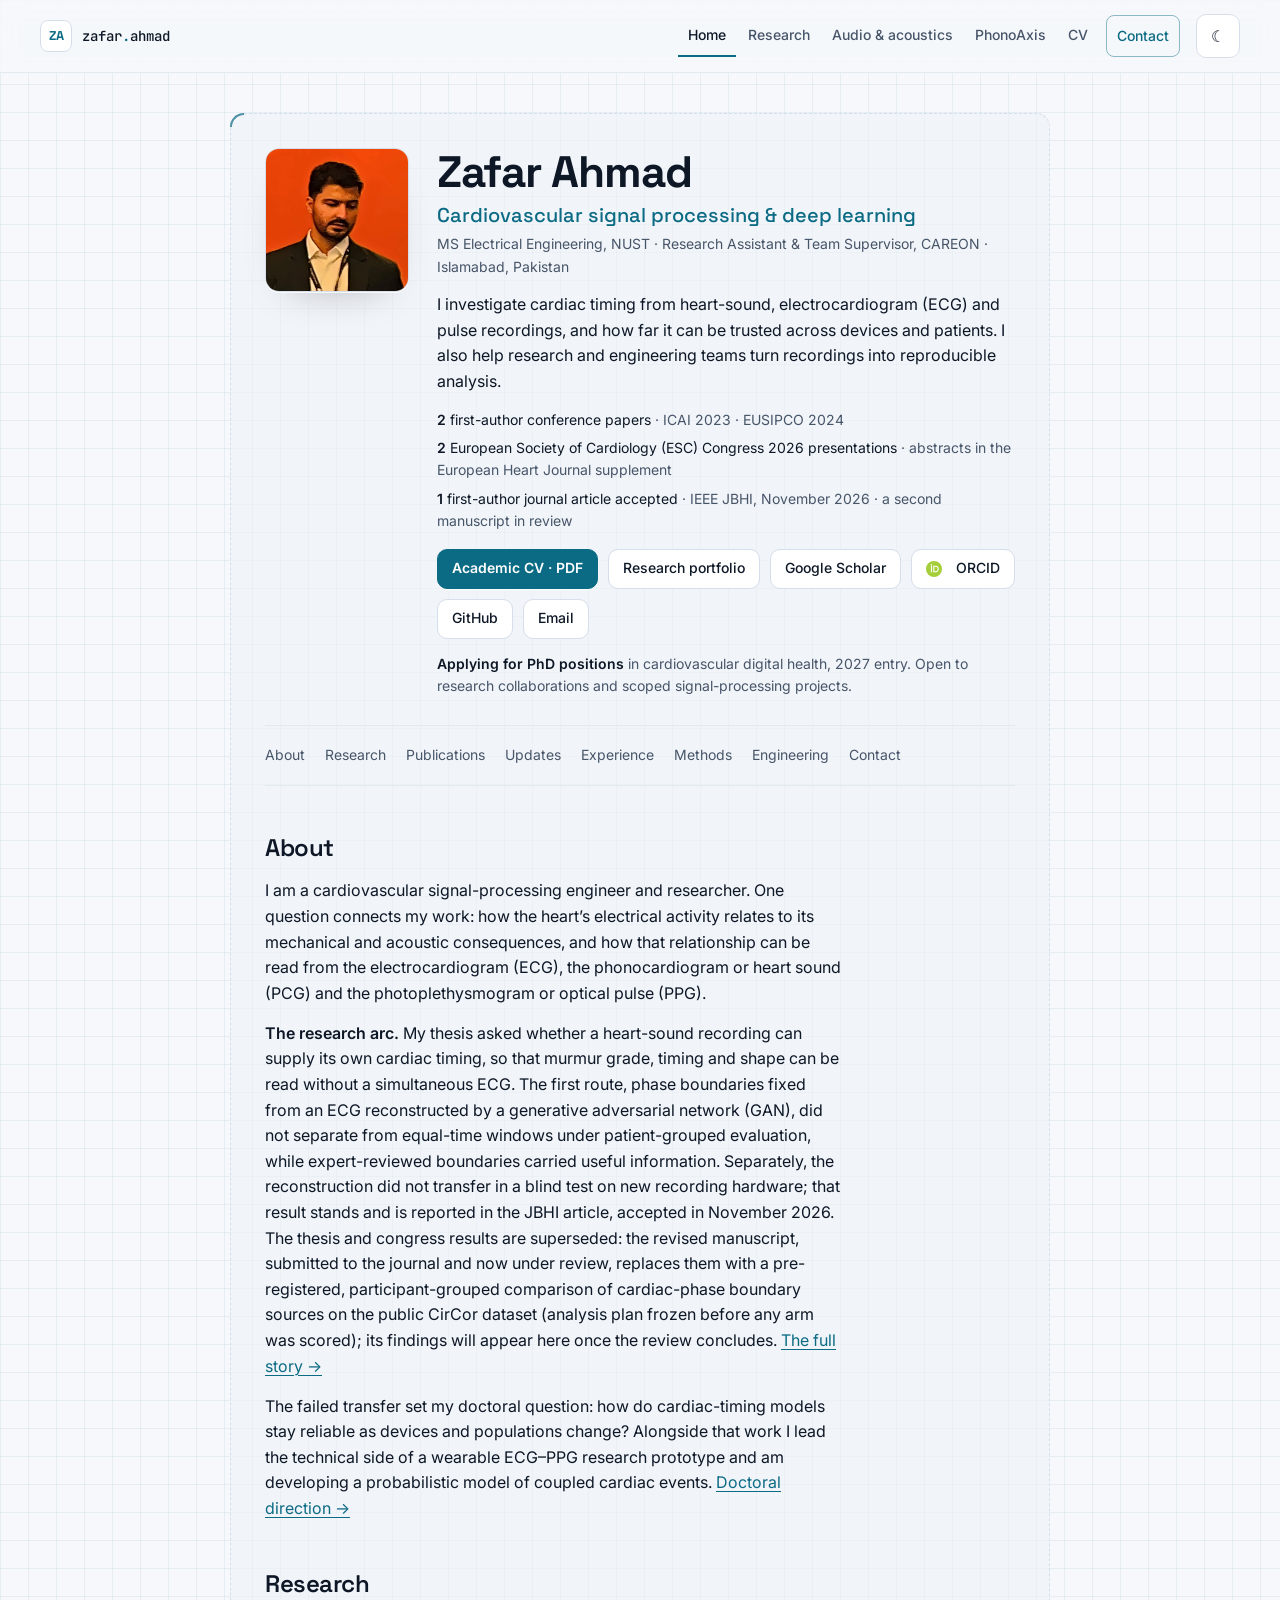
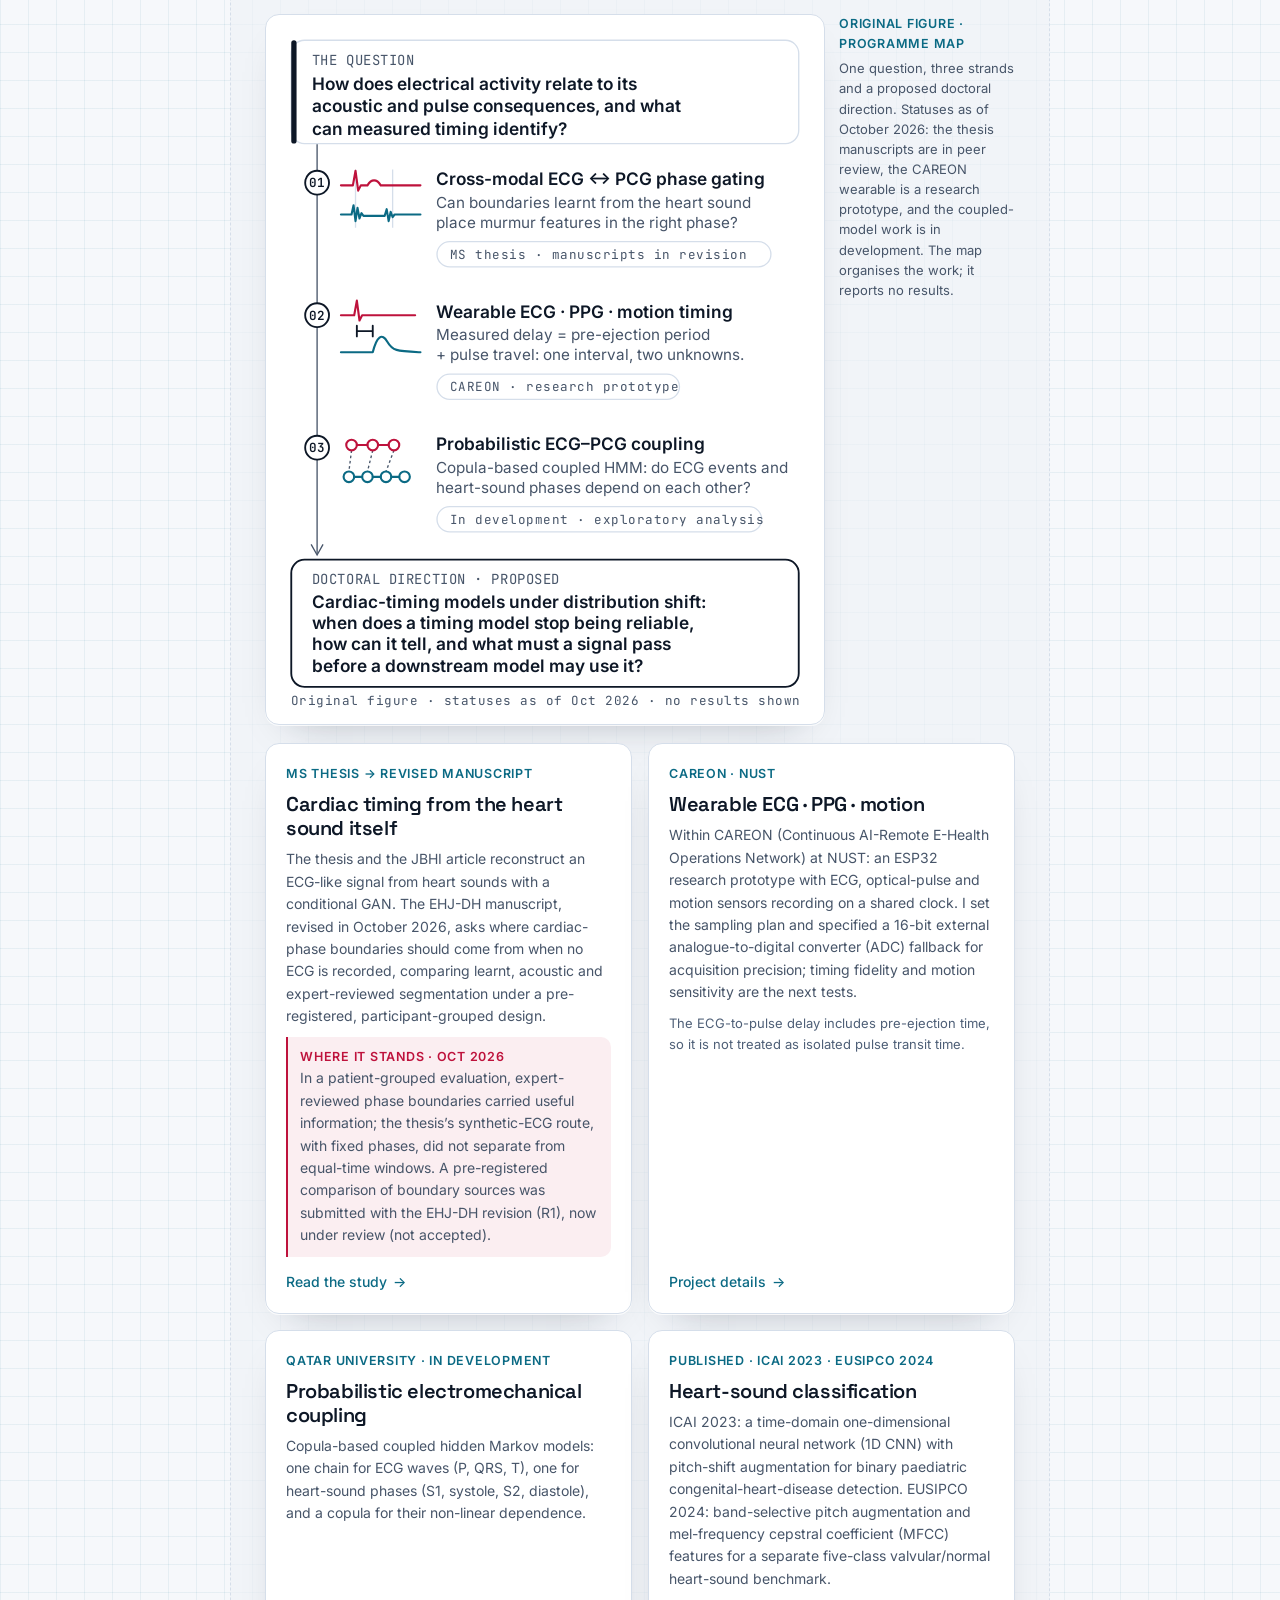
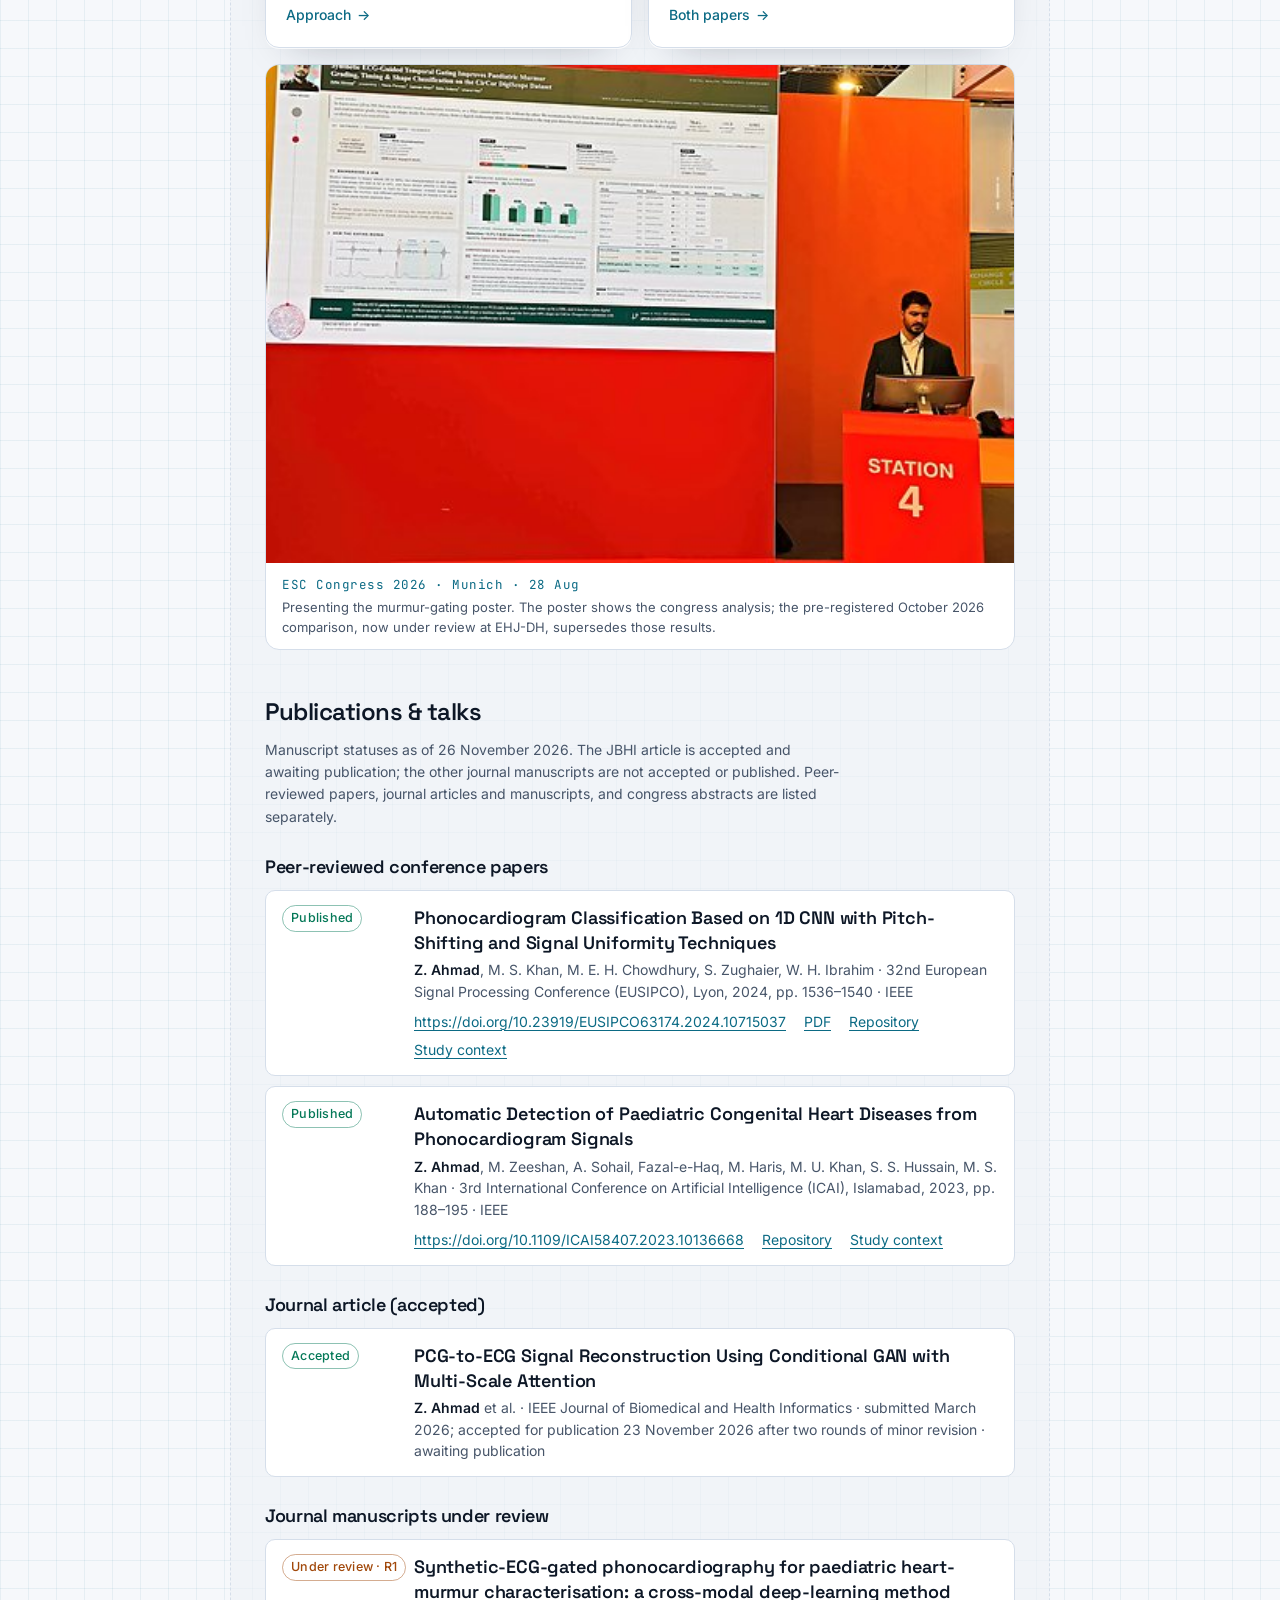
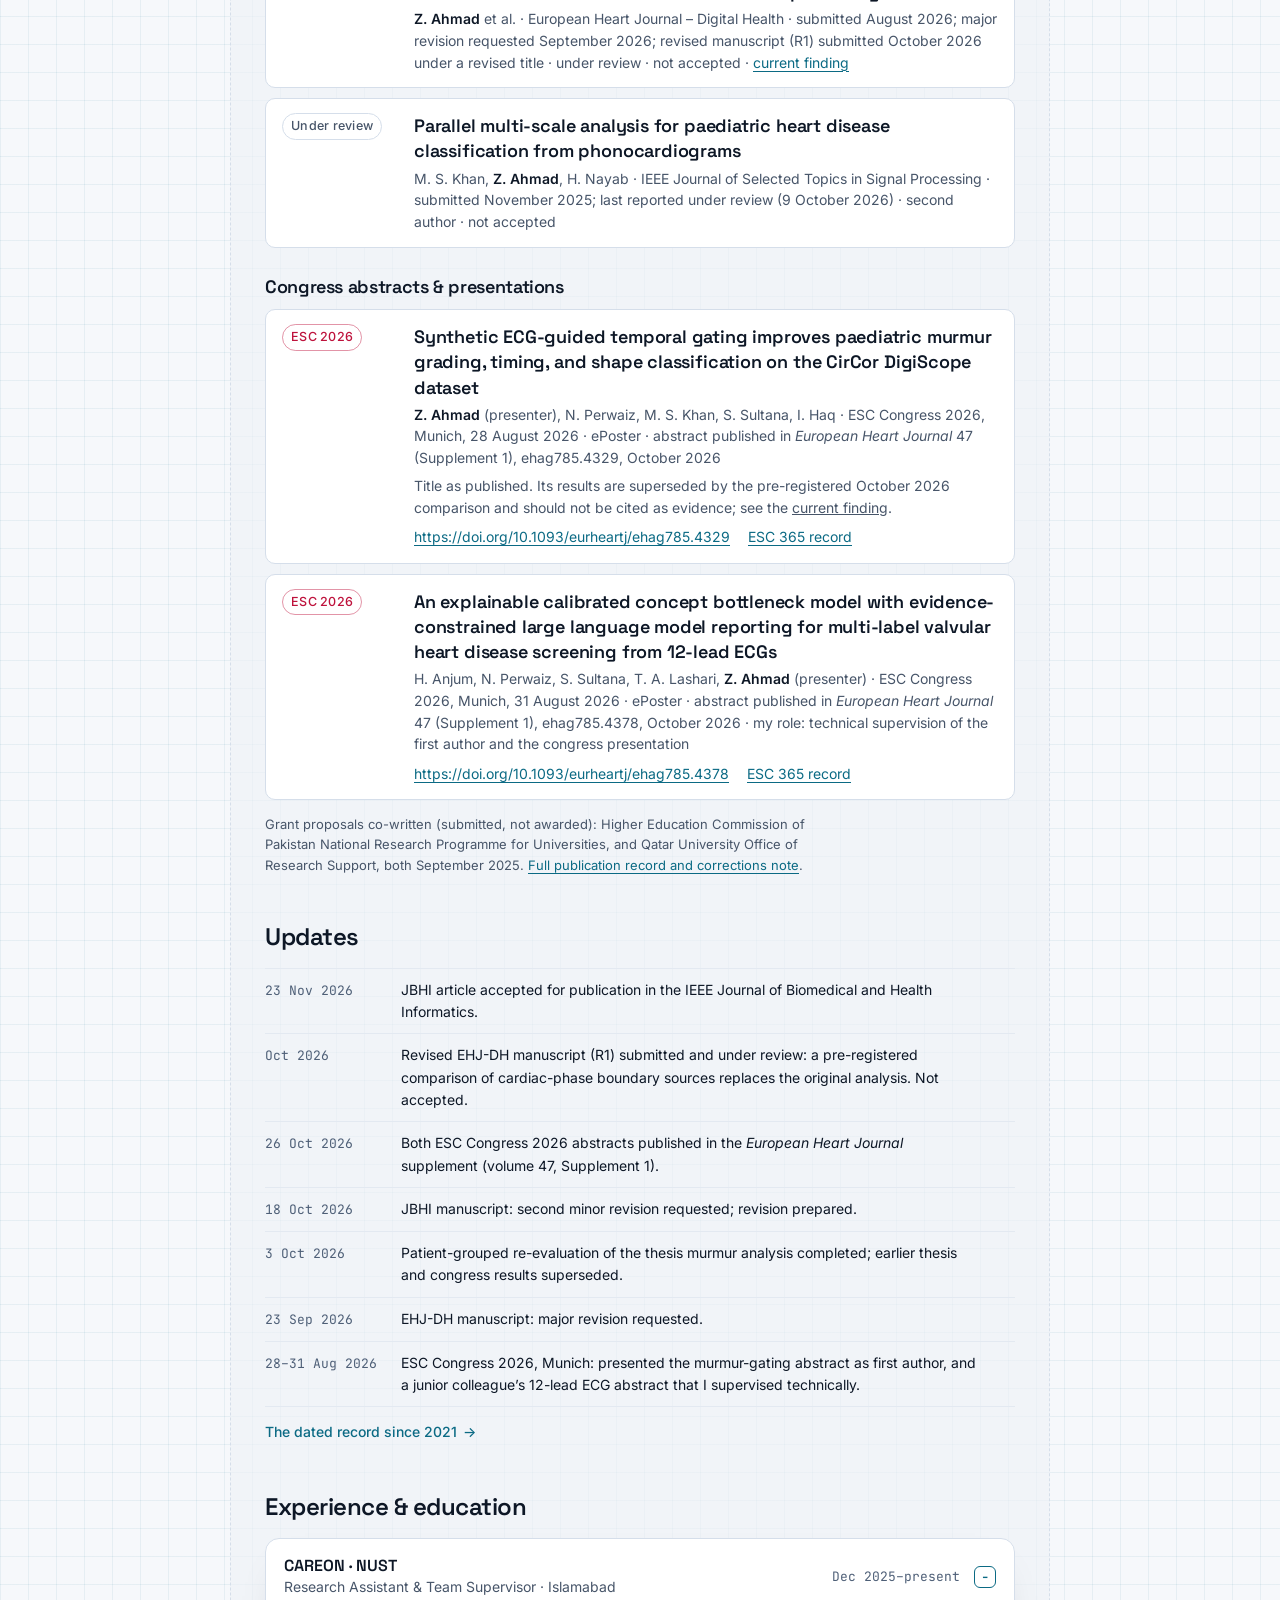
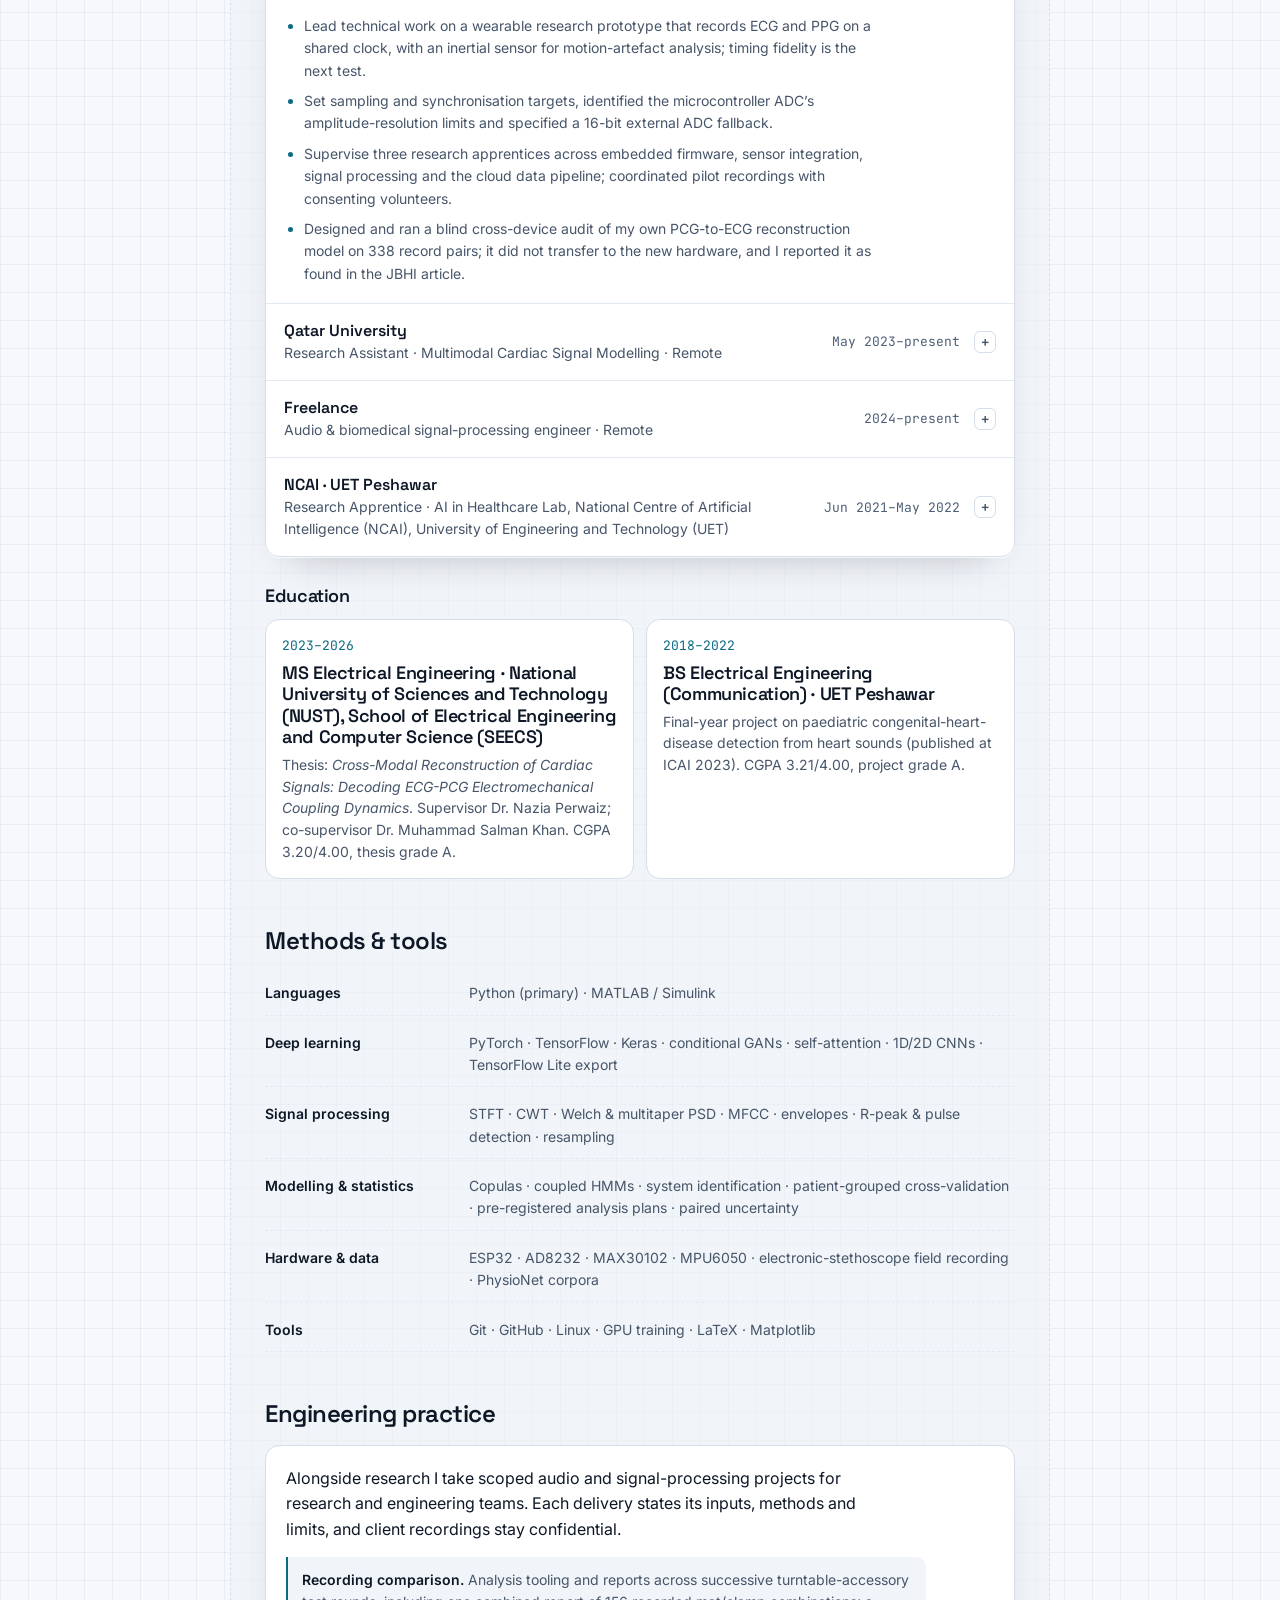
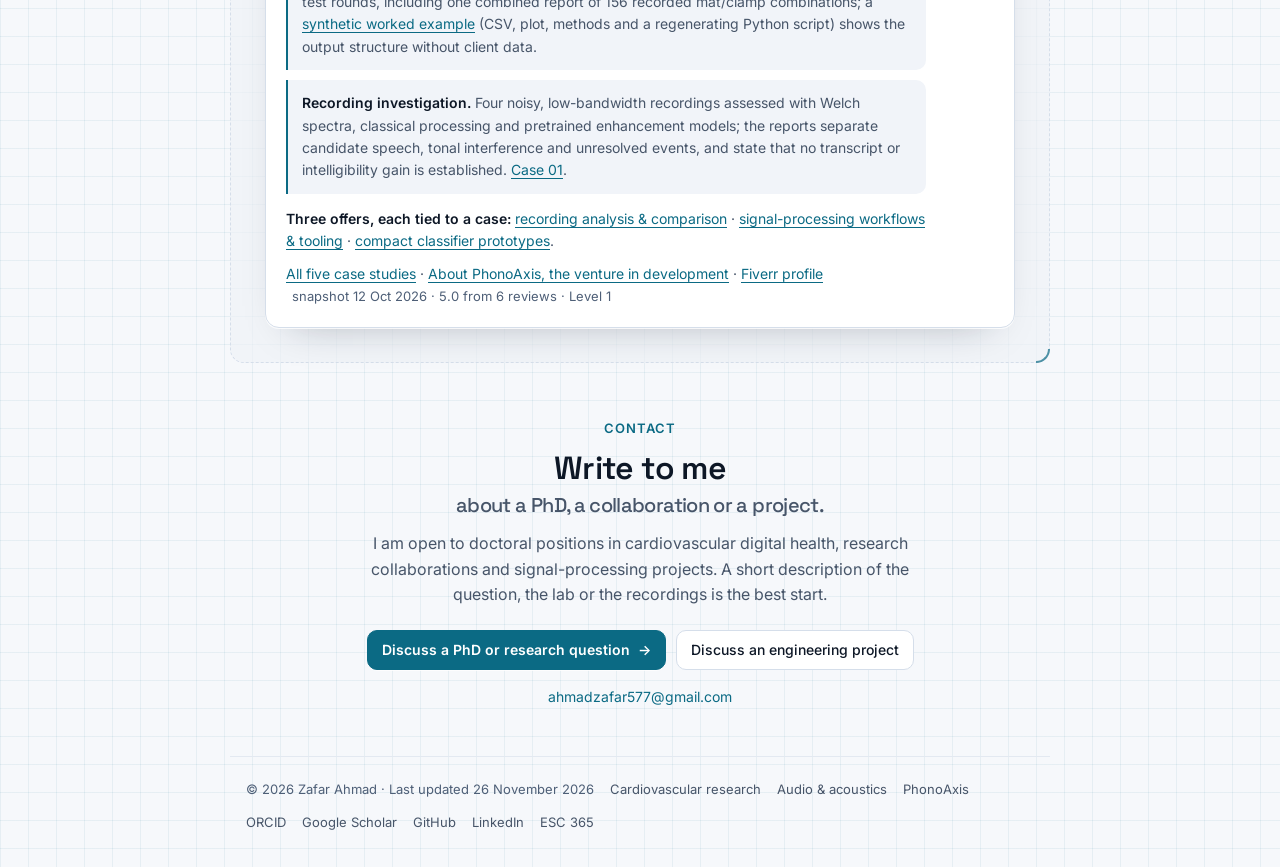
<file: index.html>
<!doctype html>
<html lang="en" data-theme="dark">
<head>
  <meta charset="utf-8">
  <meta name="viewport" content="width=device-width, initial-scale=1">
  <title>Zafar Ahmad — Cardiovascular Signal Processing &amp; Deep Learning</title>
  <meta name="description" content="Zafar Ahmad: cardiovascular signal-processing engineer and deep-learning researcher. Cardiac timing from ECG, heart-sound and PPG recordings, wearable sensing, publications, ESC Congress 2026 presentations and scoped audio and biomedical signal-processing engineering work.">
  <meta name="theme-color" content="#0a0e14">
  <link rel="canonical" href="https://zafar-ahmad-5359.github.io/">
  <meta property="og:type" content="profile">
  <meta property="og:site_name" content="Zafar Ahmad">
  <meta property="og:url" content="https://zafar-ahmad-5359.github.io/">
  <meta property="og:title" content="Zafar Ahmad — Cardiovascular Signal Processing &amp; Deep Learning">
  <meta property="og:description" content="Cardiac timing from ECG, heart-sound and PPG recordings, wearable sensing, publications and engineering case studies.">
  <meta property="og:image" content="https://zafar-ahmad-5359.github.io/assets/portfolio-social-preview.png">
  <meta property="og:image:width" content="1200"><meta property="og:image:height" content="630">
  <meta property="og:image:alt" content="Zafar Ahmad: cardiovascular signal processing and deep learning. Two first-author conference papers, ESC Congress 2026 presentations, and routes to research, audio engineering and PhonoAxis.">
  <meta name="twitter:card" content="summary_large_image">
  <meta name="twitter:title" content="Zafar Ahmad — Cardiovascular Signal Processing &amp; Deep Learning">
  <meta name="twitter:description" content="Cardiac timing from ECG, heart-sound and PPG recordings, wearable sensing, publications and engineering case studies.">
  <meta name="twitter:image" content="https://zafar-ahmad-5359.github.io/assets/portfolio-social-preview.png">
  <meta name="twitter:image:alt" content="Zafar Ahmad: cardiovascular signal processing and deep learning. Two first-author conference papers, ESC Congress 2026 presentations, and routes to research, audio engineering and PhonoAxis.">
  <link rel="icon" type="image/svg+xml" href="data:image/svg+xml,%3Csvg xmlns='http://www.w3.org/2000/svg' viewBox='0 0 32 32'%3E%3Crect width='32' height='32' rx='7' fill='%230a0e14'/%3E%3Cpath d='M4 17h6l3-8 4 15 3-7h8' fill='none' stroke='%2322d3ee' stroke-width='2.4' stroke-linecap='round' stroke-linejoin='round'/%3E%3C/svg%3E">
  <script src="theme.js"></script>
  <link rel="preconnect" href="https://fonts.googleapis.com"><link rel="preconnect" href="https://fonts.gstatic.com" crossorigin>
  <link rel="stylesheet" href="https://fonts.googleapis.com/css2?family=Inter:wght@400;500;600&amp;family=JetBrains+Mono:wght@400;500&amp;family=Space+Grotesk:wght@500;600;700&amp;display=swap" media="print" onload="this.media='all'">
  <noscript><link rel="stylesheet" href="https://fonts.googleapis.com/css2?family=Inter:wght@400;500;600&amp;family=JetBrains+Mono:wght@400;500&amp;family=Space+Grotesk:wght@500;600;700&amp;display=swap"></noscript>
  <link rel="stylesheet" href="tokens.css">
  <link rel="stylesheet" href="personal.css">
  <script src="personal.js" defer></script>
  <script type="application/ld+json">
  {"@context":"https://schema.org","@graph":[
    {"@type":"Person","@id":"https://zafar-ahmad-5359.github.io/#person","name":"Zafar Ahmad","givenName":"Zafar","familyName":"Ahmad","url":"https://zafar-ahmad-5359.github.io/","mainEntityOfPage":"https://zafar-ahmad-5359.github.io/","image":"https://zafar-ahmad-5359.github.io/assets/zafar-ahmad-480.jpg","email":"mailto:ahmadzafar577@gmail.com","jobTitle":"Research Assistant","description":"Electrical engineer and cardiovascular signal-processing researcher (MS Electrical Engineering, NUST, 2026) working on ECG, phonocardiogram and photoplethysmogram signal modelling, deep learning and wearable sensing.","knowsAbout":["Cardiovascular signal processing","Phonocardiography","Electrocardiography","Photoplethysmography","Deep learning","Wearable sensing"],"identifier":{"@type":"PropertyValue","propertyID":"ORCID","value":"0009-0005-2295-8548","url":"https://orcid.org/0009-0005-2295-8548"},"sameAs":["https://orcid.org/0009-0005-2295-8548","https://scholar.google.com/citations?user=D5W9TVwAAAAJ","https://github.com/ZAFAR-AHMAD-5359","https://www.linkedin.com/in/zafar-ahmad-ab87b6183/","https://esc365.escardio.org/person/1388860"],"alumniOf":[{"@type":"CollegeOrUniversity","name":"National University of Sciences and Technology (NUST)","sameAs":"https://nust.edu.pk/"},{"@type":"CollegeOrUniversity","name":"University of Engineering and Technology Peshawar","sameAs":"https://www.uetpeshawar.edu.pk/"}],"affiliation":[{"@type":"Organization","name":"School of Electrical Engineering and Computer Science, National University of Sciences and Technology (NUST)","sameAs":"https://seecs.nust.edu.pk/"},{"@type":"Organization","name":"College of Engineering, Qatar University","sameAs":"https://www.qu.edu.qa/"}]},
    {"@type":"ScholarlyArticle","@id":"https://doi.org/10.23919/EUSIPCO63174.2024.10715037","headline":"Phonocardiogram Classification Based on 1D CNN with Pitch-Shifting and Signal Uniformity Techniques","author":[{"@id":"https://zafar-ahmad-5359.github.io/#person"},{"@type":"Person","name":"Muhammad Salman Khan"},{"@type":"Person","name":"Muhammad E. H. Chowdhury"},{"@type":"Person","name":"Susu Zughaier"},{"@type":"Person","name":"Wanis Hamad Ibrahim"}],"datePublished":"2024-08-26","pagination":"1536-1540","isPartOf":{"@type":"Book","name":"2024 32nd European Signal Processing Conference (EUSIPCO)","publisher":{"@type":"Organization","name":"IEEE"}},"publication":{"@type":"PublicationEvent","name":"32nd European Signal Processing Conference (EUSIPCO 2024)","location":{"@type":"Place","name":"Lyon, France"},"startDate":"2024-08-26"},"publisher":{"@type":"Organization","name":"IEEE"},"identifier":{"@type":"PropertyValue","propertyID":"DOI","value":"10.23919/EUSIPCO63174.2024.10715037"},"url":"https://doi.org/10.23919/EUSIPCO63174.2024.10715037","sameAs":["https://ieeexplore.ieee.org/document/10715037","https://eurasip.org/Proceedings/Eusipco/Eusipco2024/pdfs/0001536.pdf"],"inLanguage":"en"},
    {"@type":"ScholarlyArticle","@id":"https://doi.org/10.1109/ICAI58407.2023.10136668","headline":"Automatic Detection of Paediatric Congenital Heart Diseases from Phonocardiogram Signals","author":[{"@id":"https://zafar-ahmad-5359.github.io/#person"},{"@type":"Person","name":"Muhammad Zeeshan"},{"@type":"Person","name":"Arshad Sohail"},{"@type":"Person","name":"Fazal-e-Haq"},{"@type":"Person","name":"Muhammad Haris"},{"@type":"Person","name":"Misha Urooj Khan"},{"@type":"Person","name":"Sayed Shahid Hussain"},{"@type":"Person","name":"Muhammad Salman Khan"}],"datePublished":"2023-02-22","pagination":"188-195","isPartOf":{"@type":"Book","name":"2023 3rd International Conference on Artificial Intelligence (ICAI)","publisher":{"@type":"Organization","name":"IEEE"}},"publication":{"@type":"PublicationEvent","name":"3rd International Conference on Artificial Intelligence (ICAI 2023)","location":{"@type":"Place","name":"Islamabad, Pakistan"},"startDate":"2023-02-22"},"publisher":{"@type":"Organization","name":"IEEE"},"identifier":{"@type":"PropertyValue","propertyID":"DOI","value":"10.1109/ICAI58407.2023.10136668"},"url":"https://doi.org/10.1109/ICAI58407.2023.10136668","sameAs":["https://ieeexplore.ieee.org/document/10136668"],"inLanguage":"en"}
  ]}
  </script>
</head>
<body>
  <a class="skip" href="#main">Skip to content</a>

  <header class="topbar">
    <a class="brand" href="#top" aria-label="Zafar Ahmad, back to top"><span class="brand-mark" aria-hidden="true">ZA</span><span class="brand-text">zafar<span>.</span>ahmad</span></a>
    <button class="home-menu-toggle" type="button" aria-controls="home-nav" aria-expanded="false" hidden>Menu <span aria-hidden="true">☰</span></button>
    <nav class="topnav" id="home-nav" aria-label="Site">
      <a href="index.html" aria-current="page">Home</a>
      <a href="research.html">Research</a>
      <a href="audio.html">Audio &amp; acoustics</a>
      <a href="startup.html">PhonoAxis</a>
      <a href="downloads/Zafar-Ahmad-Academic-CV.pdf">CV</a>
      <a href="#contact" class="nav-cta">Contact</a>
    </nav>
    <button class="theme-toggle" type="button" hidden aria-label="Switch colour theme"><span class="sun" aria-hidden="true">☀</span><span class="moon" aria-hidden="true">☾</span></button>
  </header>

  <main id="main">
    <div class="frame" id="top">

      <!-- Identity header -->
      <section class="profile" aria-labelledby="name">
        <div class="identity">
          <img class="portrait" src="assets/zafar-ahmad-480.jpg" width="480" height="480" alt="Zafar Ahmad" fetchpriority="high">
          <div class="name-block">
            <h1 id="name">Zafar Ahmad</h1>
            <p class="role">Cardiovascular signal processing &amp; deep learning</p>
            <p class="affil">MS Electrical Engineering, NUST · Research Assistant &amp; Team Supervisor, CAREON · Islamabad, Pakistan</p>
          </div>
          <p class="profile-intro">I investigate cardiac timing from heart-sound, electrocardiogram (ECG) and pulse recordings, and how far it can be trusted across devices and patients. I also help research and engineering teams turn recordings into reproducible analysis.</p>
          <ul class="proof" aria-label="At a glance">
            <li><b>2</b> first-author conference papers <span>ICAI 2023 · EUSIPCO 2024</span></li>
            <li><b>2</b> European Society of Cardiology (ESC) Congress 2026 presentations <span>abstracts in the European Heart Journal supplement</span></li>
            <li><b>1</b> first-author journal article accepted <span>IEEE JBHI, November 2026 · a second manuscript in review</span></li>
          </ul>
          <ul class="links" aria-label="Documents and profiles">
            <li><a class="btn btn-solid" href="downloads/Zafar-Ahmad-Academic-CV.pdf">Academic CV · PDF</a></li>
            <li><a class="btn" href="research.html">Research portfolio</a></li>
            <li><a class="btn" href="https://scholar.google.com/citations?user=D5W9TVwAAAAJ&amp;hl=en">Google Scholar</a></li>
            <li><a class="btn" href="https://orcid.org/0009-0005-2295-8548"><svg class="orcid-icon" viewBox="0 0 24 24" aria-hidden="true" focusable="false"><circle cx="12" cy="12" r="12" fill="#a6ce39"/><path fill="#fff" d="M7.4 7.3h1.6v9.4H7.4zM8.2 4.6a1 1 0 1 1 0 2 1 1 0 0 1 0-2zM10.9 7.3h3.6c3.1 0 4.7 2.2 4.7 4.7 0 2.7-1.9 4.7-4.7 4.7h-3.6zm1.6 1.4v6.6h2c2.3 0 3.1-1.7 3.1-3.3 0-1.7-1-3.3-3.1-3.3z"/></svg>ORCID</a></li>
            <li><a class="btn" href="https://github.com/ZAFAR-AHMAD-5359">GitHub</a></li>
            <li><a class="btn" href="mailto:ahmadzafar577@gmail.com">Email</a></li>
          </ul>
          <p class="availability"><b>Applying for PhD positions</b> in cardiovascular digital health, 2027 entry. Open to research collaborations and scoped signal-processing projects.</p>
        </div>
        <nav class="page-nav" aria-label="On this page">
          <a href="#about">About</a>
          <a href="#research">Research</a>
          <a href="#publications">Publications</a>
          <a href="#updates">Updates</a>
          <a href="#experience">Experience</a>
          <a href="#methods">Methods</a>
          <a href="#engineering">Engineering</a>
          <a href="#contact">Contact</a>
        </nav>
      </section>

      <!-- About -->
      <section class="block prose" id="about" aria-labelledby="about-title">
        <h2 id="about-title" class="block-title">About</h2>
        <p>I am a cardiovascular signal-processing engineer and researcher. One question connects my work: how the heart’s electrical activity relates to its mechanical and acoustic consequences, and how that relationship can be read from the electrocardiogram (ECG), the phonocardiogram or heart sound (PCG) and the photoplethysmogram or optical pulse (PPG).</p>
        <p><strong>The research arc.</strong> My thesis asked whether a heart-sound recording can supply its own cardiac timing, so that murmur grade, timing and shape can be read without a simultaneous ECG. The first route, phase boundaries fixed from an ECG reconstructed by a generative adversarial network (GAN), did not separate from equal-time windows under patient-grouped evaluation, while expert-reviewed boundaries carried useful information. Separately, the reconstruction did not transfer in a blind test on new recording hardware; that result stands and is reported in the JBHI article, accepted in November 2026. The thesis and congress results are superseded: the revised manuscript, submitted to the journal and now under review, replaces them with a pre-registered, participant-grouped comparison of cardiac-phase boundary sources on the public CirCor dataset (analysis plan frozen before any arm was scored); its findings will appear here once the review concludes. <a href="research.html#cross-modal">The full story <span aria-hidden="true">→</span></a></p>
        <p>The failed transfer set my doctoral question: how do cardiac-timing models stay reliable as devices and populations change? Alongside that work I lead the technical side of a wearable ECG–PPG research prototype and am developing a probabilistic model of coupled cardiac events. <a href="research.html#doctoral">Doctoral direction <span aria-hidden="true">→</span></a></p>
      </section>

      <!-- Research -->
      <section class="block" id="research" aria-labelledby="research-title">
        <h2 id="research-title" class="block-title">Research</h2>
        <figure class="fig-wrap" aria-labelledby="rm-cap">
          <div class="fig-card"><svg class="fig" xmlns="http://www.w3.org/2000/svg" viewBox="0 0 400 514" role="img" aria-labelledby="rm-t rm-d">
<title id="rm-t">Research map: one question, three strands and a proposed doctoral direction</title>
<desc id="rm-d">A programme map. The question at the top asks how the heart's electrical activity relates to its acoustic and pulse consequences and what measured timing can identify. Three numbered strands follow: 01 cross-modal ECG-to-PCG phase gating (MS thesis; manuscripts under revision); 02 wearable ECG, PPG and motion timing (CAREON research prototype; the measured ECG-to-pulse delay contains the pre-ejection period and pulse travel); 03 probabilistic ECG-PCG coupling with copula-based coupled hidden Markov models (in development; exploratory analysis). All three lead to a proposed doctoral direction: cardiac-timing models under distribution shift. When does a timing model stop being reliable, how can it tell, and what must a signal pass before a downstream model may use it? Statuses as of October 2026; no results are shown.</desc>
<style>
.fig{--f-ink:var(--portfolio-text,var(--text,#e6edf3));--f-mut:var(--portfolio-muted,var(--muted,#95a3b6));--f-line:var(--portfolio-line,var(--border,#29384e));--f-surf:var(--portfolio-surface,var(--surface,#111824));--f-ecg:var(--portfolio-research,var(--ecg,#fb91a7));--f-acc:var(--portfolio-brand,var(--accent,#22d3ee));font-family:Inter,system-ui,-apple-system,"Segoe UI",sans-serif}
@media (prefers-color-scheme:light){:root:not([data-theme]) .fig,:root:not([data-theme]).fig{--f-ink:#0d1726;--f-mut:#475569;--f-line:#d5deea;--f-surf:#fff;--f-ecg:#a72439;--f-acc:#0e7490}}
.fig text{fill:var(--f-ink);font-size:13px}
.fig .mono{font-family:"JetBrains Mono",ui-monospace,Menlo,Consolas,monospace;font-size:10.5px;letter-spacing:.04em}
.fig .mut{fill:var(--f-mut)}.fig .b{font-weight:600}.fig .s{font-size:11.5px}.fig .xs{font-size:9.5px}
.fig .ln{stroke:var(--f-line);fill:none}.fig .mk{stroke:var(--f-mut);fill:none}
.fig .ecg{stroke:var(--f-ecg);fill:none;stroke-width:1.6;stroke-linejoin:round;stroke-linecap:round}
.fig .acc{stroke:var(--f-acc);fill:none;stroke-width:1.6;stroke-linejoin:round;stroke-linecap:round}
.fig .ink{stroke:var(--f-ink);fill:none;stroke-width:1.4;stroke-linejoin:round;stroke-linecap:round}
.fig .wash{fill:var(--f-acc);fill-opacity:.12}.fig .f-ecg{fill:var(--f-ecg)}.fig .f-acc{fill:var(--f-acc)}.fig .f-ink{fill:var(--f-ink)}.fig .f-mut{fill:var(--f-mut)}.fig .f-surf{fill:var(--f-surf)}
</style>
<rect width="400" height="514" class="f-surf"/>
<rect x="8.5" y="8.5" width="383" height="78" rx="10" class="ln"/><rect x="8.5" y="8.5" width="4" height="78" rx="2" class="f-ink"/>
<text x="24" y="27" class="mono mut">THE QUESTION</text>
<text x="24" y="46" class="b">How does electrical activity relate to its</text><text x="24" y="63" class="b">acoustic and pulse consequences, and what</text><text x="24" y="80" class="b">can measured timing identify?</text>
<path d="M28 87V396" class="mk"/><path d="M23.5 389l4.5 8 4.5-8" class="mk"/>
<circle cx="28" cy="116" r="9" class="f-surf ink"/><text x="28" y="119.5" class="mono xs b" text-anchor="middle">01</text>
<text x="118" y="118" class="b">Cross-modal ECG ↔ PCG phase gating</text>
<text x="118" y="135" class="s mut">Can boundaries learnt from the heart sound</text><text x="118" y="150" class="s mut">place murmur features in the right phase?</text>
<rect x="118.5" y="160.5" width="252" height="19" rx="9.5" class="ln"/><text x="128" y="173.5" class="mono xs mut">MS thesis · manuscripts in revision</text>
<circle cx="28" cy="216" r="9" class="f-surf ink"/><text x="28" y="219.5" class="mono xs b" text-anchor="middle">02</text>
<text x="118" y="218" class="b">Wearable ECG · PPG · motion timing</text>
<text x="118" y="235" class="s mut">Measured delay = pre-ejection period</text><text x="118" y="250" class="s mut">+ pulse travel: one interval, two unknowns.</text>
<rect x="118.5" y="260.5" width="183" height="19" rx="9.5" class="ln"/><text x="128" y="273.5" class="mono xs mut">CAREON · research prototype</text>
<circle cx="28" cy="316" r="9" class="f-surf ink"/><text x="28" y="319.5" class="mono xs b" text-anchor="middle">03</text>
<text x="118" y="318" class="b">Probabilistic ECG–PCG coupling</text>
<text x="118" y="335" class="s mut">Copula-based coupled HMM: do ECG events and</text><text x="118" y="350" class="s mut">heart-sound phases depend on each other?</text>
<rect x="118.5" y="360.5" width="245" height="19" rx="9.5" class="ln"/><text x="128" y="373.5" class="mono xs mut">In development · exploratory analysis</text>
<path d="M57 106v44M85 106v44" class="ln"/>
<path d="M46 118h9l2-11 2 15 2-4h5c3-5 7-5 10 0h30" class="ecg"/>
<path d="M46 140h8l1.5-7 1.5 12 1.5-10 1.5 8 1.5-4 1.5 2h16l1.5-5 1.5 9 1.5-7 1.5 4 1.5-2h19.5" class="acc"/>
<path d="M46 216h10l2-11 2 15 2-4h40" class="ecg"/>
<path d="M46 244h24c3-12 7-15 11-8s7 7 25 8" class="acc"/>
<path d="M58 224v8M70 224v8M58 228h12" class="ink"/>
<path d="M54 318l-2 16M70 318l-4 16M86 318l-6 16" class="mk" stroke-dasharray="2 2"/>
<path d="M58 314h8M74 314h8" class="ecg"/><circle cx="54" cy="314" r="4" class="ecg"/><circle cx="70" cy="314" r="4" class="ecg"/><circle cx="86" cy="314" r="4" class="ecg"/>
<path d="M56 338h6M70 338h6M84 338h6" class="acc"/><circle cx="52" cy="338" r="4" class="acc"/><circle cx="66" cy="338" r="4" class="acc"/><circle cx="80" cy="338" r="4" class="acc"/><circle cx="94" cy="338" r="4" class="acc"/>
<rect x="8.5" y="400.5" width="383" height="96" rx="10" class="ink"/>
<text x="24" y="419" class="mono mut">DOCTORAL DIRECTION · PROPOSED</text>
<text x="24" y="437" class="b" font-size="12.5">Cardiac-timing models under distribution shift:</text><text x="24" y="453" class="b" font-size="12.5">when does a timing model stop being reliable,</text><text x="24" y="469" class="b" font-size="12.5">how can it tell, and what must a signal pass</text><text x="24" y="485" class="b" font-size="12.5">before a downstream model may use it?</text>
<text x="8" y="510" class="mono xs mut">Original figure · statuses as of Oct 2026 · no results shown</text>
</svg></div>
          <figcaption id="rm-cap"><span class="fig-label">Original figure · programme map</span>One question, three strands and a proposed doctoral direction. Statuses as of October 2026: the thesis manuscripts are in peer review, the CAREON wearable is a research prototype, and the coupled-model work is in development. The map organises the work; it reports no results.</figcaption>
        </figure>
        <div class="cards">
          <article class="card">
            <p class="card-tag">MS thesis → revised manuscript</p>
            <h3>Cardiac timing from the heart sound itself</h3>
            <p>The thesis and the JBHI article reconstruct an ECG-like signal from heart sounds with a conditional GAN. The EHJ-DH manuscript, revised in October 2026, asks where cardiac-phase boundaries should come from when no ECG is recorded, comparing learnt, acoustic and expert-reviewed segmentation under a pre-registered, participant-grouped design.</p>
            <p class="finding"><span>Where it stands · Oct 2026</span> In a patient-grouped evaluation, expert-reviewed phase boundaries carried useful information; the thesis’s synthetic-ECG route, with fixed phases, did not separate from equal-time windows. A pre-registered comparison of boundary sources was submitted with the EHJ-DH revision (R1), now under review (not accepted).</p>
            <a class="more" href="research.html#cross-modal">Read the study <span aria-hidden="true">→</span></a>
          </article>
          <article class="card">
            <p class="card-tag">CAREON · NUST</p>
            <h3>Wearable ECG · PPG · motion</h3>
            <p>Within CAREON (Continuous AI-Remote E-Health Operations Network) at NUST: an ESP32 research prototype with ECG, optical-pulse and motion sensors recording on a shared clock. I set the sampling plan and specified a 16-bit external analogue-to-digital converter (ADC) fallback for acquisition precision; timing fidelity and motion sensitivity are the next tests.</p>
            <p class="note-line">The ECG-to-pulse delay includes pre-ejection time, so it is not treated as isolated pulse transit time.</p>
            <a class="more" href="research.html#wearables">Project details <span aria-hidden="true">→</span></a>
          </article>
          <article class="card">
            <p class="card-tag">Qatar University · in development</p>
            <h3>Probabilistic electromechanical coupling</h3>
            <p>Copula-based coupled hidden Markov models: one chain for ECG waves (P, QRS, T), one for heart-sound phases (S1, systole, S2, diastole), and a copula for their non-linear dependence.</p>
            <a class="more" href="research.html#coupled-hmm">Approach <span aria-hidden="true">→</span></a>
          </article>
          <article class="card">
            <p class="card-tag">Published · ICAI 2023 · EUSIPCO 2024</p>
            <h3>Heart-sound classification</h3>
            <p>ICAI 2023: a time-domain one-dimensional convolutional neural network (1D CNN) with pitch-shift augmentation for binary paediatric congenital-heart-disease detection. EUSIPCO 2024: band-selective pitch augmentation and mel-frequency cepstral coefficient (MFCC) features for a separate five-class valvular/normal heart-sound benchmark.</p>
            <a class="more" href="research.html#heart-sound-studies">Both papers <span aria-hidden="true">→</span></a>
          </article>
        </div>
        <figure class="stage">
          <img src="assets/esc-2026-station-800.jpg" srcset="assets/esc-2026-station-480.jpg 480w, assets/esc-2026-station-800.jpg 800w, assets/esc-2026-station-1200.jpg 1200w" sizes="(min-width: 820px) 700px, calc(100vw - 48px)" width="1200" height="800" loading="lazy" alt="Zafar Ahmad presenting at Station 4 beside his poster at ESC Congress 2026 in Munich">
          <figcaption><span class="mono">ESC Congress 2026 · Munich · 28 Aug</span> Presenting the murmur-gating poster. The poster shows the congress analysis; the pre-registered October 2026 comparison, now under review at EHJ-DH, supersedes those results.</figcaption>
        </figure>
      </section>

      <!-- Publications -->
      <section class="block" id="publications" aria-labelledby="pubs-title">
        <h2 id="pubs-title" class="block-title">Publications &amp; talks</h2>
        <p class="publication-note">Manuscript statuses as of 26 November 2026. The JBHI article is accepted and awaiting publication; the other journal manuscripts are not accepted or published. Peer-reviewed papers, journal articles and manuscripts, and congress abstracts are listed separately.</p>
        <div class="pub-group">
          <h3 class="sub-title">Peer-reviewed conference papers</h3>
          <ol class="pubs">
            <li><span class="pill pill-ok">Published</span><div><p class="pub-title">Phonocardiogram Classification Based on 1D CNN with Pitch-Shifting and Signal Uniformity Techniques</p><p class="pub-meta"><b>Z. Ahmad</b>, M. S. Khan, M. E. H. Chowdhury, S. Zughaier, W. H. Ibrahim · 32nd European Signal Processing Conference (EUSIPCO), Lyon, 2024, pp. 1536–1540 · IEEE</p><p class="pub-links"><a href="https://doi.org/10.23919/EUSIPCO63174.2024.10715037">https://doi.org/10.23919/EUSIPCO63174.2024.10715037</a><a href="https://eurasip.org/Proceedings/Eusipco/Eusipco2024/pdfs/0001536.pdf">PDF</a><a href="https://github.com/ZAFAR-AHMAD-5359/Phonocardiogram-Classification-with-1D-CNN">Repository</a><a href="research.html#eusipco-study">Study context</a></p></div></li>
            <li><span class="pill pill-ok">Published</span><div><p class="pub-title">Automatic Detection of Paediatric Congenital Heart Diseases from Phonocardiogram Signals</p><p class="pub-meta"><b>Z. Ahmad</b>, M. Zeeshan, A. Sohail, Fazal-e-Haq, M. Haris, M. U. Khan, S. S. Hussain, M. S. Khan · 3rd International Conference on Artificial Intelligence (ICAI), Islamabad, 2023, pp. 188–195 · IEEE</p><p class="pub-links"><a href="https://doi.org/10.1109/ICAI58407.2023.10136668">https://doi.org/10.1109/ICAI58407.2023.10136668</a><a href="https://github.com/ZAFAR-AHMAD-5359/PCG-Pediatric-CHD-Detection">Repository</a><a href="research.html#icai-study">Study context</a></p></div></li>
          </ol>
        </div>
        <div class="pub-group">
          <h3 class="sub-title">Journal article (accepted)</h3>
          <ol class="pubs">
            <li><span class="pill pill-ok">Accepted</span><div><p class="pub-title">PCG-to-ECG Signal Reconstruction Using Conditional GAN with Multi-Scale Attention</p><p class="pub-meta"><b>Z. Ahmad</b> et al. · IEEE Journal of Biomedical and Health Informatics · submitted March 2026; accepted for publication 23 November 2026 after two rounds of minor revision · awaiting publication</p></div></li>
          </ol>
        </div>
        <div class="pub-group">
          <h3 class="sub-title">Journal manuscripts under review</h3>
          <ol class="pubs">
            <li><span class="pill pill-rev">Under review · R1</span><div><p class="pub-title">Synthetic-ECG-gated phonocardiography for paediatric heart-murmur characterisation: a cross-modal deep-learning method</p><p class="pub-meta"><b>Z. Ahmad</b> et al. · European Heart Journal – Digital Health · submitted August 2026; major revision requested September 2026; revised manuscript (R1) submitted October 2026 under a revised title · under review · not accepted · <a href="research.html#current-evaluation">current finding</a></p></div></li>
            <li><span class="pill">Under review</span><div><p class="pub-title">Parallel multi-scale analysis for paediatric heart disease classification from phonocardiograms</p><p class="pub-meta">M. S. Khan, <b>Z. Ahmad</b>, H. Nayab · IEEE Journal of Selected Topics in Signal Processing · submitted November 2025; last reported under review (9 October 2026) · second author · not accepted</p></div></li>
          </ol>
        </div>
        <div class="pub-group">
          <h3 class="sub-title">Congress abstracts &amp; presentations</h3>
          <ol class="pubs">
            <li><span class="pill pill-talk">ESC 2026</span><div><p class="pub-title">Synthetic ECG-guided temporal gating improves paediatric murmur grading, timing, and shape classification on the CirCor DigiScope dataset</p><p class="pub-meta"><b>Z. Ahmad</b> (presenter), N. Perwaiz, M. S. Khan, S. Sultana, I. Haq · ESC Congress 2026, Munich, 28 August 2026 · ePoster · abstract published in <i>European Heart Journal</i> 47 (Supplement 1), ehag785.4329, October 2026</p><p class="pub-note">Title as published. Its results are superseded by the pre-registered October 2026 comparison and should not be cited as evidence; see the <a href="research.html#current-evaluation">current finding</a>.</p><p class="pub-links"><a href="https://doi.org/10.1093/eurheartj/ehag785.4329">https://doi.org/10.1093/eurheartj/ehag785.4329</a><a href="https://esc365.escardio.org/presentation/326239">ESC 365 record</a></p></div></li>
            <li><span class="pill pill-talk">ESC 2026</span><div><p class="pub-title">An explainable calibrated concept bottleneck model with evidence-constrained large language model reporting for multi-label valvular heart disease screening from 12-lead ECGs</p><p class="pub-meta">H. Anjum, N. Perwaiz, S. Sultana, T. A. Lashari, <b>Z. Ahmad</b> (presenter) · ESC Congress 2026, Munich, 31 August 2026 · ePoster · abstract published in <i>European Heart Journal</i> 47 (Supplement 1), ehag785.4378, October 2026 · my role: technical supervision of the first author and the congress presentation</p><p class="pub-links"><a href="https://doi.org/10.1093/eurheartj/ehag785.4378">https://doi.org/10.1093/eurheartj/ehag785.4378</a><a href="https://esc365.escardio.org/presentation/326198">ESC 365 record</a></p></div></li>
          </ol>
        </div>
        <p class="small">Grant proposals co-written (submitted, not awarded): Higher Education Commission of Pakistan National Research Programme for Universities, and Qatar University Office of Research Support, both September 2025. <a href="research.html#publications">Full publication record and corrections note</a>.</p>
      </section>

      <!-- Updates -->
      <section class="block" id="updates" aria-labelledby="updates-title">
        <h2 id="updates-title" class="block-title">Updates</h2>
        <ol class="updates" reversed>
          <li><time datetime="2026-11-23">23 Nov 2026</time><p>JBHI article accepted for publication in the IEEE Journal of Biomedical and Health Informatics.</p></li>
          <li><time datetime="2026-10">Oct 2026</time><p>Revised EHJ-DH manuscript (R1) submitted and under review: a pre-registered comparison of cardiac-phase boundary sources replaces the original analysis. Not accepted.</p></li>
          <li><time datetime="2026-10-26">26 Oct 2026</time><p>Both ESC Congress 2026 abstracts published in the <i>European Heart Journal</i> supplement (volume 47, Supplement 1).</p></li>
          <li><time datetime="2026-10-18">18 Oct 2026</time><p>JBHI manuscript: second minor revision requested; revision prepared.</p></li>
          <li><time datetime="2026-10-03">3 Oct 2026</time><p>Patient-grouped re-evaluation of the thesis murmur analysis completed; earlier thesis and congress results superseded.</p></li>
          <li><time datetime="2026-09-23">23 Sep 2026</time><p>EHJ-DH manuscript: major revision requested.</p></li>
          <li><time datetime="2026-08-28">28–31 Aug 2026</time><p>ESC Congress 2026, Munich: presented the murmur-gating abstract as first author, and a junior colleague’s 12-lead ECG abstract that I supervised technically.</p></li>
        </ol>
        <a class="more" href="research.html#updates">The dated record since 2021 <span aria-hidden="true">→</span></a>
      </section>

      <!-- Experience -->
      <section class="block" id="experience" aria-labelledby="experience-title">
        <h2 id="experience-title" class="block-title">Experience &amp; education</h2>
        <div class="accordion">
          <details open>
            <summary><span class="acc-main"><b>CAREON · NUST</b><span>Research Assistant &amp; Team Supervisor · Islamabad</span></span><span class="acc-date">Dec 2025–present</span></summary>
            <ul>
              <li>Lead technical work on a wearable research prototype that records ECG and PPG on a shared clock, with an inertial sensor for motion-artefact analysis; timing fidelity is the next test.</li>
              <li>Set sampling and synchronisation targets, identified the microcontroller ADC’s amplitude-resolution limits and specified a 16-bit external ADC fallback.</li>
              <li>Supervise three research apprentices across embedded firmware, sensor integration, signal processing and the cloud data pipeline; coordinated pilot recordings with consenting volunteers.</li>
              <li>Designed and ran a blind cross-device audit of my own PCG-to-ECG reconstruction model on 338 record pairs; it did not transfer to the new hardware, and I reported it as found in the JBHI article.</li>
            </ul>
          </details>
          <details>
            <summary><span class="acc-main"><b>Qatar University</b><span>Research Assistant · Multimodal Cardiac Signal Modelling · Remote</span></span><span class="acc-date">May 2023–present</span></summary>
            <ul>
              <li>Designed band-selective pitch augmentation that keeps the diagnostic band intact, with an MFCC-based 1D CNN for five-class heart-sound classification (EUSIPCO 2024, first author).</li>
              <li>Developing a copula-based coupled hidden Markov model for simultaneous ECG and PCG (since September 2024); exploratory dependence analysis at rest and during exercise so far.</li>
              <li>Co-wrote a submitted grant proposal on simultaneous PCG and ECG analysis (Qatar University Office of Research Support, September 2025).</li>
            </ul>
          </details>
          <details>
            <summary><span class="acc-main"><b>Freelance</b><span>Audio &amp; biomedical signal-processing engineer · Remote</span></span><span class="acc-date">2024–present</span></summary>
            <ul>
              <li>Recording investigation, repeated acoustic comparison reports and an offline audio-to-motion prototype for international clients; see the <a href="audio.html">engineering case studies</a>.</li>
              <li>Public profile: <a href="https://www.fiverr.com/zafarahmad577">Fiverr</a> (snapshot 12 October 2026: 5.0 from six reviews, Level 1 seller).</li>
            </ul>
          </details>
          <details>
            <summary><span class="acc-main"><b>NCAI · UET Peshawar</b><span>Research Apprentice · AI in Healthcare Lab, National Centre of Artificial Intelligence (NCAI), University of Engineering and Technology (UET)</span></span><span class="acc-date">Jun 2021–May 2022</span></summary>
            <ul>
              <li>Collected paediatric heart sounds with an electronic stethoscope at two tertiary hospitals and six schools, with cardiologist-supported, echocardiography-confirmed annotation.</li>
              <li>Wrote the collection procedures, consent documents and clinical questionnaires used for institutional review; took part in school screening and referral.</li>
              <li>Trained 1D convolutional networks with pitch-shift augmentation for paediatric congenital-heart-disease detection (ICAI 2023, first author). Best Summer Intern Award, 2022.</li>
            </ul>
          </details>
        </div>
        <h3 class="sub-title">Education</h3>
        <div class="edu">
          <div><p class="edu-date">2023–2026</p><h4>MS Electrical Engineering · National University of Sciences and Technology (NUST), School of Electrical Engineering and Computer Science (SEECS)</h4><p>Thesis: <em>Cross-Modal Reconstruction of Cardiac Signals: Decoding ECG-PCG Electromechanical Coupling Dynamics</em>. Supervisor Dr. Nazia Perwaiz; co-supervisor Dr. Muhammad Salman Khan. CGPA 3.20/4.00, thesis grade A.</p></div>
          <div><p class="edu-date">2018–2022</p><h4>BS Electrical Engineering (Communication) · UET Peshawar</h4><p>Final-year project on paediatric congenital-heart-disease detection from heart sounds (published at ICAI 2023). CGPA 3.21/4.00, project grade A.</p></div>
        </div>
      </section>

      <!-- Methods and tools -->
      <section class="block" id="methods" aria-labelledby="methods-title">
        <h2 id="methods-title" class="block-title">Methods &amp; tools</h2>
        <ul class="stack-list">
          <li><b>Languages</b><span>Python (primary) · MATLAB / Simulink</span></li>
          <li><b>Deep learning</b><span>PyTorch · TensorFlow · Keras · conditional GANs · self-attention · 1D/2D CNNs · TensorFlow Lite export</span></li>
          <li><b>Signal processing</b><span>STFT · CWT · Welch &amp; multitaper PSD · MFCC · envelopes · R-peak &amp; pulse detection · resampling</span></li>
          <li><b>Modelling &amp; statistics</b><span>Copulas · coupled HMMs · system identification · patient-grouped cross-validation · pre-registered analysis plans · paired uncertainty</span></li>
          <li><b>Hardware &amp; data</b><span>ESP32 · AD8232 · MAX30102 · MPU6050 · electronic-stethoscope field recording · PhysioNet corpora</span></li>
          <li><b>Tools</b><span>Git · GitHub · Linux · GPU training · LaTeX · Matplotlib</span></li>
        </ul>
      </section>

      <!-- Engineering practice -->
      <section class="block" id="engineering" aria-labelledby="engineering-title">
        <h2 id="engineering-title" class="block-title">Engineering practice</h2>
        <div class="practice">
          <p class="practice-lead">Alongside research I take scoped audio and signal-processing projects for research and engineering teams. Each delivery states its inputs, methods and limits, and client recordings stay confidential.</p>
          <ul class="practice-cases">
            <li><b>Recording comparison.</b> Analysis tooling and reports across successive turntable-accessory test rounds, including one combined report of 156 recorded mat/clamp combinations; a <a href="audio.html#comparison-demo">synthetic worked example</a> (CSV, plot, methods and a regenerating Python script) shows the output structure without client data.</li>
            <li><b>Recording investigation.</b> Four noisy, low-bandwidth recordings assessed with Welch spectra, classical processing and pretrained enhancement models; the reports separate candidate speech, tonal interference and unresolved events, and state that no transcript or intelligibility gain is established. <a href="audio.html#restoration">Case 01</a>.</li>
          </ul>
          <p class="practice-offers"><b>Three offers, each tied to a case:</b> <a href="audio.html#restoration">recording analysis &amp; comparison</a> · <a href="audio.html#comparison-demo">signal-processing workflows &amp; tooling</a> · <a href="audio.html#compact-classifier">compact classifier prototypes</a>.</p>
          <p class="practice-meta"><a href="audio.html">All five case studies</a> · <a href="startup.html">About PhonoAxis, the venture in development</a> · <a href="https://www.fiverr.com/zafarahmad577">Fiverr profile</a><span class="snapshot">snapshot 12 Oct 2026 · 5.0 from 6 reviews · Level 1</span></p>
        </div>
      </section>
    </div>

    <!-- Contact -->
    <section class="closing" id="contact" aria-labelledby="contact-title">
      <p class="closing-kicker">Contact</p>
      <h2 id="contact-title">Write to me<span>about a PhD, a collaboration or a project.</span></h2>
      <p>I am open to doctoral positions in cardiovascular digital health, research collaborations and signal-processing projects. A short description of the question, the lab or the recordings is the best start.</p>
      <div class="closing-actions">
        <a class="btn btn-solid" href="mailto:ahmadzafar577@gmail.com?subject=PhD%20or%20cardiovascular%20research%20opportunity">Discuss a PhD or research question <span aria-hidden="true">→</span></a>
        <a class="btn" href="mailto:ahmadzafar577@gmail.com?subject=Audio%20or%20signal-processing%20project&amp;body=Goal%3A%20%0D%0AInput%20format%20and%20approximate%20duration%20or%20volume%3A%20%0D%0AAcquisition%20conditions%3A%20%0D%0ARequired%20outputs%3A%20%0D%0ATarget%20platform%20or%20deadline%3A%20%0D%0AAny%20confidentiality%20or%20data-handling%20constraints%3A%20">Discuss an engineering project</a>
      </div>
      <p class="email"><a href="mailto:ahmadzafar577@gmail.com">ahmadzafar577@gmail.com</a></p>
    </section>
  </main>

  <footer class="foot">
    <nav aria-label="Footer pages"><span>© 2026 Zafar Ahmad · Last updated 26 November 2026</span><a href="research.html">Cardiovascular research</a><a href="audio.html">Audio &amp; acoustics</a><a href="startup.html">PhonoAxis</a></nav>
    <div><a href="https://orcid.org/0009-0005-2295-8548">ORCID</a><a href="https://scholar.google.com/citations?user=D5W9TVwAAAAJ&amp;hl=en">Google Scholar</a><a href="https://github.com/ZAFAR-AHMAD-5359">GitHub</a><a href="https://www.linkedin.com/in/zafar-ahmad-ab87b6183/">LinkedIn</a><a href="https://esc365.escardio.org/person/1388860">ESC 365</a></div>
  </footer>
</body>
</html>
</file>
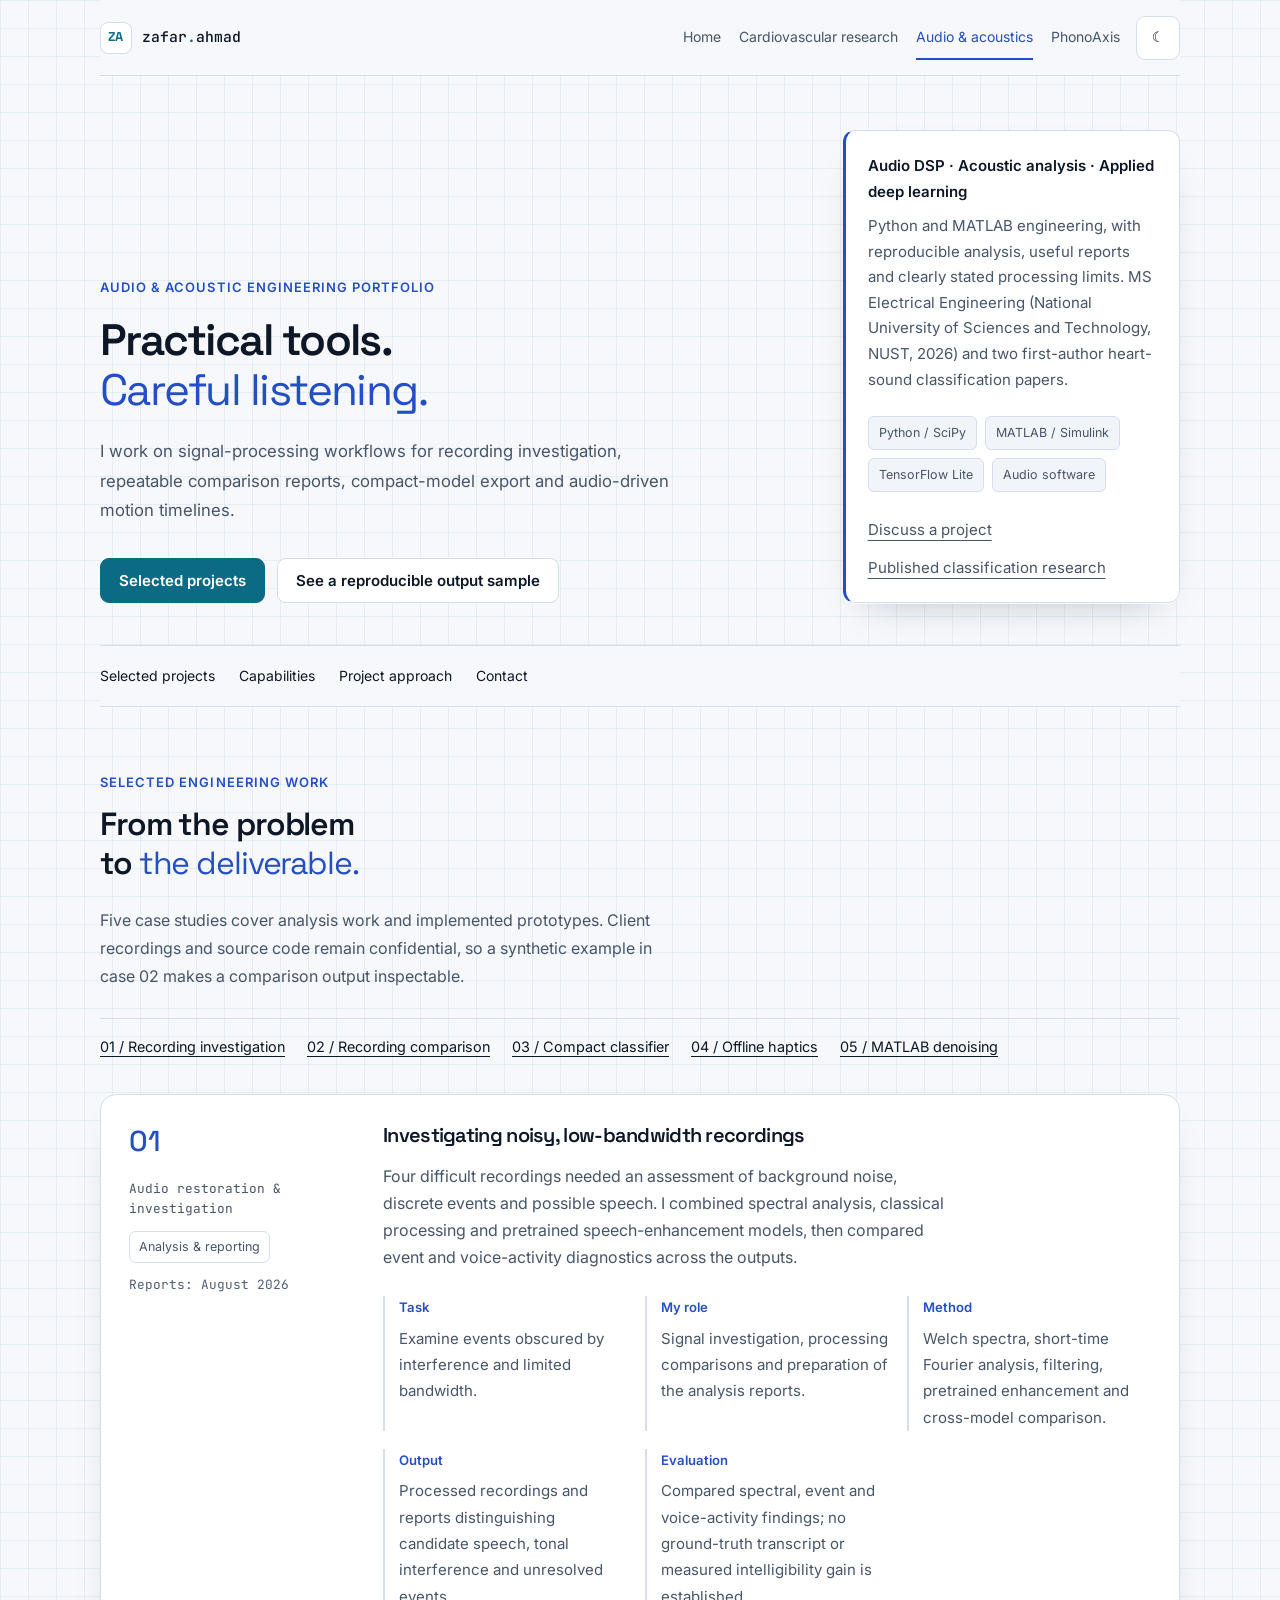
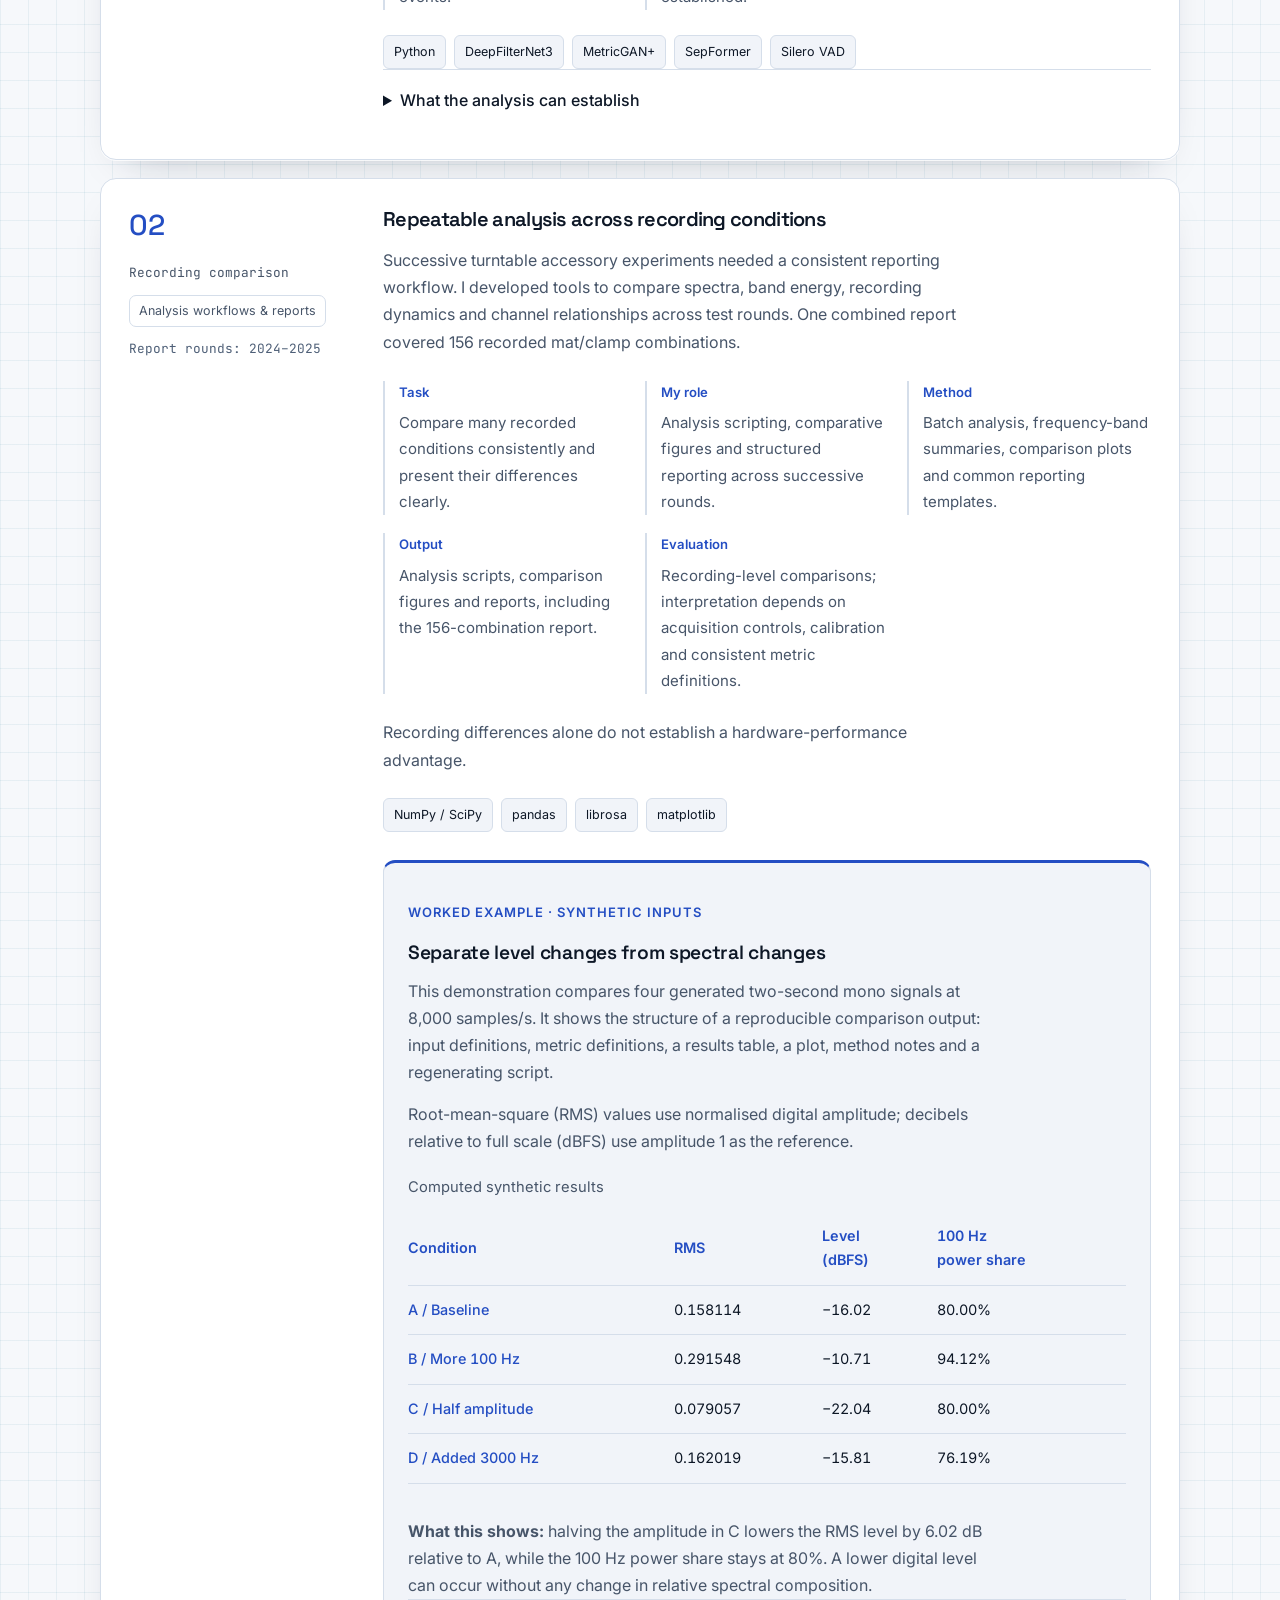
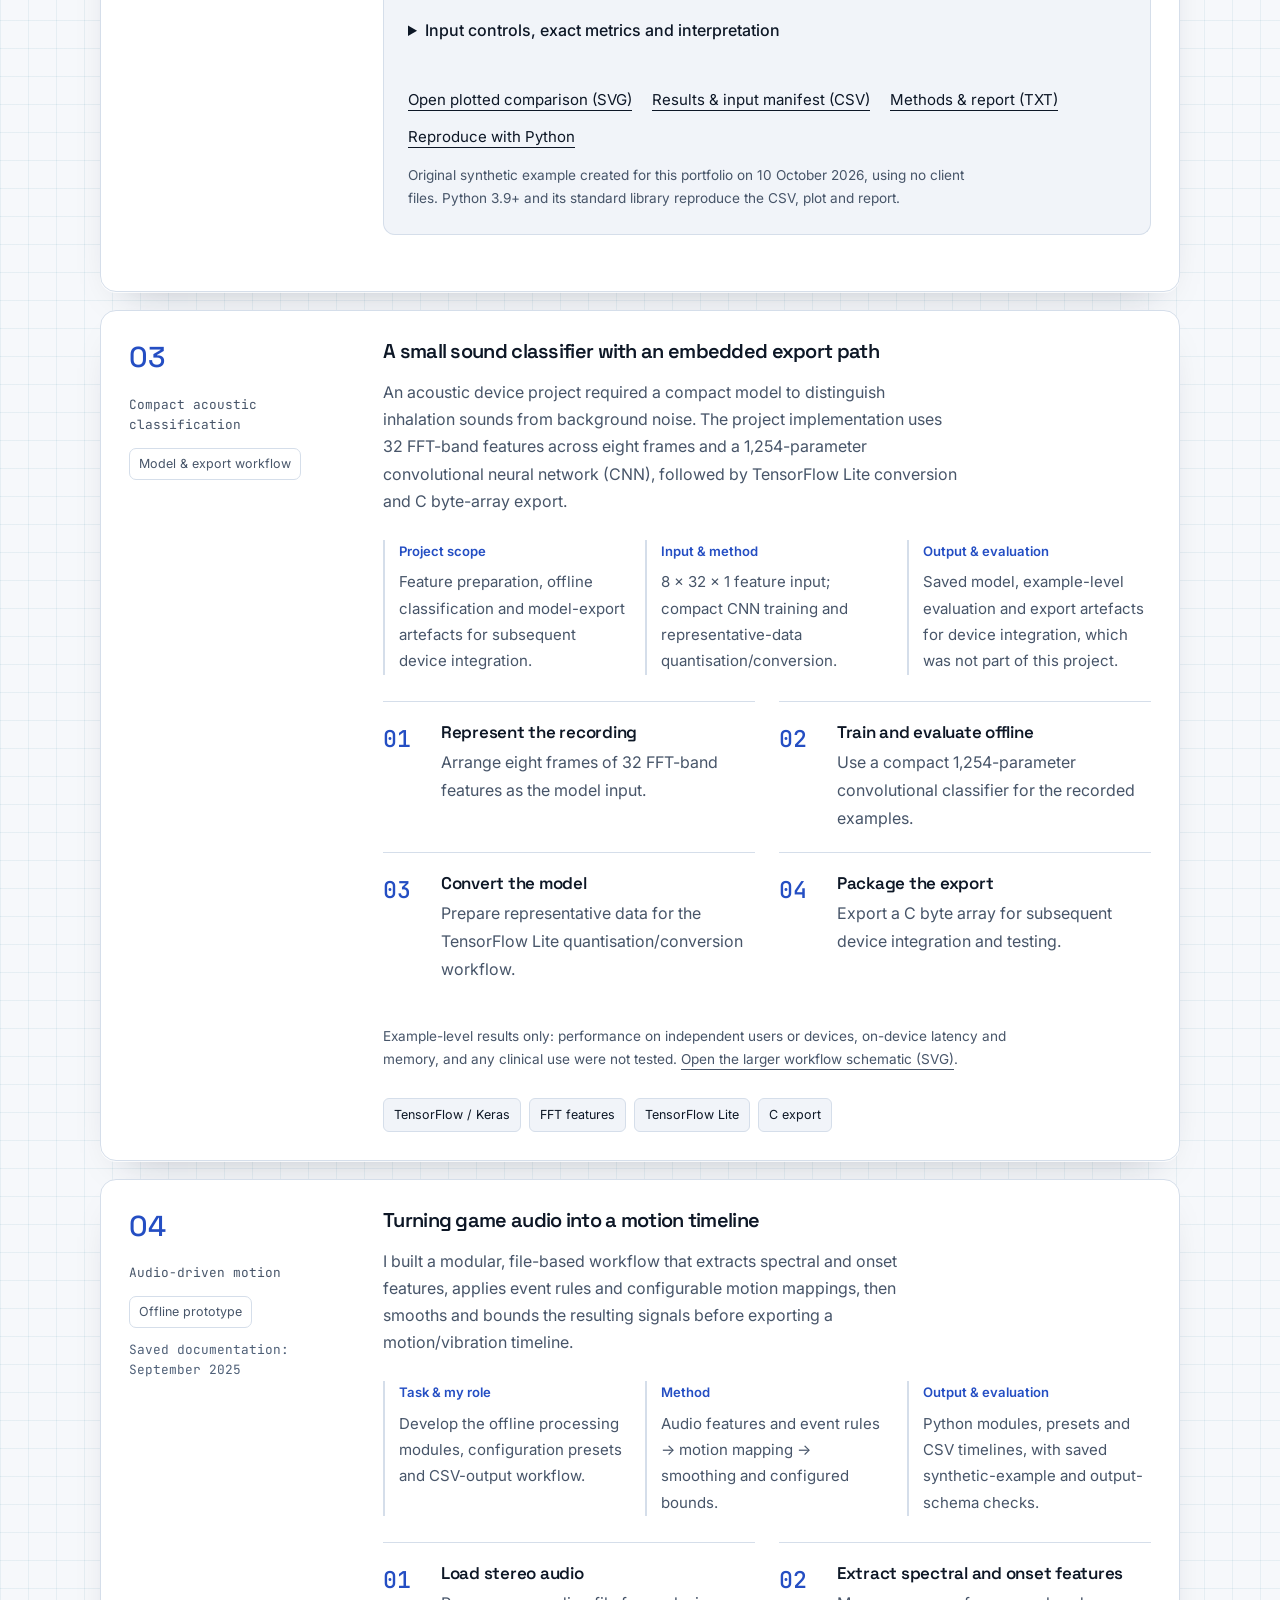
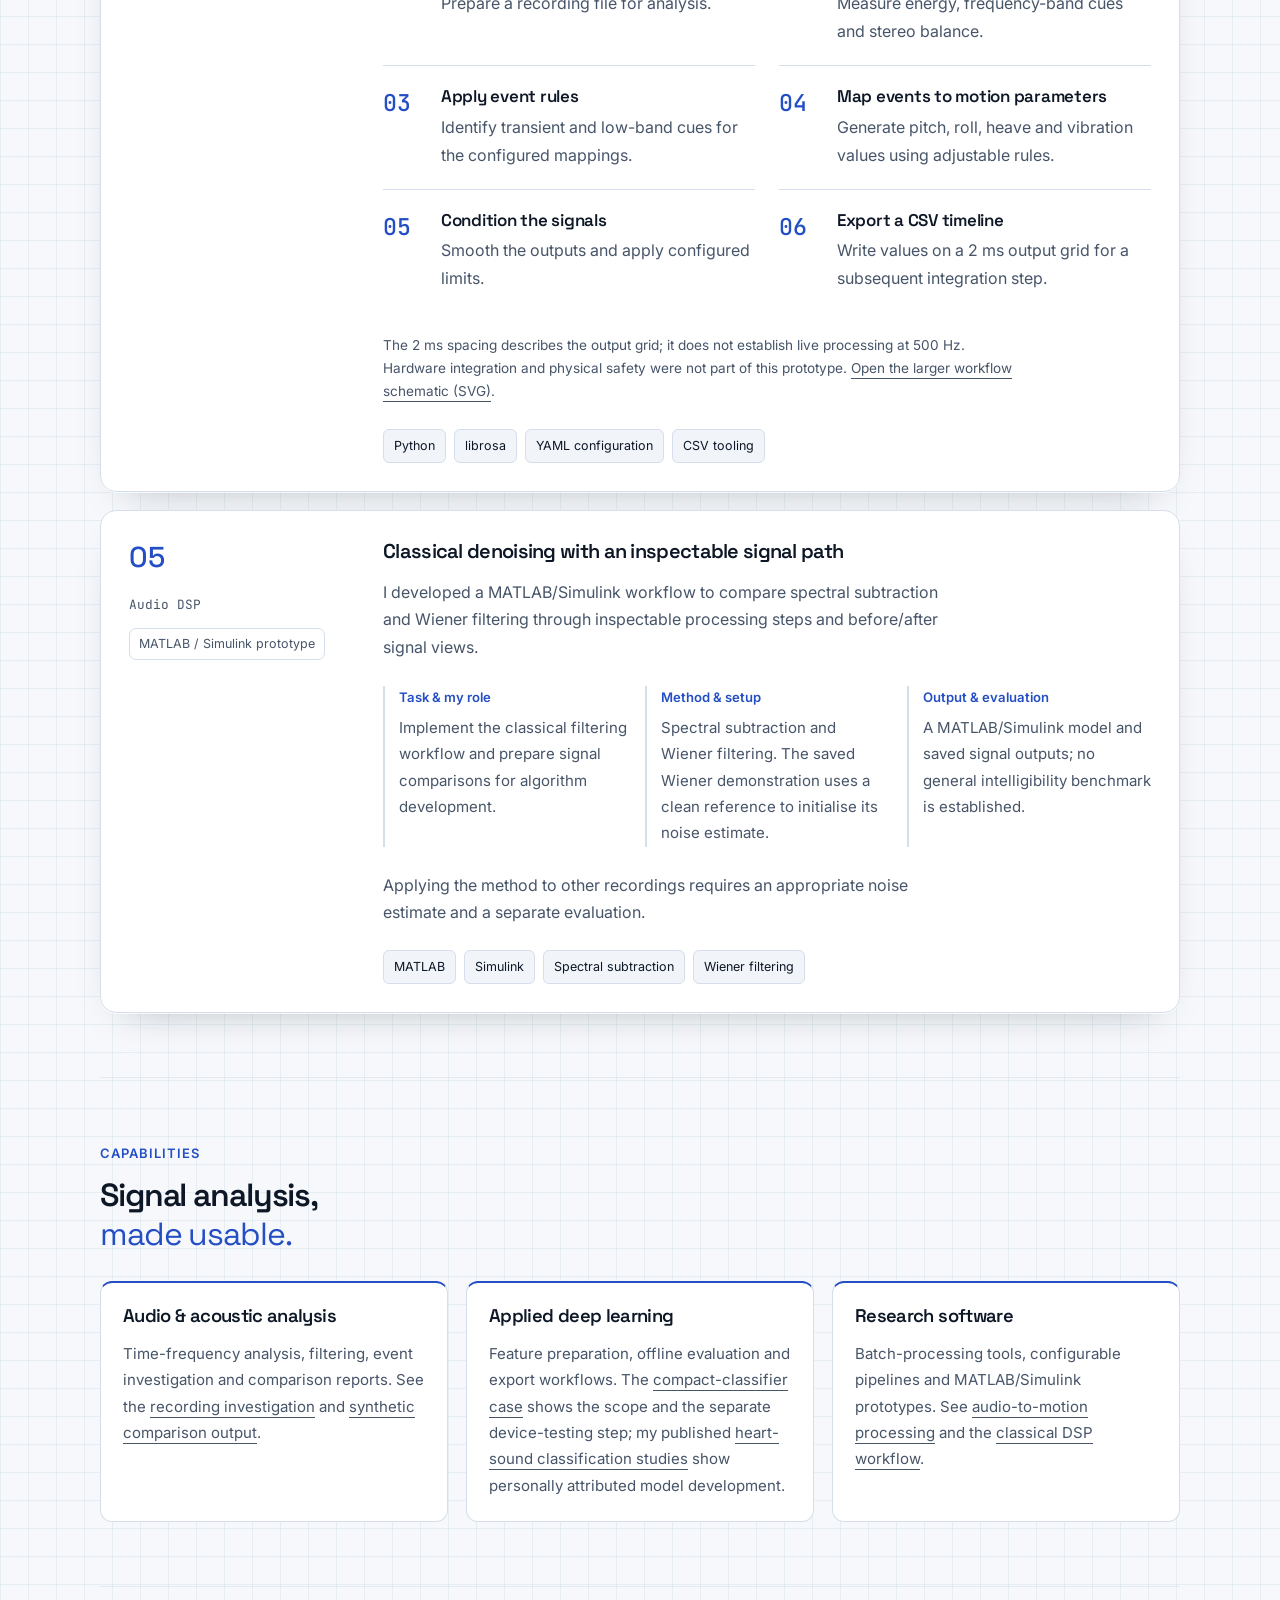
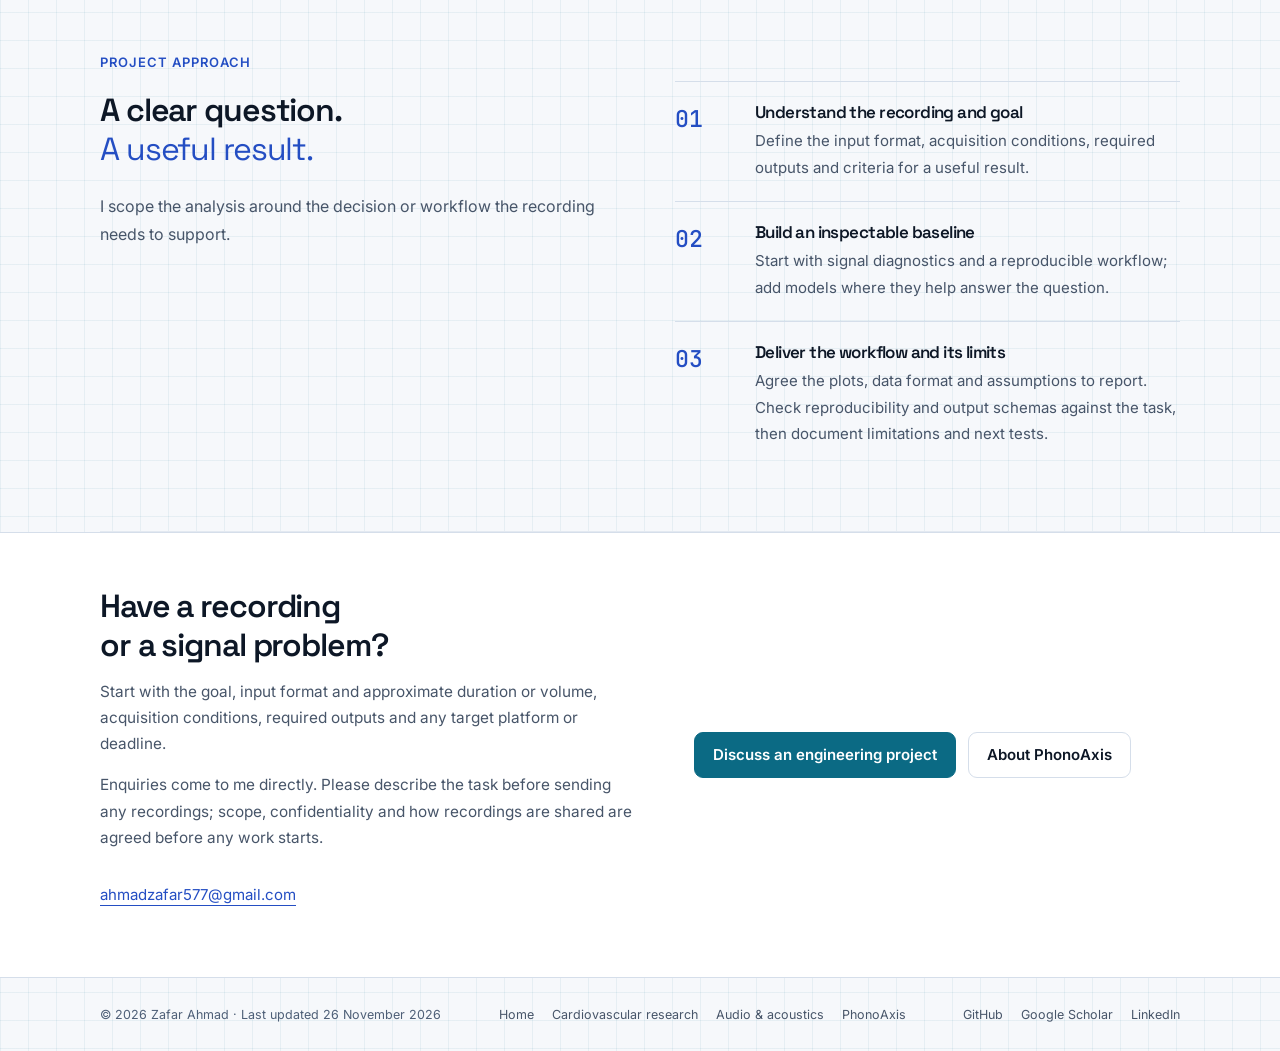
<file: audio.html>
<!doctype html>
<html lang="en" data-theme="dark">
<head>
  <meta charset="utf-8">
  <meta name="viewport" content="width=device-width, initial-scale=1">
  <title>Zafar Ahmad — Audio &amp; Acoustic Engineering Portfolio</title>
  <meta name="description" content="Audio and acoustic signal-processing projects by Zafar Ahmad: recording investigation, comparison reports, compact classifiers, offline haptics and MATLAB DSP. Inspect an original synthetic analysis example.">
  <meta name="theme-color" content="#0a0e14">
  <link rel="canonical" href="https://zafar-ahmad-5359.github.io/audio.html">
  <meta property="og:type" content="website">
  <meta property="og:site_name" content="Zafar Ahmad">
  <meta property="og:title" content="Zafar Ahmad — Audio &amp; Acoustic Engineering">
  <meta property="og:description" content="Five signal-processing cases, clearly scoped outputs and a reproducible synthetic recording-comparison example.">
  <meta property="og:url" content="https://zafar-ahmad-5359.github.io/audio.html">
  <meta property="og:image" content="https://zafar-ahmad-5359.github.io/assets/portfolio-social-preview.png">
  <meta property="og:image:width" content="1200">
  <meta property="og:image:height" content="630">
  <meta property="og:image:alt" content="Zafar Ahmad: cardiovascular signal processing and deep learning. Two first-author conference papers, ESC Congress 2026 presentations, and routes to research, audio engineering and PhonoAxis.">
  <meta name="twitter:card" content="summary_large_image">
  <meta name="twitter:title" content="Zafar Ahmad — Audio &amp; Acoustic Engineering">
  <meta name="twitter:description" content="Five signal-processing cases and a reproducible recording-comparison example.">
  <meta name="twitter:image" content="https://zafar-ahmad-5359.github.io/assets/portfolio-social-preview.png">
  <meta name="twitter:image:alt" content="Zafar Ahmad: cardiovascular signal processing and deep learning. Two first-author conference papers, ESC Congress 2026 presentations, and routes to research, audio engineering and PhonoAxis.">
  <link rel="icon" type="image/svg+xml" href="data:image/svg+xml,%3Csvg xmlns='http://www.w3.org/2000/svg' viewBox='0 0 32 32'%3E%3Crect width='32' height='32' rx='5' fill='%23192321'/%3E%3Cpath d='M6 17h5l3-9 4 16 3-7h5' fill='none' stroke='%23f5f5f2' stroke-width='2'/%3E%3C/svg%3E">
  <script src="theme.js"></script><link rel="preconnect" href="https://fonts.googleapis.com"><link rel="preconnect" href="https://fonts.gstatic.com" crossorigin>
  <link rel="stylesheet" href="https://fonts.googleapis.com/css2?family=Inter:wght@400;500;600&amp;family=JetBrains+Mono:wght@400;500&amp;family=Space+Grotesk:wght@500;600;700&amp;display=swap" media="print" onload="this.media='all'"><noscript><link rel="stylesheet" href="https://fonts.googleapis.com/css2?family=Inter:wght@400;500;600&amp;family=JetBrains+Mono:wght@400;500&amp;family=Space+Grotesk:wght@500;600;700&amp;display=swap"></noscript>
  <link rel="stylesheet" href="tokens.css">
  <link rel="stylesheet" href="styles.css">
  <link rel="stylesheet" href="portfolio-theme.css"><script src="app.js" defer></script>
</head>
<body class="portfolio-page audio-page">
  <a class="skip-link" href="#main">Skip to content</a>
  <header class="site-header shell">
    <a class="wordmark" href="index.html" aria-label="Zafar Ahmad home"><span class="wordmark-mark" aria-hidden="true">ZA</span><span class="wordmark-text">zafar<span>.</span>ahmad</span></a>
    <button class="menu-toggle" aria-controls="site-nav" aria-expanded="false" type="button">Menu <span aria-hidden="true">+</span></button>
    <nav id="site-nav" aria-label="Main navigation"><a href="index.html">Home</a><a href="research.html">Cardiovascular research</a><a href="audio.html" aria-current="page">Audio &amp; acoustics</a><a href="startup.html">PhonoAxis</a></nav>
    <button class="theme-toggle" type="button" aria-label="Switch colour theme" hidden><span class="sun" aria-hidden="true">☀</span><span class="moon" aria-hidden="true">☾</span></button>
  </header>
  <main id="main">
    <section class="page-hero shell" aria-labelledby="hero-title">
      <div>
        <p class="eyebrow">Audio &amp; acoustic engineering portfolio</p>
        <h1 id="hero-title">Practical tools.<br><em>Careful listening.</em></h1>
        <p class="hero-copy">I work on signal-processing workflows for recording investigation, repeatable comparison reports, compact-model export and audio-driven motion timelines.</p>
        <div class="hero-actions"><a class="button" href="#projects">Selected projects</a><a class="button secondary" href="#comparison-demo">See a reproducible output sample</a></div>
      </div>
      <aside class="hero-aside">
        <strong>Audio DSP · Acoustic analysis · Applied deep learning</strong>
        <p>Python and MATLAB engineering, with reproducible analysis, useful reports and clearly stated processing limits. MS Electrical Engineering (National University of Sciences and Technology, NUST, 2026) and two first-author heart-sound classification papers.</p>
        <div class="tag-list"><span class="tag">Python / SciPy</span><span class="tag">MATLAB / Simulink</span><span class="tag">TensorFlow Lite</span><span class="tag">Audio software</span></div>
        <div class="inline-links"><a class="text-link" href="#contact">Discuss a project</a><a class="text-link" href="research.html#heart-sound-studies">Published classification research</a></div>
      </aside>
    </section>
    <nav class="section-nav shell" aria-label="Engineering page sections"><a href="#projects">Selected projects</a><a href="#capabilities">Capabilities</a><a href="#process">Project approach</a><a href="#contact">Contact</a></nav>
    <section id="projects" class="section shell" aria-labelledby="projects-title">
      <div class="section-top"><div><p class="section-label">Selected engineering work</p><h2 id="projects-title">From the problem<br>to <em>the deliverable.</em></h2><p class="section-intro">Five case studies cover analysis work and implemented prototypes. Client recordings and source code remain confidential, so a synthetic example in case 02 makes a comparison output inspectable.</p></div></div>
      <nav class="case-index" aria-label="Audio case studies"><a href="#restoration">01 / Recording investigation</a><a href="#acoustic-comparison">02 / Recording comparison</a><a href="#compact-classifier">03 / Compact classifier</a><a href="#haptics">04 / Offline haptics</a><a href="#matlab-denoising">05 / MATLAB denoising</a></nav>

      <article id="restoration" class="project">
        <div class="project-meta"><span class="project-number">01</span><span>Audio restoration &amp; investigation</span><span class="badge">Analysis &amp; reporting</span><span class="meta-extra">Reports: August 2026</span></div>
        <div class="project-content">
          <h3>Investigating noisy, low-bandwidth recordings</h3>
          <p>Four difficult recordings needed an assessment of background noise, discrete events and possible speech. I combined spectral analysis, classical processing and pretrained speech-enhancement models, then compared event and voice-activity diagnostics across the outputs.</p>
          <dl class="facts">
            <div><dt>Task</dt><dd>Examine events obscured by interference and limited bandwidth.</dd></div>
            <div><dt>My role</dt><dd>Signal investigation, processing comparisons and preparation of the analysis reports.</dd></div>
            <div><dt>Method</dt><dd>Welch spectra, short-time Fourier analysis, filtering, pretrained enhancement and cross-model comparison.</dd></div>
            <div><dt>Output</dt><dd>Processed recordings and reports distinguishing candidate speech, tonal interference and unresolved events.</dd></div>
            <div><dt>Evaluation</dt><dd>Compared spectral, event and voice-activity findings; no ground-truth transcript or measured intelligibility gain is established.</dd></div>
          </dl>
          <div class="tag-list"><span class="tag">Python</span><span class="tag">DeepFilterNet3</span><span class="tag">MetricGAN+</span><span class="tag">SepFormer</span><span class="tag">Silero VAD</span></div>
          <details><summary>What the analysis can establish</summary><p>Enhancement can support listening and investigation. A voice-activity score does not certify words, speaker identity or recording authenticity, and enhancement models can introduce artefacts. Reports retain these limits rather than promise recovered speech.</p></details>
        </div>
      </article>

      <article id="acoustic-comparison" class="project">
        <div class="project-meta"><span class="project-number">02</span><span>Recording comparison</span><span class="badge">Analysis workflows &amp; reports</span><span class="meta-extra">Report rounds: 2024–2025</span></div>
        <div class="project-content">
          <h3>Repeatable analysis across recording conditions</h3>
          <p>Successive turntable accessory experiments needed a consistent reporting workflow. I developed tools to compare spectra, band energy, recording dynamics and channel relationships across test rounds. One combined report covered 156 recorded mat/clamp combinations.</p>
          <dl class="facts">
            <div><dt>Task</dt><dd>Compare many recorded conditions consistently and present their differences clearly.</dd></div>
            <div><dt>My role</dt><dd>Analysis scripting, comparative figures and structured reporting across successive rounds.</dd></div>
            <div><dt>Method</dt><dd>Batch analysis, frequency-band summaries, comparison plots and common reporting templates.</dd></div>
            <div><dt>Output</dt><dd>Analysis scripts, comparison figures and reports, including the 156-combination report.</dd></div>
            <div><dt>Evaluation</dt><dd>Recording-level comparisons; interpretation depends on acquisition controls, calibration and consistent metric definitions.</dd></div>
          </dl>
          <p>Recording differences alone do not establish a hardware-performance advantage.</p>
          <div class="tag-list"><span class="tag">NumPy / SciPy</span><span class="tag">pandas</span><span class="tag">librosa</span><span class="tag">matplotlib</span></div>

          <aside id="comparison-demo" class="demo-block" aria-labelledby="comparison-demo-title">
            <p class="eyebrow">Worked example · synthetic inputs</p>
            <h4 id="comparison-demo-title">Separate level changes from spectral changes</h4>
            <p>This demonstration compares four generated two-second mono signals at 8,000 samples/s. It shows the structure of a reproducible comparison output: input definitions, metric definitions, a results table, a plot, method notes and a regenerating script.</p>
            <p>Root-mean-square (RMS) values use normalised digital amplitude; decibels relative to full scale (dBFS) use amplitude 1 as the reference.</p>
            <p class="table-scroll-hint small-print">On narrow screens, scroll the table sideways to see every column.</p>
            <div class="table-wrap" role="region" aria-label="Synthetic recording-comparison results" tabindex="0">
              <table class="evidence-table demo-metrics">
                <caption>Computed synthetic results</caption>
                <thead><tr><th scope="col">Condition</th><th scope="col">RMS</th><th scope="col">Level<br>(dBFS)</th><th scope="col">100&nbsp;Hz<br>power share</th></tr></thead>
                <tbody>
                  <tr><th scope="row">A <span class="cond">/&nbsp;Baseline</span></th><td>0.158114</td><td>−16.02</td><td>80.00%</td></tr>
                  <tr><th scope="row">B <span class="cond">/&nbsp;More 100&nbsp;Hz</span></th><td>0.291548</td><td>−10.71</td><td>94.12%</td></tr>
                  <tr><th scope="row">C <span class="cond">/&nbsp;Half amplitude</span></th><td>0.079057</td><td>−22.04</td><td>80.00%</td></tr>
                  <tr><th scope="row">D <span class="cond">/&nbsp;Added 3000&nbsp;Hz</span></th><td>0.162019</td><td>−15.81</td><td>76.19%</td></tr>
                </tbody>
              </table>
            </div>
            <p><strong>What this shows:</strong> halving the amplitude in C lowers the RMS level by 6.02 dB relative to A, while the 100 Hz power share stays at 80%. A lower digital level can occur without any change in relative spectral composition.</p>
            <details><summary>Input controls, exact metrics and interpretation</summary>
              <p>Each signal is the sum of zero-phase sine waves at 100, 1000 and 3000 Hz. Their amplitudes are A: 0.20/0.10/0.00; B: 0.40/0.10/0.00; C: 0.10/0.05/0.00; D: 0.20/0.10/0.05. Duration, sample rate and frequencies are fixed, with no random noise, normalisation or processing.</p>
              <p>RMS is the square root of the mean-square sample amplitude. Level is 20 log<sub>10</sub>(RMS). The 100 Hz power share is the exact coherent Fourier-bin power divided by total mean-square power. These tones complete integer cycles, so this example needs no window correction. The downloadable report gives the calculation and assumptions.</p>
              <p>These are digital signal metrics, rather than calibrated sound-pressure levels or loudness. The example makes no claim about intelligibility, noise reduction or turntable hardware. Its coherent-tone assumptions require separate assessment for other recordings.</p>
            </details>
            <div class="inline-links"><a class="text-link" href="assets/recording-comparison-demo.svg">Open plotted comparison (SVG)</a><a class="text-link" href="assets/recording-comparison-demo.csv" download>Results &amp; input manifest (CSV)</a><a class="text-link" href="assets/recording-comparison-demo.txt" download>Methods &amp; report (TXT)</a><a class="text-link" href="assets/recording-comparison-demo.py" download>Reproduce with Python</a></div>
            <p class="small-print">Original synthetic example created for this portfolio on 10 October 2026, using no client files. Python 3.9+ and its standard library reproduce the CSV, plot and report.</p>
          </aside>
        </div>
      </article>

      <article id="compact-classifier" class="project">
        <div class="project-meta"><span class="project-number">03</span><span>Compact acoustic classification</span><span class="badge">Model &amp; export workflow</span></div>
        <div class="project-content">
          <h3>A small sound classifier with an embedded export path</h3>
          <p>An acoustic device project required a compact model to distinguish inhalation sounds from background noise. The project implementation uses 32 FFT-band features across eight frames and a 1,254-parameter convolutional neural network (CNN), followed by TensorFlow Lite conversion and C byte-array export.</p>
          <dl class="facts">
            <div><dt>Project scope</dt><dd>Feature preparation, offline classification and model-export artefacts for subsequent device integration.</dd></div>
            <div><dt>Input &amp; method</dt><dd>8 × 32 × 1 feature input; compact CNN training and representative-data quantisation/conversion.</dd></div>
            <div><dt>Output &amp; evaluation</dt><dd>Saved model, example-level evaluation and export artefacts for device integration, which was not part of this project.</dd></div>
          </dl>
          <figure>
            <ol class="steps method-outline" aria-label="Compact classifier workflow">
              <li><div><h4>Represent the recording</h4><p>Arrange eight frames of 32 FFT-band features as the model input.</p></div></li>
              <li><div><h4>Train and evaluate offline</h4><p>Use a compact 1,254-parameter convolutional classifier for the recorded examples.</p></div></li>
              <li><div><h4>Convert the model</h4><p>Prepare representative data for the TensorFlow Lite quantisation/conversion workflow.</p></div></li>
              <li><div><h4>Package the export</h4><p>Export a C byte array for subsequent device integration and testing.</p></div></li>
            </ol>
            <figcaption>Example-level results only: performance on independent users or devices, on-device latency and memory, and any clinical use were not tested. <a class="text-link" href="assets/compact-audio-classifier-method.svg">Open the larger workflow schematic (SVG)<span class="visually-hidden">: compact classifier</span></a>.</figcaption>
          </figure>
          <div class="tag-list"><span class="tag">TensorFlow / Keras</span><span class="tag">FFT features</span><span class="tag">TensorFlow Lite</span><span class="tag">C export</span></div>
        </div>
      </article>

      <article id="haptics" class="project">
        <div class="project-meta"><span class="project-number">04</span><span>Audio-driven motion</span><span class="badge">Offline prototype</span><span class="meta-extra">Saved documentation: September 2025</span></div>
        <div class="project-content">
          <h3>Turning game audio into a motion timeline</h3>
          <p>I built a modular, file-based workflow that extracts spectral and onset features, applies event rules and configurable motion mappings, then smooths and bounds the resulting signals before exporting a motion/vibration timeline.</p>
          <dl class="facts">
            <div><dt>Task &amp; my role</dt><dd>Develop the offline processing modules, configuration presets and CSV-output workflow.</dd></div>
            <div><dt>Method</dt><dd>Audio features and event rules → motion mapping → smoothing and configured bounds.</dd></div>
            <div><dt>Output &amp; evaluation</dt><dd>Python modules, presets and CSV timelines, with saved synthetic-example and output-schema checks.</dd></div>
          </dl>
          <figure>
            <ol class="steps method-outline" aria-label="Offline audio-to-haptics workflow">
              <li><div><h4>Load stereo audio</h4><p>Prepare a recording file for analysis.</p></div></li>
              <li><div><h4>Extract spectral and onset features</h4><p>Measure energy, frequency-band cues and stereo balance.</p></div></li>
              <li><div><h4>Apply event rules</h4><p>Identify transient and low-band cues for the configured mappings.</p></div></li>
              <li><div><h4>Map events to motion parameters</h4><p>Generate pitch, roll, heave and vibration values using adjustable rules.</p></div></li>
              <li><div><h4>Condition the signals</h4><p>Smooth the outputs and apply configured limits.</p></div></li>
              <li><div><h4>Export a CSV timeline</h4><p>Write values on a 2 ms output grid for a subsequent integration step.</p></div></li>
            </ol>
            <figcaption>The 2 ms spacing describes the output grid; it does not establish live processing at 500 Hz. Hardware integration and physical safety were not part of this prototype. <a class="text-link" href="assets/offline-audio-haptics-method.svg">Open the larger workflow schematic (SVG)<span class="visually-hidden">: offline audio-to-haptics</span></a>.</figcaption>
          </figure>
          <div class="tag-list"><span class="tag">Python</span><span class="tag">librosa</span><span class="tag">YAML configuration</span><span class="tag">CSV tooling</span></div>
        </div>
      </article>

      <article id="matlab-denoising" class="project">
        <div class="project-meta"><span class="project-number">05</span><span>Audio DSP</span><span class="badge">MATLAB / Simulink prototype</span></div>
        <div class="project-content">
          <h3>Classical denoising with an inspectable signal path</h3>
          <p>I developed a MATLAB/Simulink workflow to compare spectral subtraction and Wiener filtering through inspectable processing steps and before/after signal views.</p>
          <dl class="facts">
            <div><dt>Task &amp; my role</dt><dd>Implement the classical filtering workflow and prepare signal comparisons for algorithm development.</dd></div>
            <div><dt>Method &amp; setup</dt><dd>Spectral subtraction and Wiener filtering. The saved Wiener demonstration uses a clean reference to initialise its noise estimate.</dd></div>
            <div><dt>Output &amp; evaluation</dt><dd>A MATLAB/Simulink model and saved signal outputs; no general intelligibility benchmark is established.</dd></div>
          </dl>
          <p>Applying the method to other recordings requires an appropriate noise estimate and a separate evaluation.</p>
          <div class="tag-list"><span class="tag">MATLAB</span><span class="tag">Simulink</span><span class="tag">Spectral subtraction</span><span class="tag">Wiener filtering</span></div>
        </div>
      </article>
    </section>

    <section id="capabilities" class="section shell" aria-labelledby="capabilities-title">
      <div class="section-top"><div><p class="section-label">Capabilities</p><h2 id="capabilities-title">Signal analysis,<br><em>made usable.</em></h2></div></div>
      <div class="details-grid">
        <article><h3>Audio &amp; acoustic analysis</h3><p>Time-frequency analysis, filtering, event investigation and comparison reports. See the <a class="text-link" href="#restoration">recording investigation</a> and <a class="text-link" href="#comparison-demo">synthetic comparison output</a>.</p></article>
        <article><h3>Applied deep learning</h3><p>Feature preparation, offline evaluation and export workflows. The <a class="text-link" href="#compact-classifier">compact-classifier case</a> shows the scope and the separate device-testing step; my published <a class="text-link" href="research.html#heart-sound-studies">heart-sound classification studies</a> show personally attributed model development.</p></article>
        <article><h3>Research software</h3><p>Batch-processing tools, configurable pipelines and MATLAB/Simulink prototypes. See <a class="text-link" href="#haptics">audio-to-motion processing</a> and the <a class="text-link" href="#matlab-denoising">classical DSP workflow</a>.</p></article>
      </div>
    </section>
    <section id="process" class="section shell" aria-labelledby="process-title">
      <div class="split"><div><p class="eyebrow">Project approach</p><h2 id="process-title">A clear question.<br><em>A useful result.</em></h2><p class="section-intro">I scope the analysis around the decision or workflow the recording needs to support.</p></div>
        <ol class="steps">
          <li><div><h3>Understand the recording and goal</h3><p>Define the input format, acquisition conditions, required outputs and criteria for a useful result.</p></div></li>
          <li><div><h3>Build an inspectable baseline</h3><p>Start with signal diagnostics and a reproducible workflow; add models where they help answer the question.</p></div></li>
          <li><div><h3>Deliver the workflow and its limits</h3><p>Agree the plots, data format and assumptions to report. Check reproducibility and output schemas against the task, then document limitations and next tests.</p></div></li>
        </ol>
      </div>
    </section>
    <section id="contact" class="contact" aria-labelledby="contact-title">
      <div class="shell">
        <div><h2 id="contact-title">Have a recording<br>or a signal problem?</h2><p>Start with the goal, input format and approximate duration or volume, acquisition conditions, required outputs and any target platform or deadline.</p><p>Enquiries come to me directly. Please describe the task before sending any recordings; scope, confidentiality and how recordings are shared are agreed before any work starts.</p><p><a class="contact-email" href="mailto:ahmadzafar577@gmail.com">ahmadzafar577@gmail.com</a></p></div>
        <div class="hero-actions"><a class="button" href="mailto:ahmadzafar577@gmail.com?subject=Audio%20or%20signal-processing%20project&amp;body=Goal%3A%20%0D%0AInput%20format%20and%20approximate%20duration%20or%20volume%3A%20%0D%0AAcquisition%20conditions%3A%20%0D%0ARequired%20outputs%3A%20%0D%0ATarget%20platform%20or%20deadline%3A%20%0D%0AAny%20confidentiality%20or%20data-handling%20constraints%3A%20">Discuss an engineering project</a><a class="button secondary" href="startup.html">About PhonoAxis</a></div>
      </div>
    </section>
  </main>
  <footer class="footer shell"><span>© 2026 Zafar Ahmad · Last updated 26 November 2026</span><nav class="footer-links footer-routes" aria-label="Footer pages"><a href="index.html">Home</a><a href="research.html">Cardiovascular research</a><a href="audio.html">Audio &amp; acoustics</a><a href="startup.html">PhonoAxis</a></nav><div class="footer-links"><a href="https://github.com/ZAFAR-AHMAD-5359">GitHub</a><a href="https://scholar.google.com/citations?user=D5W9TVwAAAAJ&amp;hl=en">Google Scholar</a><a href="https://www.linkedin.com/in/zafar-ahmad-ab87b6183/">LinkedIn</a></div></footer>
</body>
</html>
</file>
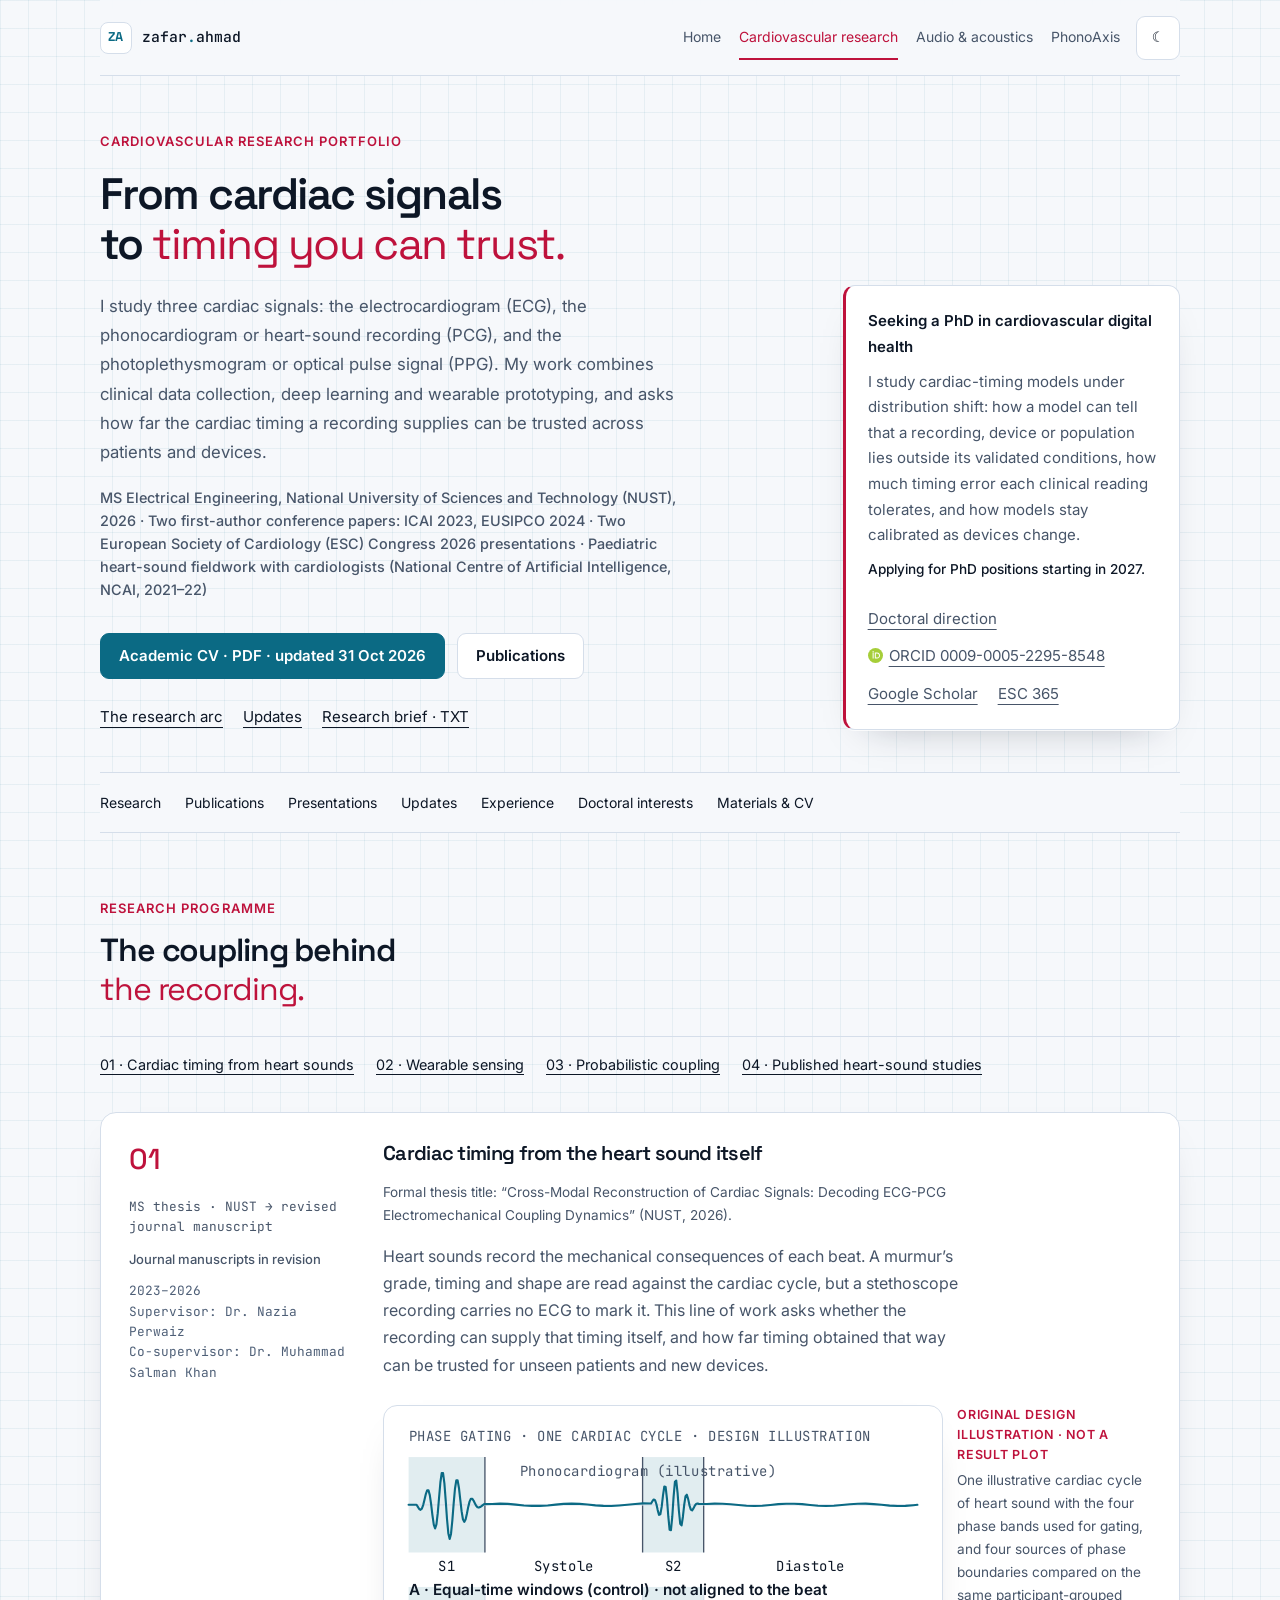
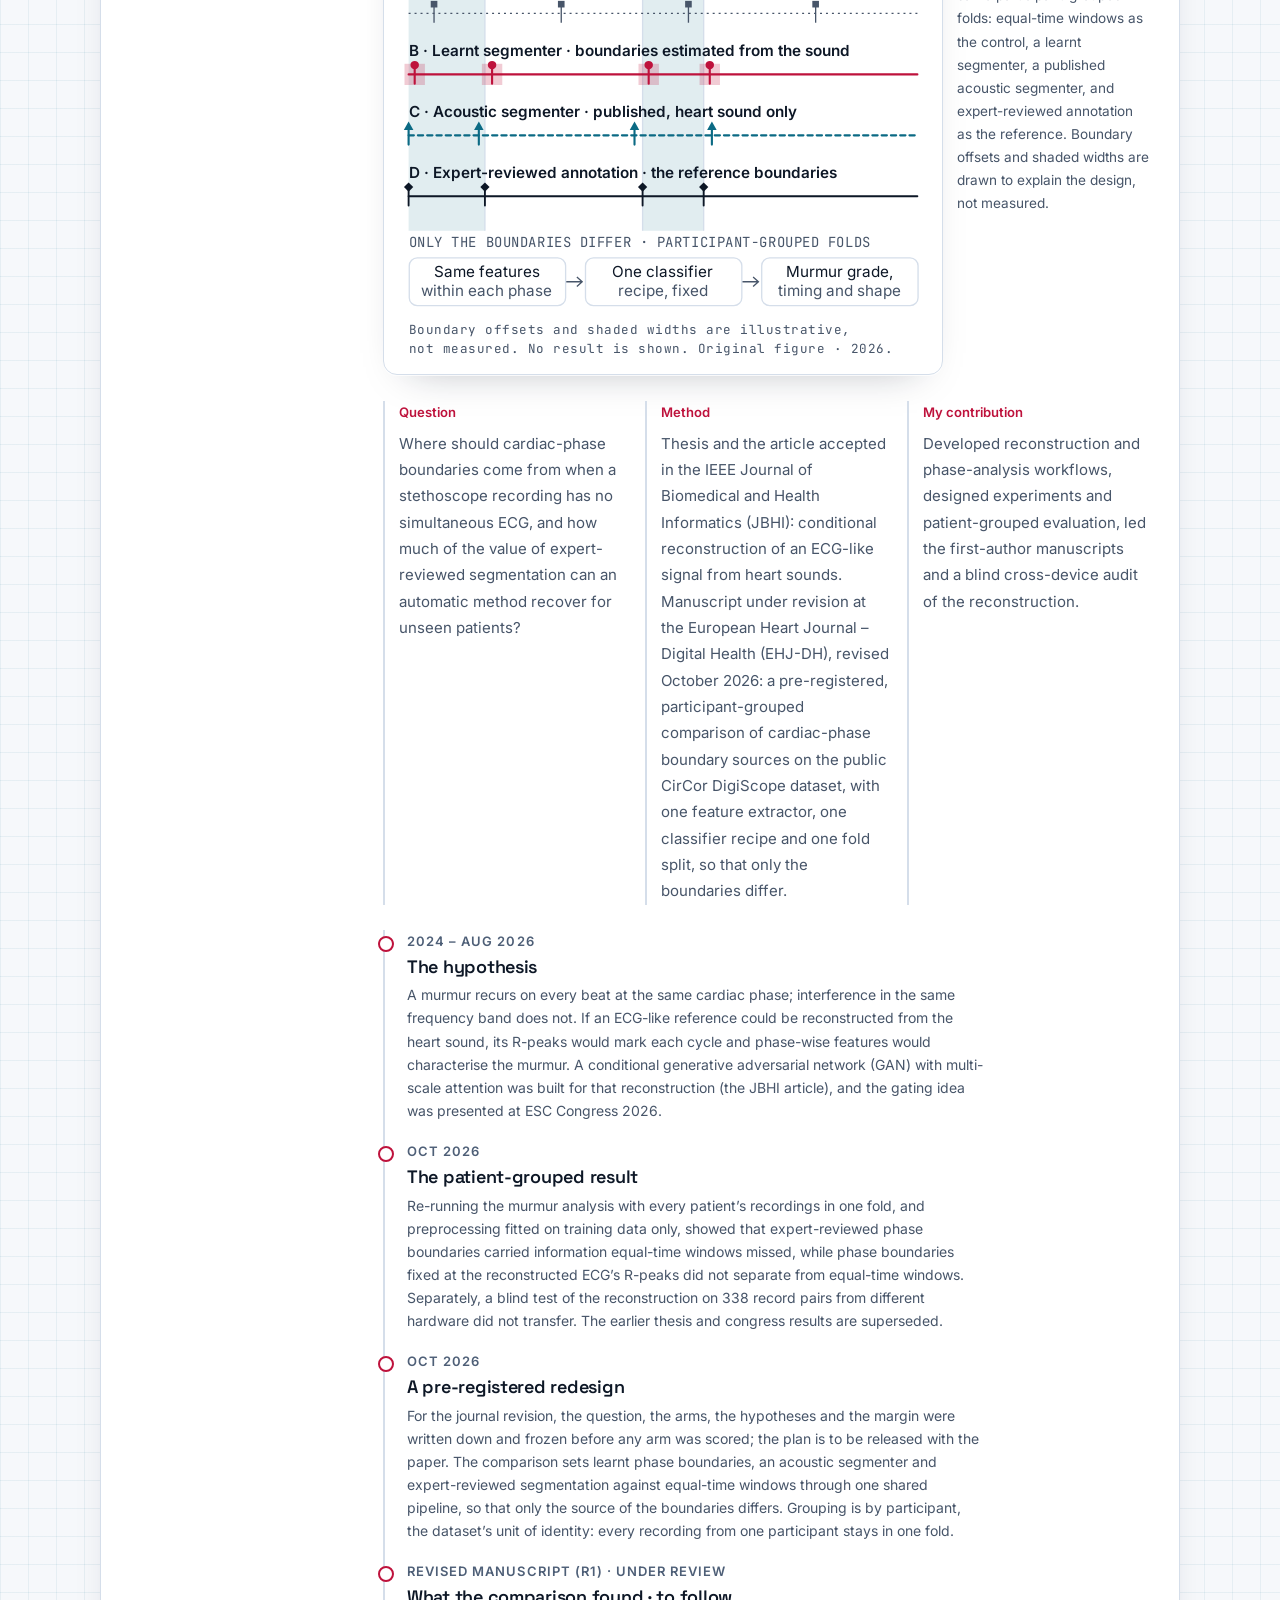
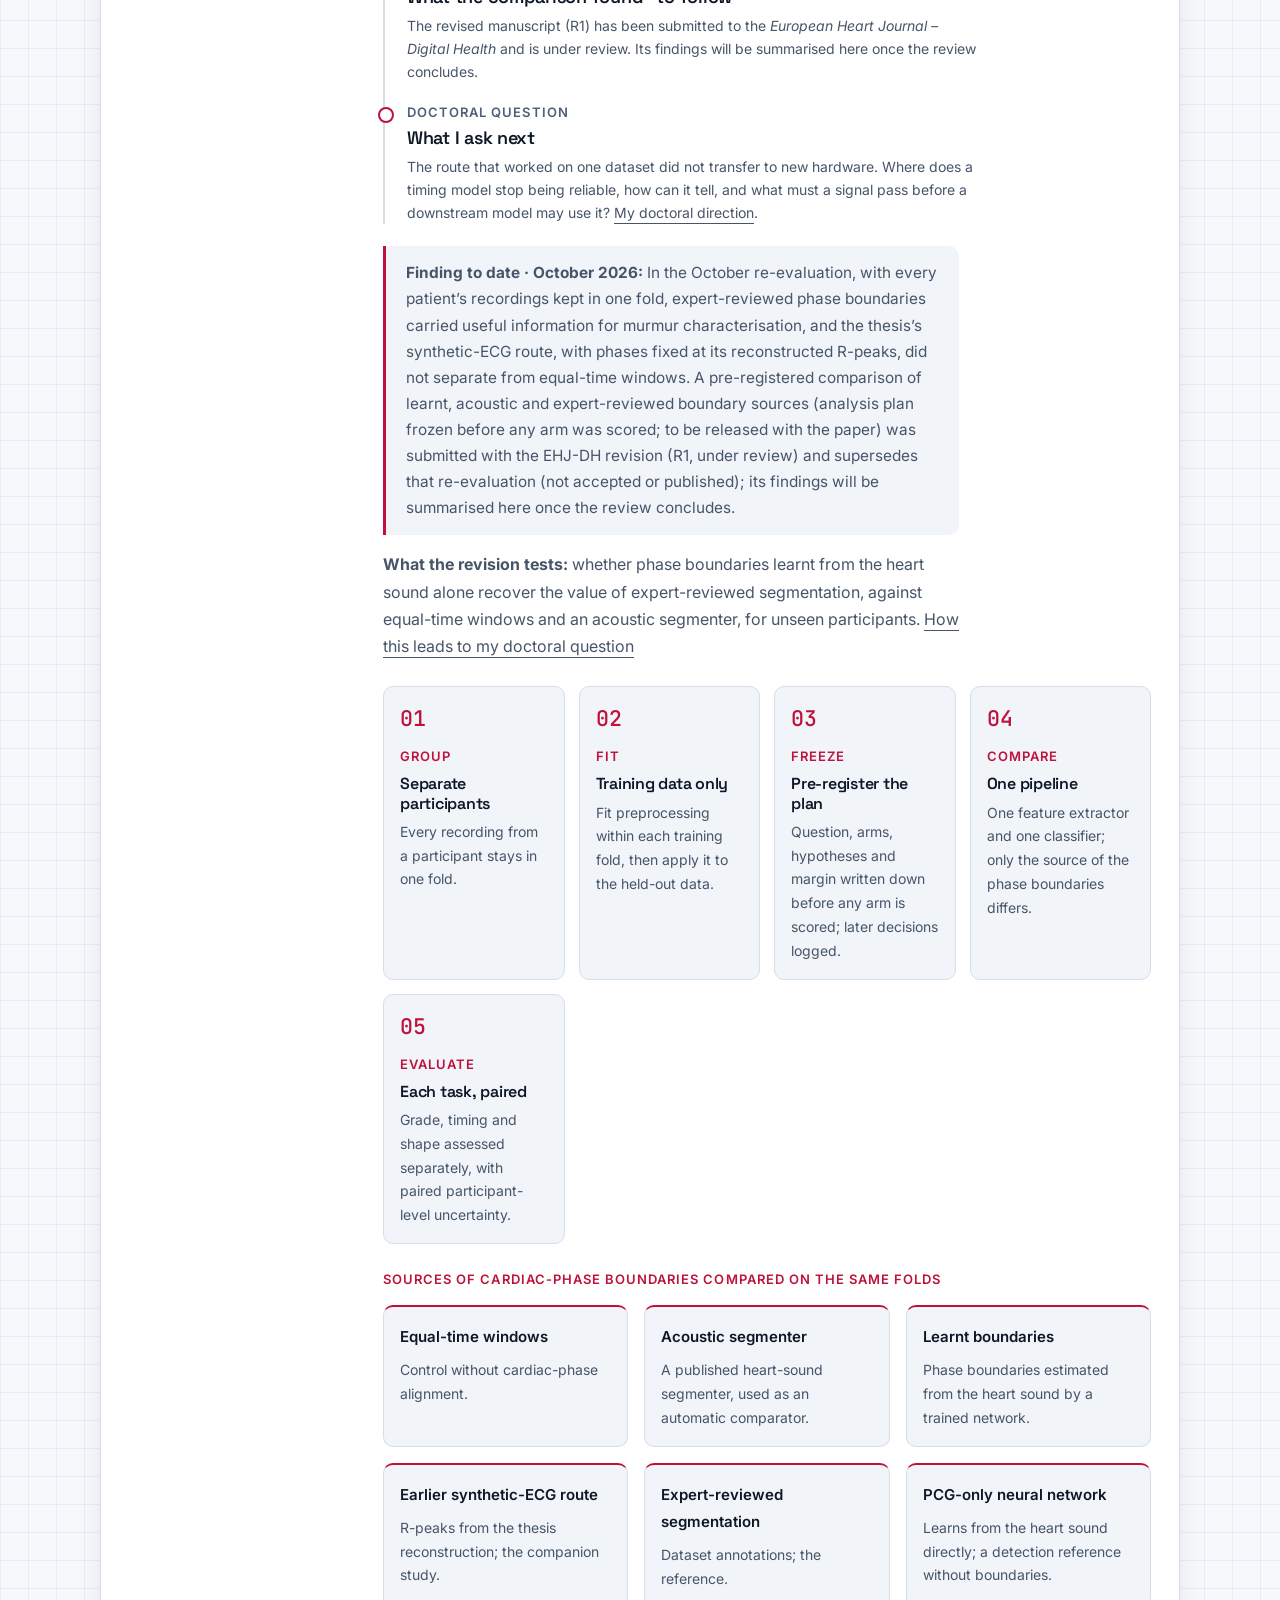
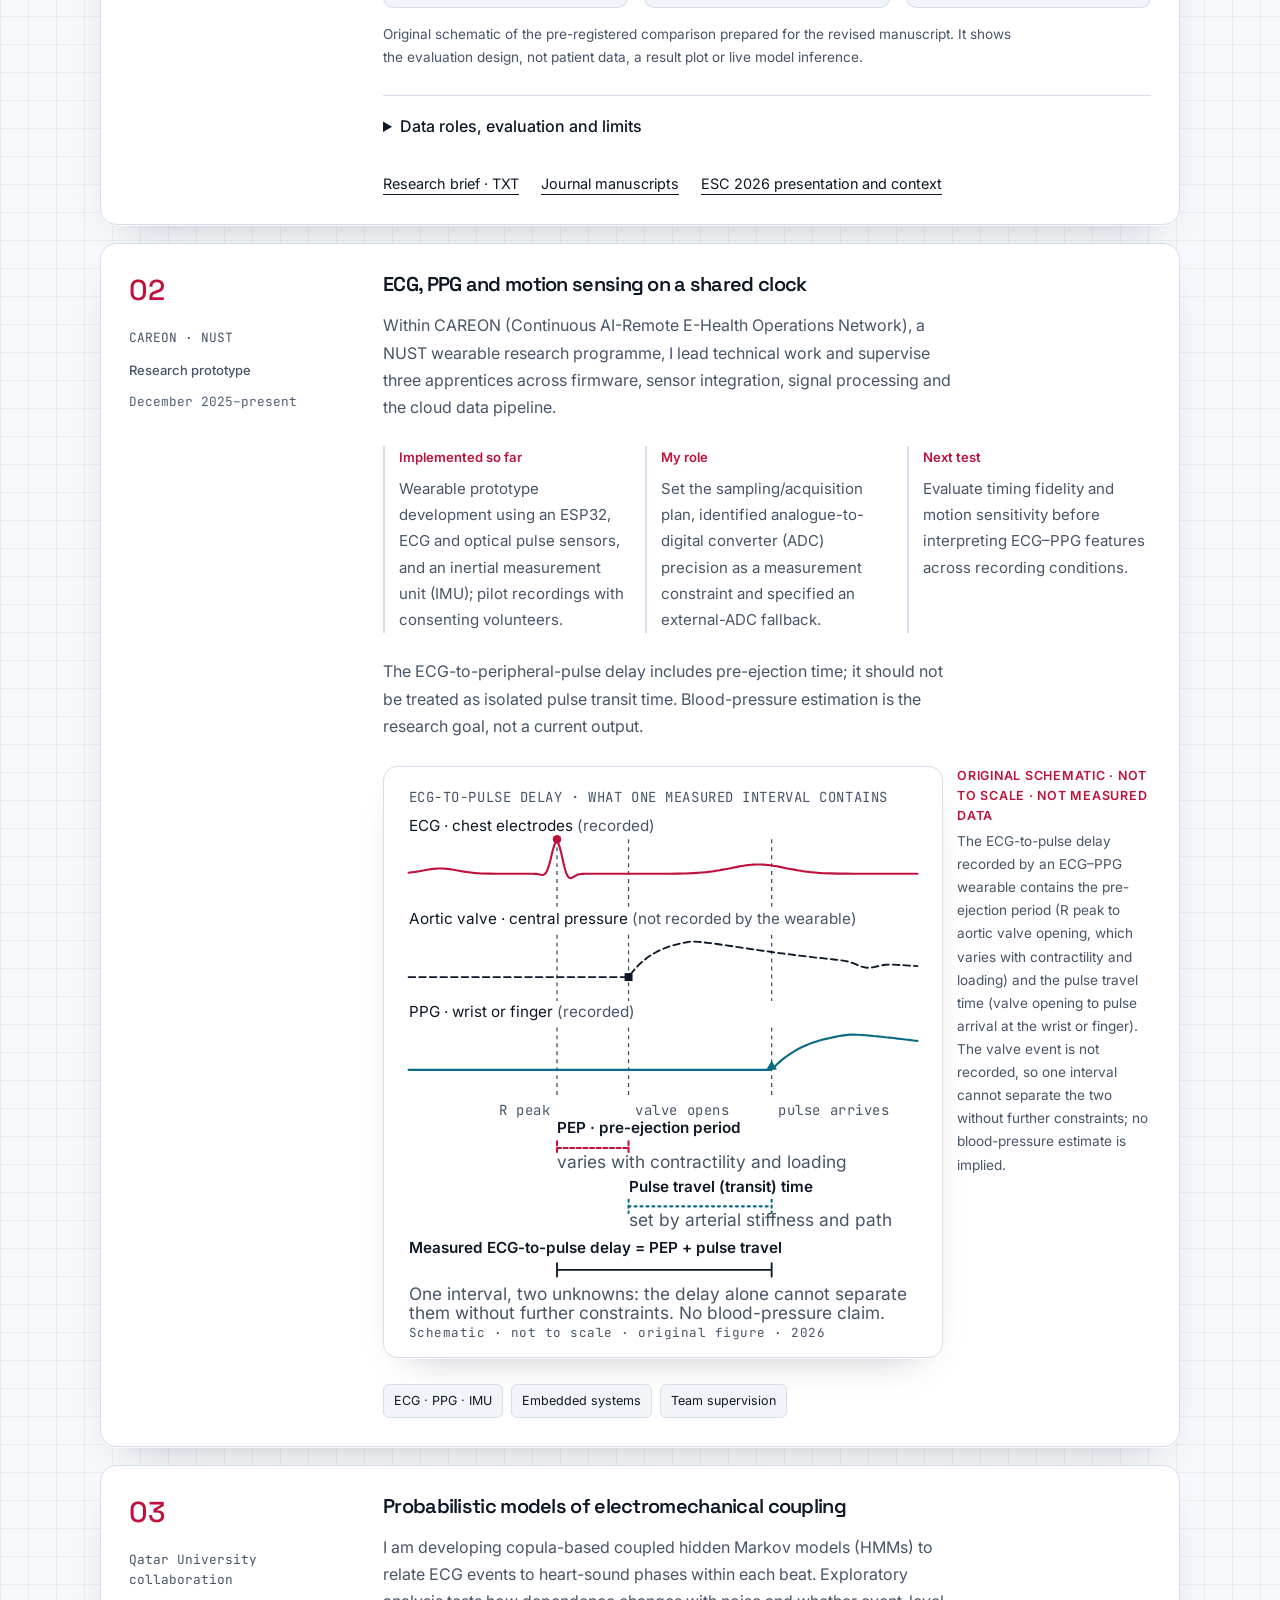
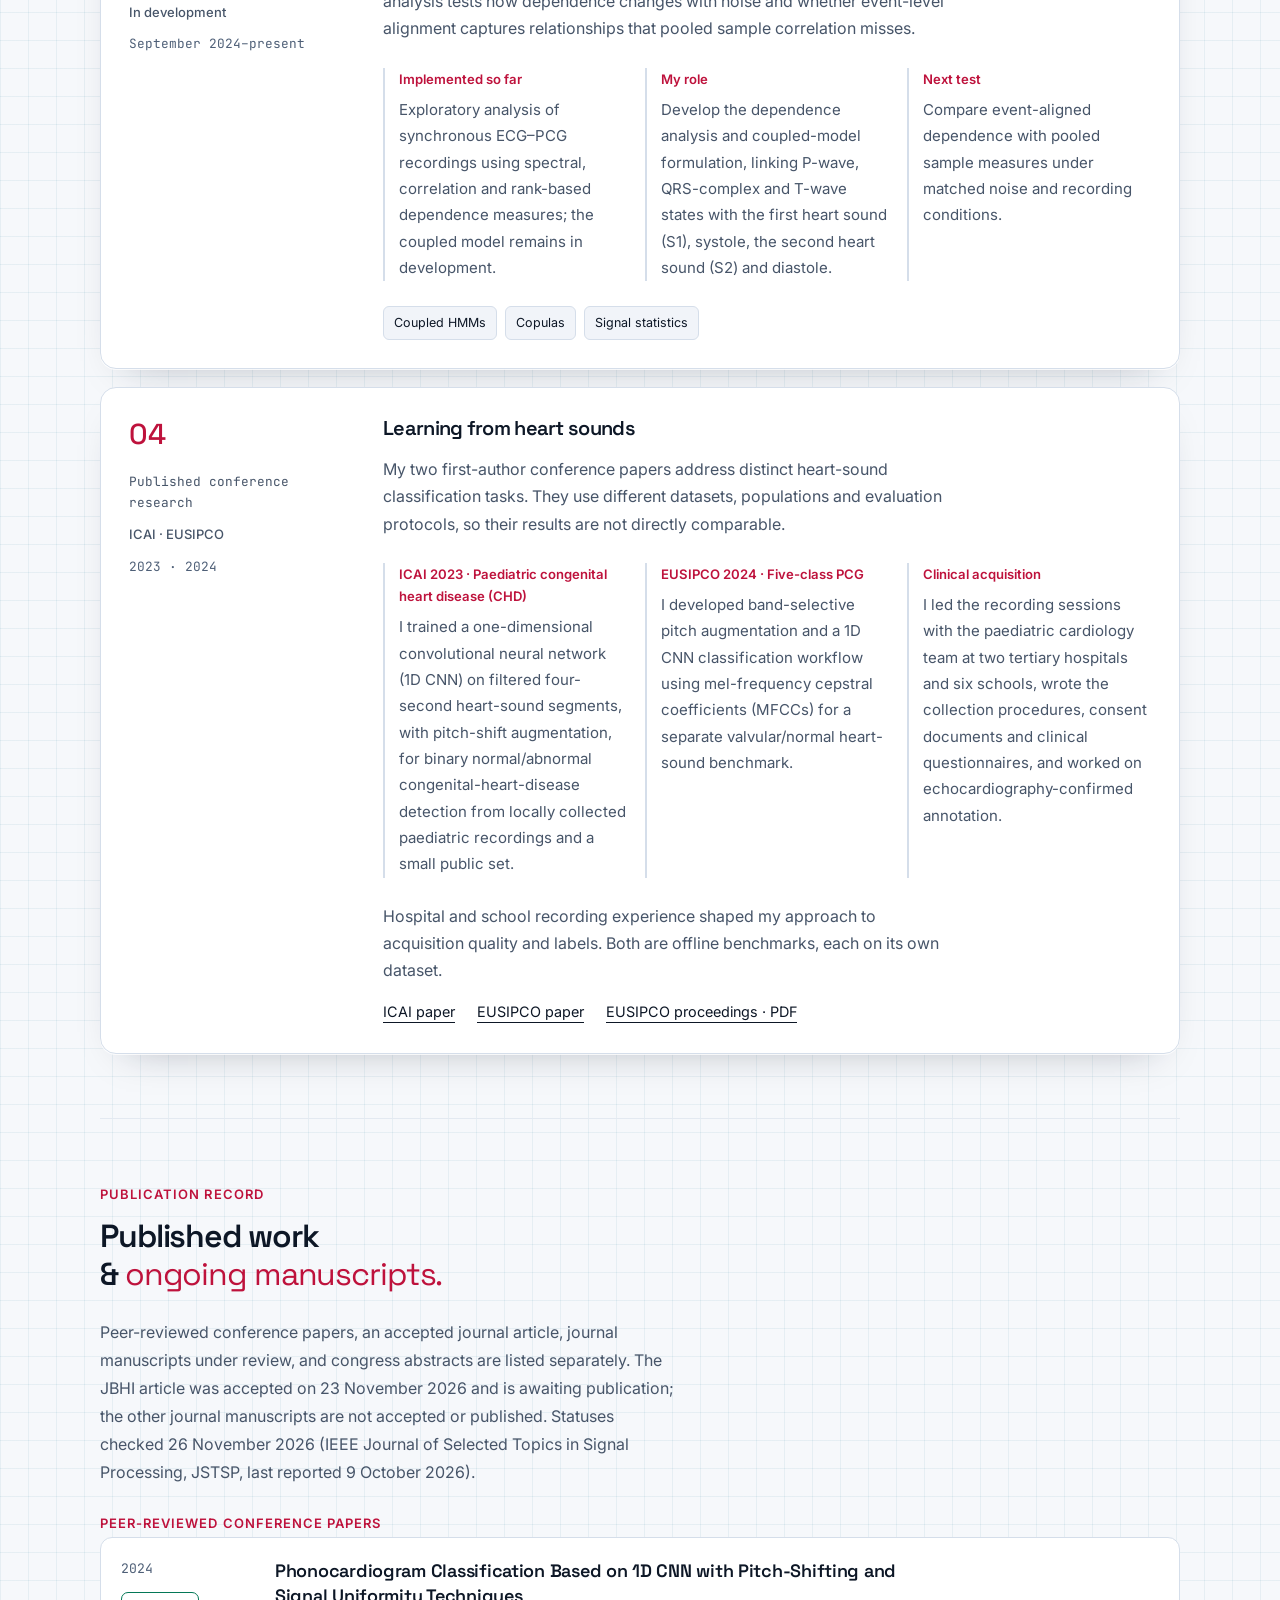
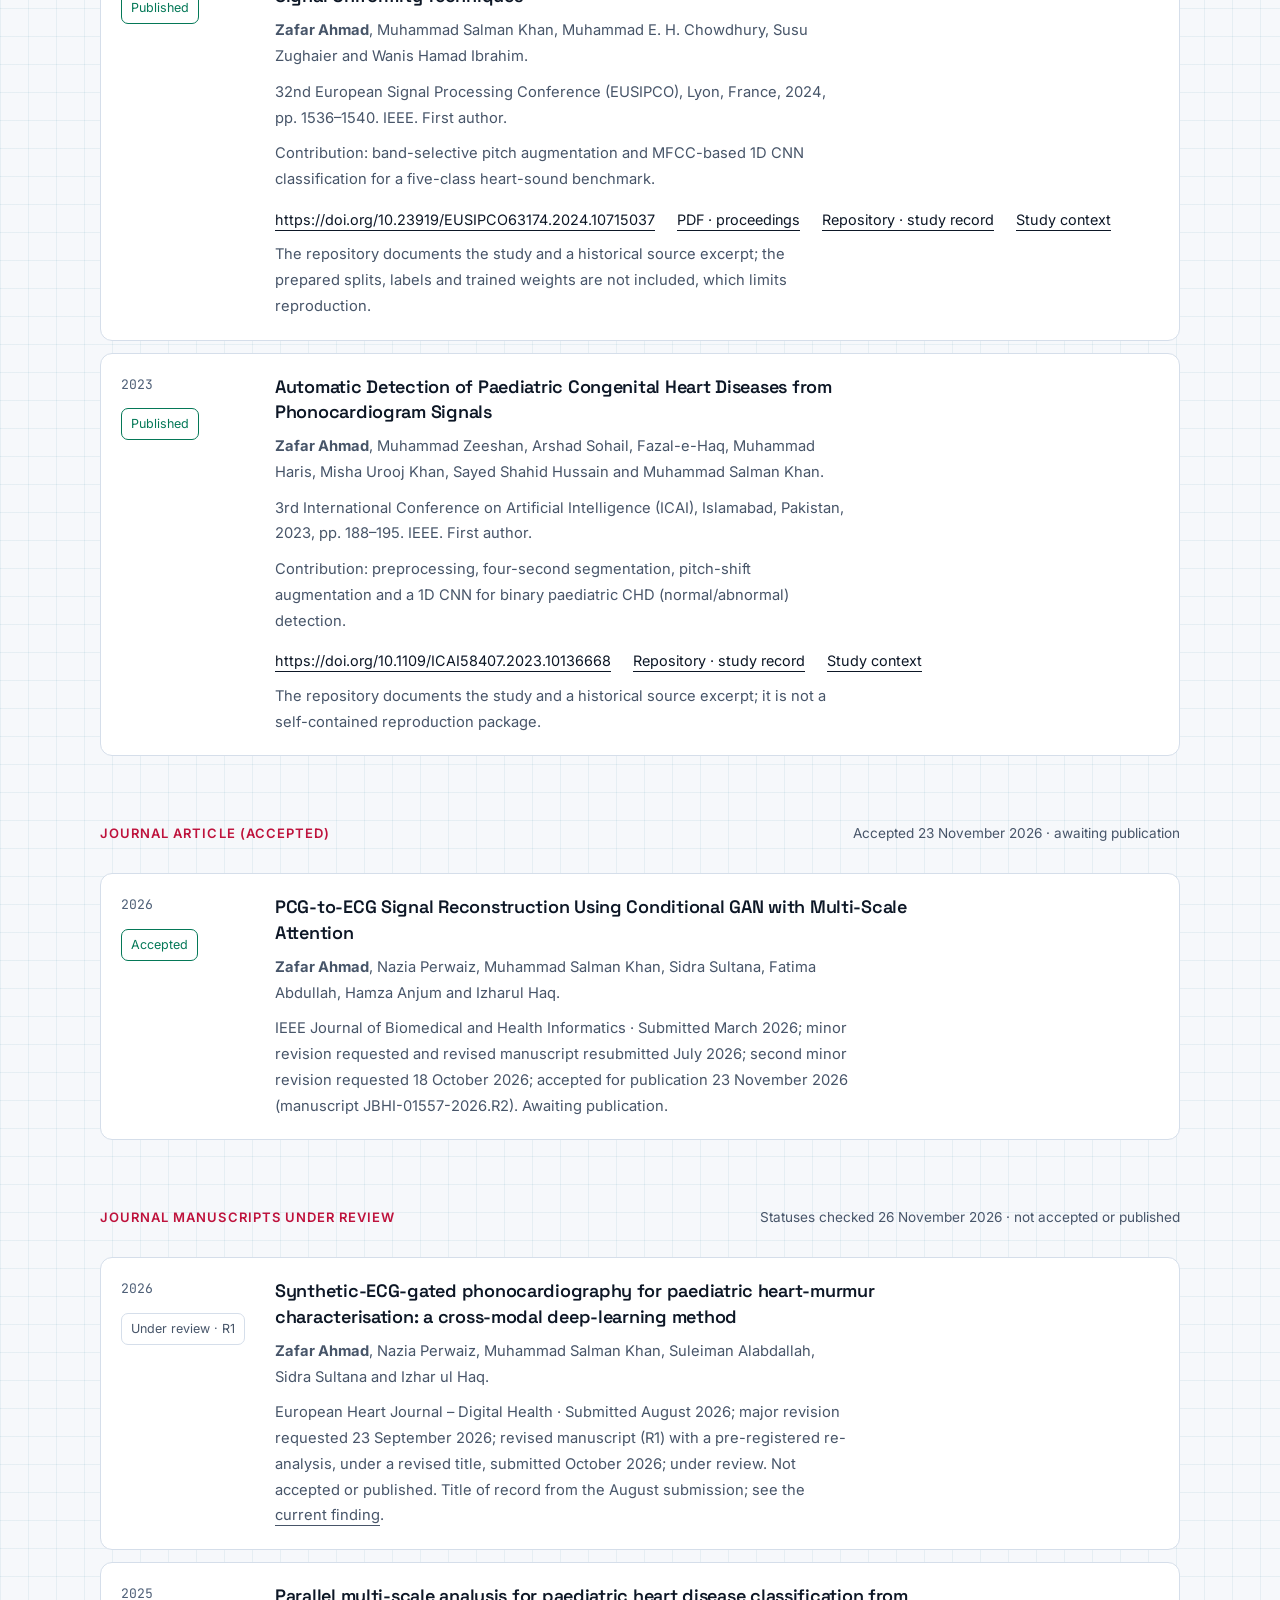
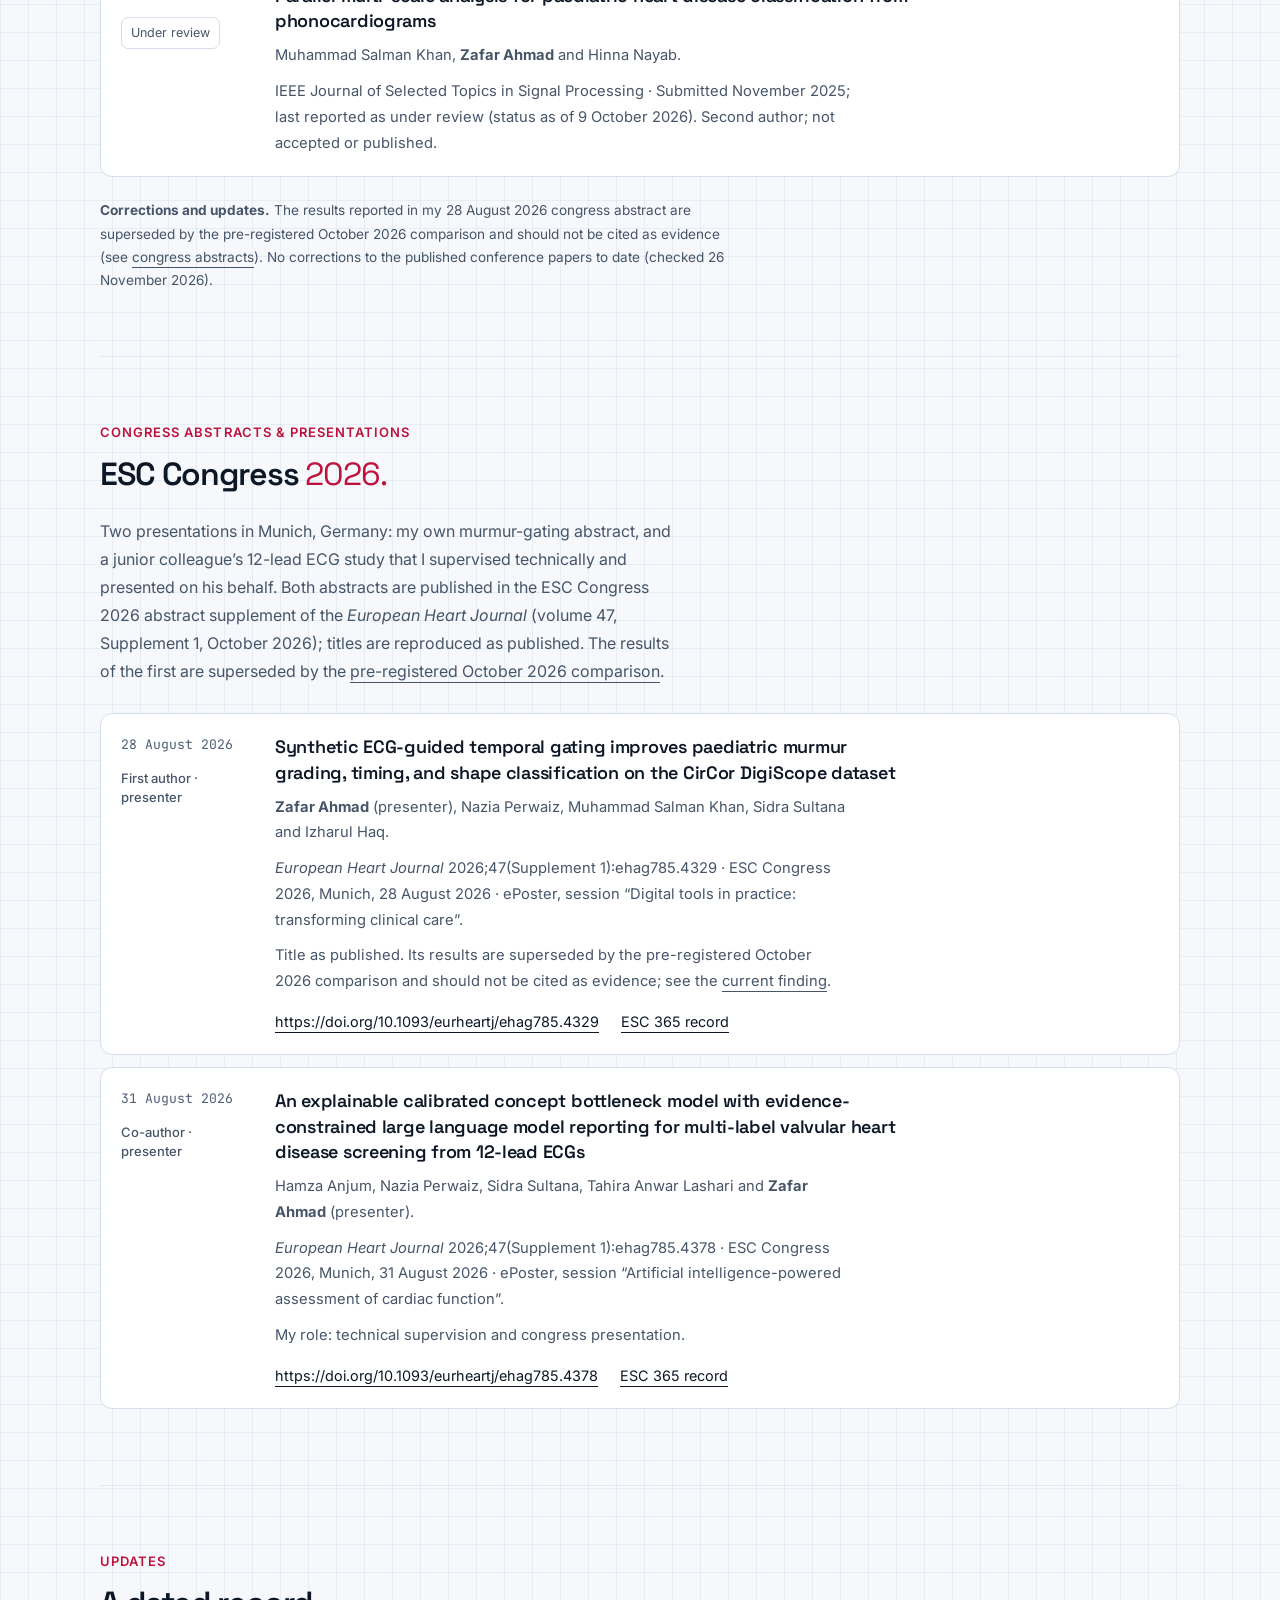
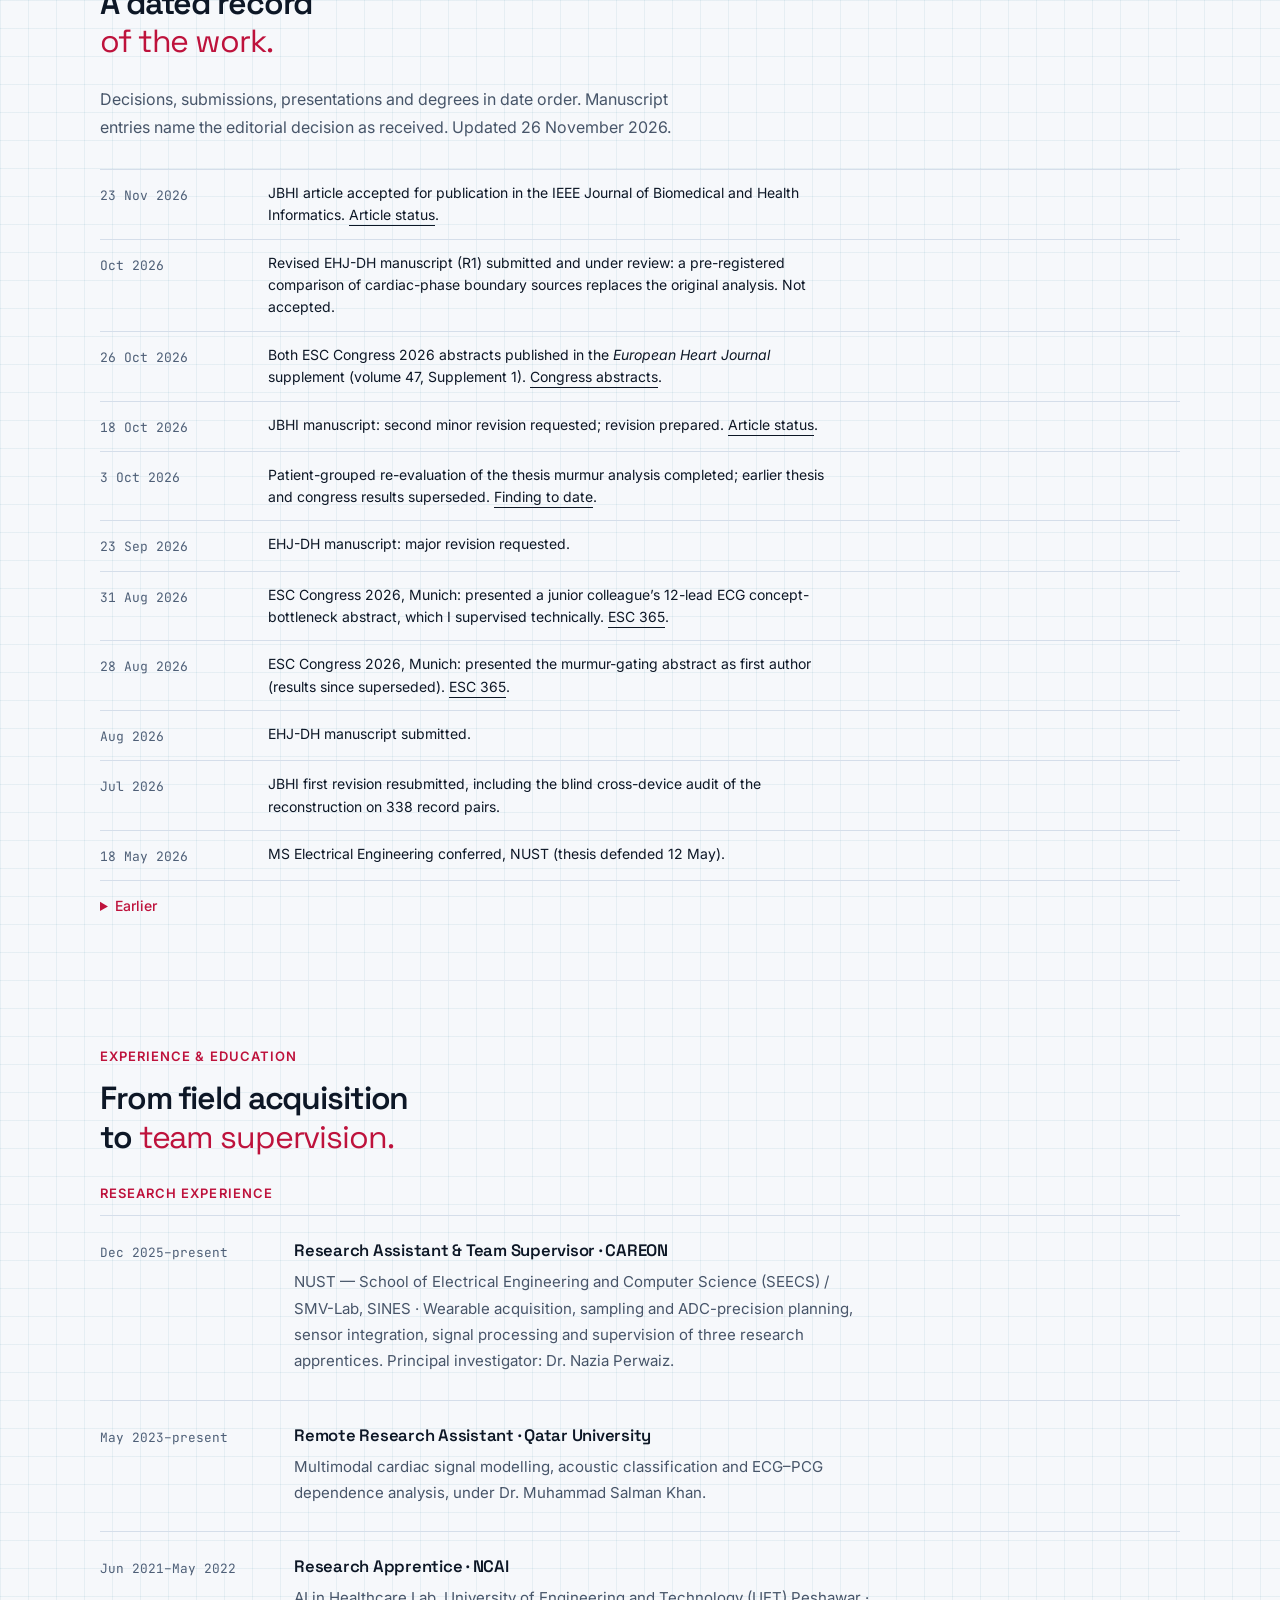
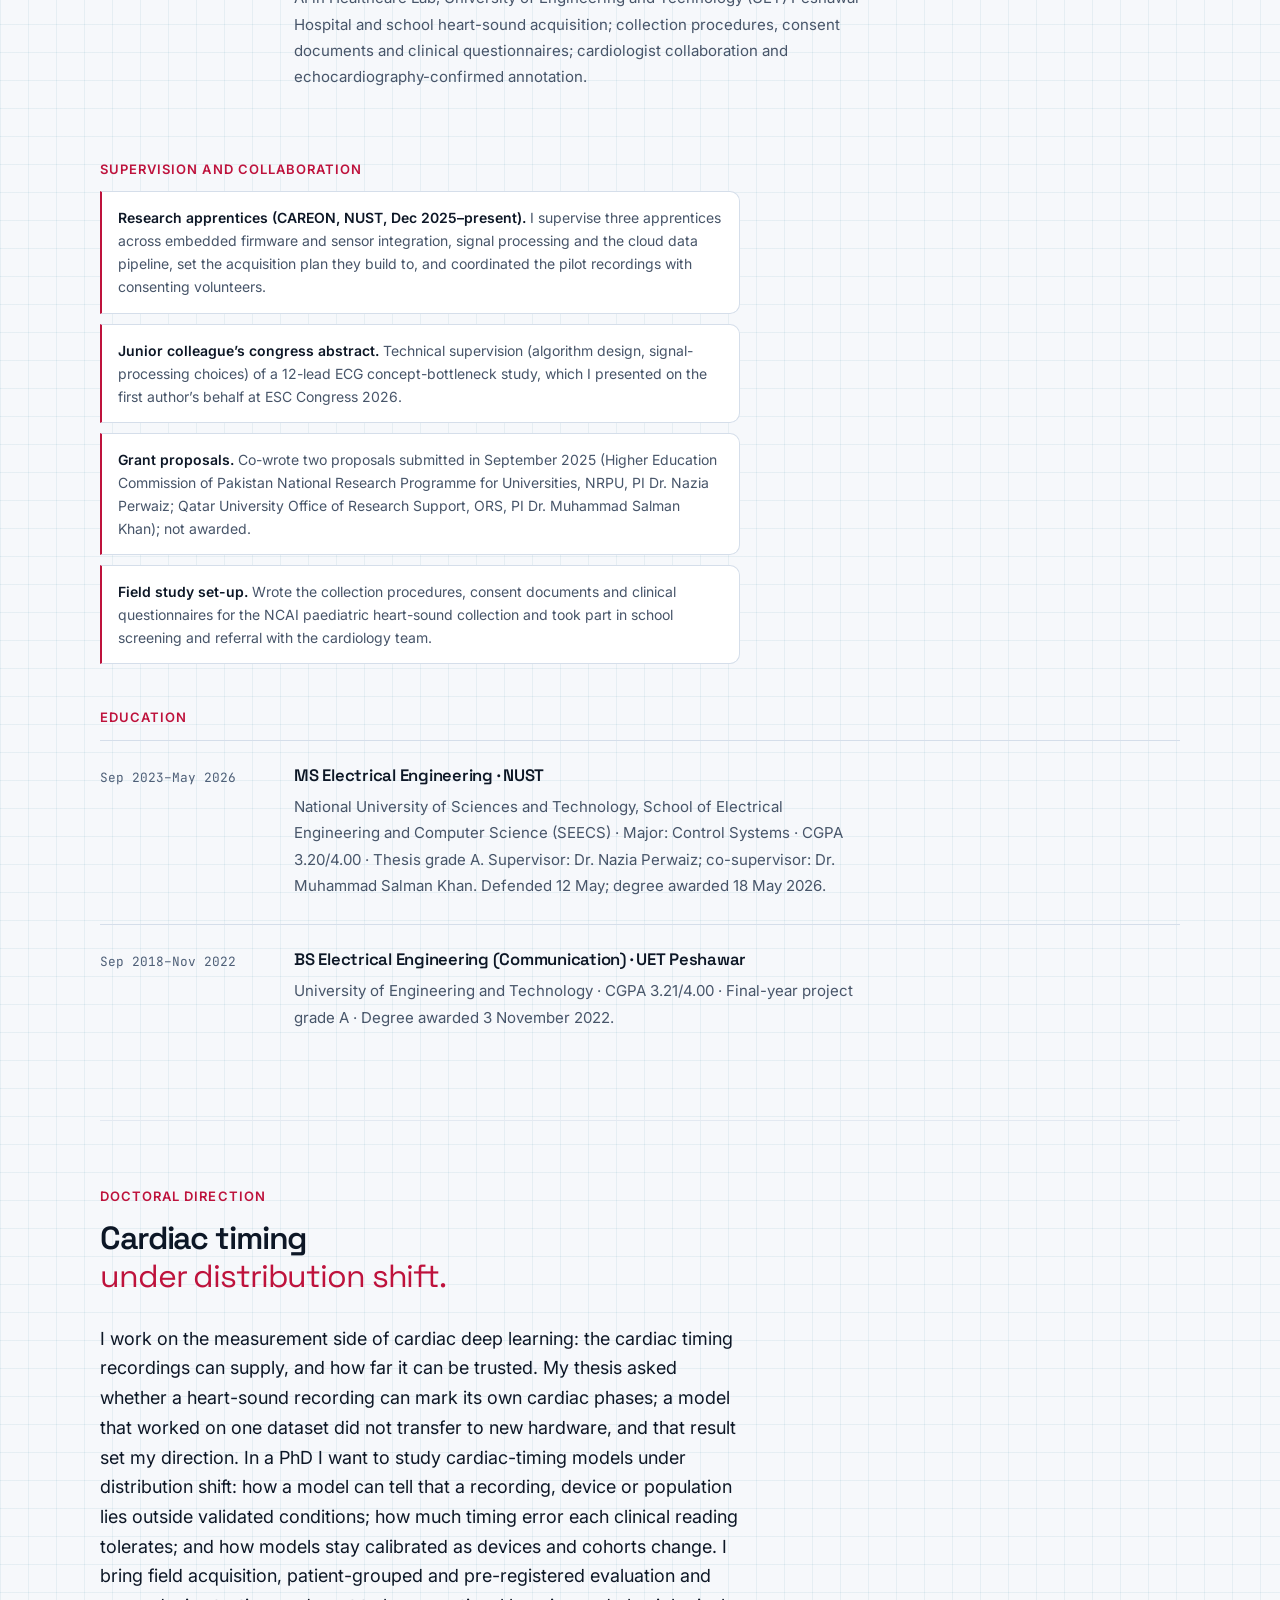
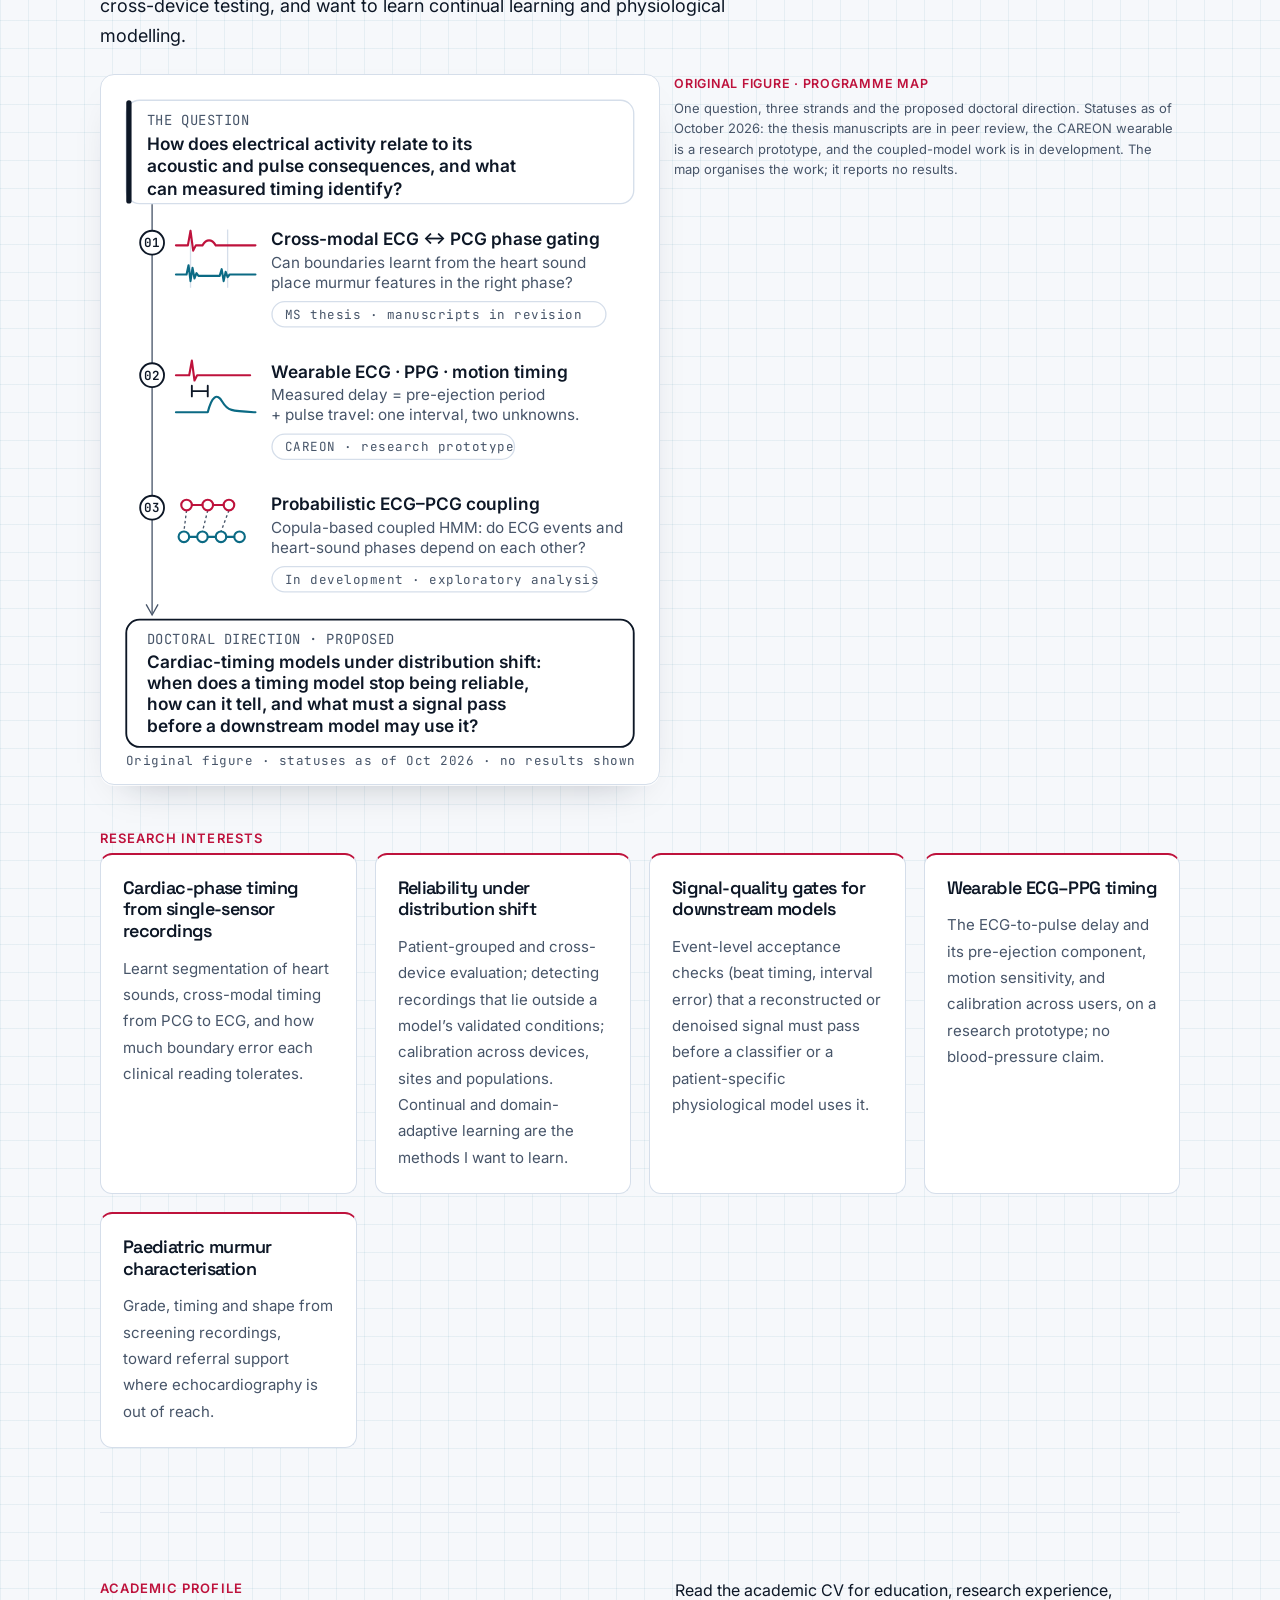
<file: research.html>
<!doctype html>
<html lang="en" data-theme="dark">
<head>
  <meta charset="utf-8">
  <meta name="viewport" content="width=device-width, initial-scale=1">
  <title>Zafar Ahmad — Cardiovascular Research Portfolio</title>
  <meta name="description" content="Zafar Ahmad’s cardiovascular research portfolio: cardiac timing from heart-sound, ECG and pulse recordings, patient-grouped and pre-registered evaluation, wearable sensing, published conference papers, journal manuscripts in revision and doctoral research interests.">
  <meta name="theme-color" content="#0a0e14">
  <link rel="canonical" href="https://zafar-ahmad-5359.github.io/research.html">
  <meta property="og:type" content="website">
  <meta property="og:site_name" content="Zafar Ahmad">
  <meta property="og:title" content="Zafar Ahmad — Cardiovascular Research Portfolio">
  <meta property="og:description" content="Cardiac timing from heart-sound, ECG and pulse recordings; patient-grouped and pre-registered evaluation; wearable research; doctoral direction in reliability under distribution shift.">
  <meta property="og:url" content="https://zafar-ahmad-5359.github.io/research.html">
  <meta property="og:image" content="https://zafar-ahmad-5359.github.io/assets/portfolio-social-preview.png">
  <meta property="og:image:width" content="1200">
  <meta property="og:image:height" content="630">
  <meta property="og:image:alt" content="Zafar Ahmad: cardiovascular signal processing and deep learning. Two first-author conference papers, ESC Congress 2026 presentations, and routes to research, audio engineering and PhonoAxis.">
  <meta name="twitter:card" content="summary_large_image">
  <meta name="twitter:title" content="Zafar Ahmad — Cardiovascular Research Portfolio">
  <meta name="twitter:description" content="Cardiac timing from heart-sound, ECG and pulse recordings; patient-grouped and pre-registered evaluation; wearable research. Seeking doctoral training in cardiovascular digital health.">
  <meta name="twitter:image" content="https://zafar-ahmad-5359.github.io/assets/portfolio-social-preview.png">
  <meta name="twitter:image:alt" content="Zafar Ahmad: cardiovascular signal processing and deep learning. Two first-author conference papers, ESC Congress 2026 presentations, and routes to research, audio engineering and PhonoAxis.">
  <link rel="icon" type="image/svg+xml" href="data:image/svg+xml,%3Csvg xmlns='http://www.w3.org/2000/svg' viewBox='0 0 32 32'%3E%3Crect width='32' height='32' rx='7' fill='%230a0e14'/%3E%3Cpath d='M4 17h6l3-8 4 15 3-7h8' fill='none' stroke='%2322d3ee' stroke-width='2.4' stroke-linecap='round' stroke-linejoin='round'/%3E%3C/svg%3E">
  <script src="theme.js"></script><link rel="preconnect" href="https://fonts.googleapis.com"><link rel="preconnect" href="https://fonts.gstatic.com" crossorigin>
  <link rel="stylesheet" href="https://fonts.googleapis.com/css2?family=Inter:wght@400;500;600&amp;family=JetBrains+Mono:wght@400;500&amp;family=Space+Grotesk:wght@500;600;700&amp;display=swap" media="print" onload="this.media='all'"><noscript><link rel="stylesheet" href="https://fonts.googleapis.com/css2?family=Inter:wght@400;500;600&amp;family=JetBrains+Mono:wght@400;500&amp;family=Space+Grotesk:wght@500;600;700&amp;display=swap"></noscript>
  <link rel="stylesheet" href="tokens.css">
  <link rel="stylesheet" href="styles.css">
  <link rel="stylesheet" href="portfolio-theme.css"><script src="app.js" defer></script>
  <script type="application/ld+json">
  {"@context":"https://schema.org","@graph":[
    {"@type":"ScholarlyArticle","@id":"https://doi.org/10.23919/EUSIPCO63174.2024.10715037","headline":"Phonocardiogram Classification Based on 1D CNN with Pitch-Shifting and Signal Uniformity Techniques","author":[{"@id":"https://zafar-ahmad-5359.github.io/#person"},{"@type":"Person","name":"Muhammad Salman Khan"},{"@type":"Person","name":"Muhammad E. H. Chowdhury"},{"@type":"Person","name":"Susu Zughaier"},{"@type":"Person","name":"Wanis Hamad Ibrahim"}],"datePublished":"2024-08-26","pagination":"1536-1540","isPartOf":{"@type":"Book","name":"2024 32nd European Signal Processing Conference (EUSIPCO)","publisher":{"@type":"Organization","name":"IEEE"}},"publication":{"@type":"PublicationEvent","name":"32nd European Signal Processing Conference (EUSIPCO 2024)","location":{"@type":"Place","name":"Lyon, France"},"startDate":"2024-08-26"},"publisher":{"@type":"Organization","name":"IEEE"},"identifier":{"@type":"PropertyValue","propertyID":"DOI","value":"10.23919/EUSIPCO63174.2024.10715037"},"url":"https://doi.org/10.23919/EUSIPCO63174.2024.10715037","sameAs":["https://ieeexplore.ieee.org/document/10715037","https://eurasip.org/Proceedings/Eusipco/Eusipco2024/pdfs/0001536.pdf"],"inLanguage":"en"},
    {"@type":"ScholarlyArticle","@id":"https://doi.org/10.1109/ICAI58407.2023.10136668","headline":"Automatic Detection of Paediatric Congenital Heart Diseases from Phonocardiogram Signals","author":[{"@id":"https://zafar-ahmad-5359.github.io/#person"},{"@type":"Person","name":"Muhammad Zeeshan"},{"@type":"Person","name":"Arshad Sohail"},{"@type":"Person","name":"Fazal-e-Haq"},{"@type":"Person","name":"Muhammad Haris"},{"@type":"Person","name":"Misha Urooj Khan"},{"@type":"Person","name":"Sayed Shahid Hussain"},{"@type":"Person","name":"Muhammad Salman Khan"}],"datePublished":"2023-02-22","pagination":"188-195","isPartOf":{"@type":"Book","name":"2023 3rd International Conference on Artificial Intelligence (ICAI)","publisher":{"@type":"Organization","name":"IEEE"}},"publication":{"@type":"PublicationEvent","name":"3rd International Conference on Artificial Intelligence (ICAI 2023)","location":{"@type":"Place","name":"Islamabad, Pakistan"},"startDate":"2023-02-22"},"publisher":{"@type":"Organization","name":"IEEE"},"identifier":{"@type":"PropertyValue","propertyID":"DOI","value":"10.1109/ICAI58407.2023.10136668"},"url":"https://doi.org/10.1109/ICAI58407.2023.10136668","sameAs":["https://ieeexplore.ieee.org/document/10136668"],"inLanguage":"en"}
  ]}
  </script>
</head>
<body class="portfolio-page research-page">
<a class="skip-link" href="#main">Skip to content</a>
<header class="site-header shell">
  <a class="wordmark" href="index.html" aria-label="Zafar Ahmad home"><span class="wordmark-mark" aria-hidden="true">ZA</span><span class="wordmark-text">zafar<span>.</span>ahmad</span></a>
  <button class="menu-toggle" aria-controls="site-nav" aria-expanded="false" type="button">Menu <span aria-hidden="true">+</span></button>
  <nav id="site-nav" aria-label="Main navigation"><a href="index.html">Home</a><a href="research.html" aria-current="page">Cardiovascular research</a><a href="audio.html">Audio &amp; acoustics</a><a href="startup.html">PhonoAxis</a></nav>
    <button class="theme-toggle" type="button" aria-label="Switch colour theme" hidden><span class="sun" aria-hidden="true">☀</span><span class="moon" aria-hidden="true">☾</span></button>
</header>
<main id="main">
<section class="page-hero shell" aria-labelledby="hero-title">
  <div>
    <p class="eyebrow">Cardiovascular research portfolio</p>
    <h1 id="hero-title">From cardiac signals<br>to <em>timing you can trust.</em></h1>
    <p class="hero-copy">I study three cardiac signals: the electrocardiogram (ECG), the phonocardiogram or heart-sound recording (PCG), and the photoplethysmogram or optical pulse signal (PPG). My work combines clinical data collection, deep learning and wearable prototyping, and asks how far the cardiac timing a recording supplies can be trusted across patients and devices.</p>
    <p class="credential-line">MS Electrical Engineering, National University of Sciences and Technology (NUST), 2026 · Two first-author conference papers: ICAI&nbsp;2023, EUSIPCO&nbsp;2024 · Two European Society of Cardiology (ESC) Congress&nbsp;2026 presentations · Paediatric heart-sound fieldwork with cardiologists (National Centre of Artificial Intelligence, NCAI, 2021–22)</p>
    <div class="hero-actions"><a class="button" href="downloads/Zafar-Ahmad-Academic-CV.pdf">Academic CV · PDF · updated 31 Oct 2026</a><a class="button secondary" href="#publications">Publications</a></div>
    <div class="inline-links"><a class="text-link" href="#cross-modal">The research arc</a><a class="text-link" href="#updates">Updates</a><a class="text-link" href="research-brief.txt">Research brief · TXT</a></div>
  </div>
  <aside class="hero-aside"><strong>Seeking a PhD in cardiovascular digital health</strong><p>I study cardiac-timing models under distribution shift: how a model can tell that a recording, device or population lies outside its validated conditions, how much timing error each clinical reading tolerates, and how models stay calibrated as devices change.</p><p class="small-print availability">Applying for PhD positions starting in 2027.</p><div class="inline-links"><a class="text-link" href="#doctoral">Doctoral direction</a><a class="text-link orcid-link" href="https://orcid.org/0009-0005-2295-8548"><svg class="orcid-icon" viewBox="0 0 24 24" aria-hidden="true" focusable="false"><circle cx="12" cy="12" r="12" fill="#a6ce39"/><path fill="#fff" d="M7.4 7.3h1.6v9.4H7.4zM8.2 4.6a1 1 0 1 1 0 2 1 1 0 0 1 0-2zM10.9 7.3h3.6c3.1 0 4.7 2.2 4.7 4.7 0 2.7-1.9 4.7-4.7 4.7h-3.6zm1.6 1.4v6.6h2c2.3 0 3.1-1.7 3.1-3.3 0-1.7-1-3.3-3.1-3.3z"/></svg>ORCID 0009-0005-2295-8548</a><a class="text-link" href="https://scholar.google.com/citations?user=D5W9TVwAAAAJ&amp;hl=en">Google Scholar</a><a class="text-link" href="https://esc365.escardio.org/person/1388860">ESC 365</a></div></aside>
</section>
<nav class="section-nav shell" aria-label="Research page sections"><a href="#research">Research</a><a href="#publications">Publications</a><a href="#presentations">Presentations</a><a href="#updates">Updates</a><a href="#experience">Experience</a><a href="#doctoral">Doctoral interests</a><a href="#cv">Materials &amp; CV</a></nav>
<section id="research" class="section shell" aria-labelledby="research-title">
  <div class="section-top"><div><p class="section-label">Research programme</p><h2 id="research-title">The coupling behind<br><em>the recording.</em></h2></div></div>
  <nav class="research-index" aria-label="Research projects"><a class="text-link" href="#cross-modal">01 · Cardiac timing from heart sounds</a><a class="text-link" href="#wearables">02 · Wearable sensing</a><a class="text-link" href="#coupled-hmm">03 · Probabilistic coupling</a><a class="text-link" href="#heart-sound-studies">04 · Published heart-sound studies</a></nav>
  <article id="cross-modal" class="project">
    <div class="project-meta"><span class="project-number">01</span><span>MS thesis · NUST → revised journal manuscript</span><span class="meta-tag">Journal manuscripts in revision</span><p class="meta-extra">2023–2026<br>Supervisor: Dr. Nazia Perwaiz<br>Co-supervisor: Dr. Muhammad Salman Khan</p></div>
    <div class="project-content">
      <h3>Cardiac timing from the heart sound itself</h3>
      <p class="small-print">Formal thesis title: “Cross-Modal Reconstruction of Cardiac Signals: Decoding ECG-PCG Electromechanical Coupling Dynamics” (NUST, 2026).</p>
      <p>Heart sounds record the mechanical consequences of each beat. A murmur’s grade, timing and shape are read against the cardiac cycle, but a stethoscope recording carries no ECG to mark it. This line of work asks whether the recording can supply that timing itself, and how far timing obtained that way can be trusted for unseen patients and new devices.</p>
      <figure class="fig-wrap" aria-labelledby="pg-cap"><div class="fig-card"><svg class="fig" xmlns="http://www.w3.org/2000/svg" viewBox="0 0 400 408" role="img" aria-labelledby="pg-t pg-d">
<title id="pg-t">Phase gating of one cardiac cycle: four phase bands and four sources of boundaries, drawn as a design illustration</title>
<desc id="pg-d">Top: an illustrative phonocardiogram of one cardiac cycle with the first heart sound S1, a quiet systole, the second heart sound S2 and diastole, with shaded bands over S1 and S2. Below, four rows show where phase boundaries come from in the revised study: A, equal-time windows, a control whose fixed-duration windows are not aligned to the beat; B, a learnt segmenter, a trained network whose boundaries are estimated from the heart sound and sit near the sounds with illustrative uncertainty bands; C, a published acoustic segmenter that uses the heart sound only; D, expert-reviewed annotation, the reference. Every row feeds the same phase-wise features and the same fixed classifier recipe under participant-grouped folds, so only the boundaries differ. Boundary offsets and shaded widths are illustrative; no measured result is shown.</desc>
<style>
.fig{--f-ink:var(--portfolio-text,var(--text,#e6edf3));--f-mut:var(--portfolio-muted,var(--muted,#95a3b6));--f-line:var(--portfolio-line,var(--border,#29384e));--f-surf:var(--portfolio-surface,var(--surface,#111824));--f-ecg:var(--portfolio-research,var(--ecg,#fb91a7));--f-acc:var(--portfolio-brand,var(--accent,#22d3ee));font-family:Inter,system-ui,-apple-system,"Segoe UI",sans-serif}
@media (prefers-color-scheme:light){:root:not([data-theme]) .fig,:root:not([data-theme]).fig{--f-ink:#0d1726;--f-mut:#475569;--f-line:#d5deea;--f-surf:#fff;--f-ecg:#a72439;--f-acc:#0e7490}}
.fig text{fill:var(--f-ink);font-size:13px}
.fig .mono{font-family:"JetBrains Mono",ui-monospace,Menlo,Consolas,monospace;font-size:10.5px;letter-spacing:.04em}
.fig .mut{fill:var(--f-mut)}.fig .b{font-weight:600}.fig .s{font-size:11.5px}.fig .xs{font-size:9.5px}
.fig .ln{stroke:var(--f-line);fill:none}.fig .mk{stroke:var(--f-mut);fill:none}
.fig .ecg{stroke:var(--f-ecg);fill:none;stroke-width:1.6;stroke-linejoin:round;stroke-linecap:round}
.fig .acc{stroke:var(--f-acc);fill:none;stroke-width:1.6;stroke-linejoin:round;stroke-linecap:round}
.fig .ink{stroke:var(--f-ink);fill:none;stroke-width:1.4;stroke-linejoin:round;stroke-linecap:round}
.fig .wash{fill:var(--f-acc);fill-opacity:.12}.fig .f-ecg{fill:var(--f-ecg)}.fig .f-acc{fill:var(--f-acc)}.fig .f-ink{fill:var(--f-ink)}.fig .f-mut{fill:var(--f-mut)}.fig .f-surf{fill:var(--f-surf)}
</style>
<rect width="400" height="408" class="f-surf"/>
<text x="8" y="16" class="mono mut">PHASE GATING · ONE CARDIAC CYCLE · DESIGN ILLUSTRATION</text>
<rect x="8" y="28" width="57.6" height="72" class="wash"/><rect x="184.6" y="28" width="46.1" height="72" class="wash"/>
<rect x="8" y="126" width="57.6" height="184" class="wash" fill-opacity=".05"/><rect x="184.6" y="126" width="46.1" height="184" class="wash" fill-opacity=".05"/>
<path d="M65.6 28V100M184.6 28V100M230.7 28V100" class="mk"/>
<path d="M65.6 126V310M184.6 126V310M230.7 126V310" class="ln"/>
<path d="M8 64H392" class="ln"/>
<path d="M8 64L14 64L15 65.6L16 67.2L17 67.8L18 66.9L19 64.2L20 60.2L21 55.9L22 53L23 53L24 56.7L25 63.6L26 71.9L27 78.9L28 81.8L29 78.8L30 70.3L31 58.5L32 47L33 40L34 40.1L35 47.7L36 60.7L37 74.9L38 85.7L39 89.8L40 86L41 75.9L42 63.1L43 51.9L44 45.6L45 45.6L46 51.3L47 60.1L48 68.8L49 74.9L50 76.9L51 75.1L52 70.7L53 65.6L54 61.6L55 59.4L56 59.4L57 60.8L58 62.8L59 64.7L60 65.8L61 66.1L62 65.7L63 65L64 64.2L65 63.5L71 63.4L77 63.1L83 63.3L89 63.9L95 64.5L101 64.8L107 64.8L113 64.5L119 63.9L125 63.3L131 63.1L137 63.3L143 63.8L149 64.4L155 64.8L161 64.9L167 64.5L173 64L179 63.4L185 62.9L191 63L192 61.3L193 60L194 60.5L195 63.4L196 68L197 71.6L198 71.2L199 65.6L200 56.9L201 50.2L202 50.6L203 59.5L204 72.8L205 82.9L206 83.2L207 73L208 57.8L209 46.6L210 45.7L211 55L212 68.5L213 78.3L214 79.6L215 73.2L216 64L217 57.5L218 56.4L219 59.7L220 64.4L221 67.6L222 68.2L223 66.7L224 64.7L225 63.4L226 63L227 63.3L233 63.4L239 63.1L245 63.2L251 63.6L257 64.2L263 64.7L269 64.9L275 64.7L281 64.1L287 63.5L293 63.2L299 63.2L305 63.5L311 64.1L317 64.7L323 64.9L329 64.7L335 64.2L341 63.6L347 63.2L353 63.1L359 63.5L365 64L371 64.6L377 64.9L383 64.8L389 64.3L392 64" class="acc"/>
<text x="92" y="42" class="mono mut">Phonocardiogram (illustrative)</text>
<text x="36.8" y="114" class="mono" text-anchor="middle">S1</text>
<text x="125.1" y="114" class="mono" text-anchor="middle">Systole</text>
<text x="207.7" y="114" class="mono" text-anchor="middle">S2</text>
<text x="311.4" y="114" class="mono" text-anchor="middle">Diastole</text>
<text x="8" y="132" class="s b">A · Equal-time windows (control) · not aligned to the beat</text>
<path d="M8 146H392" class="mk" stroke-dasharray="1.5 3"/>
<path d="M27.2 139v14" class="mk"/><rect x="24.7" y="136.5" width="5" height="5" class="f-mut"/><path d="M123.2 139v14" class="mk"/><rect x="120.7" y="136.5" width="5" height="5" class="f-mut"/><path d="M219.2 139v14" class="mk"/><rect x="216.7" y="136.5" width="5" height="5" class="f-mut"/><path d="M315.2 139v14" class="mk"/><rect x="312.7" y="136.5" width="5" height="5" class="f-mut"/>
<text x="8" y="178" class="s b">B · Learnt segmenter · boundaries estimated from the sound</text>
<path d="M8 192H392" class="ecg" stroke-width="1"/>
<rect x="4.9" y="184" width="15.4" height="16" class="f-ecg" fill-opacity=".22"/><path d="M12.6 185v14" class="ecg" stroke-width="1.2"/><circle cx="12.6" cy="185" r="3.2" class="f-ecg"/><rect x="63.3" y="184" width="15.4" height="16" class="f-ecg" fill-opacity=".22"/><path d="M71 185v14" class="ecg" stroke-width="1.2"/><circle cx="71" cy="185" r="3.2" class="f-ecg"/><rect x="181.5" y="184" width="15.4" height="16" class="f-ecg" fill-opacity=".22"/><path d="M189.2 185v14" class="ecg" stroke-width="1.2"/><circle cx="189.2" cy="185" r="3.2" class="f-ecg"/><rect x="227.6" y="184" width="15.4" height="16" class="f-ecg" fill-opacity=".22"/><path d="M235.3 185v14" class="ecg" stroke-width="1.2"/><circle cx="235.3" cy="185" r="3.2" class="f-ecg"/>
<text x="8" y="224" class="s b">C · Acoustic segmenter · published, heart sound only</text>
<path d="M8 238H392" class="acc" stroke-width="1" stroke-dasharray="4 3"/>
<path d="M8 231v14" class="acc" stroke-width="1.2"/><path d="M8 227.5l3.6 6.5h-7.2z" class="f-acc"/><path d="M61 231v14" class="acc" stroke-width="1.2"/><path d="M61 227.5l3.6 6.5h-7.2z" class="f-acc"/><path d="M178.5 231v14" class="acc" stroke-width="1.2"/><path d="M178.5 227.5l3.6 6.5h-7.2z" class="f-acc"/><path d="M236.9 231v14" class="acc" stroke-width="1.2"/><path d="M236.9 227.5l3.6 6.5h-7.2z" class="f-acc"/>
<text x="8" y="270" class="s b">D · Expert-reviewed annotation · the reference boundaries</text>
<path d="M8 284H392" class="ink" stroke-width="1.2"/>
<path d="M8 277v14" class="ink"/><path d="M8 273.5l3.5 3.5-3.5 3.5-3.5-3.5z" class="f-ink"/><path d="M65.6 277v14" class="ink"/><path d="M65.6 273.5l3.5 3.5-3.5 3.5-3.5-3.5z" class="f-ink"/><path d="M184.6 277v14" class="ink"/><path d="M184.6 273.5l3.5 3.5-3.5 3.5-3.5-3.5z" class="f-ink"/><path d="M230.7 277v14" class="ink"/><path d="M230.7 273.5l3.5 3.5-3.5 3.5-3.5-3.5z" class="f-ink"/>
<text x="8" y="322" class="mono mut">ONLY THE BOUNDARIES DIFFER · PARTICIPANT-GROUPED FOLDS</text>
<rect x="8.5" y="330.5" width="118" height="36" rx="6" class="ln"/><text x="67" y="345" class="s" text-anchor="middle">Same features</text><text x="67" y="359" class="s mut" text-anchor="middle">within each phase</text>
<rect x="141.5" y="330.5" width="118" height="36" rx="6" class="ln"/><text x="200" y="345" class="s" text-anchor="middle">One classifier</text><text x="200" y="359" class="s mut" text-anchor="middle">recipe, fixed</text>
<rect x="274.5" y="330.5" width="118" height="36" rx="6" class="ln"/><text x="333" y="345" class="s" text-anchor="middle">Murmur grade,</text><text x="333" y="359" class="s mut" text-anchor="middle">timing and shape</text>
<path d="M127 348.5h12M135 345l4 3.5-4 3.5M260 348.5h12M268 345l4 3.5-4 3.5" class="mk"/>
<text x="8" y="388" class="mono xs mut">Boundary offsets and shaded widths are illustrative,</text><text x="8" y="402" class="mono xs mut">not measured. No result is shown. Original figure · 2026.</text>
</svg></div><figcaption id="pg-cap"><span class="fig-label">Original design illustration · not a result plot</span>One illustrative cardiac cycle of heart sound with the four phase bands used for gating, and four sources of phase boundaries compared on the same participant-grouped folds: equal-time windows as the control, a learnt segmenter, a published acoustic segmenter, and expert-reviewed annotation as the reference. Boundary offsets and shaded widths are drawn to explain the design, not measured.</figcaption></figure>
      <dl class="facts">
        <div><dt>Question</dt><dd>Where should cardiac-phase boundaries come from when a stethoscope recording has no simultaneous ECG, and how much of the value of expert-reviewed segmentation can an automatic method recover for unseen patients?</dd></div>
        <div><dt>Method</dt><dd>Thesis and the article accepted in the IEEE Journal of Biomedical and Health Informatics (JBHI): conditional reconstruction of an ECG-like signal from heart sounds. Manuscript under revision at the European Heart Journal – Digital Health (EHJ-DH), revised October 2026: a pre-registered, participant-grouped comparison of cardiac-phase boundary sources on the public CirCor DigiScope dataset, with one feature extractor, one classifier recipe and one fold split, so that only the boundaries differ.</dd></div>
        <div><dt>My contribution</dt><dd>Developed reconstruction and phase-analysis workflows, designed experiments and patient-grouped evaluation, led the first-author manuscripts and a blind cross-device audit of the reconstruction.</dd></div>
      </dl>
      <ol class="arc" aria-label="The research arc in five steps">
        <li><span class="tiny-label">2024 – Aug 2026</span><h4>The hypothesis</h4><p>A murmur recurs on every beat at the same cardiac phase; interference in the same frequency band does not. If an ECG-like reference could be reconstructed from the heart sound, its R-peaks would mark each cycle and phase-wise features would characterise the murmur. A conditional generative adversarial network (GAN) with multi-scale attention was built for that reconstruction (the JBHI article), and the gating idea was presented at ESC Congress 2026.</p></li>
        <li><span class="tiny-label">Oct 2026</span><h4>The patient-grouped result</h4><p>Re-running the murmur analysis with every patient’s recordings in one fold, and preprocessing fitted on training data only, showed that expert-reviewed phase boundaries carried information equal-time windows missed, while phase boundaries fixed at the reconstructed ECG’s R-peaks did not separate from equal-time windows. Separately, a blind test of the reconstruction on 338 record pairs from different hardware did not transfer. The earlier thesis and congress results are superseded.</p></li>
        <li><span class="tiny-label">Oct 2026</span><h4>A pre-registered redesign</h4><p>For the journal revision, the question, the arms, the hypotheses and the margin were written down and frozen before any arm was scored; the plan is to be released with the paper. The comparison sets learnt phase boundaries, an acoustic segmenter and expert-reviewed segmentation against equal-time windows through one shared pipeline, so that only the source of the boundaries differs. Grouping is by participant, the dataset’s unit of identity: every recording from one participant stays in one fold.</p></li>
        <li><span class="tiny-label">Revised manuscript (R1) · under review</span><h4>What the comparison found · to follow</h4><p>The revised manuscript (R1) has been submitted to the <em>European Heart Journal – Digital Health</em> and is under review. Its findings will be summarised here once the review concludes.</p></li>
        <li><span class="tiny-label">Doctoral question</span><h4>What I ask next</h4><p>The route that worked on one dataset did not transfer to new hardware. Where does a timing model stop being reliable, how can it tell, and what must a signal pass before a downstream model may use it? <a class="text-link" href="#doctoral">My doctoral direction</a>.</p></li>
      </ol>
      <p id="current-evaluation" class="note"><strong>Finding to date · October 2026:</strong> In the October re-evaluation, with every patient’s recordings kept in one fold, expert-reviewed phase boundaries carried useful information for murmur characterisation, and the thesis’s synthetic-ECG route, with phases fixed at its reconstructed R-peaks, did not separate from equal-time windows. A pre-registered comparison of learnt, acoustic and expert-reviewed boundary sources (analysis plan frozen before any arm was scored; to be released with the paper) was submitted with the EHJ-DH revision (R1, under review) and supersedes that re-evaluation (not accepted or published); its findings will be summarised here once the review concludes.</p>
      <p><strong>What the revision tests:</strong> whether phase boundaries learnt from the heart sound alone recover the value of expert-reviewed segmentation, against equal-time windows and an acoustic segmenter, for unseen participants. <a class="text-link" href="#doctoral">How this leads to my doctoral question</a></p>
      <figure aria-labelledby="evaluation-caption">
        <ol class="evaluation-flow">
          <li class="evaluation-step"><span class="tiny-label">Group</span><h4>Separate participants</h4><p>Every recording from a participant stays in one fold.</p></li>
          <li class="evaluation-step"><span class="tiny-label">Fit</span><h4>Training data only</h4><p>Fit preprocessing within each training fold, then apply it to the held-out data.</p></li>
          <li class="evaluation-step"><span class="tiny-label">Freeze</span><h4>Pre-register the plan</h4><p>Question, arms, hypotheses and margin written down before any arm is scored; later decisions logged.</p></li>
          <li class="evaluation-step"><span class="tiny-label">Compare</span><h4>One pipeline</h4><p>One feature extractor and one classifier; only the source of the phase boundaries differs.</p></li>
          <li class="evaluation-step"><span class="tiny-label">Evaluate</span><h4>Each task, paired</h4><p>Grade, timing and shape assessed separately, with paired participant-level uncertainty.</p></li>
        </ol>
        <p class="tiny-label comparators-label">Sources of cardiac-phase boundaries compared on the same folds</p>
        <div class="evaluation-comparators">
          <div class="evaluation-comparator"><strong>Equal-time windows</strong><p>Control without cardiac-phase alignment.</p></div>
          <div class="evaluation-comparator"><strong>Acoustic segmenter</strong><p>A published heart-sound segmenter, used as an automatic comparator.</p></div>
          <div class="evaluation-comparator"><strong>Learnt boundaries</strong><p>Phase boundaries estimated from the heart sound by a trained network.</p></div>
          <div class="evaluation-comparator"><strong>Earlier synthetic-ECG route</strong><p>R-peaks from the thesis reconstruction; the companion study.</p></div>
          <div class="evaluation-comparator"><strong>Expert-reviewed segmentation</strong><p>Dataset annotations; the reference.</p></div>
          <div class="evaluation-comparator"><strong>PCG-only neural network</strong><p>Learns from the heart sound directly; a detection reference without boundaries.</p></div>
        </div>
        <figcaption id="evaluation-caption">Original schematic of the pre-registered comparison prepared for the revised manuscript. It shows the evaluation design, not patient data, a result plot or live model inference.</figcaption>
      </figure>
      <details><summary>Data roles, evaluation and limits</summary><p>Paired ECG–PCG recordings support reconstruction development; separate-device paired recordings test reconstruction transfer. The public paediatric CirCor DigiScope heart-sound dataset is the classification cohort for murmur evaluation, with participant-grouped folds, macro-F1 for each task and paired participant-level bootstrap uncertainty. These are distinct data roles, rather than one shared clinical cohort.</p><p>The blind cross-device audit of the reconstruction covered 338 record pairs recorded with a different stethoscope at a different chest site; agreement did not transfer without retraining, and under matched hardware the reconstruction gives approximate cardiac-cycle timing, not a diagnostic ECG.</p><p>The pre-registered October 2026 comparison submitted with the EHJ-DH revision supersedes the thesis and congress analyses and the unregistered re-evaluation earlier in October 2026, whose qualitative conclusions are stated above; the thesis and congress results should not be cited as evidence for synthetic-ECG timing. Open: transfer to other devices and cohorts, and an external test of characterisation. The timing these methods supply is a phase reference for analysis, not a diagnostic ECG.</p></details>
      <div class="pub-links"><a class="text-link" href="research-brief.txt">Research brief · TXT</a><a class="text-link" href="#journal-manuscripts">Journal manuscripts</a><a class="text-link" href="#presentations">ESC 2026 presentation and context</a></div>
    </div>
  </article>
  <article id="wearables" class="project">
    <div class="project-meta"><span class="project-number">02</span><span>CAREON · NUST</span><span class="meta-tag">Research prototype</span><p class="meta-extra">December 2025–present</p></div>
    <div class="project-content"><h3>ECG, PPG and motion sensing on a shared clock</h3><p>Within CAREON (Continuous AI-Remote E-Health Operations Network), a NUST wearable research programme, I lead technical work and supervise three apprentices across firmware, sensor integration, signal processing and the cloud data pipeline.</p><dl class="facts"><div><dt>Implemented so far</dt><dd>Wearable prototype development using an ESP32, ECG and optical pulse sensors, and an inertial measurement unit (IMU); pilot recordings with consenting volunteers.</dd></div><div><dt>My role</dt><dd>Set the sampling/acquisition plan, identified analogue-to-digital converter (ADC) precision as a measurement constraint and specified an external-ADC fallback.</dd></div><div><dt>Next test</dt><dd>Evaluate timing fidelity and motion sensitivity before interpreting ECG–PPG features across recording conditions.</dd></div></dl><p>The ECG-to-peripheral-pulse delay includes pre-ejection time; it should not be treated as isolated pulse transit time. Blood-pressure estimation is the research goal, not a current output.</p><figure class="fig-wrap" aria-labelledby="pd-cap"><div class="fig-card"><svg class="fig" xmlns="http://www.w3.org/2000/svg" viewBox="0 0 400 424" role="img" aria-labelledby="pd-t pd-d">
<title id="pd-t">What an ECG-to-pulse delay contains: pre-ejection period plus pulse travel time (schematic, not to scale)</title>
<desc id="pd-d">Three aligned traces on one time axis. Top: an ECG from chest electrodes with its R peak marked. Middle: the aortic valve and central pressure, drawn dashed because the wearable does not record them; the valve opens after the pre-ejection period. Bottom: a PPG from the wrist or finger whose pulse foot arrives later. Brackets below show the pre-ejection period from the R peak to valve opening, the pulse travel time from valve opening to pulse arrival, and the measured ECG-to-pulse delay, which equals their sum. One measured interval therefore contains two physiological unknowns and cannot separate them without further constraints. No blood-pressure estimate is implied. Schematic, not to scale.</desc>
<style>
.fig{--f-ink:var(--portfolio-text,var(--text,#e6edf3));--f-mut:var(--portfolio-muted,var(--muted,#95a3b6));--f-line:var(--portfolio-line,var(--border,#29384e));--f-surf:var(--portfolio-surface,var(--surface,#111824));--f-ecg:var(--portfolio-research,var(--ecg,#fb91a7));--f-acc:var(--portfolio-brand,var(--accent,#22d3ee));font-family:Inter,system-ui,-apple-system,"Segoe UI",sans-serif}
@media (prefers-color-scheme:light){:root:not([data-theme]) .fig,:root:not([data-theme]).fig{--f-ink:#0d1726;--f-mut:#475569;--f-line:#d5deea;--f-surf:#fff;--f-ecg:#a72439;--f-acc:#0e7490}}
.fig text{fill:var(--f-ink);font-size:13px}
.fig .mono{font-family:"JetBrains Mono",ui-monospace,Menlo,Consolas,monospace;font-size:10.5px;letter-spacing:.04em}
.fig .mut{fill:var(--f-mut)}.fig .b{font-weight:600}.fig .s{font-size:11.5px}.fig .xs{font-size:9.5px}
.fig .ln{stroke:var(--f-line);fill:none}.fig .mk{stroke:var(--f-mut);fill:none}
.fig .ecg{stroke:var(--f-ecg);fill:none;stroke-width:1.6;stroke-linejoin:round;stroke-linecap:round}
.fig .acc{stroke:var(--f-acc);fill:none;stroke-width:1.6;stroke-linejoin:round;stroke-linecap:round}
.fig .ink{stroke:var(--f-ink);fill:none;stroke-width:1.4;stroke-linejoin:round;stroke-linecap:round}
.fig .wash{fill:var(--f-acc);fill-opacity:.12}.fig .f-ecg{fill:var(--f-ecg)}.fig .f-acc{fill:var(--f-acc)}.fig .f-ink{fill:var(--f-ink)}.fig .f-mut{fill:var(--f-mut)}.fig .f-surf{fill:var(--f-surf)}
</style>
<rect width="400" height="424" class="f-surf"/>
<text x="8" y="16" class="mono mut">ECG-TO-PULSE DELAY · WHAT ONE MEASURED INTERVAL CONTAINS</text>
<path d="M120 44V96M120 116V166M120 186V240M174 44V96M174 116V166M174 186V240M282 44V96M282 116V166M282 186V240" class="mk" stroke-dasharray="3 3"/>
<text x="8" y="38" class="s">ECG · chest electrodes <tspan class="mut">(recorded)</tspan></text>
<path d="M8 69.2L9 69.1L10 69L11 68.9L12 68.7L13 68.6L14 68.4L15 68.3L16 68.1L17 67.9L18 67.7L19 67.5L20 67.4L21 67.2L22 67L23 66.8L24 66.7L25 66.5L26 66.4L27 66.3L28 66.2L29 66.1L30 66L31 66L32 66L33 66L34 66L35 66.1L36 66.2L37 66.3L38 66.4L39 66.5L40 66.7L41 66.8L42 67L43 67.2L44 67.4L45 67.5L46 67.7L47 67.9L48 68.1L49 68.3L50 68.4L51 68.6L52 68.7L53 68.9L54 69L55 69.1L56 69.2L57 69.3L58 69.4L59 69.5L60 69.6L61 69.6L62 69.7L68 69.9L74 70L80 70L86 70L92 70L93 70L94 70L95 70L96 70L97 70L98 70L99 70L100 70L101 70L102 70L103 70.1L104 70.1L105 70.2L106 70.4L107 70.6L108 70.8L109 70.9L110 70.7L111 70L112 68.7L113 66.5L114 63.5L115 59.8L116 55.7L117 51.7L118 48.4L119 46.3L120 45.8L121 47L122 49.7L123 53.5L124 58L125 62.4L126 66.4L127 69.5L128 71.7L129 72.9L130 73.3L131 73.1L132 72.7L133 72.1L134 71.5L135 71L136 70.6L137 70.4L138 70.2L139 70.1L140 70.1L141 70L142 70L143 70L144 70L145 70L146 70L147 70L148 70L149 70L150 70L151 70L157 70L163 70L169 70L175 70L181 70L187 70L193 70L199 70L205 70L211 69.9L217 69.8L223 69.5L229 69.1L230 69.1L231 69L232 68.9L233 68.8L234 68.6L235 68.5L236 68.4L237 68.3L238 68.1L239 68L240 67.8L241 67.6L242 67.5L243 67.3L244 67.1L245 66.9L246 66.7L247 66.6L248 66.4L249 66.2L250 66L251 65.8L252 65.6L253 65.4L254 65.2L255 65L256 64.8L257 64.6L258 64.4L259 64.2L260 64.1L261 63.9L262 63.8L263 63.6L264 63.5L265 63.4L266 63.3L267 63.2L268 63.1L269 63.1L270 63L271 63L272 63L273 63L274 63L275 63.1L276 63.1L277 63.2L278 63.3L279 63.4L280 63.5L281 63.6L282 63.8L283 63.9L284 64.1L285 64.2L286 64.4L287 64.6L288 64.8L289 65L290 65.2L291 65.4L292 65.6L293 65.8L294 66L295 66.2L296 66.4L297 66.6L298 66.7L299 66.9L300 67.1L301 67.3L302 67.5L303 67.6L304 67.8L305 68L306 68.1L307 68.3L308 68.4L309 68.5L310 68.6L311 68.8L312 68.9L313 69L314 69.1L315 69.1L316 69.2L317 69.3L318 69.4L319 69.4L320 69.5L326 69.7L332 69.9L338 69.9L344 70L350 70L356 70L362 70L368 70L374 70L380 70L386 70L392 70" class="ecg"/>
<text x="8" y="108" class="s">Aortic valve · central pressure <tspan class="mut">(not recorded by the wearable)</tspan></text>
<path d="M8 148L11 148L14 148L17 148L20 148L23 148L26 148L29 148L32 148L35 148L38 148L41 148L44 148L47 148L50 148L53 148L56 148L59 148L62 148L65 148L68 148L71 148L74 148L77 148L80 148L83 148L86 148L89 148L92 148L95 148L98 148L101 148L104 148L107 148L110 148L113 148L116 148L119 148L122 148L125 148L128 148L131 148L134 148L137 148L140 148L143 148L146 148L149 148L152 148L155 148L158 148L161 148L164 148L167 148L170 148L173 148L176 145.3L179 141.6L182 138.5L185 135.8L188 133.4L191 131.4L194 129.6L197 128L200 126.7L203 125.5L206 124.5L209 123.7L212 122.9L215 122.3L218 121.7L221 121.2L224 121.2L227 121.4L230 121.7L233 122.1L236 122.4L239 122.8L242 123.2L245 123.7L248 124.1L251 124.5L254 125L257 125.4L260 125.9L263 126.3L266 126.8L269 127.2L272 127.7L275 128.1L278 128.5L281 128.9L284 129.3L287 129.8L290 130.1L293 130.5L296 130.9L299 131.3L302 131.7L305 132L308 132.4L311 132.7L314 133.1L317 133.4L320 133.7L323 134.1L326 134.4L329 134.7L332 135L335 135.4L338 135.9L341 136.6L344 137.6L347 138.9L350 140.1L353 140.8L356 141L359 140.5L362 139.8L365 139.1L368 138.7L371 138.5L374 138.6L377 138.8L380 138.9L383 139.1L386 139.3L389 139.5L392 139.7" class="ink" stroke-dasharray="5 3"/><rect x="171" y="145" width="6" height="6" class="f-ink"/>
<text x="8" y="178" class="s">PPG · wrist or finger <tspan class="mut">(recorded)</tspan></text>
<path d="M8 218L11 218L14 218L17 218L20 218L23 218L26 218L29 218L32 218L35 218L38 218L41 218L44 218L47 218L50 218L53 218L56 218L59 218L62 218L65 218L68 218L71 218L74 218L77 218L80 218L83 218L86 218L89 218L92 218L95 218L98 218L101 218L104 218L107 218L110 218L113 218L116 218L119 218L122 218L125 218L128 218L131 218L134 218L137 218L140 218L143 218L146 218L149 218L152 218L155 218L158 218L161 218L164 218L167 218L170 218L173 218L176 218L179 218L182 218L185 218L188 218L191 218L194 218L197 218L200 218L203 218L206 218L209 218L212 218L215 218L218 218L221 218L224 218L227 218L230 218L233 218L236 218L239 218L242 218L245 218L248 218L251 218L254 218L257 218L260 218L263 218L266 218L269 218L272 218L275 218L278 218L281 218L284 215.9L287 212.9L290 210.3L293 208L296 205.9L299 204L302 202.3L305 200.8L308 199.5L311 198.2L314 197.2L317 196.2L320 195.3L323 194.6L326 193.9L329 193.3L332 192.7L335 192.2L338 191.8L341 191.4L344 191.3L347 191.5L350 191.7L353 191.9L356 192.2L359 192.5L362 192.7L365 193L368 193.4L371 193.7L374 194L377 194.4L380 194.7L383 195.1L386 195.4L389 195.8L392 196.1" class="acc"/><path d="M282 211l4 7h-8z" class="f-acc"/>
<circle cx="120" cy="44" r="3.2" class="f-ecg"/>
<text x="115" y="252" class="mono mut" text-anchor="end">R peak</text><text x="179" y="252" class="mono mut">valve opens</text><text x="287" y="252" class="mono mut">pulse arrives</text>
<text x="120" y="266" class="s b">PEP · pre-ejection period</text><path d="M120 272v10M174 272v10M120 277H174" class="ecg" stroke-dasharray="3 2"/><text x="120" y="292" class="mut" font-size="10.5">varies with contractility and loading</text>
<text x="174" y="310" class="s b">Pulse travel (transit) time</text><path d="M174 316v10M282 316v10M174 321H282" class="acc" stroke-dasharray="1.5 3"/><text x="174" y="336" class="mut" font-size="10.5">set by arterial stiffness and path</text>
<text x="8" y="356" class="s b">Measured ECG-to-pulse delay = PEP + pulse travel</text><path d="M120 364v10M282 364v10M120 369H282" class="ink"/>
<text x="8" y="392" class="mut" font-size="10.5">One interval, two unknowns: the delay alone cannot separate</text><text x="8" y="406" class="mut" font-size="10.5">them without further constraints. No blood-pressure claim.</text>
<text x="8" y="420" class="mono xs mut">Schematic · not to scale · original figure · 2026</text>
</svg></div><figcaption id="pd-cap"><span class="fig-label">Original schematic · not to scale · not measured data</span>The ECG-to-pulse delay recorded by an ECG–PPG wearable contains the pre-ejection period (R peak to aortic valve opening, which varies with contractility and loading) and the pulse travel time (valve opening to pulse arrival at the wrist or finger). The valve event is not recorded, so one interval cannot separate the two without further constraints; no blood-pressure estimate is implied.</figcaption></figure><div class="tag-list"><span class="tag">ECG · PPG · IMU</span><span class="tag">Embedded systems</span><span class="tag">Team supervision</span></div></div>
  </article>
  <article id="coupled-hmm" class="project">
    <div class="project-meta"><span class="project-number">03</span><span>Qatar University collaboration</span><span class="meta-tag">In development</span><p class="meta-extra">September 2024–present</p></div>
    <div class="project-content"><h3>Probabilistic models of electromechanical coupling</h3><p>I am developing copula-based coupled hidden Markov models (HMMs) to relate ECG events to heart-sound phases within each beat. Exploratory analysis tests how dependence changes with noise and whether event-level alignment captures relationships that pooled sample correlation misses.</p><dl class="facts"><div><dt>Implemented so far</dt><dd>Exploratory analysis of synchronous ECG–PCG recordings using spectral, correlation and rank-based dependence measures; the coupled model remains in development.</dd></div><div><dt>My role</dt><dd>Develop the dependence analysis and coupled-model formulation, linking P-wave, QRS-complex and T-wave states with the first heart sound (S1), systole, the second heart sound (S2) and diastole.</dd></div><div><dt>Next test</dt><dd>Compare event-aligned dependence with pooled sample measures under matched noise and recording conditions.</dd></div></dl><div class="tag-list"><span class="tag">Coupled HMMs</span><span class="tag">Copulas</span><span class="tag">Signal statistics</span></div></div>
  </article>
  <article id="heart-sound-studies" class="project">
    <div class="project-meta"><span class="project-number">04</span><span>Published conference research</span><span class="meta-tag">ICAI · EUSIPCO</span><p class="meta-extra">2023 · 2024</p></div>
    <div class="project-content"><h3>Learning from heart sounds</h3><p>My two first-author conference papers address distinct heart-sound classification tasks. They use different datasets, populations and evaluation protocols, so their results are not directly comparable.</p><dl class="facts"><div id="icai-study"><dt>ICAI 2023 · Paediatric congenital heart disease (CHD)</dt><dd>I trained a one-dimensional convolutional neural network (1D CNN) on filtered four-second heart-sound segments, with pitch-shift augmentation, for binary normal/abnormal congenital-heart-disease detection from locally collected paediatric recordings and a small public set.</dd></div><div id="eusipco-study"><dt>EUSIPCO 2024 · Five-class PCG</dt><dd>I developed band-selective pitch augmentation and a 1D CNN classification workflow using mel-frequency cepstral coefficients (MFCCs) for a separate valvular/normal heart-sound benchmark.</dd></div><div><dt>Clinical acquisition</dt><dd>I led the recording sessions with the paediatric cardiology team at two tertiary hospitals and six schools, wrote the collection procedures, consent documents and clinical questionnaires, and worked on echocardiography-confirmed annotation.</dd></div></dl><p>Hospital and school recording experience shaped my approach to acquisition quality and labels. Both are offline benchmarks, each on its own dataset.</p><div class="pub-links"><a class="text-link" href="https://doi.org/10.1109/ICAI58407.2023.10136668">ICAI paper</a><a class="text-link" href="https://doi.org/10.23919/EUSIPCO63174.2024.10715037">EUSIPCO paper</a><a class="text-link" href="https://eurasip.org/Proceedings/Eusipco/Eusipco2024/pdfs/0001536.pdf">EUSIPCO proceedings · PDF</a></div></div>
  </article>
</section>
<section id="publications" class="section shell" aria-labelledby="publications-title">
  <div class="section-top"><div><p class="section-label">Publication record</p><h2 id="publications-title">Published work<br>&amp; <em>ongoing manuscripts.</em></h2><p class="section-intro">Peer-reviewed conference papers, an accepted journal article, journal manuscripts under review, and congress abstracts are listed separately. The JBHI article was accepted on 23 November 2026 and is awaiting publication; the other journal manuscripts are not accepted or published. Statuses checked 26 November 2026 (IEEE Journal of Selected Topics in Signal Processing, JSTSP, last reported 9 October 2026).</p></div></div>
  <h3 class="subsection-head">Peer-reviewed conference papers</h3>
  <article id="eusipco-publication" class="publication"><div class="publication-meta"><span>2024</span><span class="badge published">Published</span></div><div><h4>Phonocardiogram Classification Based on 1D CNN with Pitch-Shifting and Signal Uniformity Techniques</h4><p><strong>Zafar Ahmad</strong>, Muhammad Salman Khan, Muhammad E. H. Chowdhury, Susu Zughaier and Wanis Hamad Ibrahim.</p><p>32nd European Signal Processing Conference (EUSIPCO), Lyon, France, 2024, pp. 1536–1540. IEEE. First author.</p><p>Contribution: band-selective pitch augmentation and MFCC-based 1D CNN classification for a five-class heart-sound benchmark.</p><div class="pub-links exhibits"><a class="text-link" href="https://doi.org/10.23919/EUSIPCO63174.2024.10715037">https://doi.org/10.23919/EUSIPCO63174.2024.10715037</a><a class="text-link" href="https://eurasip.org/Proceedings/Eusipco/Eusipco2024/pdfs/0001536.pdf">PDF · proceedings</a><a class="text-link" href="https://github.com/ZAFAR-AHMAD-5359/Phonocardiogram-Classification-with-1D-CNN">Repository · study record<span class="visually-hidden">: EUSIPCO 2024</span></a><a class="text-link" href="#eusipco-study">Study context<span class="visually-hidden">: EUSIPCO 2024</span></a></div><p class="small-print">The repository documents the study and a historical source excerpt; the prepared splits, labels and trained weights are not included, which limits reproduction.</p></div></article>
  <article id="icai-publication" class="publication"><div class="publication-meta"><span>2023</span><span class="badge published">Published</span></div><div><h4>Automatic Detection of Paediatric Congenital Heart Diseases from Phonocardiogram Signals</h4><p><strong>Zafar Ahmad</strong>, Muhammad Zeeshan, Arshad Sohail, Fazal-e-Haq, Muhammad Haris, Misha Urooj Khan, Sayed Shahid Hussain and Muhammad Salman Khan.</p><p>3rd International Conference on Artificial Intelligence (ICAI), Islamabad, Pakistan, 2023, pp. 188–195. IEEE. First author.</p><p>Contribution: preprocessing, four-second segmentation, pitch-shift augmentation and a 1D CNN for binary paediatric CHD (normal/abnormal) detection.</p><div class="pub-links exhibits"><a class="text-link" href="https://doi.org/10.1109/ICAI58407.2023.10136668">https://doi.org/10.1109/ICAI58407.2023.10136668</a><a class="text-link" href="https://github.com/ZAFAR-AHMAD-5359/PCG-Pediatric-CHD-Detection">Repository · study record<span class="visually-hidden">: ICAI 2023</span></a><a class="text-link" href="#icai-study">Study context<span class="visually-hidden">: ICAI 2023</span></a></div><p class="small-print">The repository documents the study and a historical source excerpt; it is not a self-contained reproduction package.</p></div></article>
  <div id="journal-article" class="section-top subsection-top"><h3 class="subsection-head">Journal article (accepted)</h3><p class="small-print">Accepted 23 November 2026 · awaiting publication</p></div>
  <article class="publication"><div class="publication-meta"><span>2026</span><span class="badge published">Accepted</span></div><div><h4>PCG-to-ECG Signal Reconstruction Using Conditional GAN with Multi-Scale Attention</h4><p><strong>Zafar Ahmad</strong>, Nazia Perwaiz, Muhammad Salman Khan, Sidra Sultana, Fatima Abdullah, Hamza Anjum and Izharul Haq.</p><p>IEEE Journal of Biomedical and Health Informatics · Submitted March 2026; minor revision requested and revised manuscript resubmitted July 2026; second minor revision requested 18 October 2026; accepted for publication 23 November 2026 (manuscript JBHI-01557-2026.R2). Awaiting publication.</p></div></article>
  <div id="journal-manuscripts" class="section-top subsection-top"><h3 class="subsection-head">Journal manuscripts under review</h3><p class="small-print">Statuses checked 26 November 2026 · not accepted or published</p></div>
  <article class="publication"><div class="publication-meta"><span>2026</span><span class="badge">Under review · R1</span></div><div><h4>Synthetic-ECG-gated phonocardiography for paediatric heart-murmur characterisation: a cross-modal deep-learning method</h4><p><strong>Zafar Ahmad</strong>, Nazia Perwaiz, Muhammad Salman Khan, Suleiman Alabdallah, Sidra Sultana and Izhar ul Haq.</p><p>European Heart Journal – Digital Health · Submitted August 2026; major revision requested 23 September 2026; revised manuscript (R1) with a pre-registered re-analysis, under a revised title, submitted October 2026; under review. Not accepted or published. Title of record from the August submission; see the <a href="#current-evaluation">current finding</a>.</p></div></article>
  <article class="publication"><div class="publication-meta"><span>2025</span><span class="badge">Under review</span></div><div><h4>Parallel multi-scale analysis for paediatric heart disease classification from phonocardiograms</h4><p>Muhammad Salman Khan, <strong>Zafar Ahmad</strong> and Hinna Nayab.</p><p>IEEE Journal of Selected Topics in Signal Processing · Submitted November 2025; last reported as under review (status as of 9 October 2026). Second author; not accepted or published.</p></div></article>
  <p id="corrections" class="small-print corrections"><strong>Corrections and updates.</strong> The results reported in my 28 August 2026 congress abstract are superseded by the pre-registered October 2026 comparison and should not be cited as evidence (see <a href="#presentations">congress abstracts</a>). No corrections to the published conference papers to date (checked 26 November 2026).</p>
</section>
<section id="presentations" class="section shell" aria-labelledby="presentations-title">
  <div class="section-top"><div><p class="section-label">Congress abstracts &amp; presentations</p><h2 id="presentations-title">ESC Congress <em>2026.</em></h2><p class="section-intro">Two presentations in Munich, Germany: my own murmur-gating abstract, and a junior colleague’s 12-lead ECG study that I supervised technically and presented on his behalf. Both abstracts are published in the ESC Congress 2026 abstract supplement of the <em>European Heart Journal</em> (volume 47, Supplement 1, October 2026); titles are reproduced as published. The results of the first are superseded by the <a href="#current-evaluation">pre-registered October 2026 comparison</a>.</p></div></div>
  <article class="publication"><div class="publication-meta"><span>28 August 2026</span><span class="meta-tag">First author · presenter</span></div><div><h3>Synthetic ECG-guided temporal gating improves paediatric murmur grading, timing, and shape classification on the CirCor DigiScope dataset</h3><p><strong>Zafar Ahmad</strong> (presenter), Nazia Perwaiz, Muhammad Salman Khan, Sidra Sultana and Izharul Haq.</p><p><em>European Heart Journal</em> 2026;47(Supplement 1):ehag785.4329 · ESC Congress 2026, Munich, 28 August 2026 · ePoster, session “Digital tools in practice: transforming clinical care”.</p><p>Title as published. Its results are superseded by the pre-registered October 2026 comparison and should not be cited as evidence; see the <a href="#current-evaluation">current finding</a>.</p><div class="pub-links exhibits"><a class="text-link" href="https://doi.org/10.1093/eurheartj/ehag785.4329">https://doi.org/10.1093/eurheartj/ehag785.4329</a><a class="text-link" href="https://esc365.escardio.org/presentation/326239">ESC 365 record<span class="visually-hidden">: ehag785.4329</span></a></div></div></article>
  <article class="publication"><div class="publication-meta"><span>31 August 2026</span><span class="meta-tag">Co-author · presenter</span></div><div><h3>An explainable calibrated concept bottleneck model with evidence-constrained large language model reporting for multi-label valvular heart disease screening from 12-lead ECGs</h3><p>Hamza Anjum, Nazia Perwaiz, Sidra Sultana, Tahira Anwar Lashari and <strong>Zafar Ahmad</strong> (presenter).</p><p><em>European Heart Journal</em> 2026;47(Supplement 1):ehag785.4378 · ESC Congress 2026, Munich, 31 August 2026 · ePoster, session “Artificial intelligence-powered assessment of cardiac function”.</p><p>My role: technical supervision and congress presentation.</p><div class="pub-links exhibits"><a class="text-link" href="https://doi.org/10.1093/eurheartj/ehag785.4378">https://doi.org/10.1093/eurheartj/ehag785.4378</a><a class="text-link" href="https://esc365.escardio.org/presentation/326198">ESC 365 record<span class="visually-hidden">: ehag785.4378</span></a></div></div></article>
</section>
<section id="updates" class="section shell" aria-labelledby="updates-title">
  <div class="section-top"><div><p class="section-label">Updates</p><h2 id="updates-title">A dated record<br><em>of the work.</em></h2><p class="section-intro">Decisions, submissions, presentations and degrees in date order. Manuscript entries name the editorial decision as received. Updated 26 November 2026.</p></div></div>
  <ol class="updates" reversed>
    <li><time datetime="2026-11-23">23 Nov 2026</time><p>JBHI article accepted for publication in the IEEE Journal of Biomedical and Health Informatics. <a href="#journal-article">Article status</a>.</p></li>
    <li><time datetime="2026-10">Oct 2026</time><p>Revised EHJ-DH manuscript (R1) submitted and under review: a pre-registered comparison of cardiac-phase boundary sources replaces the original analysis. Not accepted.</p></li>
    <li><time datetime="2026-10-26">26 Oct 2026</time><p>Both ESC Congress 2026 abstracts published in the <em>European Heart Journal</em> supplement (volume 47, Supplement 1). <a href="#presentations">Congress abstracts</a>.</p></li>
    <li><time datetime="2026-10-18">18 Oct 2026</time><p>JBHI manuscript: second minor revision requested; revision prepared. <a href="#journal-article">Article status</a>.</p></li>
    <li><time datetime="2026-10-03">3 Oct 2026</time><p>Patient-grouped re-evaluation of the thesis murmur analysis completed; earlier thesis and congress results superseded. <a href="#current-evaluation">Finding to date</a>.</p></li>
    <li><time datetime="2026-09-23">23 Sep 2026</time><p>EHJ-DH manuscript: major revision requested.</p></li>
    <li><time datetime="2026-08-31">31 Aug 2026</time><p>ESC Congress 2026, Munich: presented a junior colleague’s 12-lead ECG concept-bottleneck abstract, which I supervised technically. <a href="https://esc365.escardio.org/presentation/326198">ESC 365</a>.</p></li>
    <li><time datetime="2026-08-28">28 Aug 2026</time><p>ESC Congress 2026, Munich: presented the murmur-gating abstract as first author (results since superseded). <a href="https://esc365.escardio.org/presentation/326239">ESC 365</a>.</p></li>
    <li><time datetime="2026-08">Aug 2026</time><p>EHJ-DH manuscript submitted.</p></li>
    <li><time datetime="2026-07">Jul 2026</time><p>JBHI first revision resubmitted, including the blind cross-device audit of the reconstruction on 338 record pairs.</p></li>
    <li><time datetime="2026-05-18">18 May 2026</time><p>MS Electrical Engineering conferred, NUST (thesis defended 12 May).</p></li>
  </ol>
  <details class="updates-earlier"><summary>Earlier</summary>
    <ol class="updates" reversed>
      <li><time datetime="2026-03">Mar 2026</time><p>JBHI manuscript submitted.</p></li>
      <li><time datetime="2025-12">Dec 2025</time><p>Joined CAREON (NUST) as research assistant and team supervisor.</p></li>
      <li><time datetime="2025-11">Nov 2025</time><p>JSTSP manuscript (second author) submitted.</p></li>
      <li><time datetime="2025-09">Sep 2025</time><p>Co-wrote two grant proposals (Higher Education Commission of Pakistan National Research Programme for Universities, NRPU; Qatar University Office of Research Support, ORS); submitted, not awarded.</p></li>
      <li><time datetime="2024-08">Aug 2024</time><p>EUSIPCO 2024, Lyon: first-author paper published. <a href="https://doi.org/10.23919/EUSIPCO63174.2024.10715037">DOI</a>.</p></li>
      <li><time datetime="2023-05">May 2023</time><p>Began the remote research assistantship with Qatar University.</p></li>
      <li><time datetime="2023-02">Feb 2023</time><p>ICAI 2023, Islamabad: first-author paper published and presented. <a href="https://doi.org/10.1109/ICAI58407.2023.10136668">DOI</a>.</p></li>
      <li><time datetime="2022-11-03">3 Nov 2022</time><p>BS Electrical Engineering conferred, UET Peshawar.</p></li>
      <li><time datetime="2022">2022</time><p>Best Summer Intern Award, National Centre of Artificial Intelligence (NCAI) AI in Healthcare Lab, UET Peshawar.</p></li>
      <li><time datetime="2021-06">Jun 2021 – May 2022</time><p>NCAI apprenticeship: paediatric heart-sound collection with cardiologists at two tertiary hospitals and six schools.</p></li>
    </ol>
  </details>
</section>
<section id="experience" class="section shell" aria-labelledby="experience-title">
  <div class="section-top"><div><p class="section-label">Experience &amp; education</p><h2 id="experience-title">From field acquisition<br>to <em>team supervision.</em></h2></div></div>
  <h3 class="subsection-head">Research experience</h3>
  <div class="timeline">
    <article class="timeline-item"><span class="timeline-date">Dec 2025–present</span><div><h4>Research Assistant &amp; Team Supervisor · CAREON</h4><p>NUST — School of Electrical Engineering and Computer Science (SEECS) / SMV-Lab, SINES · Wearable acquisition, sampling and ADC-precision planning, sensor integration, signal processing and supervision of three research apprentices. Principal investigator: Dr. Nazia Perwaiz.</p></div></article>
    <article class="timeline-item"><span class="timeline-date">May 2023–present</span><div><h4>Remote Research Assistant · Qatar University</h4><p>Multimodal cardiac signal modelling, acoustic classification and ECG–PCG dependence analysis, under Dr. Muhammad Salman Khan.</p></div></article>
    <article class="timeline-item"><span class="timeline-date">Jun 2021–May 2022</span><div><h4>Research Apprentice · NCAI</h4><p>AI in Healthcare Lab, University of Engineering and Technology (UET) Peshawar · Hospital and school heart-sound acquisition; collection procedures, consent documents and clinical questionnaires; cardiologist collaboration and echocardiography-confirmed annotation.</p></div></article>
  </div>
  <h3 class="subsection-head">Supervision and collaboration</h3>
  <ul class="supervision">
    <li><b>Research apprentices (CAREON, NUST, Dec 2025–present).</b> I supervise three apprentices across embedded firmware and sensor integration, signal processing and the cloud data pipeline, set the acquisition plan they build to, and coordinated the pilot recordings with consenting volunteers.</li>
    <li><b>Junior colleague’s congress abstract.</b> Technical supervision (algorithm design, signal-processing choices) of a 12-lead ECG concept-bottleneck study, which I presented on the first author’s behalf at ESC Congress 2026.</li>
    <li><b>Grant proposals.</b> Co-wrote two proposals submitted in September 2025 (Higher Education Commission of Pakistan National Research Programme for Universities, NRPU, PI Dr. Nazia Perwaiz; Qatar University Office of Research Support, ORS, PI Dr. Muhammad Salman Khan); not awarded.</li>
    <li><b>Field study set-up.</b> Wrote the collection procedures, consent documents and clinical questionnaires for the NCAI paediatric heart-sound collection and took part in school screening and referral with the cardiology team.</li>
  </ul>
  <h3 class="subsection-head">Education</h3>
  <div class="timeline">
    <article class="timeline-item"><span class="timeline-date">Sep 2023–May 2026</span><div><h4>MS Electrical Engineering · NUST</h4><p>National University of Sciences and Technology, School of Electrical Engineering and Computer Science (SEECS) · Major: Control Systems · CGPA 3.20/4.00 · Thesis grade A. Supervisor: Dr. Nazia Perwaiz; co-supervisor: Dr. Muhammad Salman Khan. Defended 12 May; degree awarded 18 May 2026.</p></div></article>
    <article class="timeline-item"><span class="timeline-date">Sep 2018–Nov 2022</span><div><h4>BS Electrical Engineering (Communication) · UET Peshawar</h4><p>University of Engineering and Technology · CGPA 3.21/4.00 · Final-year project grade A · Degree awarded 3 November 2022.</p></div></article>
  </div>
</section>
<section id="doctoral" class="section shell" aria-labelledby="doctoral-title">
  <div class="section-top"><div><p class="section-label">Doctoral direction</p><h2 id="doctoral-title">Cardiac timing<br><em>under distribution shift.</em></h2></div></div>
  <p class="doctoral-statement">I work on the measurement side of cardiac deep learning: the cardiac timing recordings can supply, and how far it can be trusted. My thesis asked whether a heart-sound recording can mark its own cardiac phases; a model that worked on one dataset did not transfer to new hardware, and that result set my direction. In a PhD I want to study cardiac-timing models under distribution shift: how a model can tell that a recording, device or population lies outside validated conditions; how much timing error each clinical reading tolerates; and how models stay calibrated as devices and cohorts change. I bring field acquisition, patient-grouped and pre-registered evaluation and cross-device testing, and want to learn continual learning and physiological modelling.</p>
  <figure class="fig-wrap" aria-labelledby="rm-cap"><div class="fig-card"><svg class="fig" xmlns="http://www.w3.org/2000/svg" viewBox="0 0 400 514" role="img" aria-labelledby="rm-t rm-d">
<title id="rm-t">Research map: one question, three strands and a proposed doctoral direction</title>
<desc id="rm-d">A programme map. The question at the top asks how the heart's electrical activity relates to its acoustic and pulse consequences and what measured timing can identify. Three numbered strands follow: 01 cross-modal ECG-to-PCG phase gating (MS thesis; manuscripts under revision); 02 wearable ECG, PPG and motion timing (CAREON research prototype; the measured ECG-to-pulse delay contains the pre-ejection period and pulse travel); 03 probabilistic ECG-PCG coupling with copula-based coupled hidden Markov models (in development; exploratory analysis). All three lead to a proposed doctoral direction: cardiac-timing models under distribution shift. When does a timing model stop being reliable, how can it tell, and what must a signal pass before a downstream model may use it? Statuses as of October 2026; no results are shown.</desc>
<style>
.fig{--f-ink:var(--portfolio-text,var(--text,#e6edf3));--f-mut:var(--portfolio-muted,var(--muted,#95a3b6));--f-line:var(--portfolio-line,var(--border,#29384e));--f-surf:var(--portfolio-surface,var(--surface,#111824));--f-ecg:var(--portfolio-research,var(--ecg,#fb91a7));--f-acc:var(--portfolio-brand,var(--accent,#22d3ee));font-family:Inter,system-ui,-apple-system,"Segoe UI",sans-serif}
@media (prefers-color-scheme:light){:root:not([data-theme]) .fig,:root:not([data-theme]).fig{--f-ink:#0d1726;--f-mut:#475569;--f-line:#d5deea;--f-surf:#fff;--f-ecg:#a72439;--f-acc:#0e7490}}
.fig text{fill:var(--f-ink);font-size:13px}
.fig .mono{font-family:"JetBrains Mono",ui-monospace,Menlo,Consolas,monospace;font-size:10.5px;letter-spacing:.04em}
.fig .mut{fill:var(--f-mut)}.fig .b{font-weight:600}.fig .s{font-size:11.5px}.fig .xs{font-size:9.5px}
.fig .ln{stroke:var(--f-line);fill:none}.fig .mk{stroke:var(--f-mut);fill:none}
.fig .ecg{stroke:var(--f-ecg);fill:none;stroke-width:1.6;stroke-linejoin:round;stroke-linecap:round}
.fig .acc{stroke:var(--f-acc);fill:none;stroke-width:1.6;stroke-linejoin:round;stroke-linecap:round}
.fig .ink{stroke:var(--f-ink);fill:none;stroke-width:1.4;stroke-linejoin:round;stroke-linecap:round}
.fig .wash{fill:var(--f-acc);fill-opacity:.12}.fig .f-ecg{fill:var(--f-ecg)}.fig .f-acc{fill:var(--f-acc)}.fig .f-ink{fill:var(--f-ink)}.fig .f-mut{fill:var(--f-mut)}.fig .f-surf{fill:var(--f-surf)}
</style>
<rect width="400" height="514" class="f-surf"/>
<rect x="8.5" y="8.5" width="383" height="78" rx="10" class="ln"/><rect x="8.5" y="8.5" width="4" height="78" rx="2" class="f-ink"/>
<text x="24" y="27" class="mono mut">THE QUESTION</text>
<text x="24" y="46" class="b">How does electrical activity relate to its</text><text x="24" y="63" class="b">acoustic and pulse consequences, and what</text><text x="24" y="80" class="b">can measured timing identify?</text>
<path d="M28 87V396" class="mk"/><path d="M23.5 389l4.5 8 4.5-8" class="mk"/>
<circle cx="28" cy="116" r="9" class="f-surf ink"/><text x="28" y="119.5" class="mono xs b" text-anchor="middle">01</text>
<text x="118" y="118" class="b">Cross-modal ECG ↔ PCG phase gating</text>
<text x="118" y="135" class="s mut">Can boundaries learnt from the heart sound</text><text x="118" y="150" class="s mut">place murmur features in the right phase?</text>
<rect x="118.5" y="160.5" width="252" height="19" rx="9.5" class="ln"/><text x="128" y="173.5" class="mono xs mut">MS thesis · manuscripts in revision</text>
<circle cx="28" cy="216" r="9" class="f-surf ink"/><text x="28" y="219.5" class="mono xs b" text-anchor="middle">02</text>
<text x="118" y="218" class="b">Wearable ECG · PPG · motion timing</text>
<text x="118" y="235" class="s mut">Measured delay = pre-ejection period</text><text x="118" y="250" class="s mut">+ pulse travel: one interval, two unknowns.</text>
<rect x="118.5" y="260.5" width="183" height="19" rx="9.5" class="ln"/><text x="128" y="273.5" class="mono xs mut">CAREON · research prototype</text>
<circle cx="28" cy="316" r="9" class="f-surf ink"/><text x="28" y="319.5" class="mono xs b" text-anchor="middle">03</text>
<text x="118" y="318" class="b">Probabilistic ECG–PCG coupling</text>
<text x="118" y="335" class="s mut">Copula-based coupled HMM: do ECG events and</text><text x="118" y="350" class="s mut">heart-sound phases depend on each other?</text>
<rect x="118.5" y="360.5" width="245" height="19" rx="9.5" class="ln"/><text x="128" y="373.5" class="mono xs mut">In development · exploratory analysis</text>
<path d="M57 106v44M85 106v44" class="ln"/>
<path d="M46 118h9l2-11 2 15 2-4h5c3-5 7-5 10 0h30" class="ecg"/>
<path d="M46 140h8l1.5-7 1.5 12 1.5-10 1.5 8 1.5-4 1.5 2h16l1.5-5 1.5 9 1.5-7 1.5 4 1.5-2h19.5" class="acc"/>
<path d="M46 216h10l2-11 2 15 2-4h40" class="ecg"/>
<path d="M46 244h24c3-12 7-15 11-8s7 7 25 8" class="acc"/>
<path d="M58 224v8M70 224v8M58 228h12" class="ink"/>
<path d="M54 318l-2 16M70 318l-4 16M86 318l-6 16" class="mk" stroke-dasharray="2 2"/>
<path d="M58 314h8M74 314h8" class="ecg"/><circle cx="54" cy="314" r="4" class="ecg"/><circle cx="70" cy="314" r="4" class="ecg"/><circle cx="86" cy="314" r="4" class="ecg"/>
<path d="M56 338h6M70 338h6M84 338h6" class="acc"/><circle cx="52" cy="338" r="4" class="acc"/><circle cx="66" cy="338" r="4" class="acc"/><circle cx="80" cy="338" r="4" class="acc"/><circle cx="94" cy="338" r="4" class="acc"/>
<rect x="8.5" y="400.5" width="383" height="96" rx="10" class="ink"/>
<text x="24" y="419" class="mono mut">DOCTORAL DIRECTION · PROPOSED</text>
<text x="24" y="437" class="b" font-size="12.5">Cardiac-timing models under distribution shift:</text><text x="24" y="453" class="b" font-size="12.5">when does a timing model stop being reliable,</text><text x="24" y="469" class="b" font-size="12.5">how can it tell, and what must a signal pass</text><text x="24" y="485" class="b" font-size="12.5">before a downstream model may use it?</text>
<text x="8" y="510" class="mono xs mut">Original figure · statuses as of Oct 2026 · no results shown</text>
</svg></div><figcaption id="rm-cap"><span class="fig-label">Original figure · programme map</span>One question, three strands and the proposed doctoral direction. Statuses as of October 2026: the thesis manuscripts are in peer review, the CAREON wearable is a research prototype, and the coupled-model work is in development. The map organises the work; it reports no results.</figcaption></figure>
  <h3 class="subsection-head">Research interests</h3>
  <div class="details-grid interests">
    <article><h3>Cardiac-phase timing from single-sensor recordings</h3><p>Learnt segmentation of heart sounds, cross-modal timing from PCG to ECG, and how much boundary error each clinical reading tolerates.</p></article>
    <article><h3>Reliability under distribution shift</h3><p>Patient-grouped and cross-device evaluation; detecting recordings that lie outside a model’s validated conditions; calibration across devices, sites and populations. Continual and domain-adaptive learning are the methods I want to learn.</p></article>
    <article><h3>Signal-quality gates for downstream models</h3><p>Event-level acceptance checks (beat timing, interval error) that a reconstructed or denoised signal must pass before a classifier or a patient-specific physiological model uses it.</p></article>
    <article><h3>Wearable ECG–PPG timing</h3><p>The ECG-to-pulse delay and its pre-ejection component, motion sensitivity, and calibration across users, on a research prototype; no blood-pressure claim.</p></article>
    <article><h3>Paediatric murmur characterisation</h3><p>Grade, timing and shape from screening recordings, toward referral support where echocardiography is out of reach.</p></article>
  </div>
</section>
<section id="cv" class="section shell" aria-labelledby="cv-title"><div class="split"><div><p class="eyebrow">Academic profile</p><h2 id="cv-title">The full<br><em>research background.</em></h2></div><div><p>Read the academic CV for education, research experience, methods and publication details, or use the short research brief when sharing this portfolio.</p><div class="hero-actions"><a class="button" href="downloads/Zafar-Ahmad-Academic-CV.pdf" download>Academic CV · PDF · 3 pages · 31 Oct 2026</a><a class="button secondary" href="research-brief.txt">Research brief · TXT</a></div><div class="inline-links"><a class="text-link orcid-link" href="https://orcid.org/0009-0005-2295-8548"><svg class="orcid-icon" viewBox="0 0 24 24" aria-hidden="true" focusable="false"><circle cx="12" cy="12" r="12" fill="#a6ce39"/><path fill="#fff" d="M7.4 7.3h1.6v9.4H7.4zM8.2 4.6a1 1 0 1 1 0 2 1 1 0 0 1 0-2zM10.9 7.3h3.6c3.1 0 4.7 2.2 4.7 4.7 0 2.7-1.9 4.7-4.7 4.7h-3.6zm1.6 1.4v6.6h2c2.3 0 3.1-1.7 3.1-3.3 0-1.7-1-3.3-3.1-3.3z"/></svg>https://orcid.org/0009-0005-2295-8548</a><a class="text-link" href="https://github.com/ZAFAR-AHMAD-5359">GitHub profile</a><a class="text-link" href="https://scholar.google.com/citations?user=D5W9TVwAAAAJ&amp;hl=en">Google Scholar</a><a class="text-link" href="https://www.linkedin.com/in/zafar-ahmad-ab87b6183/">LinkedIn</a></div><p class="open-materials"><strong>Open materials.</strong> Study records for both conference papers are public (<a href="https://github.com/ZAFAR-AHMAD-5359/PCG-Pediatric-CHD-Detection">ICAI 2023</a>, <a href="https://github.com/ZAFAR-AHMAD-5359/Phonocardiogram-Classification-with-1D-CNN">EUSIPCO 2024</a>; publication materials and source excerpts, not full reproduction packages). For the murmur-characterisation study, the frozen analysis plan, its change log and run ledger were prepared for the reviewers, and the analysis code, network weights and out-of-fold predictions are to be released with the article. Until then the repository is private; the MS thesis and the manuscripts under review can be shared with prospective supervisors on request, subject to the co-authors’ agreement.</p><details class="thesis-summary"><summary>The thesis and its revision in 140 words</summary><p>Heart sounds carry a murmur’s grade, timing and shape, but reading them needs the cardiac cycle, and a stethoscope recording has no ECG to mark it. My thesis asked whether the recording can supply that timing itself. A conditional GAN with multi-scale attention reconstructed an ECG-like reference from heart sounds on paired adult recordings; a blind test on different hardware did not transfer. Under patient-grouped evaluation, phase boundaries fixed from the reconstructed ECG did not separate from equal-time windows, while expert-reviewed boundaries carried useful information. The revised study, pre-registered before any arm was scored, compares learnt phase boundaries with equal-time windows, an acoustic segmenter and expert-reviewed segmentation on the public CirCor dataset. Earlier thesis and congress results are superseded. The open question is where such timing stops being reliable, and how a model can tell.</p></details></div></div></section>
<section class="contact" aria-labelledby="contact-title"><div class="shell"><div><h2 id="contact-title">A PhD on cardiac timing<br>that holds up.</h2><p>I am open to doctoral opportunities and research conversations about cardiac timing, distribution shift and signal quality for downstream models. A short description of your research question or lab is a useful starting point.</p><p><a class="contact-email" href="mailto:ahmadzafar577@gmail.com">ahmadzafar577@gmail.com</a></p></div><div class="hero-actions"><a class="button" href="mailto:ahmadzafar577@gmail.com?subject=PhD%20or%20cardiovascular%20research%20opportunity">Discuss a PhD or research question</a><a class="button secondary" href="audio.html">Audio &amp; acoustic engineering</a></div></div></section>
</main>
<footer class="footer shell"><span>© 2026 Zafar Ahmad · Last updated 26 November 2026</span><nav class="footer-links footer-routes" aria-label="Footer pages"><a href="index.html">Home</a><a href="research.html">Cardiovascular research</a><a href="audio.html">Audio &amp; acoustics</a><a href="startup.html">PhonoAxis</a></nav><div class="footer-links"><a href="https://orcid.org/0009-0005-2295-8548">ORCID</a><a href="https://github.com/ZAFAR-AHMAD-5359">GitHub</a><a href="https://scholar.google.com/citations?user=D5W9TVwAAAAJ&amp;hl=en">Google Scholar</a><a href="https://www.linkedin.com/in/zafar-ahmad-ab87b6183/">LinkedIn</a></div></footer>
</body>
</html>
</file>
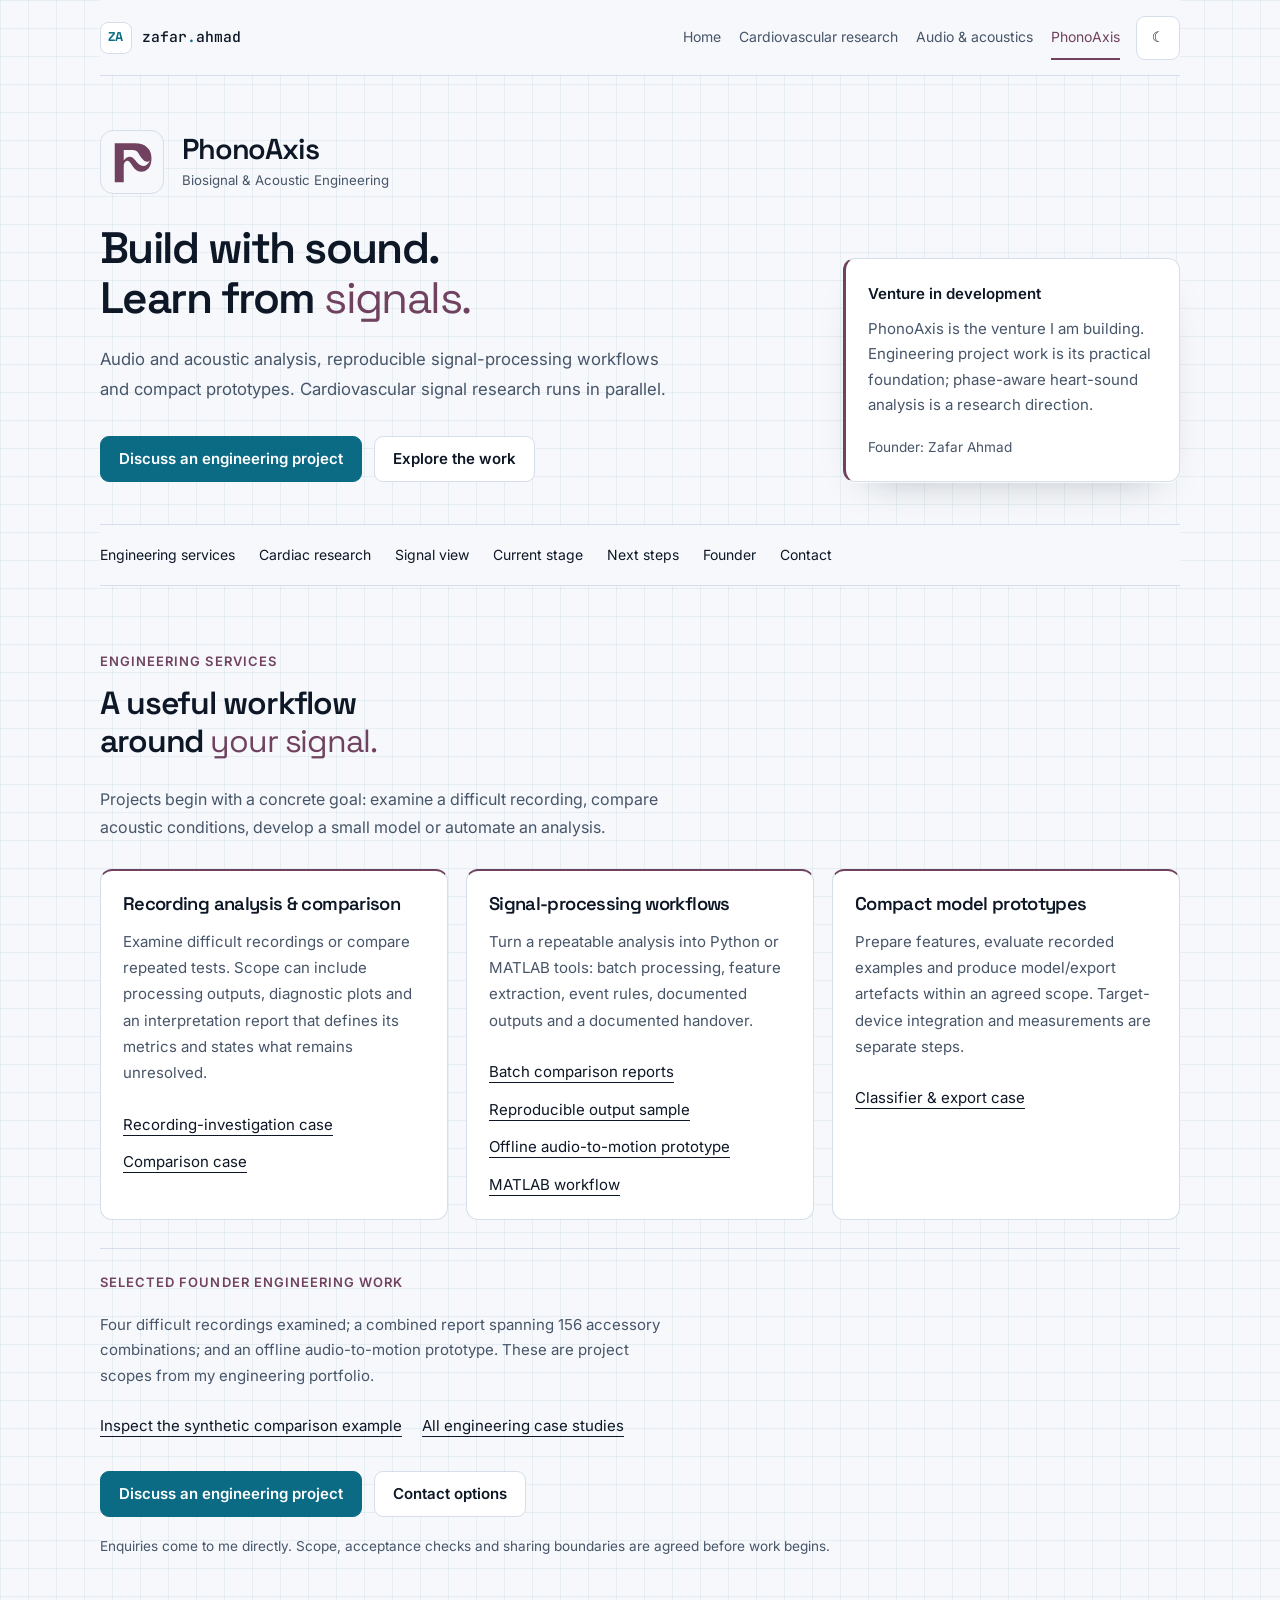
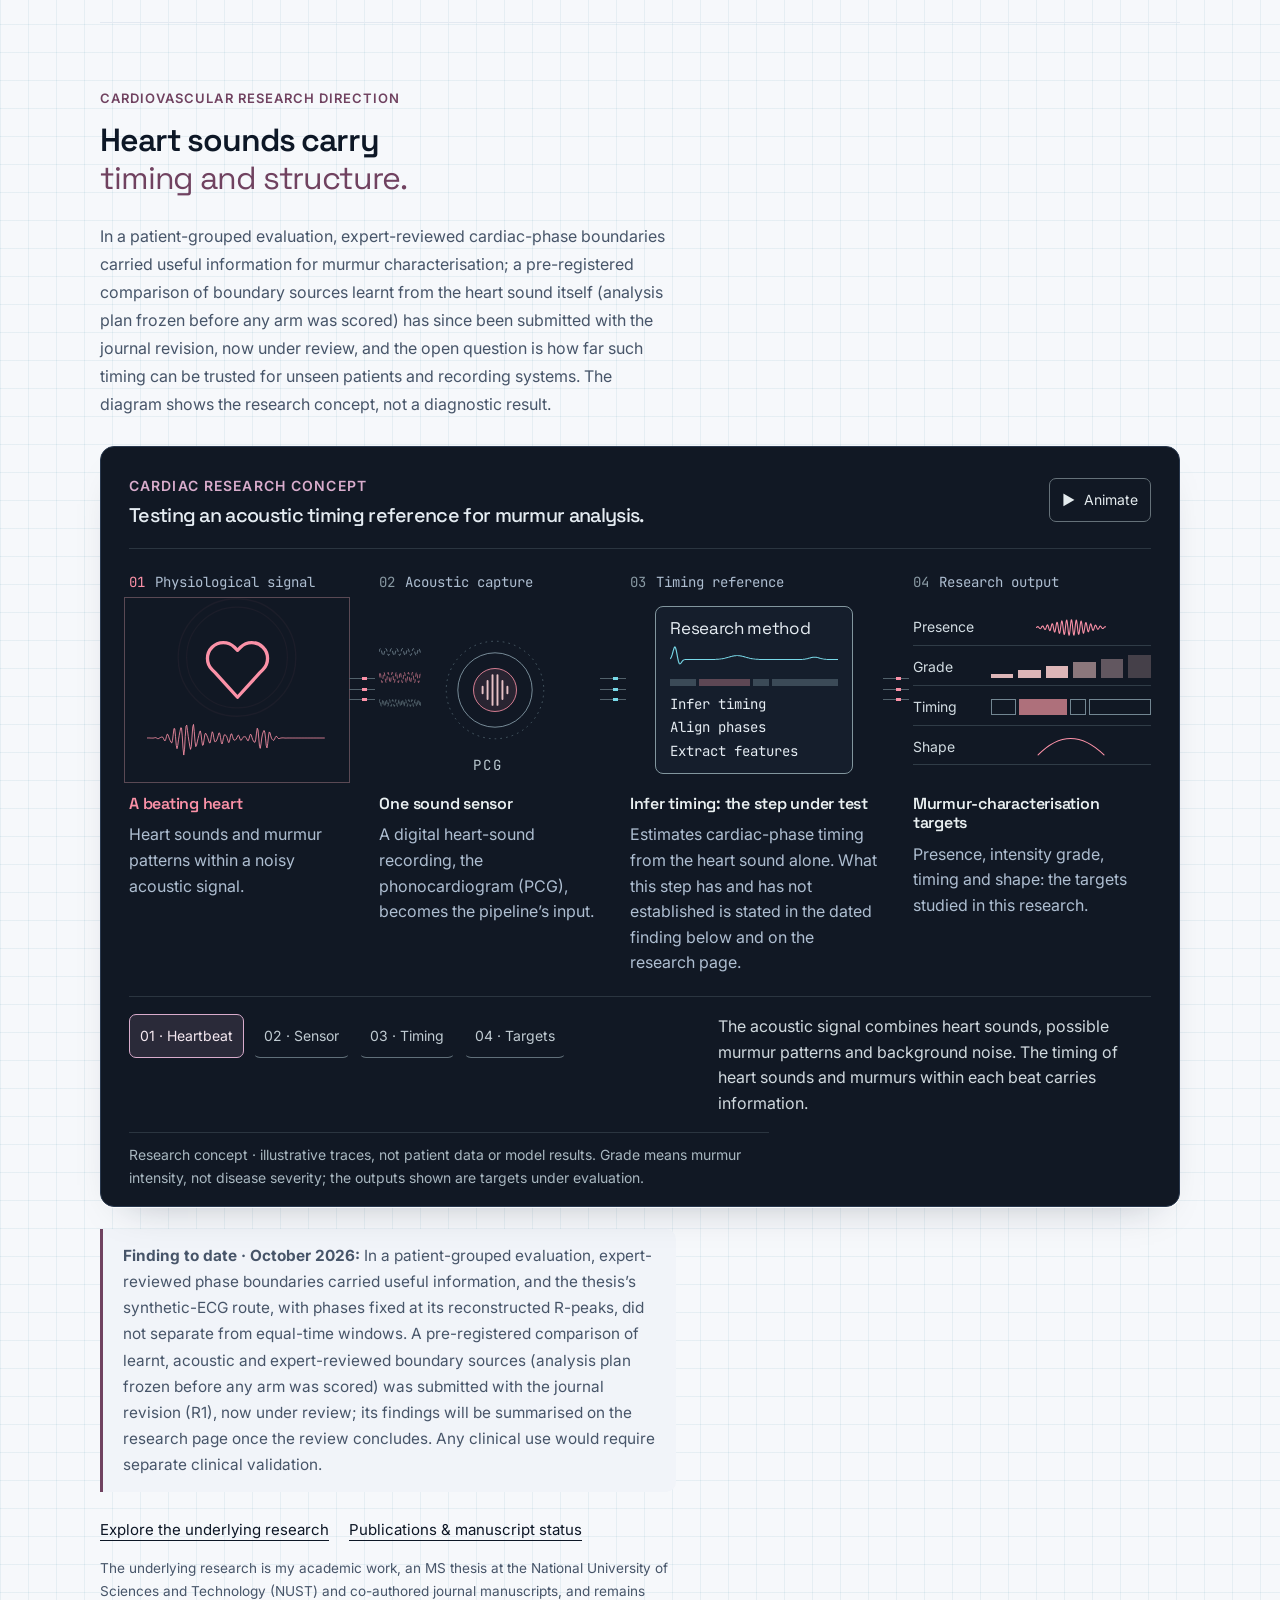
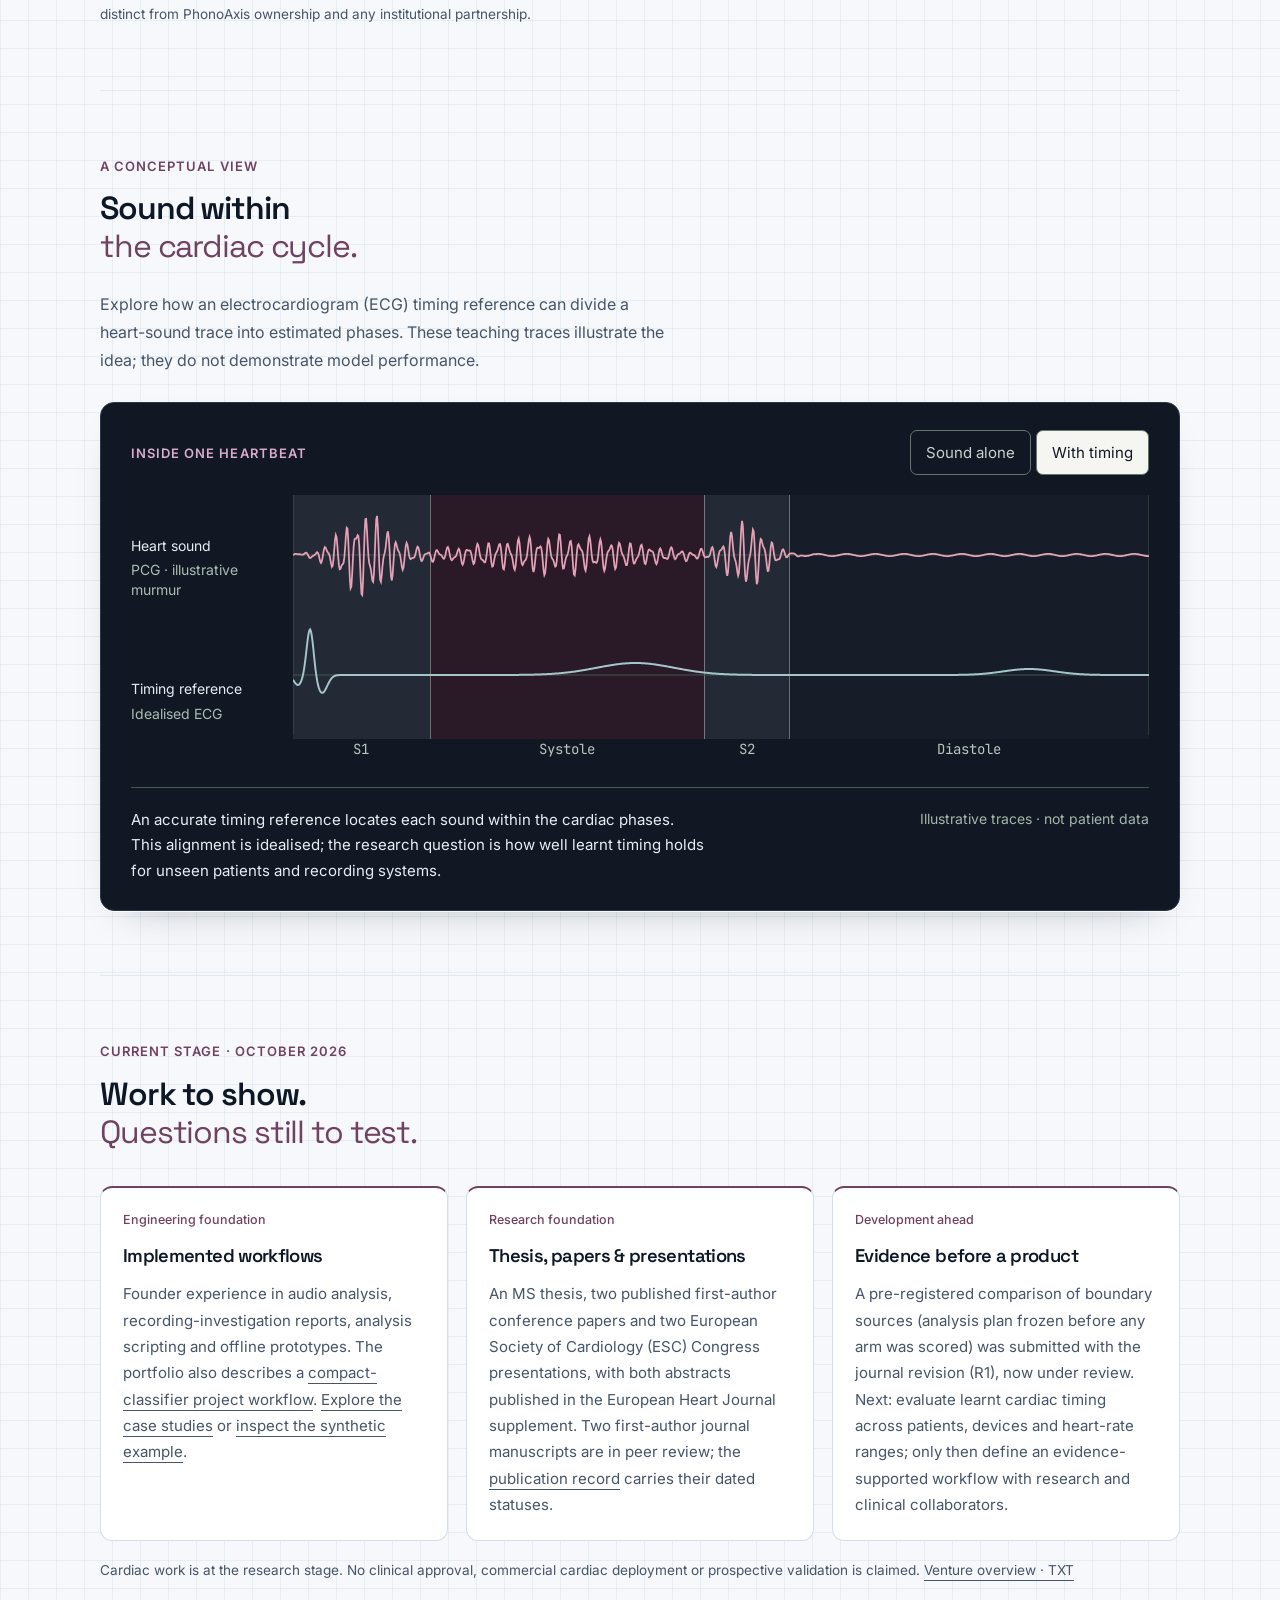
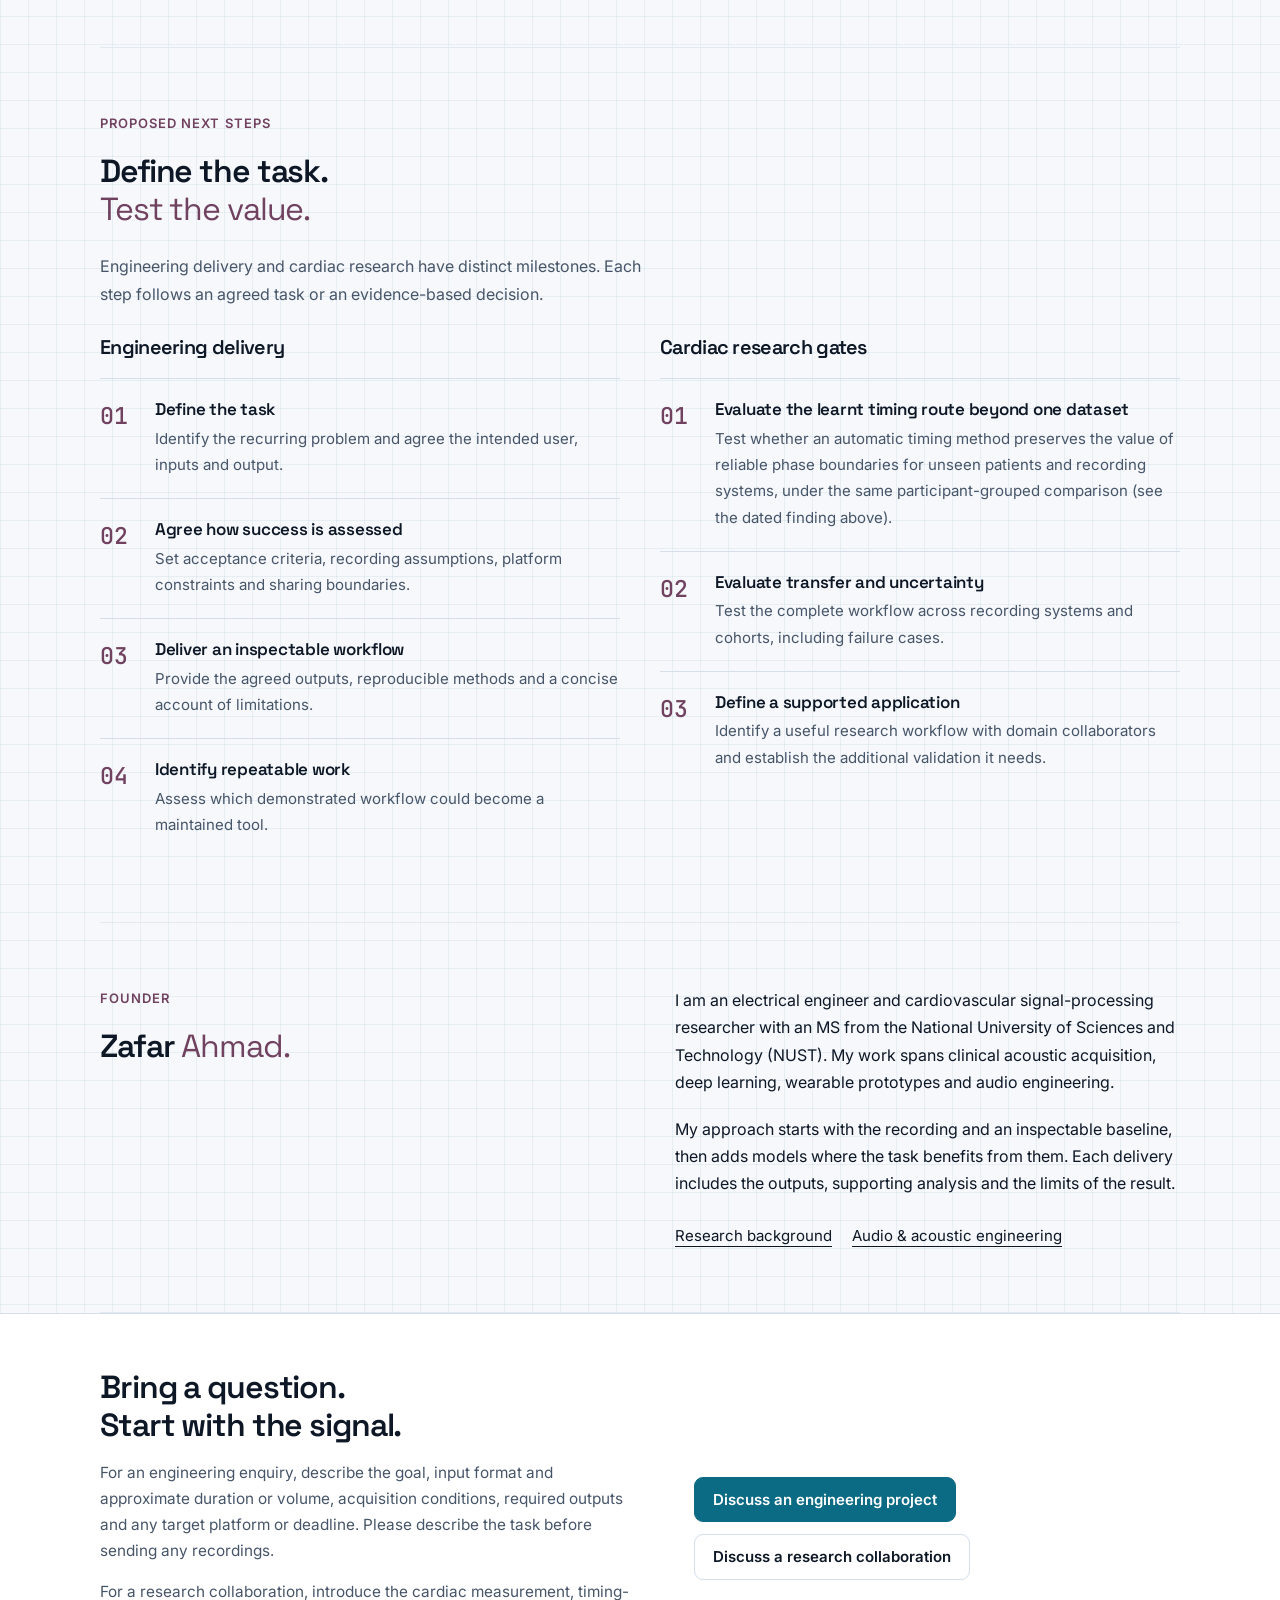
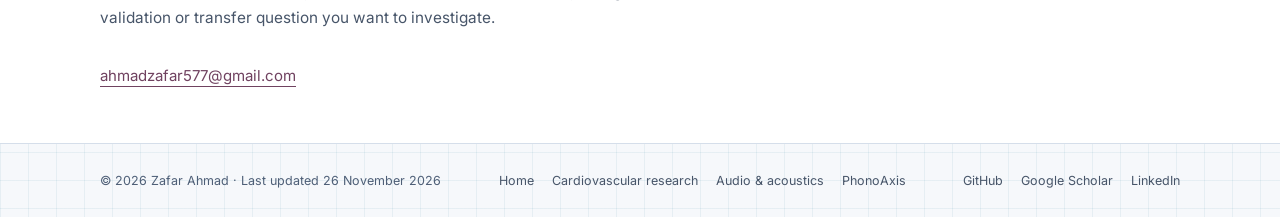
<file: startup.html>
<!doctype html><html lang="en" data-theme="dark"><head><meta charset="utf-8"><meta name="viewport" content="width=device-width, initial-scale=1"><title>PhonoAxis — Biosignal & Acoustic Engineering</title><meta name="description" content="PhonoAxis, a venture in development by Zafar Ahmad: audio and signal-processing services alongside cardiovascular signal research."><meta name="theme-color" content="#0a0e14"><link rel="canonical" href="https://zafar-ahmad-5359.github.io/startup.html">
  <meta property="og:type" content="website"><meta property="og:site_name" content="Zafar Ahmad · PhonoAxis">
  <meta property="og:title" content="PhonoAxis — Biosignal &amp; Acoustic Engineering"><meta property="og:description" content="Audio analysis, signal-processing workflows and compact prototypes, alongside cardiovascular research. Founded by Zafar Ahmad; venture in development."><meta property="og:url" content="https://zafar-ahmad-5359.github.io/startup.html">
  <meta property="og:image" content="https://zafar-ahmad-5359.github.io/assets/portfolio-social-preview.png"><meta property="og:image:width" content="1200"><meta property="og:image:height" content="630">
  <meta property="og:image:alt" content="Zafar Ahmad: cardiovascular signal processing and deep learning. Two first-author conference papers, ESC Congress 2026 presentations, and routes to research, audio engineering and PhonoAxis.">
  <meta name="twitter:card" content="summary_large_image"><meta name="twitter:title" content="PhonoAxis — Biosignal &amp; Acoustic Engineering"><meta name="twitter:description" content="Audio analysis, signal-processing workflows and compact prototypes, alongside cardiovascular research. Founded by Zafar Ahmad; venture in development."><meta name="twitter:image" content="https://zafar-ahmad-5359.github.io/assets/portfolio-social-preview.png">
<meta name="twitter:image:alt" content="Zafar Ahmad: cardiovascular signal processing and deep learning. Two first-author conference papers, ESC Congress 2026 presentations, and routes to research, audio engineering and PhonoAxis.">
<link rel="icon" type="image/svg+xml" href="assets/phonoaxis-favicon.svg"><script src="theme.js"></script><link rel="preconnect" href="https://fonts.googleapis.com"><link rel="preconnect" href="https://fonts.gstatic.com" crossorigin><link rel="stylesheet" href="https://fonts.googleapis.com/css2?family=Inter:wght@400;500;600&amp;family=JetBrains+Mono:wght@400;500&amp;family=Space+Grotesk:wght@500;600;700&amp;display=swap" media="print" onload="this.media='all'"><noscript><link rel="stylesheet" href="https://fonts.googleapis.com/css2?family=Inter:wght@400;500;600&amp;family=JetBrains+Mono:wght@400;500&amp;family=Space+Grotesk:wght@500;600;700&amp;display=swap"></noscript><link rel="stylesheet" href="tokens.css"><link rel="stylesheet" href="styles.css"><link rel="stylesheet" href="system.css"><link rel="stylesheet" href="portfolio-theme.css"><script src="app.js" defer></script><script src="pipeline.js" defer></script></head><body class="portfolio-page startup-page"><a class="skip-link" href="#main">Skip to content</a><header class="site-header shell">
    <a class="wordmark" href="index.html" aria-label="Zafar Ahmad home"><span class="wordmark-mark" aria-hidden="true">ZA</span><span class="wordmark-text">zafar<span>.</span>ahmad</span></a>
    <button class="menu-toggle" aria-controls="site-nav" aria-expanded="false" type="button">Menu <span aria-hidden="true">+</span></button>
    <nav id="site-nav" aria-label="Main navigation"><a href="index.html">Home</a><a href="research.html">Cardiovascular research</a><a href="audio.html">Audio & acoustics</a><a href="startup.html" aria-current="page">PhonoAxis</a></nav>
    <button class="theme-toggle" type="button" aria-label="Switch colour theme" hidden><span class="sun" aria-hidden="true">☀</span><span class="moon" aria-hidden="true">☾</span></button>
  </header><main id="main">
<section class="page-hero shell" aria-labelledby="hero-title">
  <div><div class="venture-identity"><img class="venture-mark" src="assets/phonoaxis-symbol.svg" width="64" height="64" alt="" decoding="async"><div><p class="venture-name">PhonoAxis</p><p class="venture-descriptor">Biosignal &amp; Acoustic Engineering</p></div></div><h1 id="hero-title">Build with sound.<br>Learn from <em>signals.</em></h1><p class="hero-copy">Audio and acoustic analysis, reproducible signal-processing workflows and compact prototypes. Cardiovascular signal research runs in parallel.</p><div class="hero-actions"><a class="button" href="mailto:ahmadzafar577@gmail.com?subject=PhonoAxis%20engineering%20enquiry&amp;body=Goal%3A%20%0D%0AInput%20format%20and%20approximate%20duration%20or%20volume%3A%20%0D%0AAcquisition%20conditions%3A%20%0D%0ARequired%20outputs%3A%20%0D%0ATarget%20platform%20or%20deadline%3A%20%0D%0AAny%20confidentiality%20or%20data-handling%20constraints%3A%20">Discuss an engineering project</a><a class="button secondary" href="#work">Explore the work</a></div></div>
  <aside class="hero-aside"><strong>Venture in development</strong><p>PhonoAxis is the venture I am building. Engineering project work is its practical foundation; phase-aware heart-sound analysis is a research direction.</p><p class="small-print">Founder: Zafar Ahmad</p></aside>
</section>
<nav class="section-nav shell" aria-label="Venture page sections"><a href="#work">Engineering services</a><a href="#cardiac">Cardiac research</a><a href="#timing">Signal view</a><a href="#stage">Current stage</a><a href="#next">Next steps</a><a href="#founder">Founder</a><a href="#contact">Contact</a></nav>
<section id="work" class="section shell" aria-labelledby="work-title"><div class="section-top"><div><p class="section-label">Engineering services</p><h2 id="work-title">A useful workflow<br>around <em>your signal.</em></h2><p class="section-intro">Projects begin with a concrete goal: examine a difficult recording, compare acoustic conditions, develop a small model or automate an analysis.</p></div></div>
<div class="details-grid">
<article><h3>Recording analysis &amp; comparison</h3><p>Examine difficult recordings or compare repeated tests. Scope can include processing outputs, diagnostic plots and an interpretation report that defines its metrics and states what remains unresolved.</p><div class="inline-links"><a class="text-link" href="audio.html#restoration">Recording-investigation case</a><a class="text-link" href="audio.html#acoustic-comparison">Comparison case</a></div></article>
<article><h3>Signal-processing workflows</h3><p>Turn a repeatable analysis into Python or MATLAB tools: batch processing, feature extraction, event rules, documented outputs and a documented handover.</p><div class="inline-links"><a class="text-link" href="audio.html#acoustic-comparison">Batch comparison reports</a><a class="text-link" href="audio.html#comparison-demo">Reproducible output sample</a><a class="text-link" href="audio.html#haptics">Offline audio-to-motion prototype</a><a class="text-link" href="audio.html#matlab-denoising">MATLAB workflow</a></div></article>
<article><h3>Compact model prototypes</h3><p>Prepare features, evaluate recorded examples and produce model/export artefacts within an agreed scope. Target-device integration and measurements are separate steps.</p><div class="inline-links"><a class="text-link" href="audio.html#compact-classifier">Classifier &amp; export case</a></div></article>
</div>
<div class="service-proof"><p class="eyebrow">Selected founder engineering work</p><p>Four difficult recordings examined; a combined report spanning 156 accessory combinations; and an offline audio-to-motion prototype. These are project scopes from my engineering portfolio.</p><div class="inline-links"><a class="text-link" href="audio.html#comparison-demo">Inspect the synthetic comparison example</a><a class="text-link" href="audio.html">All engineering case studies</a></div></div>
<div class="hero-actions"><a class="button" href="mailto:ahmadzafar577@gmail.com?subject=PhonoAxis%20engineering%20enquiry&amp;body=Goal%3A%20%0D%0AInput%20format%20and%20approximate%20duration%20or%20volume%3A%20%0D%0AAcquisition%20conditions%3A%20%0D%0ARequired%20outputs%3A%20%0D%0ATarget%20platform%20or%20deadline%3A%20%0D%0AAny%20confidentiality%20or%20data-handling%20constraints%3A%20">Discuss an engineering project</a><a class="button secondary" href="#contact">Contact options</a></div>
<p class="small-print">Enquiries come to me directly. Scope, acceptance checks and sharing boundaries are agreed before work begins.</p></section>
<section id="cardiac" class="section shell" aria-labelledby="cardiac-title"><div class="section-top"><div><p class="section-label">Cardiovascular research direction</p><h2 id="cardiac-title">Heart sounds carry<br><em>timing and structure.</em></h2><p class="section-intro">In a patient-grouped evaluation, expert-reviewed cardiac-phase boundaries carried useful information for murmur characterisation; a pre-registered comparison of boundary sources learnt from the heart sound itself (analysis plan frozen before any arm was scored) has since been submitted with the journal revision, now under review, and the open question is how far such timing can be trusted for unseen patients and recording systems. The diagram shows the research concept, not a diagnostic result.</p></div></div>
<figure id="system" class="system-figure" aria-labelledby="system-title">
        <div class="system-toolbar"><div><span class="tiny-label">Cardiac research concept</span><h3 id="system-title">Testing an acoustic timing reference for murmur analysis.</h3></div><button id="motion-toggle" type="button" aria-pressed="false"><span class="pause-symbol" aria-hidden="true">▶</span><span class="motion-label">Animate</span></button></div>
        <div class="system-flow">
          <div class="system-node source-node" data-stage="0">
            <div class="node-index"><span>01</span> Physiological signal</div>
            <div class="node-graphic cardiac-source" aria-hidden="true">
              <div class="beat-rings"><span></span><span></span><span></span></div>
              <svg class="heart-symbol" viewBox="0 0 24 24" fill="none" stroke="currentColor" stroke-width="1.15" stroke-linecap="round" stroke-linejoin="round"><path d="M20.84 4.61a5.5 5.5 0 0 0-7.78 0L12 5.67l-1.06-1.06a5.5 5.5 0 0 0-7.78 7.78l1.06 1.06L12 22l7.78-8.55 1.06-1.06a5.5 5.5 0 0 0 0-7.78Z"/></svg>
              <div class="source-signal"><svg viewBox="0 0 240 50" preserveAspectRatio="none"><path data-wave="source"/></svg></div>
            </div>
            <h4>A beating heart</h4><p>Heart sounds and murmur patterns within a noisy acoustic signal.</p>
            <div class="flow-connector" aria-hidden="true"><i></i><i></i><i></i></div>
          </div>
          <div class="system-node sensor-node" data-stage="1">
            <div class="node-index"><span>02</span> Acoustic capture</div>
            <div class="node-graphic sensor-graphic" aria-hidden="true">
              <div class="incoming-waves"><svg viewBox="0 0 80 100" preserveAspectRatio="none"><path data-wave="capture-a"/><path data-wave="capture-b"/><path data-wave="capture-c"/></svg></div>
              <svg class="sensor-symbol" viewBox="0 0 150 150"><circle class="sensor-outer" cx="75" cy="75" r="59"/><circle cx="75" cy="75" r="45"/><circle class="sensor-inner" cx="75" cy="75" r="26"/><path d="M60 71v8m6-15v22m6-29v36m6-36v36m6-29v22m6-15v8"/></svg>
              <span class="sensor-tag">PCG</span>
            </div>
            <h4>One sound sensor</h4><p>A digital heart-sound recording, the phonocardiogram (PCG), becomes the pipeline’s input.</p>
            <div class="flow-connector" aria-hidden="true"><i></i><i></i><i></i></div>
          </div>
          <div class="system-node engine-node" data-stage="2">
            <div class="node-index"><span>03</span> Timing reference</div>
            <div class="node-graphic engine-graphic" aria-hidden="true"><div class="engine-frame"><span class="engine-brand">Research method</span><div class="engine-trace"><svg viewBox="0 0 180 40" preserveAspectRatio="none"><path data-wave="inferred"/></svg></div><div class="engine-phases"><i></i><i></i><i></i><i></i></div><div class="engine-tokens"><span>Infer timing</span><span>Align phases</span><span>Extract features</span></div><div class="engine-scan"></div></div></div>
            <h4>Infer timing: the step under test</h4><p>Estimates cardiac-phase timing from the heart sound alone. What this step has and has not established is stated in the dated finding below and on the research page.</p>
            <div class="flow-connector" aria-hidden="true"><i></i><i></i><i></i></div>
          </div>
          <div class="system-node output-node" data-stage="3">
            <div class="node-index"><span>04</span> Research output</div>
            <div class="node-graphic output-graphic" aria-hidden="true"><div class="output-row"><span>Presence</span><svg viewBox="0 0 90 30"><path data-wave="presence"/></svg></div><div class="output-row"><span>Grade</span><div class="grade-bars"><i></i><i></i><i></i><i></i><i></i><i></i></div></div><div class="output-row"><span>Timing</span><div class="timing-bars"><i></i><i></i><i></i><i></i></div></div><div class="output-row"><span>Shape</span><svg viewBox="0 0 90 30"><path d="M2 26Q44-17 88 26"/></svg></div></div>
            <h4>Murmur-characterisation targets</h4><p>Presence, intensity grade, timing and shape: the targets studied in this research.</p>
          </div>
        </div>
        <div class="system-explorer"><div class="system-step-buttons" role="group" aria-label="Explore the signal pipeline"><button type="button" data-explore="0" aria-pressed="true">01 · Heartbeat</button><button type="button" data-explore="1" aria-pressed="false">02 · Sensor</button><button type="button" data-explore="2" aria-pressed="false">03 · Timing</button><button type="button" data-explore="3" aria-pressed="false">04 · Targets</button></div><p id="system-explanation" aria-live="polite">The acoustic signal combines heart sounds, possible murmur patterns and background noise. The timing of heart sounds and murmurs within each beat carries information.</p></div>
        <figcaption>Research concept · illustrative traces, not patient data or model results. Grade means murmur intensity, not disease severity; the outputs shown are targets under evaluation.</figcaption>
      </figure>
<div class="note"><strong>Finding to date · October 2026:</strong> In a patient-grouped evaluation, expert-reviewed phase boundaries carried useful information, and the thesis’s synthetic-ECG route, with phases fixed at its reconstructed R-peaks, did not separate from equal-time windows. A pre-registered comparison of learnt, acoustic and expert-reviewed boundary sources (analysis plan frozen before any arm was scored) was submitted with the journal revision (R1), now under review; its findings will be summarised on the <a href="research.html#current-evaluation">research page</a> once the review concludes. Any clinical use would require separate clinical validation.</div>
<div class="inline-links"><a class="text-link" href="research.html#current-evaluation">Explore the underlying research</a><a class="text-link" href="research.html#publications">Publications &amp; manuscript status</a></div>
<p class="small-print ownership-note">The underlying research is my academic work, an MS thesis at the National University of Sciences and Technology (NUST) and co-authored journal manuscripts, and remains distinct from PhonoAxis ownership and any institutional partnership.</p>
</section>
<section id="timing" class="section shell" aria-labelledby="timing-title"><div class="section-top"><div><p class="section-label">A conceptual view</p><h2 id="timing-title">Sound within<br><em>the cardiac cycle.</em></h2><p class="section-intro">Explore how an electrocardiogram (ECG) timing reference can divide a heart-sound trace into estimated phases. These teaching traces illustrate the idea; they do not demonstrate model performance.</p></div></div><div class="signal-lab">
          <div class="lab-toolbar"><span class="tiny-label">Inside one heartbeat</span><div class="segmented" role="group" aria-label="Signal view"><button type="button" data-mode="sound" aria-pressed="false">Sound alone</button><button type="button" data-mode="aligned" aria-pressed="true">With timing</button></div></div>
          <div class="signal-chart" role="img" aria-label="Illustrative heart-sound trace (PCG) with an idealised ECG timing reference. The trace includes an illustrative systolic murmur. Shared bands identify the first heart sound (S1), systolic interval, second heart sound (S2) and diastolic interval. Not patient data or model performance.">
            <div class="signal-row-labels"><span>Heart sound <b>PCG · illustrative murmur</b></span><span class="timing-label">Timing reference <b>Idealised ECG</b></span></div>
            <div class="trace-area"><div class="mobile-trace-labels" aria-hidden="true"><span>Heart sound · PCG (illustrative murmur)</span><span class="timing-label">Timing · idealised ECG</span></div>
              <div class="phase-shades"><span class="phase-s1"></span><span class="phase-sys"></span><span class="phase-s2"></span><span class="phase-dia"></span></div>
              <svg id="signal-svg" viewBox="0 0 880 240" preserveAspectRatio="none" aria-hidden="true"><g class="chart-grid"><path d="M0 60H880 M0 180H880 M0 0V240 M880 0V240"/><path class="grid-quarters" d="M220 0V240 M440 0V240 M660 0V240"/></g><path id="pcg-trace"/><path id="ecg-trace" class="timing-trace"/></svg>
              <div class="phase-labels"><span>S1</span><span>Systole</span><span>S2</span><span>Diastole</span></div>
            </div>
          </div>
          <div class="lab-caption"><p id="signal-explanation" aria-live="polite">An accurate timing reference locates each sound within the cardiac phases. This alignment is idealised; the research question is how well learnt timing holds for unseen patients and recording systems.</p><span>Illustrative traces · not patient data</span></div>
          <noscript><p class="lab-noscript">The illustrative traces and view controls need JavaScript. The shaded bands mark four intervals of the cardiac cycle: the first heart sound (S1), systole, the second heart sound (S2) and diastole.</p></noscript>
        </div></section>
<section id="stage" class="section shell" aria-labelledby="stage-title"><div class="section-top"><div><p class="section-label">Current stage · October 2026</p><h2 id="stage-title">Work to show.<br><em>Questions still to test.</em></h2></div></div>
<div class="status-grid"><article><span>Engineering foundation</span><h3>Implemented workflows</h3><p>Founder experience in audio analysis, recording-investigation reports, analysis scripting and offline prototypes. The portfolio also describes a <a href="audio.html#compact-classifier">compact-classifier project workflow</a>. <a href="audio.html">Explore the case studies</a> or <a href="audio.html#comparison-demo">inspect the synthetic example</a>.</p></article><article><span>Research foundation</span><h3>Thesis, papers & presentations</h3><p>An MS thesis, two published first-author conference papers and two European Society of Cardiology (ESC) Congress presentations, with both abstracts published in the European Heart Journal supplement. Two first-author journal manuscripts are in peer review; the <a href="research.html#journal-manuscripts">publication record</a> carries their dated statuses.</p></article><article><span>Development ahead</span><h3>Evidence before a product</h3><p>A pre-registered comparison of boundary sources (analysis plan frozen before any arm was scored) was submitted with the journal revision (R1), now under review. Next: evaluate learnt cardiac timing across patients, devices and heart-rate ranges; only then define an evidence-supported workflow with research and clinical collaborators.</p></article></div>
<p class="small-print">Cardiac work is at the research stage. No clinical approval, commercial cardiac deployment or prospective validation is claimed. <a class="text-link" href="investor-brief.txt">Venture overview · TXT</a></p>
</section>
<section id="next" class="section shell" aria-labelledby="next-title"><div class="section-top"><div><p class="eyebrow">Proposed next steps</p><h2 id="next-title">Define the task.<br><em>Test the value.</em></h2><p class="section-intro">Engineering delivery and cardiac research have distinct milestones. Each step follows an agreed task or an evidence-based decision.</p></div></div>
<div class="roadmap-lanes"><div><h3>Engineering delivery</h3><ol class="steps"><li><div><h4>Define the task</h4><p>Identify the recurring problem and agree the intended user, inputs and output.</p></div></li><li><div><h4>Agree how success is assessed</h4><p>Set acceptance criteria, recording assumptions, platform constraints and sharing boundaries.</p></div></li><li><div><h4>Deliver an inspectable workflow</h4><p>Provide the agreed outputs, reproducible methods and a concise account of limitations.</p></div></li><li><div><h4>Identify repeatable work</h4><p>Assess which demonstrated workflow could become a maintained tool.</p></div></li></ol></div>
<div><h3>Cardiac research gates</h3><ol class="steps"><li><div><h4>Evaluate the learnt timing route beyond one dataset</h4><p>Test whether an automatic timing method preserves the value of reliable phase boundaries for unseen patients and recording systems, under the same participant-grouped comparison (see the dated finding above).</p></div></li><li><div><h4>Evaluate transfer and uncertainty</h4><p>Test the complete workflow across recording systems and cohorts, including failure cases.</p></div></li><li><div><h4>Define a supported application</h4><p>Identify a useful research workflow with domain collaborators and establish the additional validation it needs.</p></div></li></ol></div></div></section>
<section id="founder" class="section shell" aria-labelledby="founder-title"><div class="split"><div><p class="eyebrow">Founder</p><h2 id="founder-title">Zafar <em>Ahmad.</em></h2></div><div><p>I am an electrical engineer and cardiovascular signal-processing researcher with an MS from the National University of Sciences and Technology (NUST). My work spans clinical acoustic acquisition, deep learning, wearable prototypes and audio engineering.</p><p>My approach starts with the recording and an inspectable baseline, then adds models where the task benefits from them. Each delivery includes the outputs, supporting analysis and the limits of the result.</p><div class="inline-links"><a class="text-link" href="research.html">Research background</a><a class="text-link" href="audio.html">Audio &amp; acoustic engineering</a></div></div></div></section>
<section id="contact" class="contact" aria-labelledby="contact-title"><div class="shell"><div><h2 id="contact-title">Bring a question.<br>Start with the signal.</h2><p>For an engineering enquiry, describe the goal, input format and approximate duration or volume, acquisition conditions, required outputs and any target platform or deadline. Please describe the task before sending any recordings.</p><p>For a research collaboration, introduce the cardiac measurement, timing-validation or transfer question you want to investigate.</p><a class="contact-email" href="mailto:ahmadzafar577@gmail.com">ahmadzafar577@gmail.com</a></div><div class="hero-actions"><a class="button" href="mailto:ahmadzafar577@gmail.com?subject=PhonoAxis%20engineering%20enquiry&amp;body=Goal%3A%20%0D%0AInput%20format%20and%20approximate%20duration%20or%20volume%3A%20%0D%0AAcquisition%20conditions%3A%20%0D%0ARequired%20outputs%3A%20%0D%0ATarget%20platform%20or%20deadline%3A%20%0D%0AAny%20confidentiality%20or%20data-handling%20constraints%3A%20">Discuss an engineering project</a><a class="button secondary" href="mailto:ahmadzafar577@gmail.com?subject=Cardiovascular%20research%20collaboration">Discuss a research collaboration</a></div></div></section></main><footer class="footer shell"><span>© 2026 Zafar Ahmad · Last updated 26 November 2026</span><nav class="footer-links footer-routes" aria-label="Footer pages"><a href="index.html">Home</a><a href="research.html">Cardiovascular research</a><a href="audio.html">Audio &amp; acoustics</a><a href="startup.html">PhonoAxis</a></nav><div class="footer-links"><a href="https://github.com/ZAFAR-AHMAD-5359">GitHub</a><a href="https://scholar.google.com/citations?user=D5W9TVwAAAAJ&amp;hl=en">Google Scholar</a><a href="https://www.linkedin.com/in/zafar-ahmad-ab87b6183/">LinkedIn</a></div></footer></body></html>
</file>
<file: tokens.css>
/* One token sheet for every route: palette, type scale, measure, shape. Loaded before the page stylesheets. */
:root,
:root[data-theme="dark"] {
  --bg: #0a0e14;
  --bg-2: #0d121a;
  --surface: #111824;
  --surface-2: #151e2c;
  --border: #223044;
  --border-soft: #1a2535;
  --border-strong: #324560;
  --text: #e6edf3;
  --muted: #95a3b6;
  --faint: #8a99ae;
  --brand: #22d3ee;
  --brand-ink: #04141a;
  --sig-ecg: #fb7185;
  --sig-pcg: var(--brand);
  --sig-ppg: #d9accc;
  --sig-imu: #95a3b6;
  --accent-audio: #78baff;
  --ok: #34d399;
  --warn: #fbbf24;
  --fig-guide: #6f8299;
  --fig-grid: #223044;
  --fig-box: #151e2c;
  --grid: rgba(34, 211, 238, .055);
  --shadow: 0 1px 0 rgba(255, 255, 255, .03), 0 18px 40px -24px rgba(0, 0, 0, .8);
  color-scheme: dark;
}
:root[data-theme="light"] {
  --bg: #f6f8fb;
  --bg-2: #eef2f7;
  --surface: #ffffff;
  --surface-2: #f1f4f9;
  --border: #d5deea;
  --border-soft: #e3e9f1;
  --border-strong: #b9c6d6;
  --text: #0d1726;
  --muted: #475569;
  --faint: #4e5f77;
  --brand: #0b6a84;
  --brand-ink: #ffffff;
  --sig-ecg: #be123c;
  --sig-pcg: var(--brand);
  --sig-ppg: #704260;
  --sig-imu: #64748b;
  --accent-audio: #244ec3;
  --ok: #047857;
  --warn: #a1480a;
  --fig-guide: #8292a8;
  --fig-grid: #d5deea;
  --fig-box: #f3f6fa;
  --grid: rgba(14, 116, 144, .07);
  --shadow: 0 1px 0 rgba(255, 255, 255, .8), 0 18px 40px -26px rgba(15, 23, 42, .35);
  color-scheme: light;
}
:root {
  /* Nine-step type scale on a 16 px root; 12.5 px is the floor. */
  --fs-100: .78125rem;
  --fs-200: .8125rem;
  --fs-300: .875rem;
  --fs-400: 1rem;
  --fs-500: 1.125rem;
  --fs-600: 1.25rem;
  --fs-700: 1.5rem;
  --fs-800: 2rem;
  --fs-900: clamp(2rem, 4vw, 2.75rem);
  --measure: 36rem;
  --measure-wide: 40rem;
  --sans: 'Inter', system-ui, -apple-system, 'Segoe UI', Roboto, Arial, sans-serif;
  --display: 'Space Grotesk', 'Inter', system-ui, sans-serif;
  --mono: 'JetBrains Mono', ui-monospace, SFMono-Regular, Menlo, Consolas, monospace;
  --r-1: 6px;
  --r-2: 10px;
  --r-3: 14px;
}
</file>
<file: personal.css>
/* Zafar Ahmad — personal page. Tokens come from tokens.css; this sheet sets the homepage layout and components. */
:root { --accent: var(--brand); --ecg: var(--sig-ecg); }

*, *::before, *::after { box-sizing: border-box; }
html { scroll-behavior: smooth; scroll-padding-top: 88px; }
body {
  margin: 0;
  background-color: var(--bg);
  background-image:
    linear-gradient(var(--grid) 1px, transparent 1px),
    linear-gradient(90deg, var(--grid) 1px, transparent 1px);
  background-size: 28px 28px;
  color: var(--text);
  font: 400 var(--fs-400)/1.6 var(--sans);
  -webkit-font-smoothing: antialiased;
  text-rendering: optimizeLegibility;
}
img { display: block; max-width: 100%; height: auto; }
a { color: inherit; }
p, h1, h2, h3, h4, ul, ol, figure, blockquote, dl, dd { margin: 0; }
h1, h2, h3, h4 { font-family: var(--display); letter-spacing: -.02em; line-height: 1.2; overflow-wrap: anywhere; }
p, li, dd, a, span, b, time { overflow-wrap: break-word; }
.mono { font-family: var(--mono); }
.kicker { font: 600 var(--fs-200)/1.5 var(--sans); letter-spacing: .08em; text-transform: uppercase; color: var(--accent); }
:focus-visible { outline: 2px solid var(--brand); outline-offset: 3px; border-radius: 4px; }
.visually-hidden { position: absolute !important; width: 1px; height: 1px; padding: 0; margin: -1px; overflow: hidden; clip: rect(0 0 0 0); white-space: nowrap; border: 0; }
.skip { position: absolute; left: 12px; top: -80px; z-index: 50; background: var(--brand); color: var(--brand-ink); padding: 10px 14px; border-radius: var(--r-2); font-weight: 600; text-decoration: none; }
.skip:focus { top: 12px; }
[hidden] { display: none !important; }

/* Top bar: one global navigation, shared with the inner pages */
.topbar {
  position: sticky; top: 0; z-index: 20;
  display: flex; align-items: center; gap: 16px;
  min-height: 73px; padding: 12px clamp(16px, 4vw, 40px);
  background: color-mix(in srgb, var(--bg) 84%, transparent);
  backdrop-filter: saturate(1.4) blur(10px);
  border-bottom: 1px solid var(--border-soft);
}
.brand { display: inline-flex; align-items: center; gap: 10px; text-decoration: none; margin-right: auto; }
.brand-mark { display: grid; place-items: center; width: 32px; height: 32px; border-radius: 8px; border: 1px solid var(--border); background: var(--surface); font: 700 .8rem/1 var(--display); color: var(--brand); }
.brand-text { font: 500 var(--fs-300)/1 var(--mono); color: var(--text); }
.brand-text span { color: var(--brand); }
.topnav { display: flex; align-items: center; gap: 2px; font: 500 var(--fs-300)/1.4 var(--sans); }
.topnav a { text-decoration: none; color: var(--muted); padding: 10px 10px; border-radius: 8px; border-bottom: 2px solid transparent; }
.topnav a:hover { color: var(--text); background: var(--surface); }
.topnav a[aria-current="page"] { color: var(--text); border-bottom-color: var(--brand); border-radius: 8px 8px 0 0; }
.topnav .nav-cta { color: var(--brand); border: 1px solid color-mix(in srgb, var(--brand) 45%, transparent); border-radius: 8px; margin-left: 6px; }
.home-menu-toggle { display: none; align-items: center; gap: 8px; min-height: 44px; padding: 8px 12px; border: 1px solid var(--border); border-radius: var(--r-2); background: var(--surface); color: var(--text); font: 500 var(--fs-300)/1.3 var(--sans); cursor: pointer; }
.theme-toggle { display: inline-grid; place-items: center; min-width: 44px; min-height: 44px; border-radius: var(--r-2); border: 1px solid var(--border); background: var(--surface); color: var(--text); cursor: pointer; font-size: 1rem; }
.theme-toggle:hover { border-color: var(--brand); }
[data-theme="dark"] .theme-toggle .moon, [data-theme="light"] .theme-toggle .sun { display: none; }
@media (max-width: 980px) {
  .topbar { flex-wrap: wrap; gap: 10px; }
  .topnav { order: 4; width: 100%; flex-wrap: wrap; }
  .home-nav-ready .topnav { display: none; }
  .home-nav-ready .topnav.open { display: flex; }
  .home-nav-ready .home-menu-toggle { display: inline-flex; }
  .topnav a { min-height: 44px; display: inline-flex; align-items: center; }
}

/* Page frame */
main { padding: clamp(20px, 4vw, 40px) 16px 0; }
.frame {
  position: relative;
  max-width: 820px; margin: 0 auto;
  padding: clamp(18px, 3.4vw, 34px);
  border: 1px dashed var(--border);
  border-radius: var(--r-3);
  background: color-mix(in srgb, var(--bg-2) 60%, transparent);
}
.frame::before, .frame::after { content: ''; position: absolute; width: 14px; height: 14px; border-color: var(--brand); border-style: solid; opacity: .7; }
.frame::before { top: -1px; left: -1px; border-width: 2px 0 0 2px; border-top-left-radius: var(--r-3); }
.frame::after { bottom: -1px; right: -1px; border-width: 0 2px 2px 0; border-bottom-right-radius: var(--r-3); }

/* Identity header: name first, then proof and links */
.identity { display: grid; grid-template-columns: 144px minmax(0, 1fr); column-gap: 28px; row-gap: 14px; align-items: start; }
.portrait { grid-row: 1 / span 4; width: 144px; height: 144px; border-radius: var(--r-3); object-fit: cover; border: 1px solid var(--border); box-shadow: var(--shadow); background: var(--surface); }
.name-block h1 { font-size: var(--fs-900); font-weight: 700; line-height: 1.1; }
.role { margin-top: 6px; font: 500 var(--fs-600)/1.35 var(--display); color: var(--accent); }
.affil { margin-top: 4px; font-size: var(--fs-300); color: var(--muted); }
.profile-intro { max-width: var(--measure); color: var(--text); }
.proof { list-style: none; padding: 0; display: flex; flex-wrap: wrap; gap: 6px 22px; font-size: var(--fs-300); color: var(--text); }
.proof b { font-weight: 600; }
.proof span { color: var(--muted); }
.proof span::before { content: '· '; }
.links { list-style: none; margin-top: 2px; padding: 0; display: flex; flex-wrap: wrap; gap: 10px; }
.availability { grid-column: 2; font-size: var(--fs-300); color: var(--muted); max-width: var(--measure); }
.availability b { color: var(--text); font-weight: 600; }

/* Buttons and links */
.btn { display: inline-flex; align-items: center; gap: 8px; min-height: 40px; padding: 8px 14px; border-radius: var(--r-2); border: 1px solid var(--border); background: var(--surface); color: var(--text); font: 500 var(--fs-300)/1.3 var(--sans); text-decoration: none; transition: border-color .15s; }
.btn:hover { border-color: var(--brand); }
.btn-solid { background: var(--brand); color: var(--brand-ink); border-color: var(--brand); font-weight: 600; box-shadow: var(--shadow); }
.btn .orcid-icon { width: 16px; height: 16px; }
.more { display: inline-flex; gap: 6px; margin-top: 14px; color: var(--brand); font-weight: 500; font-size: var(--fs-300); text-decoration: none; }
.more:hover { text-decoration: underline; text-underline-offset: 4px; }
.prose a, .pub-meta a, .small a, .updates a, .practice a, .finding a, .card p a, figcaption a { color: var(--brand); text-underline-offset: 3px; text-decoration-thickness: 1px; }
.orcid-icon { width: 15px; height: 15px; vertical-align: -2px; margin-right: 6px; flex: 0 0 auto; }

/* On-this-page strip */
.page-nav { display: flex; flex-wrap: wrap; gap: 4px 20px; margin-top: 28px; padding: 12px 0; border-top: 1px solid var(--border-soft); border-bottom: 1px solid var(--border-soft); font-size: var(--fs-300); }
.page-nav a { color: var(--muted); text-decoration: none; padding: 6px 0; }
.page-nav a:hover { color: var(--brand); }
@media (max-width: 760px) {
  .page-nav { flex-wrap: nowrap; overflow-x: auto; white-space: nowrap; scrollbar-width: none; -webkit-mask-image: linear-gradient(to right, #000 calc(100% - 36px), transparent); mask-image: linear-gradient(to right, #000 calc(100% - 36px), transparent); }
  .page-nav::-webkit-scrollbar { display: none; }
  .page-nav a { flex: 0 0 auto; }
}

/* Blocks */
.block { margin-top: 48px; }
.block-title { font-size: var(--fs-700); font-weight: 600; margin-bottom: 16px; }
.block-lede { max-width: var(--measure); color: var(--muted); margin: -6px 0 18px; font-size: var(--fs-300); }
.sub-title { font-size: var(--fs-500); font-weight: 600; margin: 28px 0 12px; }
.small { font-size: var(--fs-200); color: var(--muted); margin-top: 14px; max-width: var(--measure); line-height: 1.55; }
.prose p { max-width: var(--measure); color: var(--text); }
.prose p + p { margin-top: .9em; }
.prose strong { font-weight: 600; }

/* Figures */
.fig-wrap { display: grid; gap: 14px; align-items: start; margin: 0 0 18px; }
.fig-card { border: 1px solid var(--border); border-radius: var(--r-3); background: var(--surface); padding: 14px; box-shadow: var(--shadow); }
.fig-card svg { display: block; width: 100%; height: auto; }
.fig-wrap figcaption { font-size: var(--fs-200); color: var(--muted); line-height: 1.55; max-width: var(--measure-wide); }
.fig-wrap figcaption .fig-label { display: block; font: 600 var(--fs-100)/1.6 var(--sans); letter-spacing: .06em; text-transform: uppercase; color: var(--accent); margin-bottom: 4px; }
@media (min-width: 1001px) { .fig-wrap { grid-template-columns: minmax(0, 560px) minmax(0, 1fr); } }
@media (min-width: 761px) and (max-width: 1000px) { .fig-card { max-width: 600px; } }
@media (max-width: 760px) { .fig-card { padding: 0; border: 0; background: transparent; box-shadow: none; overflow-x: auto; -webkit-overflow-scrolling: touch; } .fig-card svg { min-width: 540px; } .fig-wrap::before { content: 'Scroll the figure sideways on a narrow screen.'; font-size: var(--fs-200); color: var(--faint); } }

/* Research cards */
.cards { display: grid; grid-template-columns: repeat(2, minmax(0, 1fr)); gap: 16px; margin-top: 18px; }
.card { display: flex; flex-direction: column; min-width: 0; padding: 20px; border: 1px solid var(--border); border-radius: var(--r-3); background: var(--surface); box-shadow: var(--shadow); }
.card:hover { border-color: color-mix(in srgb, var(--brand) 50%, var(--border)); }
.card-tag { font: 600 var(--fs-100)/1.6 var(--sans); letter-spacing: .06em; text-transform: uppercase; color: var(--accent); }
.card h3 { font-size: var(--fs-600); font-weight: 600; margin: 8px 0 8px; }
.card > p:not(.card-tag) { font-size: var(--fs-300); color: var(--muted); line-height: 1.6; }
.card .more { margin-top: auto; padding-top: 14px; }
.finding { margin-top: 10px; padding: 10px 12px; border-left: 2px solid var(--ecg); background: color-mix(in srgb, var(--ecg) 7%, transparent); border-radius: 0 var(--r-2) var(--r-2) 0; }
.finding span { display: block; font: 600 var(--fs-100)/1.6 var(--sans); letter-spacing: .06em; text-transform: uppercase; color: var(--ecg); }
.note-line { margin-top: 10px; font-size: var(--fs-200) !important; color: var(--faint) !important; }
.stage { margin-top: 16px; border: 1px solid var(--border); border-radius: var(--r-3); overflow: hidden; background: var(--surface); }
.stage img { width: 100%; aspect-ratio: 3 / 2; object-fit: cover; }
.stage figcaption { padding: 12px 16px; font-size: var(--fs-200); color: var(--muted); line-height: 1.55; }
.stage figcaption .mono { display: block; font-size: var(--fs-100); color: var(--accent); letter-spacing: .04em; margin-bottom: 2px; }

/* Publications */
.publication-note { margin: -4px 0 18px; font-size: var(--fs-300); color: var(--muted); max-width: var(--measure); }
.pub-group { margin-top: 22px; }
.pub-group:first-of-type { margin-top: 0; }
.pubs { list-style: none; padding: 0; display: grid; gap: 10px; }
.pubs li { display: grid; grid-template-columns: 118px minmax(0, 1fr); gap: 14px; align-items: start; padding: 14px 16px; border: 1px solid var(--border); border-radius: var(--r-2); background: var(--surface); }
.pubs li > * { min-width: 0; }
.pill { justify-self: start; font: 500 var(--fs-100)/1.5 var(--sans); letter-spacing: .02em; padding: 3px 8px; border-radius: 999px; border: 1px solid var(--border); color: var(--muted); white-space: nowrap; }
.pill-ok { color: var(--ok); border-color: color-mix(in srgb, var(--ok) 45%, transparent); }
.pill-rev { color: var(--warn); border-color: color-mix(in srgb, var(--warn) 45%, transparent); }
.pill-talk { color: var(--ecg); border-color: color-mix(in srgb, var(--ecg) 45%, transparent); }
.pub-title { font: 600 var(--fs-500)/1.4 var(--display); letter-spacing: -.01em; }
.pub-meta { margin-top: 4px; font-size: var(--fs-300); color: var(--muted); line-height: 1.55; }
.pub-meta b { color: var(--text); font-weight: 600; }
.pub-note { margin-top: 6px; font-size: var(--fs-300); color: var(--muted); line-height: 1.55; max-width: var(--measure); }
.pub-links { margin-top: 8px; display: flex; flex-wrap: wrap; gap: 6px 18px; font-size: var(--fs-300); }
.pub-links a { color: var(--brand); text-underline-offset: 3px; text-decoration-thickness: 1px; overflow-wrap: anywhere; }

/* Updates */
.updates { list-style: none; padding: 0; display: grid; gap: 0; border-top: 1px solid var(--border-soft); }
.updates li { display: grid; grid-template-columns: 120px minmax(0, 1fr); gap: 16px; padding: 10px 0; border-bottom: 1px solid var(--border-soft); font-size: var(--fs-300); }
.updates li > * { min-width: 0; }
.updates time { font-family: var(--mono); font-size: var(--fs-200); color: var(--faint); padding-top: 2px; }
.updates p { color: var(--text); max-width: var(--measure); }

/* Experience accordion */
.accordion { border: 1px solid var(--border); border-radius: var(--r-3); background: var(--surface); box-shadow: var(--shadow); overflow: hidden; }
.accordion details + details { border-top: 1px solid var(--border-soft); }
.accordion summary { display: flex; align-items: center; justify-content: space-between; gap: 14px; padding: 16px 18px; cursor: pointer; list-style: none; }
.accordion summary::-webkit-details-marker { display: none; }
.accordion summary::after { content: '+'; flex: 0 0 auto; width: 22px; height: 22px; display: grid; place-items: center; border: 1px solid var(--border); border-radius: var(--r-1); font: 500 var(--fs-300)/1 var(--mono); color: var(--muted); }
.accordion details[open] summary::after { content: '−'; color: var(--brand); border-color: var(--brand); }
.accordion summary:hover { background: var(--surface-2); }
.acc-main { display: flex; flex-direction: column; min-width: 0; }
.acc-main b { font: 600 var(--fs-400)/1.35 var(--display); }
.acc-main span { font-size: var(--fs-300); color: var(--muted); }
.acc-date { margin-left: auto; font: 400 var(--fs-200)/1.5 var(--mono); color: var(--faint); white-space: nowrap; }
.accordion ul { margin: 0; padding: 0 22px 18px 38px; display: grid; grid-template-columns: minmax(0, 1fr); gap: 8px; color: var(--muted); font-size: var(--fs-300); }
.accordion li { max-width: var(--measure); }
.accordion li::marker { color: var(--brand); }
.edu { display: grid; grid-template-columns: repeat(2, minmax(0, 1fr)); gap: 12px; }
.edu > div { min-width: 0; padding: 16px; border: 1px solid var(--border); border-radius: var(--r-3); background: var(--surface); }
.edu-date { font: 400 var(--fs-200)/1.5 var(--mono); color: var(--accent); }
.edu h4 { font-size: var(--fs-500); font-weight: 600; margin: 6px 0 6px; }
.edu p:not(.edu-date) { font-size: var(--fs-300); color: var(--muted); line-height: 1.55; }

/* Methods and tools */
.stack-list { list-style: none; padding: 0; display: grid; gap: 6px; }
.stack-list li { display: grid; grid-template-columns: 190px minmax(0, 1fr); gap: 14px; padding: 10px 0; border-bottom: 1px dashed var(--border-soft); font-size: var(--fs-300); color: var(--muted); }
.stack-list b { font: 600 var(--fs-300)/1.6 var(--sans); color: var(--text); }

/* Engineering practice */
.practice { padding: 20px; border: 1px solid var(--border); border-radius: var(--r-3); background: var(--surface); box-shadow: var(--shadow); }
.practice-lead { color: var(--text); max-width: var(--measure); }
.practice-cases { list-style: none; padding: 0; margin-top: 14px; display: grid; gap: 10px; }
.practice-cases li { padding: 12px 14px; border-left: 2px solid var(--brand); background: var(--surface-2); border-radius: 0 var(--r-2) var(--r-2) 0; font-size: var(--fs-300); color: var(--muted); line-height: 1.6; min-width: 0; max-width: var(--measure-wide); }
.practice-cases b, .practice-offers b { color: var(--text); font-weight: 600; }
.practice-offers { margin-top: 14px; font-size: var(--fs-300); color: var(--muted); max-width: var(--measure-wide); }
.practice-meta { margin-top: 10px; font-size: var(--fs-300); color: var(--muted); }
.practice-meta .snapshot { display: inline-block; margin-left: 6px; font-size: var(--fs-200); color: var(--faint); }

/* Closing */
.closing { max-width: 820px; margin: 56px auto 0; padding: 0 16px; text-align: center; }
.closing-kicker { font: 600 var(--fs-200)/1.5 var(--sans); letter-spacing: .08em; text-transform: uppercase; color: var(--accent); }
.closing h2 { margin-top: 10px; font-size: var(--fs-800); font-weight: 600; }
.closing h2 span { display: block; color: var(--muted); font-weight: 500; font-size: var(--fs-600); margin-top: 6px; }
.closing > p:not(.closing-kicker):not(.email) { margin: 14px auto 0; max-width: var(--measure); color: var(--muted); }
.closing-actions { display: flex; justify-content: center; gap: 10px; flex-wrap: wrap; margin-top: 22px; }
.email { margin-top: 16px; font-size: var(--fs-300); }
.email a { color: var(--brand); text-decoration: none; }
.foot { max-width: 820px; margin: 48px auto 0; padding: 22px 16px 34px; display: flex; justify-content: space-between; gap: 12px 24px; flex-wrap: wrap; border-top: 1px solid var(--border-soft); font-size: var(--fs-200); color: var(--faint); }
.foot nav, .foot div { display: flex; flex-wrap: wrap; gap: 6px 16px; }
.foot a { color: var(--muted); text-decoration: none; overflow-wrap: anywhere; }
.foot a:hover { color: var(--brand); text-decoration: underline; }

/* Responsive */
@media (max-width: 760px) {
  .cards, .edu { grid-template-columns: minmax(0, 1fr); }
  .stack-list li { grid-template-columns: 1fr; gap: 2px; }
  .pubs li { grid-template-columns: minmax(0, 1fr); gap: 8px; }
  .updates li { grid-template-columns: minmax(0, 1fr); gap: 2px; }
}
@media (max-width: 640px) {
  .identity { grid-template-columns: 96px minmax(0, 1fr); column-gap: 16px; row-gap: 12px; }
  .portrait { grid-row: 1; width: 96px; height: 96px; }
  .profile-intro, .proof, .links, .availability { grid-column: 1 / -1; }
  .proof { flex-direction: column; gap: 4px; }
}
@media (max-width: 420px) {
  .accordion summary { flex-wrap: wrap; position: relative; padding-right: 52px; }
  .accordion summary::after { position: absolute; top: 16px; right: 16px; }
  .acc-date { margin-left: 0; width: 100%; }
  .accordion ul { padding: 0 14px 16px 30px; }
  .brand-text { display: none; }
  .links .btn { padding: 8px 10px; }
}
@media (prefers-reduced-motion: reduce) {
  html { scroll-behavior: auto; }
}
@media print {
  body { --bg: #fff; --bg-2: #fff; --surface: #fff; --surface-2: #fff; --text: #000; --muted: #333; --faint: #333; --accent: #000; --brand: #000; --brand-ink: #fff; --border: #bbb; --border-soft: #ccc; --shadow: none; background-image: none; color: #000; }
  .topbar, .theme-toggle, .home-menu-toggle, .page-nav { display: none; }
  .frame { border: 0; }
  .card, .pubs li, .edu > div, .fig-card, .accordion details { break-inside: avoid; }
  .accordion details { display: block; }
}
</file>
<file: styles.css>
/* Fonts (Jost, Newsreader) load from each page head without blocking first paint. */
:root{--paper:#f5f5f2;--ink:#192321;--accent:#a72439;--red:#a72439;--line:#d5d9d2;--dark:#172720;--serif:'Newsreader',Georgia,serif;--sans:'Jost','Helvetica Neue',Arial,sans-serif;--shell:1200px}
*{box-sizing:border-box}html{scroll-behavior:smooth;scroll-padding-top:100px}body{margin:0;background:var(--paper);color:var(--ink);font:400 1.0625rem/1.65 var(--sans);-webkit-font-smoothing:antialiased}body.audio-page{--accent:#244ec3}body.startup-page{--accent:#704260}a{color:inherit;text-decoration:none}p a:not(.button),.text-link{text-decoration:underline;text-underline-offset:5px;text-decoration-color:var(--line)}a:hover{color:var(--accent)}button{font:inherit;cursor:pointer}a:focus-visible,button:focus-visible,summary:focus-visible{outline:3px solid var(--accent);outline-offset:5px}img{display:block;max-width:100%;height:auto}h1,h2,h3,p,figure{margin:0}h1,h2{font-family:var(--serif);font-weight:400;letter-spacing:-.04em;line-height:1.08}h1{font-size:clamp(3.4rem,6.1vw,5.6rem)}h2{font-size:clamp(2.5rem,4vw,3.7rem)}h3{font-size:1.4rem;line-height:1.3;font-weight:500}h1 em,h2 em{color:var(--accent);font-weight:400}p{overflow-wrap:break-word}::selection{background:#eac5c8;color:var(--ink)}.shell,.section-shell{width:min(var(--shell),calc(100% - 96px));margin-inline:auto}.skip-link{position:absolute;top:-100px;left:20px;z-index:99;background:var(--ink);color:white;padding:12px}.skip-link:focus{top:12px}.site-header{display:flex;align-items:center;justify-content:space-between;gap:30px;min-height:94px;border-bottom:1px solid var(--line);position:relative;z-index:10}.wordmark{font-family:var(--serif);font-size:1.8rem;line-height:1;letter-spacing:-.04em}.wordmark span{color:var(--accent)}.site-header nav{display:flex;gap:27px;align-items:center;font-size:.94rem}.site-header nav a{padding:10px 0;border-bottom:2px solid transparent}.site-header nav a[aria-current=page]{border-color:var(--accent);color:var(--accent)}.menu-toggle{display:none;background:none;border:1px solid var(--line);padding:7px 13px;color:var(--ink);font-size:1rem}.eyebrow,.section-label,.tiny-label{font-size:.875rem;letter-spacing:.09em;text-transform:uppercase;font-weight:500;color:var(--accent)}.eyebrow{margin-bottom:25px}.home-hero{padding:72px 0 64px;display:grid;grid-template-columns:1.15fr 1fr;gap:60px;align-items:center}.home-hero h1{font-size:clamp(3.3rem,5.6vw,5.3rem)}.hero-copy{font-size:1.18rem;color:var(--muted);max-width:600px;margin-top:26px}.hero-copy strong{color:var(--ink);font-weight:500}.hero-actions{display:flex;gap:12px;flex-wrap:wrap;margin-top:32px}.button{display:inline-flex;align-items:center;justify-content:center;padding:12px 22px;border:1px solid var(--ink);background:var(--ink);color:var(--paper);font-weight:500;line-height:1.4;font-size:1rem;min-height:48px}.button:hover{background:var(--accent);border-color:var(--accent);color:white}.button.secondary{background:transparent;color:var(--ink);border-color:var(--line)}.button.secondary:hover{border-color:var(--accent);color:var(--accent)}.hero-photo{position:relative;margin:0}.hero-photo img{width:100%;aspect-ratio:4/4.15;object-fit:cover;object-position:72% center}.hero-photo figcaption{background:var(--ink);color:#fff;padding:18px 22px;font-size:.9rem;line-height:1.5}.hero-photo figcaption span{display:block;color:#b9c4bd;font-size:.85rem;margin-top:3px}.proof-strip{display:grid;grid-template-columns:repeat(3,1fr);border-top:1px solid var(--line);border-bottom:1px solid var(--line);padding:25px 0;gap:25px}.proof-strip strong{display:block;font-weight:500;font-size:1.08rem}.proof-strip span{color:var(--muted);font-size:.94rem}.section{padding:88px 0;border-bottom:1px solid var(--line)}.section-top{display:flex;justify-content:space-between;align-items:flex-end;gap:40px;margin-bottom:38px}.section-top h2{max-width:770px}.section-top .section-label{margin-bottom:18px}.section-intro{font-size:1.12rem;color:var(--muted);max-width:650px;margin-top:24px}.portfolio-grid{display:grid;grid-template-columns:repeat(3,1fr);gap:0;border-top:1px solid var(--line);border-bottom:1px solid var(--line)}.portfolio-card{padding:34px 30px 38px 0;position:relative}.portfolio-card+ .portfolio-card{padding-left:30px;border-left:1px solid var(--line)}.portfolio-card .number{font:400 2.7rem var(--serif);color:var(--accent);display:block;margin-bottom:27px}.portfolio-card p{margin:18px 0 26px;color:var(--muted)}.portfolio-card .text-link{font-weight:500;display:inline-block}.blue{--accent:#244ec3}.plum{--accent:#704260}.split{display:grid;grid-template-columns:1fr 1fr;gap:70px}.split p+ p{margin-top:20px}.split .body-copy{color:var(--muted)}.tag-list{display:flex;flex-wrap:wrap;gap:8px;margin-top:24px}.tag{border:1px solid var(--line);font-size:.875rem;padding:5px 10px;line-height:1.45}.feature-link{display:grid;grid-template-columns:140px 1fr;gap:35px;padding:25px 0;border-top:1px solid var(--line)}.feature-link .date{color:var(--accent);font-size:.875rem}.feature-link p{color:var(--muted);margin-top:10px}.page-hero{padding:64px 0 50px;display:grid;grid-template-columns:1.35fr .65fr;gap:60px;align-items:end}.page-hero h1{font-size:clamp(3.1rem,5.4vw,5rem)}.hero-aside{border-left:1px solid var(--line);padding-left:28px;font-size:1rem;color:var(--muted)}.hero-aside strong{display:block;color:var(--ink);font-weight:500;margin-bottom:9px}.section-nav{display:flex;gap:28px;flex-wrap:wrap;border-top:1px solid var(--line);border-bottom:1px solid var(--line);padding:18px 0;font-size:.94rem}.project{padding:38px 0;border-top:1px solid var(--line);display:grid;grid-template-columns:.38fr 1fr;gap:60px}.project:last-child{border-bottom:1px solid var(--line)}.project-meta{color:var(--muted);font-size:.94rem}.project-meta .project-number{display:block;font:400 2.7rem var(--serif);color:var(--accent);margin-bottom:20px}.project-meta .badge{margin:16px 0}.badge{display:inline-block;font-size:.875rem;line-height:1.45;padding:5px 9px;border:1px solid var(--line);color:var(--muted)}.badge.published{border-color:#7c9185;color:#365745}.badge.revision{border-color:#b99d6b;color:#785716}.project-content>p{color:var(--muted);margin:17px 0}.facts{display:grid;grid-template-columns:repeat(3,1fr);gap:20px;margin:25px 0}.facts dt{font-size:.875rem;color:var(--accent);font-weight:500;margin-bottom:6px}.facts dd{margin:0;color:var(--muted);font-size:1rem}.project-content figure{margin:26px 0}.project-content figure img{border:1px solid var(--line);width:100%;background:#fff}.project-content figcaption{font-size:.875rem;color:var(--muted);margin-top:10px}.note{border-left:3px solid var(--accent);padding:14px 20px;background:#fff;margin:22px 0;font-size:1rem;color:var(--muted)}.publication{display:grid;grid-template-columns:130px 1fr;gap:36px;padding:28px 0;border-top:1px solid var(--line)}.publication h3{font-size:1.2rem}.publication p{font-size:1rem;color:var(--muted);margin-top:10px}.pub-links{display:flex;gap:24px;flex-wrap:wrap;margin-top:15px;font-size:.94rem}.publication:last-child{border-bottom:1px solid var(--line)}.timeline{margin-top:30px}.timeline-item{display:grid;grid-template-columns:170px 1fr;gap:35px;padding:25px 0;border-top:1px solid var(--line)}.timeline-item time{color:var(--muted);font-size:.94rem}.timeline-item p{color:var(--muted);margin-top:8px}.details-grid{display:grid;grid-template-columns:repeat(3,1fr);gap:36px}.details-grid h3{margin-bottom:14px}.details-grid p{color:var(--muted)}.status-grid{display:grid;grid-template-columns:repeat(3,1fr);gap:30px;margin-top:35px}.status-grid article{border-top:2px solid var(--accent);padding-top:20px}.status-grid article>span{color:var(--accent);font-size:.875rem;display:block;margin-bottom:15px}.status-grid p{color:var(--muted);margin-top:14px}.contact{background:var(--ink);color:var(--paper);padding:66px 0}.contact .shell{display:grid;grid-template-columns:1.1fr 1fr;gap:60px;align-items:center}.contact h2{font-size:clamp(2.5rem,4vw,3.7rem)}.contact p{margin:15px 0;color:#bfcbc5;max-width:550px}.contact .button{background:var(--paper);color:var(--ink);border-color:var(--paper)}.contact .button.secondary{color:var(--paper);background:transparent;border-color:#63746a}.contact .hero-actions{margin-top:0}.footer{padding:28px 0;display:flex;justify-content:space-between;gap:25px;align-items:center;color:var(--muted);font-size:.875rem}.footer-links{display:flex;gap:22px;flex-wrap:wrap}details{border-top:1px solid var(--line);padding:17px 0}summary{cursor:pointer;font-weight:500}details p{margin-top:13px;color:var(--muted)}.evidence-table{width:100%;border-collapse:collapse;margin:26px 0;font-size:1rem}.evidence-table caption{text-align:left;color:var(--muted);font-size:.94rem;padding-bottom:15px}.evidence-table th{text-align:left;font-weight:500;color:var(--accent)}.evidence-table th,.evidence-table td{padding:13px 12px 13px 0;border-bottom:1px solid var(--line)}.table-wrap{overflow-x:auto}.steps{counter-reset:steps;margin:30px 0 0;padding:0;list-style:none}.steps li{counter-increment:steps;display:grid;grid-template-columns:60px 1fr;gap:20px;padding:20px 0;border-top:1px solid var(--line)}.steps li:before{content:'0' counter(steps);font:400 1.8rem var(--serif);color:var(--accent)}.steps h3{font-size:1.15rem}.steps p{color:var(--muted);margin-top:6px}.pipeline-section{padding:40px 0 80px}.system-figure{margin:0}.small-print{font-size:.875rem;color:var(--muted);margin-top:18px}.inline-links{display:flex;gap:22px;flex-wrap:wrap;margin-top:25px;font-size:1rem}
.hero-photo img{object-position:right center}.site-header{flex-wrap:wrap;padding-block:20px}header.site-header nav{flex-wrap:wrap;top:100%}h1,h2,h3{overflow-wrap:break-word}.tag{max-width:100%;overflow-wrap:anywhere}
@media(min-width:1500px){.home-hero{padding-top:90px;padding-bottom:90px}.hero-photo img{aspect-ratio:1.12}}
@media(max-width:1000px){.shell,.section-shell{width:calc(100% - 64px)}.home-hero{gap:35px}.site-header nav{gap:19px}.page-hero{gap:35px}.facts{grid-template-columns:1fr}.project{gap:35px}.split{gap:40px}.details-grid{gap:25px}}
@media(max-width:760px){.shell,.section-shell{width:calc(100% - 40px)}.site-header{min-height:80px}.wordmark{font-size:1.65rem}.menu-toggle{display:block}.site-header nav{display:none;position:absolute;top:79px;left:0;right:0;background:var(--paper);border:1px solid var(--line);padding:18px 22px;flex-direction:column;align-items:stretch;gap:6px;box-shadow:0 15px 20px #19232110}.site-header nav.open{display:flex}.home-hero,.page-hero{grid-template-columns:1fr;padding-top:42px;gap:35px}.home-hero h1{font-size:clamp(3.3rem,10vw,4.5rem)}.hero-photo img{aspect-ratio:16/10;object-position:center}.hero-copy{font-size:1.08rem}.eyebrow{margin-bottom:20px}.proof-strip{gap:18px}.proof-strip strong{font-size:.98rem}.proof-strip span{font-size:.875rem}.section{padding:58px 0}.section-top{display:block;margin-bottom:28px}.section-top>.text-link{display:inline-block;margin-top:20px}.portfolio-grid{grid-template-columns:1fr}.portfolio-card,.portfolio-card+ .portfolio-card{padding:28px 0;border-left:0}.portfolio-card+ .portfolio-card{border-top:1px solid var(--line)}.portfolio-card .number{font-size:2.2rem;margin-bottom:15px}.portfolio-card p{margin:13px 0 20px}.split,.details-grid,.status-grid{grid-template-columns:1fr;gap:30px}.feature-link{grid-template-columns:1fr;gap:9px}.hero-aside{padding-left:20px}.page-hero h1{font-size:clamp(3rem,10vw,4.3rem)}.section-nav{gap:16px;font-size:.94rem}.project{grid-template-columns:1fr;gap:20px;padding:30px 0}.project-meta{display:flex;align-items:center;gap:17px;flex-wrap:wrap}.project-meta .project-number{margin:0;font-size:2.3rem}.project-meta .badge{margin:0}.project-meta .meta-extra{display:none}.publication{grid-template-columns:1fr;gap:15px}.publication-meta{display:flex;gap:15px;align-items:center}.timeline-item{grid-template-columns:1fr;gap:9px}.contact{padding:45px 0}.contact .shell{grid-template-columns:1fr;gap:26px}.footer{flex-direction:column;align-items:flex-start}.facts{gap:15px}.pipeline-section{padding:25px 0 50px}.table-wrap{margin-right:-5px}}
@media(max-width:440px){.proof-strip{grid-template-columns:1fr;gap:13px}.proof-strip>div{display:flex;justify-content:space-between;gap:15px}.hero-actions .button{padding-inline:17px}.home-hero h1{font-size:3.25rem}.hero-photo figcaption{padding:15px 18px}}
.signal-lab{background:var(--ink);color:var(--paper);padding:27px 30px}.lab-toolbar{display:flex;justify-content:space-between;align-items:center;gap:20px;margin-bottom:20px}.lab-toolbar .tiny-label{color:#d9a3b8}.segmented{display:flex;gap:5px}.segmented button{background:transparent;color:#c9d2cd;border:1px solid #63766b;padding:9px 15px;font-size:.94rem}.segmented button[aria-pressed=true]{background:#f5f5f2;color:var(--ink)}.signal-chart{display:grid;grid-template-columns:140px 1fr;gap:22px}.signal-row-labels{display:flex;flex-direction:column;justify-content:space-around;font-size:.875rem;line-height:1.4}.signal-row-labels b{display:block;color:#aabdb1;font-size:.875rem;font-weight:400;margin-top:5px}.trace-area{position:relative;min-width:0}.trace-area svg{display:block;width:100%;height:240px;position:relative;z-index:1}.chart-grid path{stroke:#43594c;stroke-width:1;fill:none}#pcg-trace{fill:none;stroke:#e6a0b7;stroke-width:1.8}#ecg-trace{fill:none;stroke:#a5c5cb;stroke-width:2}.phase-shades{position:absolute;inset:0 0 25px;display:flex;gap:2px}.phase-shades span{background:#ffffff05}.phase-s1{width:16%}.phase-sys{width:32%;background:#a724392b!important}.phase-s2{width:10%}.phase-dia{width:42%}.phase-labels{display:flex;justify-content:space-between;color:#b6c6bd;font-size:.875rem;padding:4px 0}.lab-caption{display:flex;justify-content:space-between;gap:25px;border-top:1px solid #43594c;padding-top:19px;margin-top:23px;font-size:.94rem}.lab-caption span{font-size:.875rem;color:#a4b7a9}.sound-mode .timing-trace,.sound-mode .timing-label,.sound-mode .phase-shades,.sound-mode .phase-labels{visibility:hidden}
@media(max-width:760px){.signal-lab{padding:20px}.lab-toolbar{align-items:flex-start;flex-direction:column}.signal-chart{grid-template-columns:1fr}.signal-row-labels{flex-direction:row;justify-content:space-between;gap:20px}.trace-area svg{height:200px}.lab-caption{flex-direction:column;gap:10px}}
@media(prefers-reduced-motion:reduce){html{scroll-behavior:auto}*,*:before,*:after{animation:none!important;transition:none!important}}
.home-hero>*,.page-hero>*,.contact .shell>*{min-width:0}

/* PhonoAxis: selected venture identity; the founder remains the hub identity. */
.venture-identity{display:flex;align-items:center;gap:18px;margin-bottom:30px}
.venture-mark{width:64px;height:64px;flex:0 0 auto}
.venture-identity>div{min-width:0}
.venture-name{font:600 2.1rem/1.15 var(--sans);letter-spacing:-.04em;color:var(--ink)}
.venture-descriptor{font-size:.875rem;line-height:1.5;color:var(--muted);margin-top:5px}
.venture-card-name{display:flex;align-items:center;gap:12px}
.venture-card-name img{flex:0 0 auto}
.startup-page .engine-brand{font-size:1.0625rem;letter-spacing:-.02em}
@media(max-width:540px){.venture-identity{gap:13px;margin-bottom:25px}.venture-mark{width:52px;height:52px}.venture-name{font-size:1.8rem}.startup-page .engine-brand{font-size:.875rem}}

/* Approved panel improvements: readable evidence and progressive navigation. */
.contact a:focus-visible,.contact button:focus-visible,.system-figure button:focus-visible,.signal-lab button:focus-visible{outline-color:#f5f5f2}
.contact .contact-email{display:inline-block;color:#f5f5f2;overflow-wrap:anywhere;text-decoration:underline;text-underline-offset:5px;margin-top:16px}
.hero-photo figcaption a{color:#f5f5f2;text-decoration:underline;text-underline-offset:3px}
.hero-photo .historical-caption{margin-top:10px;font-size:.85rem;line-height:1.5;color:#d7dfdb}
.split>*,.details-grid>*,.status-grid>*,.facts>*,.proof-strip>*,.publication>*,.timeline-item>*,.portfolio-grid>*,.section-top>*,.project>*{min-width:0}
.proof-strip>div{flex-wrap:wrap}.button{max-width:100%;overflow-wrap:anywhere;text-align:center}
.section-nav a,.inline-links a,.case-index a,.research-index a{overflow-wrap:anywhere}
.case-index,.research-index{display:flex;flex-wrap:wrap;gap:10px 24px;margin:22px 0 28px;padding:18px 0;border-block:1px solid var(--line);font-size:1rem}
.case-index a,.research-index a{text-decoration:underline;text-underline-offset:4px}
.evaluation-flow{display:grid;grid-template-columns:repeat(2,minmax(0,1fr));gap:14px;padding:0;list-style:none;counter-reset:evaluation}
.evaluation-step{padding:18px;border:1px solid var(--line);background:#fff;min-width:0;font-size:1rem;line-height:1.5;counter-increment:evaluation}
.evaluation-step:before{content:'0' counter(evaluation);display:block;color:var(--accent);font:400 1.6rem var(--serif);margin-bottom:10px}
.evaluation-step strong{display:block;margin-bottom:8px;font-weight:500}.evaluation-step p{color:var(--muted);font-size:1rem;line-height:1.5}
.evaluation-comparators{display:grid;grid-template-columns:repeat(3,minmax(0,1fr));gap:16px;margin:15px 0}
.evaluation-comparator{border-top:2px solid var(--accent);padding-top:15px;font-size:1rem;min-width:0}.evaluation-comparator p{color:var(--muted);margin-top:8px}
.research-question{border-left:3px solid var(--accent);padding:16px 20px;margin:20px 0;background:#fff}
.demo-block{border:1px solid var(--line);border-top:3px solid var(--accent);padding:26px;margin:28px 0;background:#fff}
.demo-block p{color:var(--muted);margin-top:14px}.demo-block h4{font-size:1.15rem;font-weight:500;margin:14px 0}
.demo-metrics{width:100%;border-collapse:collapse;font-size:1rem;margin:20px 0}.demo-metrics caption{text-align:left;font-size:1rem;padding-bottom:12px;color:var(--muted)}
.demo-metrics th,.demo-metrics td{padding:12px 14px 12px 0;text-align:left;border-bottom:1px solid var(--line);font-variant-numeric:tabular-nums}.demo-metrics th{color:var(--accent);font-weight:500}
.demo-figure{margin:20px 0}.demo-figure img{width:100%;height:auto}.demo-figure figcaption{font-size:.94rem}
.project-content .steps{margin:22px 0}.project-content .steps li{grid-template-columns:44px minmax(0,1fr);gap:14px}.project-content .steps p{font-size:1rem;line-height:1.5}
.method-outline{display:grid;grid-template-columns:repeat(2,minmax(0,1fr));column-gap:24px}.method-outline li{min-width:0}
.table-wrap[tabindex]:focus-visible{outline:3px solid var(--accent);outline-offset:4px}.demo-metrics{min-width:430px}.table-scroll-hint{display:none}
.roadmap-lanes{display:grid;grid-template-columns:repeat(2,minmax(0,1fr));gap:40px;margin-top:28px}.roadmap-lanes h3{font-size:1.25rem}.roadmap-lanes .steps{margin-top:18px}.roadmap-lanes .steps li{grid-template-columns:40px minmax(0,1fr);gap:15px}
.service-proof{margin-top:28px;border-top:1px solid var(--line);padding-top:22px}.service-proof p{color:var(--muted);max-width:760px}
.signal-lab{--phase-columns:16fr 32fr 10fr 42fr}
.phase-shades,.phase-labels{display:grid;grid-template-columns:var(--phase-columns);gap:0}
.phase-shades>span{width:auto}.phase-labels{justify-content:normal;text-align:center}.phase-labels span{min-width:0;line-height:1.45}
.mobile-trace-labels{display:none}
@media(min-width:761px){.facts{grid-template-columns:repeat(3,minmax(0,1fr))}.project{grid-template-columns:minmax(0,.38fr) minmax(0,1fr)}}
@media(max-width:1000px){.evaluation-flow{grid-template-columns:repeat(2,minmax(0,1fr))}.facts{grid-template-columns:1fr}}
@media(max-width:760px){
 .site-header nav{display:flex;position:static;flex-basis:100%;box-shadow:none;padding:14px 0;border:0;border-top:1px solid var(--line)}
 .menu-toggle{display:none}.nav-ready .menu-toggle{display:block}
 .nav-ready .site-header nav{display:none;position:absolute;top:100%;padding:18px 22px;border:1px solid var(--line);box-shadow:0 15px 20px #19232110}
 .nav-ready .site-header nav.open{display:flex}
 .project-meta .meta-extra{display:block;flex-basis:100%;font-size:.94rem;line-height:1.6}
 .hero-photo img{object-position:75% center}
 .evaluation-flow,.evaluation-comparators,.roadmap-lanes,.method-outline{grid-template-columns:1fr}.evaluation-flow{gap:12px}.roadmap-lanes{gap:30px}.table-scroll-hint{display:block;font-size:.875rem}
 .signal-chart{position:relative}.signal-row-labels{display:none}.trace-area{font-size:.875rem}.trace-area svg{height:18.57143em;margin-top:2.28572em}
 .phase-shades{inset:2.28572em 0 auto;height:18.57143em}
 .phase-labels{row-gap:.35em}.phase-labels span{white-space:nowrap;justify-self:center}
 .phase-labels span:nth-child(1){grid-column:1;grid-row:1}.phase-labels span:nth-child(2){grid-column:2;grid-row:2}
 .phase-labels span:nth-child(3){grid-column:3;grid-row:1}.phase-labels span:nth-child(4){grid-column:4;grid-row:2}
 .mobile-trace-labels{display:block;position:absolute;inset:0;z-index:2;pointer-events:none;font-size:.875rem;line-height:1.4}
 .mobile-trace-labels span{position:absolute;left:0;top:0}.mobile-trace-labels .timing-label{top:9.57143em}
 .demo-block{padding:20px 16px}.demo-metrics{font-size:.94rem}.phase-labels{font-size:.8125rem}
}

/* 11 October 2026 review: accuracy, layout, accessibility and resilience refinements. */
.visually-hidden{position:absolute!important;width:1px;height:1px;padding:0;margin:-1px;overflow:hidden;clip:rect(0,0,0,0);white-space:nowrap;border:0}
p,dd,li,figcaption,td,th{overflow-wrap:break-word}
h4{margin:0;font-weight:500;line-height:1.3;overflow-wrap:break-word}
/* Overview hero: wide 3:2 view of the presenter beside the congress poster. */
.hero-photo img{aspect-ratio:3/2;object-position:center}
.hero-photo figcaption a:focus-visible{outline-color:#f5f5f2}
.hero-photo figcaption a{text-decoration-color:currentColor}
/* Readable measure for long prose on wide screens. */
.project-content>p,.project-content details p,.publication p,.timeline-item p,.feature-link p,.service-proof p,.demo-block>p,.doctoral-bridge,.ownership-note{max-width:var(--measure)}
.note{max-width:var(--measure)}
/* In-text links: a visible underline against the paper background. */
p a:not(.button),dd a,figcaption a{text-decoration-color:var(--muted);text-decoration-thickness:1px}
.contact p a{text-decoration-color:currentColor}
/* Overview routing affordances. */
.feature-link h3 a{text-decoration:underline;text-underline-offset:5px;text-decoration-color:var(--muted);text-decoration-thickness:1px}
.portfolio-card{display:flex;flex-direction:column}.portfolio-card .text-link{margin-top:auto;align-self:flex-start}
/* Kicker labels keep their page accent inside white panels. */
.demo-block .eyebrow,.service-proof .eyebrow{color:var(--accent)}
/* One rule between sections and indexes, not two. */
.portfolio-grid{border-bottom:0}.project:last-child,.publication:last-child{border-bottom:0}
.case-index,.research-index{border-bottom:0;margin-bottom:0}
/* Desktop meta columns: badges on their own line. */
@media(min-width:761px){.project-meta,.publication-meta{display:flex;flex-direction:column;align-items:flex-start;gap:12px}.project-meta .badge{margin:0}.project-meta .project-number{margin-bottom:8px}}
.project-meta .meta-extra{display:block}
/* Research page additions. */
.credential-line{margin-top:18px;font-size:.94rem;font-weight:500;color:var(--ink)}
.subsection-head{font:500 .875rem/1.4 var(--sans);letter-spacing:.09em;text-transform:uppercase;color:var(--accent);margin:44px 0 4px}
.section-top+.subsection-head{margin-top:0}
.subsection-top{margin-top:48px;margin-bottom:4px;align-items:baseline}.subsection-top .subsection-head{margin:0}
.publication h4{font-size:1.2rem}
.timeline-item h4{font-size:1.4rem}
.timeline-date{color:var(--muted);font-size:.94rem}
.subsection-head+.timeline{margin-top:12px}
.evaluation-step h4{font-size:1.05rem;line-height:1.35;margin-bottom:6px}
.comparators-label{margin:24px 0 2px}
@media(min-width:1001px){.evaluation-comparators{grid-template-columns:repeat(4,minmax(0,1fr))}}
@media(min-width:761px) and (max-width:1000px){.evaluation-comparators{grid-template-columns:repeat(2,minmax(0,1fr))}}
.doctoral-bridge{color:var(--muted);margin:6px 0 0}
/* Nested steps read as steps, not as peers of their case or lane. */
.steps h4{font-size:1.15rem}.roadmap-lanes .steps h4{font-size:1.1rem}
/* Synthetic demo table: every column fits at 390 px; the condition stays visible while scrolling at 320 px. */
@media(max-width:760px){.demo-metrics{min-width:0}.demo-metrics .cond{display:block;font-weight:400}.demo-metrics tbody th,.demo-metrics thead th:first-child{position:sticky;left:0;background:#fff;z-index:1}}
/* Signal lab: visible phase boundaries; quarter grid only when no timing reference is shown. */
.phase-shades .phase-s1,.phase-shades .phase-s2{background:#ffffff14}
.phase-shades>span+span{box-shadow:inset 1px 0 0 #ffffff5c}
.signal-lab:not(.sound-mode) .grid-quarters{visibility:hidden}
.lab-noscript{color:#c9d2cd;font-size:.94rem;margin-top:12px}
@media(max-width:760px){.mobile-trace-labels .timing-label{left:auto;right:0;text-align:right;max-width:60%;background:var(--ink);padding:0 4px}}
/* The phone hint is only needed where the table still scrolls (≤360 px). */
@media(min-width:361px) and (max-width:760px){.table-scroll-hint{display:none}}
.ownership-note{margin-top:14px}
/* Footer routes and phone wayfinding. */
.footer{flex-wrap:wrap}.footer-links{max-width:100%}.footer-links a{overflow-wrap:anywhere}
@media(max-width:760px){
 html{scroll-padding-top:calc(44px + 1.6rem)}
 .section-nav{position:sticky;top:0;z-index:5;background:var(--paper);flex-wrap:nowrap;overflow-x:auto;white-space:nowrap;scrollbar-width:none;padding:6px 28px 6px 0;-webkit-mask-image:linear-gradient(to right,#000 calc(100% - 36px),transparent);mask-image:linear-gradient(to right,#000 calc(100% - 36px),transparent)}
 .section-nav::-webkit-scrollbar{display:none}
 .section-nav a{flex:0 0 auto;padding:10px 0}
 .hero-photo img{aspect-ratio:3/2;object-position:center}
}
/* Print: readable text on paper and visible link destinations. */
@media print{
 .site-header nav,.menu-toggle,.skip-link,.section-nav,.case-index,.research-index,.system-explorer,#motion-toggle,.segmented,.footer-routes,.table-scroll-hint{display:none!important}
 body{background:#fff;color:#000}
 .contact,.signal-lab,.system-figure,.hero-photo figcaption{background:#fff!important;color:#000!important;border:1px solid #999}
 .contact *,.signal-lab *,.system-figure *,.hero-photo figcaption *{color:#000!important}
 .button,.contact .button,.contact .button.secondary{background:#fff!important;color:#000!important;border:1px solid #000!important}
 main a[href^="http"]::after{content:" (" attr(href) ")";font-size:.8em;overflow-wrap:anywhere}
 .project,.publication,.timeline-item,.evaluation-step{break-inside:avoid}
 .section{padding:24px 0}
}

/* Header mark shared with the homepage (ZA + mono wordmark). */
.wordmark{display:inline-flex;align-items:center;gap:10px;font:500 .95rem/1 'JetBrains Mono',ui-monospace,SFMono-Regular,Menlo,Consolas,monospace;letter-spacing:0}
.wordmark .wordmark-mark{display:grid;place-items:center;width:32px;height:32px;border-radius:8px;background:#0a0e14;color:#22d3ee;font:700 .8rem/1 'Jost',sans-serif;letter-spacing:.02em}
.wordmark .wordmark-text{color:var(--ink)}
.wordmark .wordmark-text span{color:var(--accent)}
.wordmark:hover .wordmark-text{color:var(--accent)}
@media(max-width:760px){.wordmark{font-size:.9rem}}
</file>
<file: portfolio-theme.css>
/* The portfolio detail pages share the personal homepage's engineering identity.
   Layouts, research copy and illustrative pipeline behaviour remain in their
   existing files. This layer supplies semantic surfaces and theme-aware colour. */
:root,
[data-theme="dark"],
[data-theme="light"] {
  /* Aliases onto the shared token sheet (tokens.css): one palette for every route. */
  --portfolio-bg: var(--bg);
  --portfolio-surface: var(--surface);
  --portfolio-surface-2: var(--surface-2);
  --portfolio-text: var(--text);
  --portfolio-muted: var(--muted);
  --portfolio-faint: var(--faint);
  --portfolio-line: var(--border);
  --portfolio-soft-line: var(--border-soft);
  --portfolio-brand: var(--brand);
  --portfolio-grid: var(--grid);
  --portfolio-accent-ink: var(--brand-ink);
  --portfolio-research: var(--sig-ecg);
  --portfolio-audio: var(--accent-audio);
  --portfolio-venture: var(--sig-ppg);
  --portfolio-success: var(--ok);
  --portfolio-review: var(--warn);
  --portfolio-shadow: var(--shadow);
}

body.portfolio-page {
  --paper: var(--portfolio-bg);
  --ink: var(--portfolio-text);
  --muted: var(--portfolio-muted);
  --line: var(--portfolio-line);
  --accent: var(--portfolio-research);
  --sans: 'Inter', system-ui, -apple-system, 'Segoe UI', sans-serif;
  --serif: 'Space Grotesk', 'Inter', system-ui, sans-serif;
  --shell: 1080px;
  background-color: var(--portfolio-bg);
  background-image: linear-gradient(var(--portfolio-grid) 1px, transparent 1px),
    linear-gradient(90deg, var(--portfolio-grid) 1px, transparent 1px);
  background-size: 28px 28px;
  color: var(--portfolio-text);
  font: 400 1rem/1.7 var(--sans);
}
body.portfolio-page.audio-page { --accent: var(--portfolio-audio); }
body.portfolio-page.startup-page { --accent: var(--portfolio-venture); }
.portfolio-page ::selection { background: var(--accent); color: var(--portfolio-accent-ink); }
.portfolio-page h1,
.portfolio-page h2,
.portfolio-page h3,
.portfolio-page h4 {
  font-family: var(--serif);
  font-weight: 600;
  letter-spacing: -.035em;
  line-height: 1.2;
}
.portfolio-page h1 em,
.portfolio-page h2 em { font-style: normal; }
.portfolio-page h3 { font-size: 1.24rem; }
.portfolio-page h4 { letter-spacing: -.015em; }
.portfolio-page .shell,
.portfolio-page .section-shell { width: min(var(--shell), calc(100% - 64px)); }
.portfolio-page [id] { scroll-margin-top: 144px; }
.portfolio-page .eyebrow,
.portfolio-page .section-label,
.portfolio-page .tiny-label,
.portfolio-page .tag,
.portfolio-page .badge,
.portfolio-page .project-meta,
.portfolio-page .publication-meta,
.portfolio-page .timeline-date,
.portfolio-page .footer,
.portfolio-page .node-index,
.portfolio-page .sensor-tag,
.portfolio-page .engine-tokens,
.portfolio-page .phase-labels {
  font-family: 'JetBrains Mono', ui-monospace, SFMono-Regular, Menlo, Consolas, monospace;
}
.portfolio-page .eyebrow,
.portfolio-page .section-label,
.portfolio-page .tiny-label { font-size: .78rem; letter-spacing: .08em; }
.portfolio-page .eyebrow { margin-bottom: 18px; }
.portfolio-page a:focus-visible,
.portfolio-page button:focus-visible,
.portfolio-page summary:focus-visible {
  outline: 3px solid var(--accent);
  outline-offset: 4px;
  border-radius: 5px;
}
.portfolio-page .skip-link {
  background: var(--portfolio-brand);
  color: var(--portfolio-accent-ink);
  border-radius: 8px;
}

/* Shared navigation and preference control. */
.portfolio-page .site-header {
  position: sticky;
  top: 0;
  min-height: 76px;
  padding-block: 14px;
  gap: 16px;
  background: color-mix(in srgb, var(--portfolio-bg) 94%, transparent);
  backdrop-filter: saturate(1.25) blur(12px);
  border-bottom-color: var(--portfolio-line);
  z-index: 20;
}
.portfolio-page .wordmark {
  flex-shrink: 0;
  font-family: 'JetBrains Mono', ui-monospace, monospace;
  font-size: .92rem;
  letter-spacing: 0;
}
.portfolio-page .wordmark .wordmark-mark {
  background: var(--portfolio-surface);
  color: var(--portfolio-brand);
  border: 1px solid var(--portfolio-line);
  font-family: 'Space Grotesk', sans-serif;
}
.portfolio-page .wordmark .wordmark-text { color: var(--portfolio-text); }
.portfolio-page .wordmark .wordmark-text span { color: var(--portfolio-brand); }
.portfolio-page .site-header nav { gap: 18px; margin-left: auto; font-size: .875rem; }
.portfolio-page .site-header nav a { color: var(--portfolio-muted); }
.portfolio-page .site-header nav a:hover,
.portfolio-page .site-header nav a[aria-current="page"] { color: var(--accent); }
.portfolio-page .menu-toggle,
.portfolio-page .theme-toggle {
  min-height: 44px;
  border: 1px solid var(--portfolio-line);
  border-radius: 9px;
  background: var(--portfolio-surface);
  color: var(--portfolio-text);
  font: 500 .88rem/1.3 var(--sans);
}
.portfolio-page .theme-toggle {
  display: inline-flex;
  align-items: center;
  justify-content: center;
  width: 44px;
  padding: 8px;
  flex: 0 0 auto;
  cursor: pointer;
}
.portfolio-page .theme-toggle svg { width: 20px; height: 20px; }
.portfolio-page .theme-toggle[hidden] { display: none; }
.portfolio-page .menu-toggle:hover,
.portfolio-page .theme-toggle:hover { border-color: var(--portfolio-brand); }
[data-theme="dark"] .portfolio-page .theme-toggle .moon,
[data-theme="light"] .portfolio-page .theme-toggle .sun { display: none; }
html:not(.nav-ready) .portfolio-page .site-header { position: relative; }
.portfolio-page .section-nav {
  background: var(--portfolio-bg);
  border-color: var(--portfolio-line);
  font-size: .875rem;
  gap: 24px;
}
.portfolio-page .section-nav a:hover { color: var(--accent); }

/* Detail pages have more space than the overview, with a readable text measure. */
.portfolio-page .page-hero { padding: 54px 0 42px; gap: 42px; }
.portfolio-page .page-hero h1 { font-size: clamp(2.2rem, 4.6vw, 4rem); line-height: 1.13; }
.portfolio-page .hero-copy { font-size: 1.05rem; line-height: 1.75; margin-top: 22px; }
.portfolio-page .credential-line { color: var(--portfolio-muted); font-size: .9rem; line-height: 1.6; }
.portfolio-page .hero-aside {
  border: 1px solid var(--portfolio-line);
  border-left: 3px solid var(--accent);
  border-radius: 12px;
  background: var(--portfolio-surface);
  padding: 22px;
  box-shadow: var(--portfolio-shadow);
  font-size: .94rem;
}
.portfolio-page .hero-aside strong { color: var(--portfolio-text); font-weight: 600; }
.portfolio-page .section { padding: 64px 0; border-bottom-color: var(--portfolio-soft-line); }
.portfolio-page .section-top { margin-bottom: 28px; }
.portfolio-page .section-top h2,
.portfolio-page .split h2 { font-size: clamp(1.85rem, 3.6vw, 2.8rem); }
.portfolio-page .section-top .section-label { margin-bottom: 12px; }
.portfolio-page .section-intro { font-size: 1rem; line-height: 1.75; }
.portfolio-page .button {
  min-height: 44px;
  padding: 11px 18px;
  border: 1px solid var(--accent);
  border-radius: 9px;
  background: var(--accent);
  color: var(--portfolio-accent-ink);
  font-size: .94rem;
  font-weight: 600;
  line-height: 1.45;
}
.portfolio-page .button:hover { filter: brightness(1.08); }
.portfolio-page .button.secondary {
  background: var(--portfolio-surface);
  color: var(--portfolio-text);
  border-color: var(--portfolio-line);
}
.portfolio-page .button.secondary:hover { border-color: var(--accent); color: var(--accent); }
.portfolio-page .inline-links { gap: 12px 20px; font-size: .94rem; }
.portfolio-page .text-link { text-decoration-color: currentColor; text-decoration-thickness: 1px; }
.portfolio-page p a:not(.button),
.portfolio-page dd a,
.portfolio-page figcaption a { text-decoration-color: currentColor; }
.portfolio-page .small-print { font-size: .85rem; line-height: 1.7; }
.portfolio-page .tag {
  padding: 6px 10px;
  border-radius: 6px;
  background: var(--portfolio-surface-2);
  font-size: .75rem;
  line-height: 1.6;
}
.portfolio-page .badge {
  padding: 5px 9px;
  border-radius: 7px;
  font-size: .75rem;
  line-height: 1.6;
}
.portfolio-page .badge.published { color: var(--portfolio-success); border-color: currentColor; }
.portfolio-page .badge.revision { color: var(--portfolio-review); border-color: currentColor; }
.portfolio-page .case-index,
.portfolio-page .research-index {
  margin-top: 18px;
  padding: 16px 0;
  gap: 12px 22px;
  font-size: .9rem;
}
.portfolio-page .project {
  border: 1px solid var(--portfolio-line);
  border-radius: 16px;
  padding: 28px;
  gap: 34px;
  margin-top: 18px;
  background: var(--portfolio-surface);
  box-shadow: var(--portfolio-shadow);
}
.portfolio-page .project:last-child { border-bottom: 1px solid var(--portfolio-line); }
.portfolio-page .project-meta { font-size: .8rem; line-height: 1.6; }
.portfolio-page .project-meta .project-number {
  font: 500 1.8rem/1.25 'Space Grotesk', sans-serif;
}
.portfolio-page .project-meta .meta-extra { font-size: .8rem; color: var(--portfolio-faint); }
.portfolio-page .project-content h3 { font-size: 1.4rem; }
.portfolio-page .project-content > p { margin: 16px 0; }
.portfolio-page .facts { gap: 18px; }
.portfolio-page .facts > div { padding-left: 14px; border-left: 2px solid var(--portfolio-line); }
.portfolio-page .facts dt { font-size: .82rem; font-weight: 600; margin-bottom: 7px; }
.portfolio-page .facts dd { font-size: .94rem; line-height: 1.75; }
.portfolio-page .note,
.portfolio-page .research-question {
  background: var(--portfolio-surface-2);
  border-radius: 0 10px 10px 0;
  font-size: .96rem;
}
.portfolio-page .evaluation-step,
.portfolio-page .evaluation-comparator {
  background: var(--portfolio-surface-2);
  border: 1px solid var(--portfolio-line);
  border-radius: 10px;
  padding: 16px;
}
.portfolio-page .evaluation-comparator { border-top: 2px solid var(--accent); }
.portfolio-page .evaluation-step::before { font: 500 1.35rem/1.4 'JetBrains Mono', monospace; }
.portfolio-page .evaluation-step h4 { font-size: 1rem; margin: 7px 0; }
.portfolio-page .evaluation-step p,
.portfolio-page .evaluation-comparator p { font-size: 1rem; line-height: 1.7; }
.portfolio-page .evaluation-comparator strong { font-size: .94rem; font-weight: 600; }
.portfolio-page .project-content figcaption { font-size: .85rem; line-height: 1.7; }
.portfolio-page .publication {
  border: 1px solid var(--portfolio-line);
  border-radius: 12px;
  padding: 20px;
  margin-bottom: 12px;
  gap: 24px;
  background: var(--portfolio-surface);
}
.portfolio-page .publication:last-child { border-bottom: 1px solid var(--portfolio-line); }
.portfolio-page .publication h3 { font-size: 1.1rem; line-height: 1.5; letter-spacing: -.015em; }
.portfolio-page .publication p { font-size: .92rem; line-height: 1.75; }
.portfolio-page .publication-meta { font-size: .82rem; color: var(--portfolio-faint); }
.portfolio-page .pub-links { font-size: .9rem; gap: 12px 22px; }
.portfolio-page .timeline-item { gap: 24px; }
.portfolio-page .timeline-date { color: var(--portfolio-faint); font-size: .8rem; line-height: 1.8; }
.portfolio-page .timeline-item h4 { font-size: 1.04rem; }
.portfolio-page .timeline-item p { font-size: .94rem; line-height: 1.75; }
.portfolio-page .details-grid,
.portfolio-page .status-grid { gap: 18px; }
.portfolio-page .details-grid > article,
.portfolio-page .status-grid > article {
  border: 1px solid var(--portfolio-line);
  border-top: 2px solid var(--accent);
  border-radius: 12px;
  background: var(--portfolio-surface);
  padding: 22px;
}
.portfolio-page .details-grid h3,
.portfolio-page .status-grid h3 { font-size: 1.15rem; }
.portfolio-page .details-grid p,
.portfolio-page .status-grid p { font-size: .94rem; line-height: 1.75; }
.portfolio-page .status-grid article > span {
  font: 500 var(--fs-100)/1.6 var(--sans);
}
.portfolio-page .steps::before { color: var(--accent); }
.portfolio-page .steps li::before { font: 500 1.45rem/1.45 'JetBrains Mono', monospace; }
.portfolio-page .steps h3,
.portfolio-page .steps h4 { font-size: 1.06rem; }
.portfolio-page .steps p { font-size: .94rem; line-height: 1.75; }
.portfolio-page .project-content .steps p { font-size: 1rem; }
.portfolio-page .service-proof { font-size: .94rem; }

/* Synthetic output retains its exact data, table structure and downloads. */
.portfolio-page .demo-block {
  border-radius: 12px;
  background: var(--portfolio-surface-2);
  padding: 24px;
}
.portfolio-page .demo-block h4 { font-size: 1.2rem; }
.portfolio-page .demo-metrics { font-size: .9rem; }
.portfolio-page .demo-metrics caption { font-size: .92rem; }
.portfolio-page .demo-metrics thead th { font-weight: 600; }
.portfolio-page .demo-metrics tbody th,
.portfolio-page .demo-metrics thead th:first-child { background: var(--portfolio-surface-2); }
.portfolio-page .demo-metrics td { font-variant-numeric: tabular-nums; }
.portfolio-page .table-wrap[tabindex]:focus-visible { outline-color: var(--accent); }

/* The selected plum logo remains unchanged on a clear light tile. */
.portfolio-page .venture-mark {
  background: #f6f8fb;
  border: 1px solid #d5deea;
  padding: 7px;
  border-radius: 13px;
}
.portfolio-page .venture-name {
  font-family: 'Space Grotesk', sans-serif;
  font-size: 1.8rem;
  letter-spacing: -.04em;
}
.portfolio-page .venture-descriptor { font-size: .83rem; }

/* Dedicated diagram colours preserve contrast across both page themes. */
.portfolio-page .system-figure,
.portfolio-page .signal-lab {
  --dark: #111824;
  --paper: #e6edf3;
  --ink: #111824;
  --system-muted: #aebed1;
  --signal: #fb91a7;
  --timing: #78d9e8;
  background: #111824;
  color: #e6edf3;
  border: 1px solid #29384e;
  border-radius: 14px;
  box-shadow: var(--portfolio-shadow);
}
.portfolio-page .system-toolbar h3 { color: #e6edf3; font-family: var(--serif); font-weight: 500; }
.portfolio-page .system-figure .tiny-label,
.portfolio-page .signal-lab .tiny-label { color: #d9accc; }
.portfolio-page .system-figure .engine-brand { color: #e6edf3; font-family: var(--serif); }
.portfolio-page .engine-frame { border-radius: 8px; background: #151e2c; }
.portfolio-page .system-node > p { color: #aebed1; }
.portfolio-page .system-step-buttons > button,
.portfolio-page #motion-toggle,
.portfolio-page .segmented button { border-radius: 7px; }
.portfolio-page .system-step-buttons > button[aria-pressed="true"] {
  color: #f5e9f1;
  border-color: #d9accc;
  background: rgb(217 172 204 / 12%);
}
.portfolio-page .system-figure button:focus-visible,
.portfolio-page .signal-lab button:focus-visible { outline-color: #78d9e8; }
.portfolio-page .mobile-trace-labels .timing-label { background: #111824; }
.portfolio-page .signal-lab .lab-noscript { color: #aebed1; }

/* Closing section shares the rest of the interface's surfaces and controls. */
.portfolio-page .contact {
  background: var(--portfolio-surface);
  color: var(--portfolio-text);
  padding: 54px 0;
  border-block: 1px solid var(--portfolio-line);
}
.portfolio-page .contact h2 { font-size: clamp(1.9rem, 3.5vw, 2.8rem); }
.portfolio-page .contact p { color: var(--portfolio-muted); font-size: .96rem; }
.portfolio-page .contact .contact-email { color: var(--accent); font-size: .94rem; }
.portfolio-page .contact .button { background: var(--accent); color: var(--portfolio-accent-ink); border-color: var(--accent); }
.portfolio-page .contact .button.secondary { background: transparent; color: var(--portfolio-text); border-color: var(--portfolio-line); }
.portfolio-page .contact a:focus-visible { outline-color: var(--accent); }
.portfolio-page .footer { font-size: var(--fs-100); color: var(--portfolio-faint); padding: 26px 0; }
.portfolio-page .footer a { color: var(--portfolio-muted); }
.portfolio-page .footer a:hover { color: var(--accent); }

@media (max-width: 1000px) {
  .portfolio-page .page-hero { gap: 28px; }
  .portfolio-page .project { gap: 24px; padding: 24px; }
  .portfolio-page .site-header nav { gap: 14px; }
}
@media (max-width: 760px) {
  .portfolio-page .shell,
  .portfolio-page .section-shell { width: calc(100% - 32px); }
  .portfolio-page .site-header { gap: 12px; }
  .portfolio-page .site-header nav { margin-left: 0; }
  .nav-ready .portfolio-page .site-header nav {
    background: var(--portfolio-surface);
    border-color: var(--portfolio-line);
    border-radius: 0 0 12px 12px;
    box-shadow: var(--portfolio-shadow);
  }
  .portfolio-page .site-header nav a { padding: 10px 8px; }
  .portfolio-page .section-nav { top: 76px; padding: 6px 28px 6px 0; }
  html:not(.nav-ready) .portfolio-page .section-nav { top: 0; }
  .portfolio-page .page-hero { padding: 36px 0 30px; gap: 26px; }
  .portfolio-page .page-hero h1 { font-size: clamp(2.05rem, 8vw, 3rem); }
  .portfolio-page .hero-copy { font-size: 1rem; }
  .portfolio-page .hero-aside { padding: 20px; }
  .portfolio-page .section { padding: 44px 0; }
  .portfolio-page .section-top h2,
  .portfolio-page .split h2 { font-size: clamp(1.85rem, 7vw, 2.6rem); }
  .portfolio-page .project { padding: 22px 18px; gap: 20px; }
  .portfolio-page .project-meta { gap: 10px 14px; }
  .portfolio-page .project-meta .meta-extra { font-size: .8rem; }
  .portfolio-page .project-content h3 { font-size: 1.22rem; }
  .portfolio-page .publication { padding: 18px; gap: 13px; }
  .portfolio-page .evaluation-step { padding: 16px; }
  .portfolio-page .demo-block { padding: 20px 16px; }
  .portfolio-page .demo-metrics { font-size: .86rem; }
  .portfolio-page .demo-metrics th,
  .portfolio-page .demo-metrics td { padding-right: 11px; }
  .portfolio-page .contact { padding: 42px 0; }
  .portfolio-page .contact .shell { gap: 24px; }
  .portfolio-page .venture-mark { width: 54px; height: 54px; padding: 6px; }
  .portfolio-page .venture-name { font-size: 1.6rem; }
}
@media (max-width: 420px) {
  .portfolio-page .wordmark .wordmark-text { display: none; }
  .portfolio-page .wordmark { margin-right: auto; }
  .portfolio-page .system-figure,
  .portfolio-page .signal-lab { border-radius: 10px; }
  .portfolio-page .button { padding-inline: 14px; }
}
@media (prefers-reduced-motion: reduce) {
  .portfolio-page .button { transition: none; }
}
@media print {
  body.portfolio-page {
    --paper: #fff;
    --ink: #000;
    --muted: #333;
    --line: #999;
    --accent: #000;
    --portfolio-bg: #fff;
    --portfolio-surface: #fff;
    --portfolio-surface-2: #fff;
    --portfolio-text: #000;
    --portfolio-muted: #333;
    --portfolio-faint: #333;
    --portfolio-line: #999;
    --portfolio-soft-line: #ccc;
    --portfolio-accent-ink: #000;
    --portfolio-brand: #000;
    --portfolio-research: #000;
    --portfolio-audio: #000;
    --portfolio-venture: #000;
    --portfolio-success: #333;
    --portfolio-review: #333;
    background: #fff;
    color: #000;
  }
  .portfolio-page .theme-toggle { display: none; }
  .portfolio-page .site-header { position: static; background: #fff; }
  .portfolio-page .project,
  .portfolio-page .publication,
  .portfolio-page .hero-aside,
  .portfolio-page .evaluation-step,
  .portfolio-page .evaluation-comparator { box-shadow: none; }
  .portfolio-page .contact,
  .portfolio-page .contact .button,
  .portfolio-page .signal-lab,
  .portfolio-page .system-figure { background: #fff!important; color: #000!important; }
}

/* 31 October 2026: shared type scale and measure, brand-coloured controls, new research components. */
.portfolio-page .eyebrow,.portfolio-page .section-label,.portfolio-page .tiny-label{font-family:var(--sans);font-weight:600;font-size:var(--fs-200);letter-spacing:.08em;text-transform:uppercase}
.portfolio-page .badge,.portfolio-page .tag{font-family:var(--sans);font-size:var(--fs-100)}
.portfolio-page .meta-tag{display:inline-block;font:500 var(--fs-200)/1.5 var(--sans);color:var(--portfolio-muted)}
.portfolio-page .project-content>p,.portfolio-page .project-content details p,.portfolio-page .publication p,.portfolio-page .timeline-item p,.portfolio-page .doctoral-bridge,.portfolio-page .research-question,.portfolio-page .note,.portfolio-page .section-intro,.portfolio-page .demo-block>p,.portfolio-page .service-proof p,.portfolio-page .ownership-note,.portfolio-page #system-explanation,.portfolio-page .lab-caption p,.portfolio-page .hero-copy,.portfolio-page .credential-line,.portfolio-page .status-grid p,.portfolio-page .details-grid p,.portfolio-page .steps p,.portfolio-page .facts dd{max-width:var(--measure)}
.portfolio-page figcaption,.portfolio-page .system-figure figcaption,.portfolio-page .timeline-item h4,.portfolio-page .publication h3,.portfolio-page .publication h4,.portfolio-page .subsection-head{max-width:var(--measure-wide)}
.portfolio-page .publication h3,.portfolio-page .publication h4{font-size:var(--fs-500);line-height:1.4}
.portfolio-page .subsection-head{font:600 var(--fs-200)/1.5 var(--sans);letter-spacing:.08em;text-transform:uppercase;color:var(--accent)}
.portfolio-page .section-top h2,.portfolio-page .split h2,.portfolio-page .contact h2{font-size:var(--fs-800)}
.portfolio-page .page-hero h1{font-size:var(--fs-900)}
.portfolio-page .project-content h3{font-size:var(--fs-600)}
.portfolio-page .button,.portfolio-page .contact .button{background:var(--brand);border-color:var(--brand);color:var(--brand-ink)}
.portfolio-page .button.secondary,.portfolio-page .contact .button.secondary{background:var(--surface);color:var(--text);border-color:var(--border)}
.portfolio-page .button.secondary:hover{border-color:var(--brand);color:var(--brand)}
@media (min-width:761px){.portfolio-page .project{grid-template-columns:minmax(0,220px) minmax(0,1fr)}}
@media (max-width:1000px){.portfolio-page .page-hero{grid-template-columns:1fr}.portfolio-page .hero-aside{max-width:var(--measure-wide)}}
.orcid-icon{width:15px;height:15px;vertical-align:-2px;margin-right:6px}
.portfolio-page .orcid-link{overflow-wrap:anywhere}
.portfolio-page .availability{margin-top:10px;color:var(--portfolio-text);font-weight:500}
.portfolio-page .arc{list-style:none;margin:22px 0;padding:0;display:grid;gap:0;border-left:2px solid var(--portfolio-line);counter-reset:arc}
.portfolio-page .arc li{position:relative;padding:0 0 18px 22px;counter-increment:arc;max-width:var(--measure-wide)}
.portfolio-page .arc li::before{content:'';position:absolute;left:-7px;top:6px;width:12px;height:12px;border-radius:50%;background:var(--portfolio-surface);border:2px solid var(--accent)}
.portfolio-page .arc li:last-child{padding-bottom:0}
.portfolio-page .arc .tiny-label{display:block;color:var(--portfolio-faint);margin-bottom:4px}
.portfolio-page .arc h4{font-size:var(--fs-500);margin-bottom:6px}
.portfolio-page .arc p{font-size:var(--fs-300);line-height:1.65;color:var(--portfolio-muted);max-width:var(--measure)}
.portfolio-page .evaluation-flow{grid-template-columns:repeat(auto-fit,minmax(150px,1fr))}
.portfolio-page .evaluation-step p,.portfolio-page .evaluation-comparator p{font-size:var(--fs-300)}
@media (min-width:761px){.portfolio-page .evaluation-comparators{grid-template-columns:repeat(3,minmax(0,1fr))}}
@media (max-width:600px){.portfolio-page .evaluation-flow{grid-template-columns:1fr}}
.portfolio-page .exhibits a{overflow-wrap:anywhere}
.portfolio-page .corrections{margin-top:22px;max-width:var(--measure-wide)}
.portfolio-page .updates{list-style:none;margin:0;padding:0;border-top:1px solid var(--portfolio-line)}
.portfolio-page .updates li{display:grid;grid-template-columns:150px minmax(0,1fr);gap:18px;padding:12px 0;border-bottom:1px solid var(--portfolio-line)}
.portfolio-page .updates time{font-family:var(--mono);font-size:var(--fs-200);color:var(--portfolio-faint);padding-top:3px}
.portfolio-page .updates p{font-size:var(--fs-300);line-height:1.6;max-width:var(--measure);margin:0}
.portfolio-page .updates-earlier{border-top:0;padding:14px 0 0}
.portfolio-page .updates-earlier summary{font:500 var(--fs-300)/1.5 var(--sans);color:var(--accent)}
.portfolio-page .updates-earlier .updates{margin-top:12px}
.portfolio-page .supervision{list-style:none;margin:12px 0 0;padding:0;display:grid;gap:10px}
.portfolio-page .supervision li{padding:14px 16px;border:1px solid var(--portfolio-line);border-left:2px solid var(--accent);border-radius:0 var(--r-2) var(--r-2) 0;background:var(--portfolio-surface);font-size:var(--fs-300);line-height:1.65;color:var(--portfolio-muted);max-width:var(--measure-wide)}
.portfolio-page .supervision b{color:var(--portfolio-text);font-weight:600}
.portfolio-page .doctoral-statement{font-size:var(--fs-500);line-height:1.65;max-width:var(--measure-wide);margin:0 0 24px;color:var(--portfolio-text)}
.portfolio-page .interests{grid-template-columns:repeat(auto-fit,minmax(240px,1fr))}
.portfolio-page .interests h3{font-size:var(--fs-500)}
.fig-wrap{display:grid;gap:14px;align-items:start;margin:22px 0}
.fig-card{border:1px solid var(--portfolio-line);border-radius:var(--r-3);background:var(--portfolio-surface);padding:14px;box-shadow:var(--portfolio-shadow)}
.fig-card svg{display:block;width:100%;height:auto}
.fig-wrap figcaption{font-size:var(--fs-200);color:var(--portfolio-muted);line-height:1.55;max-width:var(--measure-wide);margin:0}
.fig-wrap figcaption .fig-label{display:block;font:600 var(--fs-100)/1.6 var(--sans);letter-spacing:.06em;text-transform:uppercase;color:var(--accent);margin-bottom:4px}
@media (min-width:1001px){.fig-wrap{grid-template-columns:minmax(0,560px) minmax(0,1fr)}}
@media (min-width:761px) and (max-width:1000px){.fig-card{max-width:600px}}
@media (max-width:760px){.fig-card{padding:0;border:0;background:transparent;box-shadow:none;overflow-x:auto;-webkit-overflow-scrolling:touch}.fig-card svg{min-width:540px}.fig-wrap::before{content:'Scroll the figure sideways on a narrow screen.';font-size:var(--fs-200);color:var(--portfolio-faint)}.portfolio-page .updates li{grid-template-columns:minmax(0,1fr);gap:2px}.portfolio-page .publication,.portfolio-page .timeline-item{grid-template-columns:minmax(0,1fr)}}
.portfolio-page .updates li>*,.portfolio-page .arc li>*,.portfolio-page .supervision li>*{min-width:0}
.portfolio-page .open-materials{margin-top:18px;font-size:var(--fs-300);line-height:1.65;color:var(--portfolio-muted);max-width:var(--measure-wide)}
.portfolio-page .open-materials strong{color:var(--portfolio-text)}
.portfolio-page .thesis-summary{margin-top:14px;border-top:1px solid var(--portfolio-line)}
.portfolio-page .thesis-summary p{max-width:var(--measure)}
.portfolio-page .footer{flex-wrap:wrap;font-family:var(--sans)}
.portfolio-page .footer-links{gap:8px 18px}
.portfolio-page .facts{grid-template-columns:repeat(auto-fit,minmax(200px,1fr))}
</file>
<file: system.css>
/* Preserved conceptual cardiac pipeline; no patient data or model inference. */
:root{--dark:#172127;--system-line:#536169;--system-muted:#b7c3ca;--signal:#e7a3a7;--timing:#a5c5cb}
.system-toolbar .tiny-label,.node-index,#motion-toggle,.system-step-buttons>button,.engine-tokens,.sensor-tag{font-size:.875rem!important}#system-explanation{font-size:1rem!important;min-height:5em}.system-figure figcaption{font-size:.875rem!important}.system-node>p{font-size:1rem!important}.system-step-buttons>button{min-height:44px}.output-row>span{font-size:.875rem!important}
.system-figure{grid-column:1/-1;background:var(--dark);color:var(--paper);border:1px solid var(--dark);padding:25px 28px 17px;overflow:hidden;isolation:isolate;scroll-margin-top:20px}
.system-toolbar{display:flex;align-items:center;justify-content:space-between;gap:24px;padding-bottom:20px;border-bottom:1px solid #53616966}
.system-toolbar .tiny-label{color:var(--signal);letter-spacing:.11em}
.system-toolbar h3{font-family:var(--sans);font-size:1.0625rem;font-weight:400;letter-spacing:0;line-height:1.5;margin-top:5px}
#motion-toggle{border:1px solid #657179;border-radius:2px;color:#e4ebee;background:transparent;padding:9px 12px;min-height:40px;display:flex;align-items:center;gap:9px;flex-shrink:0}
#motion-toggle:hover{background:#ffffff0c}
#motion-toggle[aria-pressed=true]{background:#f5f5f2;color:#172127;border-color:#f5f5f2}
.pause-symbol{font-weight:600}
.system-flow{display:grid;grid-template-columns:1fr 1fr 1.15fr 1.1fr;gap:34px;padding:24px 0 20px}
.system-node{position:relative;min-width:0}
.node-index{color:var(--system-muted);line-height:1.4;display:flex;gap:10px}
.node-index>span{font-variant-numeric:tabular-nums;color:#8999a3}
.system-node[data-active=true] .node-index>span{color:var(--signal)}
.node-graphic{height:156px;position:relative;display:flex;align-items:center;justify-content:center;margin:10px 0 16px}
.system-node h4{font-size:1rem;font-weight:450;line-height:1.35;margin-bottom:9px;color:#eaf0f1}
.system-node>p{color:var(--system-muted);line-height:1.6}
.cardiac-source{display:flex;align-items:center;flex-direction:column;padding-top:11px}
.heart-symbol{height:69px;width:69px;color:var(--signal);z-index:2;transform-origin:center;animation:heart-beat 1.6s ease-in-out infinite}
.beat-rings{position:absolute;top:3px;left:50%;width:105px;height:105px;transform:translateX(-50%)}
.beat-rings>span{position:absolute;inset:10px;border:1px solid #b86b7470;border-radius:50%;opacity:0;animation:acoustic-ring 1.6s ease-out infinite}
.beat-rings>span:nth-child(2){animation-delay:.22s}.beat-rings>span:nth-child(3){animation-delay:.44s}
.source-signal{margin-top:15px;width:100%;max-width:180px;height:40px;overflow:hidden}
.source-signal svg{width:100%;height:40px}.source-signal path{fill:none;stroke:var(--signal);stroke-width:1.1;stroke-dasharray:700;animation:trace-reveal 3.2s linear infinite}
.incoming-waves{position:absolute;left:0;width:42px;height:85px;top:33px;opacity:.9}
.incoming-waves svg{height:100%;width:100%}.incoming-waves path{fill:none;stroke:#a6beca;stroke-width:1;stroke-dasharray:5 3;animation:input-stream 1.6s linear infinite}
.incoming-waves path:nth-child(2){stroke:var(--signal);animation-delay:.3s}.incoming-waves path:nth-child(3){stroke:#7e939b;animation-delay:.6s}
.sensor-symbol{width:124px;height:124px;margin-left:14px;position:relative}
.sensor-symbol circle{fill:var(--dark);stroke:#8ca3af;stroke-width:1}
.sensor-symbol .sensor-outer{stroke:#536771;stroke-dasharray:2 5}
.sensor-symbol .sensor-inner{stroke:var(--signal);fill:#d17a8610;animation:sensor-capture 3.2s ease-in-out infinite}
.sensor-symbol path{stroke:#e7c2c5;stroke-width:2.3;fill:none;stroke-linecap:round}
.sensor-tag{position:absolute;bottom:0;letter-spacing:.13em;color:#bbcad1}
.engine-frame{width:100%;max-width:198px;position:relative;border:1px solid #82969e;padding:12px 14px;background:#21313b55;overflow:hidden}
.engine-frame:before,.engine-frame:after{content:'';position:absolute;height:9px;width:9px;border:1px solid #d6e0e4;z-index:2}.engine-frame:before{left:-1px;top:-1px;border-right:0;border-bottom:0}.engine-frame:after{right:-1px;bottom:-1px;border-left:0;border-top:0}
.engine-brand{line-height:1.15;letter-spacing:-.02em}
.engine-trace{width:100%;height:31px;margin-top:5px}.engine-trace svg{width:100%;height:100%}.engine-trace path{fill:none;stroke:var(--timing);stroke-width:1.25}
/* Engine glyph and output timing bars share the teaching chart's phase definition: 16 / 32 / 10 / 42. */
.engine-phases{height:7px;display:flex;gap:3px;margin:4px 0 9px}.engine-phases i{background:#748c9866;flex:16}.engine-phases i:nth-child(2){flex:32;background:#d88d985e}.engine-phases i:nth-child(3){flex:10}.engine-phases i:last-child{flex:42}
.engine-scan{position:absolute;top:0;bottom:0;left:0;width:1px;background:#b5dce2;opacity:.5;animation:engine-sweep 3.2s ease-in-out infinite}
.output-graphic{display:flex;flex-direction:column;justify-content:center;gap:9px}
.output-row{display:grid;grid-template-columns:minmax(0,66px) minmax(0,1fr);gap:12px;align-items:center;width:100%;padding-bottom:6px;border-bottom:1px solid #50616b80;min-height:28px}
.output-row>span{color:#d2dce2}.output-row svg{width:100%;height:23px;overflow:visible}.output-row svg path{fill:none;stroke:var(--signal);stroke-width:1.4;stroke-linecap:round}
.grade-bars{display:flex;gap:5px;align-items:end;height:23px}.grade-bars i{flex:1;background:#ddb6b8;height:20%;animation:output-emerge 6.4s ease-in-out infinite}.grade-bars i:nth-child(2){height:38%}.grade-bars i:nth-child(3){height:54%}.grade-bars i:nth-child(4){height:70%;opacity:.6}.grade-bars i:nth-child(5){height:85%;opacity:.4}.grade-bars i:nth-child(6){height:100%;opacity:.25}
.timing-bars{display:flex;gap:3px;height:16px}.timing-bars i{flex:16;border:1px solid #728692}.timing-bars i:nth-child(2){flex:32;background:#ae707b;border-color:#ae707b}.timing-bars i:nth-child(3){flex:10}.timing-bars i:last-child{flex:42}
.flow-connector{position:absolute;right:-30px;top:105px;width:26px;height:22px;border-top:1px solid #52616b;border-bottom:1px solid #52616b}
.flow-connector:before{content:'';position:absolute;left:0;right:0;top:10px;border-top:1px solid #52616b}
.flow-connector>i{position:absolute;top:-2px;left:0;width:5px;height:3px;background:var(--signal);animation:packet-flow 3.2s linear infinite;opacity:0}.flow-connector>i:nth-child(2){top:9px;animation-delay:.3s}.flow-connector>i:nth-child(3){top:19px;animation-delay:.6s}
.sensor-node .flow-connector>i{animation-delay:.8s;background:var(--timing)}.sensor-node .flow-connector>i:nth-child(2){animation-delay:1.1s}.sensor-node .flow-connector>i:nth-child(3){animation-delay:1.4s}.engine-node .flow-connector>i{animation-delay:1.6s}.engine-node .flow-connector>i:nth-child(2){animation-delay:1.9s}.engine-node .flow-connector>i:nth-child(3){animation-delay:2.2s}
.system-explorer{border-top:1px solid #53616966;padding-top:17px;display:grid;grid-template-columns:1.3fr 1fr;gap:25px;align-items:start}
.system-step-buttons{display:flex;gap:9px;flex-wrap:wrap;align-items:center}.system-step-buttons>button{background:transparent;border:1px solid transparent;border-bottom:1px solid #61707a;padding:8px 10px;color:#c0cbd2;overflow-wrap:anywhere;line-height:1.45;min-width:0}.system-step-buttons>button[aria-pressed=true]{color:#f8edef;border-color:#c9939b;background:#ae253918}.system-step-buttons>button:hover{background:#ffffff08}
#system-explanation{line-height:1.6;color:#d0d9de}
.system-figure figcaption{line-height:1.6;color:#a8b7c0;margin-top:16px;border-top:1px solid #53616966;padding-top:11px}
.system-figure.is-paused *{animation-play-state:paused!important}
/* The selected stage is visible on every layout, not only through its number. */
.system-node[data-active=true] h4{color:var(--signal)}
.system-node[data-active=true] .node-graphic{outline:1px solid #c9939b66;outline-offset:4px}
@keyframes heart-beat{0%,36%,100%{transform:scale(1)}10%{transform:scale(1.12)}19%{transform:scale(1.015)}28%{transform:scale(1.075)}}
@keyframes acoustic-ring{0%{transform:scale(.72);opacity:.5}75%,100%{transform:scale(1.55);opacity:0}}
@keyframes trace-reveal{0%{stroke-dashoffset:700;opacity:.5}45%,85%{stroke-dashoffset:0;opacity:1}100%{stroke-dashoffset:0;opacity:.5}}
@keyframes input-stream{to{stroke-dashoffset:-32}}
@keyframes sensor-capture{0%,100%{stroke:#7d949e;fill:#d17a8605}45%{stroke:#e7a3a7;fill:#d17a8635}}
@keyframes engine-sweep{0%{transform:translateX(0);opacity:0}15%,75%{opacity:.5}100%{transform:translateX(195px);opacity:0}}
@keyframes packet-flow{0%,10%{transform:translateX(0);opacity:0}20%,75%{opacity:1}90%,100%{transform:translateX(22px);opacity:0}}
@keyframes output-emerge{0%,45%,100%{transform:scaleY(.9)}70%{transform:scaleY(1)}}
@media(max-width:1100px){.system-flow{gap:27px}.system-figure{padding:22px 20px 16px}.flow-connector{right:-25px;width:23px}.system-explorer{grid-template-columns:1fr;gap:12px}.system-step-buttons>button{flex:1}#system-explanation{min-height:3em}.engine-frame{padding:12px 10px}.engine-tokens{gap:2px 4px}.output-row{grid-template-columns:minmax(0,58px) minmax(0,1fr);gap:7px}}
@media(max-width:900px){.system-flow{grid-template-columns:1fr 1fr;gap:28px 48px}.sensor-node .flow-connector{display:none}.flow-connector{right:-40px;width:34px}.engine-node .flow-connector{top:103px}.system-node h4{font-size:1.125rem}.engine-frame{max-width:200px}.incoming-waves{left:calc(50% - 95px)}.output-graphic{width:185px;margin-left:auto;margin-right:auto}.node-index{justify-content:center}.system-node h4,.system-node>p{text-align:center}.source-signal{max-width:180px}.output-row{grid-template-columns:minmax(0,70px) minmax(0,1fr)}}
@media(max-width:760px){.system-toolbar{align-items:flex-start;gap:12px}.system-toolbar h3{font-size:.9375rem;max-width:330px}#motion-toggle{padding:8px 10px}.pause-symbol{display:none}.system-figure{padding:20px 17px 16px}.system-step-buttons{display:grid;grid-template-columns:1fr 1fr;gap:8px}.system-step-buttons>button{padding:8px 4px}}
@media(max-width:540px){.system-toolbar{flex-wrap:wrap}.system-toolbar h3{font-size:.875rem}.system-flow{grid-template-columns:1fr;gap:0;padding-top:4px;padding-bottom:0}.system-node{display:grid;grid-template-columns:minmax(0,112px) minmax(0,1fr);column-gap:20px;padding:23px 0;border-bottom:1px solid #53616966}.node-index{grid-column:1/-1;justify-content:flex-start;margin-bottom:10px}.node-graphic{grid-column:1;grid-row:2/4;min-height:176px;width:112px;max-width:100%;margin:0;align-self:center}.system-node h4{grid-column:2;grid-row:2;text-align:left;align-self:end;font-size:1rem;margin-bottom:9px}.system-node>p{grid-column:2;grid-row:3;text-align:left;align-self:start;line-height:1.55}.flow-connector{display:none!important}.source-signal{max-width:112px}.incoming-waves{left:0;width:24px}.sensor-symbol{width:110px;height:110px;margin-left:6px}.sensor-tag{bottom:0}.engine-frame{min-height:154px;padding:10px 8px}.engine-trace{height:27px}.engine-phases{margin-bottom:6px}.output-graphic{gap:8px}.output-row{grid-template-columns:minmax(0,58px) minmax(0,1fr);gap:5px;padding-bottom:6px}.grade-bars{gap:3px}.system-explorer{border-top:0;padding-top:19px}.system-node:last-child{border-bottom:0}.system-node[data-active=true] .node-graphic{outline:0}}
/* Enlarged default text (or a very narrow screen): stack each node so labels can grow. */
@media(max-width:19.9em){.system-node{display:block}.node-index{justify-content:flex-start}.node-graphic{width:auto;max-width:16em;margin:10px 0 14px}.system-node h4,.system-node>p{text-align:left}.engine-frame{max-width:none}.output-graphic{width:100%}.output-row{grid-template-columns:1fr;gap:4px}.system-step-buttons{grid-template-columns:1fr}}
@media(prefers-reduced-motion:reduce){.system-figure *{animation:none!important;transition:none!important}.beat-rings>span{opacity:.15;transform:scale(1.2)}.beat-rings>span:nth-child(2){transform:scale(1.4)}.beat-rings>span:nth-child(3){display:none}.engine-scan{display:none}.source-signal path{stroke-dashoffset:0}.flow-connector>i{opacity:1;left:50%}}

/* Content-sized processing graphics keep every token readable. */
.system-figure{overflow:visible}.system-toolbar>div{min-width:0}
.node-graphic{height:auto;min-height:176px}.engine-frame{height:auto;min-height:154px}
.engine-tokens{display:grid;grid-template-columns:minmax(0,1fr);gap:4px;line-height:1.4}
.engine-tokens span{overflow-wrap:break-word}.system-explorer>*{min-width:0}
.engine-brand{display:block;overflow-wrap:anywhere}

/* Without the script there are no traces to animate or controls to operate. */
html:not(.pipeline-ready) .system-figure *{animation:none!important}
html:not(.pipeline-ready) #motion-toggle,html:not(.pipeline-ready) .system-step-buttons,html:not(.pipeline-ready) .segmented{display:none!important}

/* Opt-in motion: the static state shows complete traces and settled packets, not frame zero of an animation. */
.system-figure.is-paused .source-signal path{animation:none;stroke-dashoffset:0;opacity:1}
.system-figure.is-paused .beat-rings>span{animation:none;opacity:.15;transform:scale(1.2)}
.system-figure.is-paused .beat-rings>span:nth-child(2){transform:scale(1.4)}
.system-figure.is-paused .beat-rings>span:nth-child(3){display:none}
.system-figure.is-paused .engine-scan{display:none}
.system-figure.is-paused .flow-connector>i{animation:none;opacity:1;left:50%}
.system-figure.is-paused .incoming-waves path,.system-figure.is-paused .heart-symbol,.system-figure.is-paused .sensor-inner,.system-figure.is-paused .grade-bars i{animation:none}
.system-figure.is-paused .sensor-inner{stroke:var(--signal);fill:#d17a8620}
</file>
